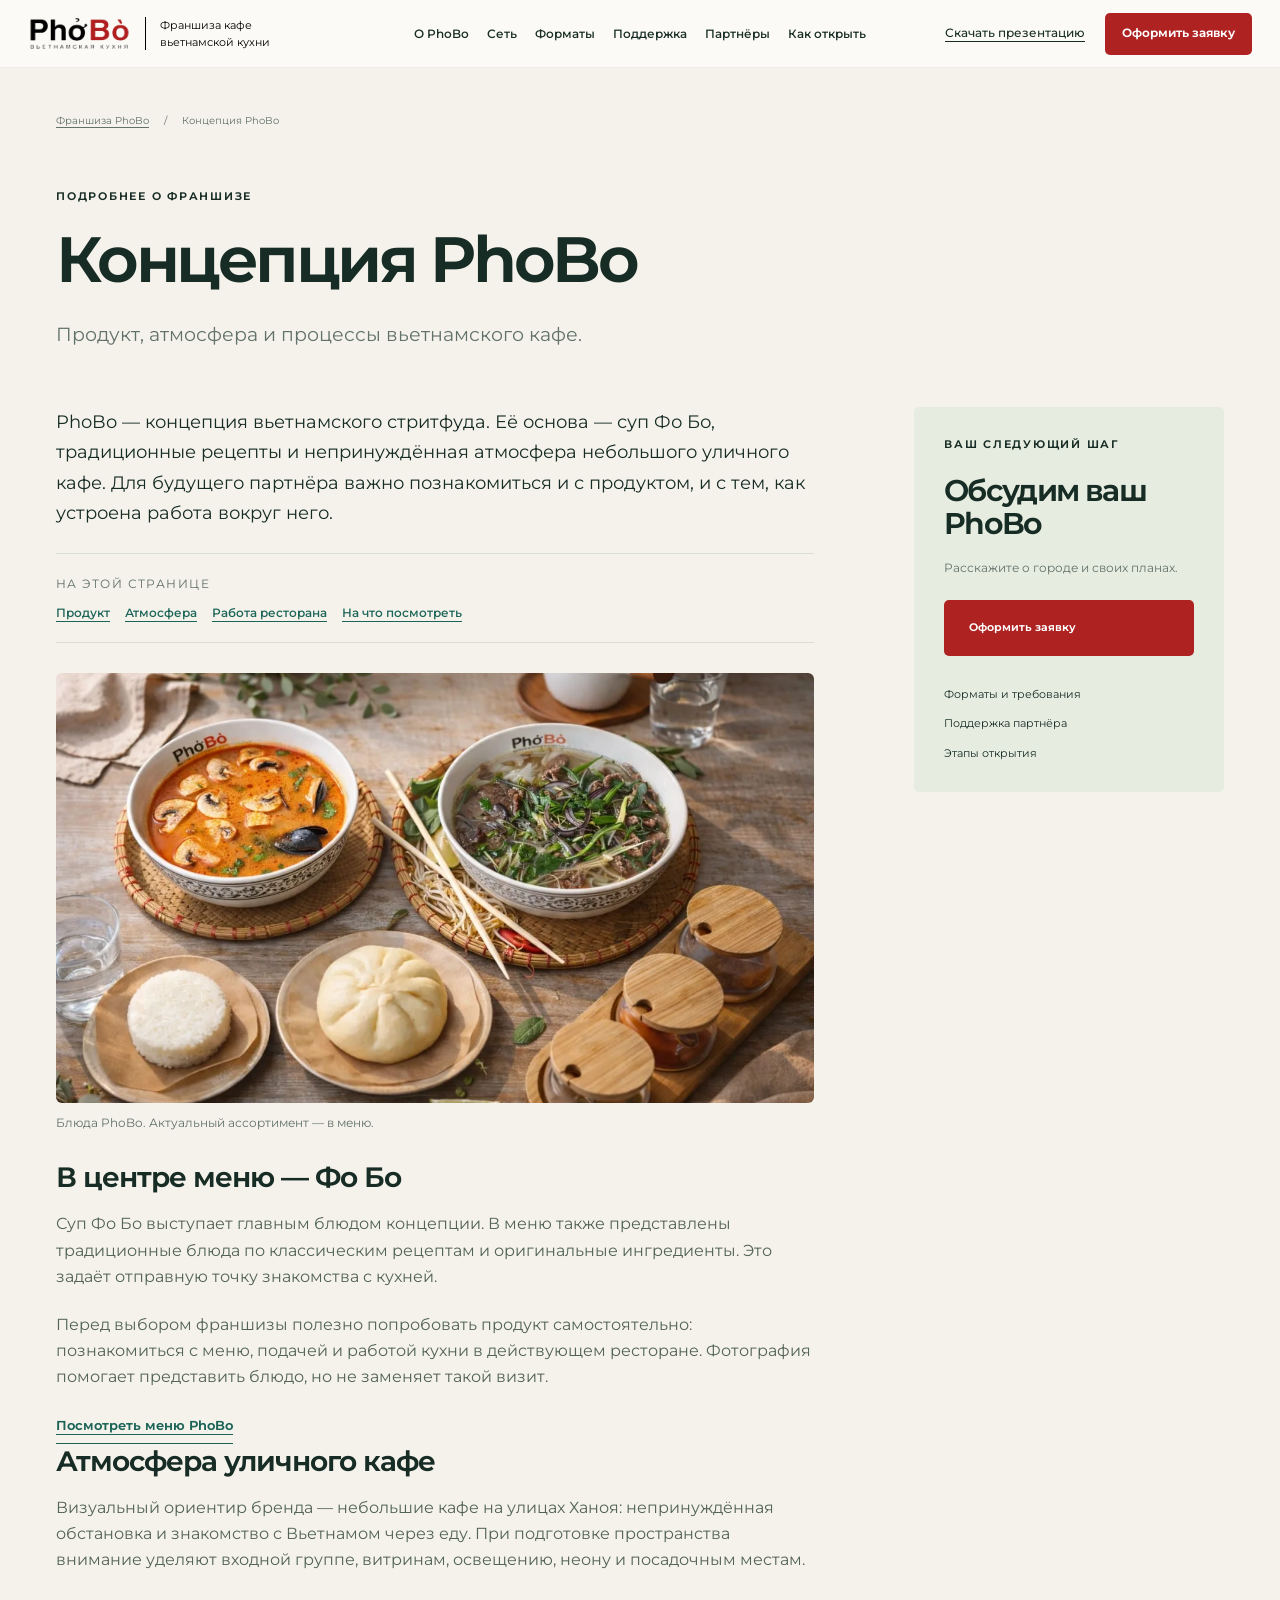
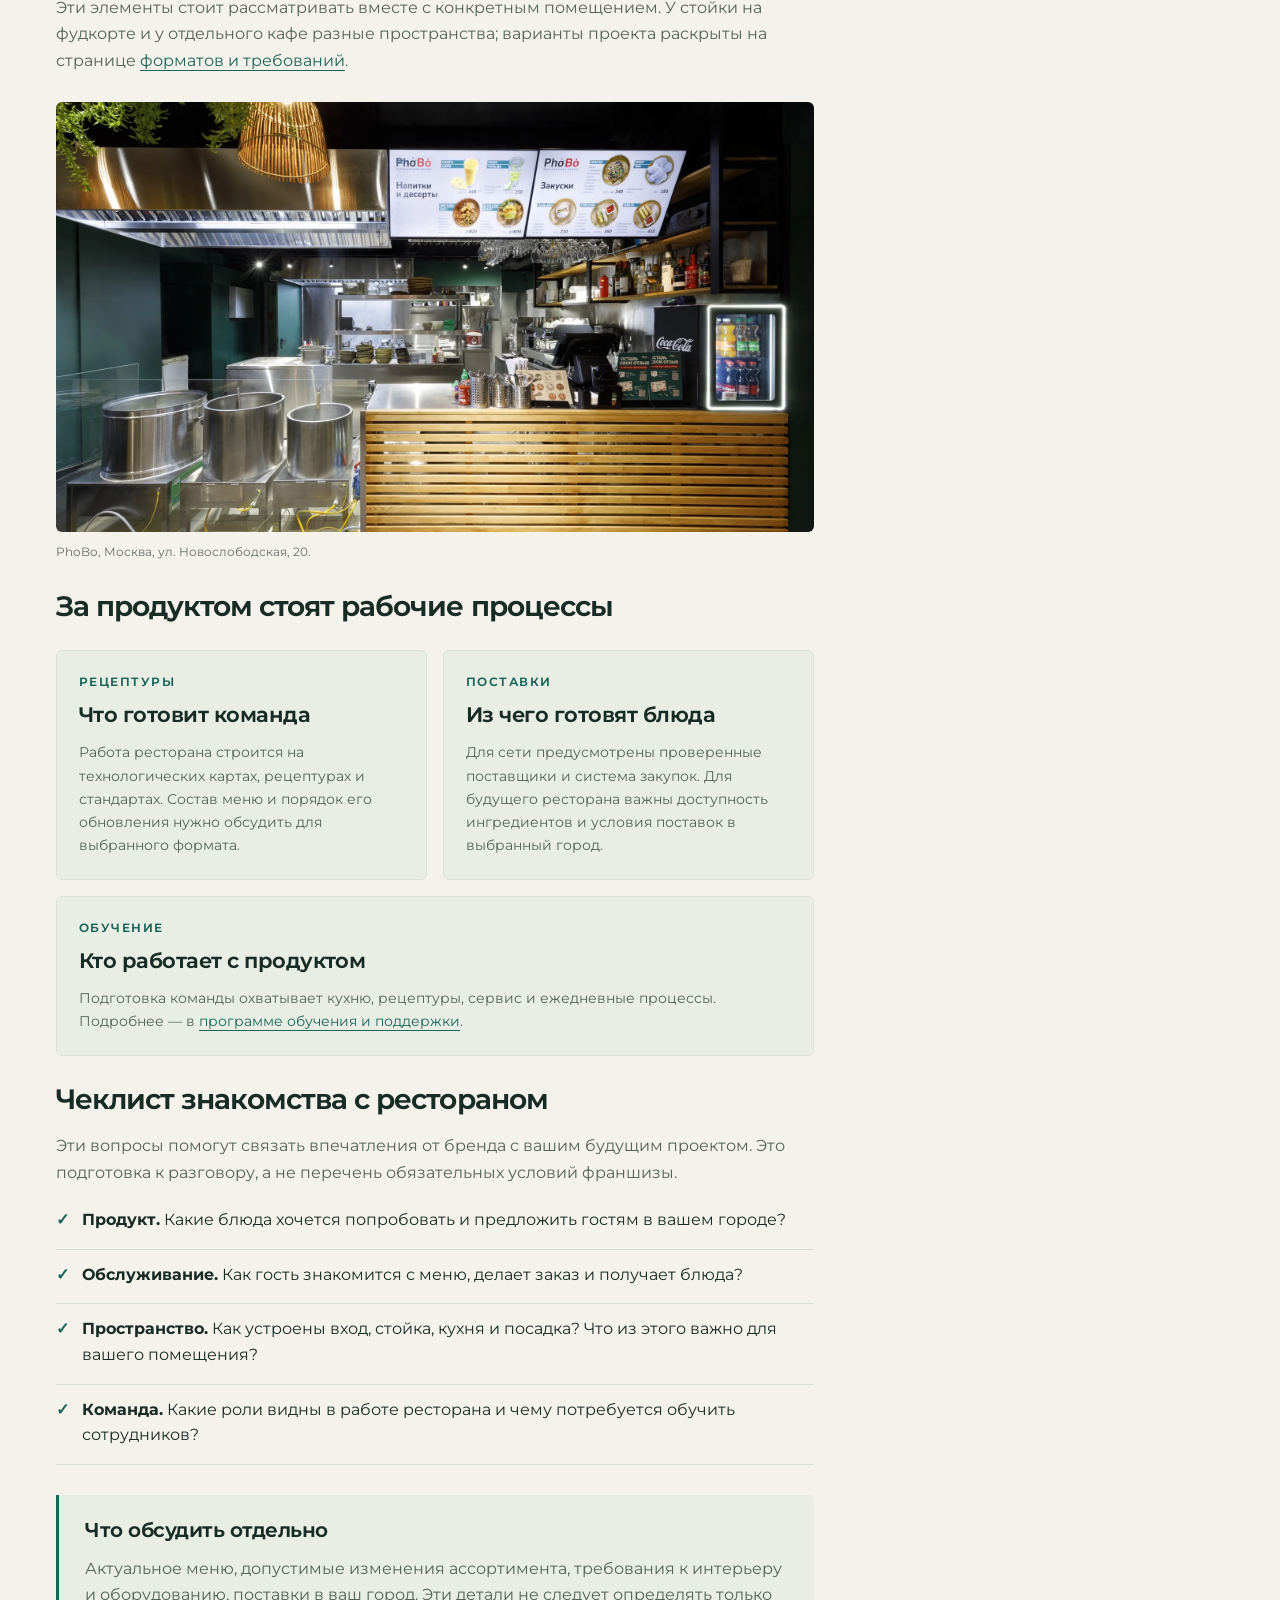
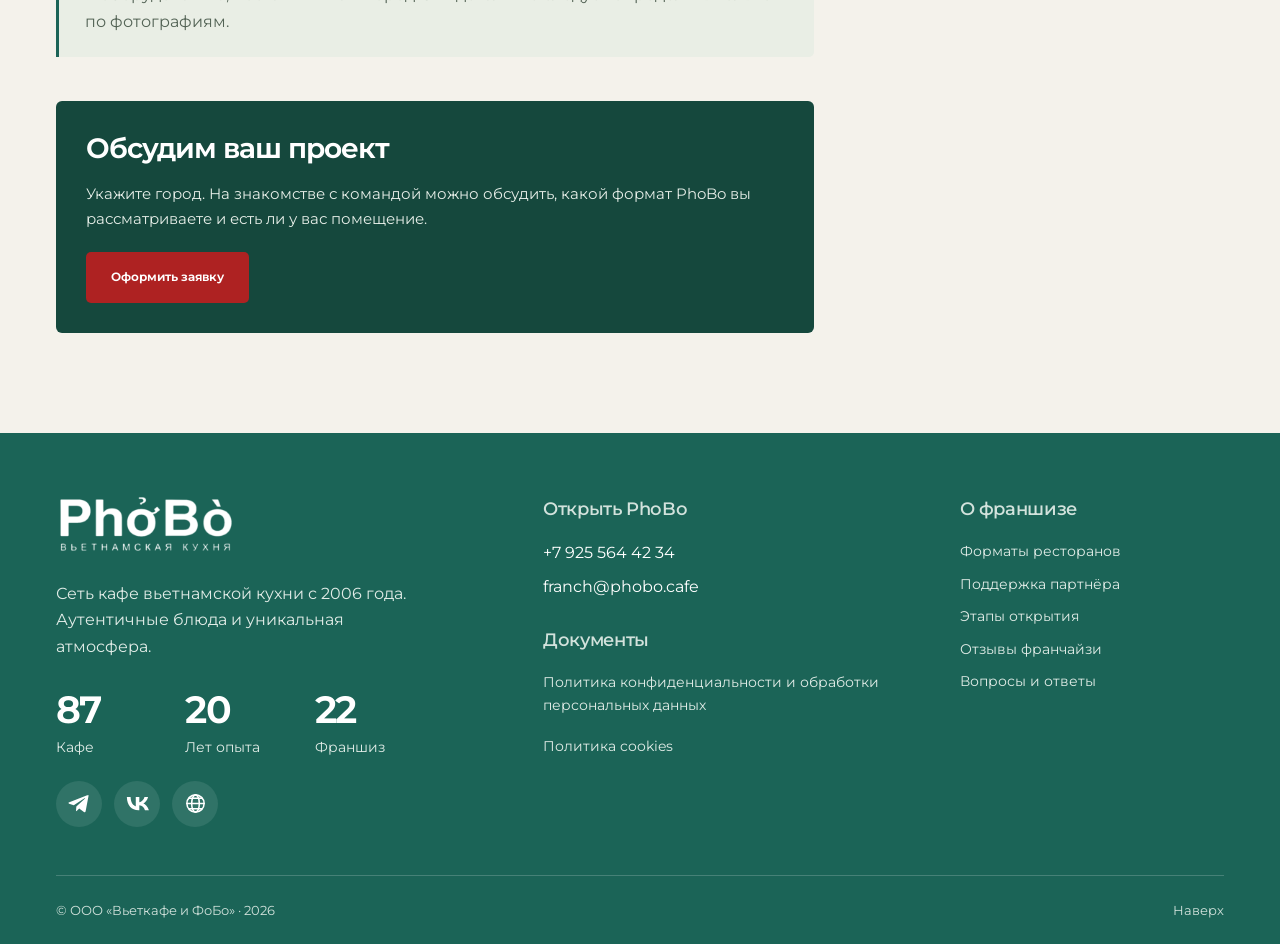
<file: concept/index.html>
<!doctype html><html lang="ru"><head><meta charset="utf-8"><meta name="viewport" content="width=device-width,initial-scale=1"><meta name="robots" content="noindex,nofollow"><title>Концепция PhoBo — PhoBo</title><meta name="description" content="Продукт, атмосфера и процессы вьетнамского кафе."><meta name="theme-color" content="#1B6457"><link rel="stylesheet" href="/styles.css?v=0973d2e502"><link rel="stylesheet" href="/forms.css?v=f6e828866c"><link rel="stylesheet" href="/details.css?v=258b08549c"><link rel="stylesheet" href="/map.css?v=cf1e8902d2"><link rel="stylesheet" href="/main-blocks.css?v=19b167cace"><link rel="stylesheet" href="/layout.css?v=8635ac16c0"><link rel="stylesheet" href="/fee-announcement.css?v=c4e7b58146"><script defer src="/app.js?v=a91ace04fc"></script><script defer src="/header.js?v=4f78e62489"></script><script defer src="/fee-announcement.js?v=9aa692f6fd"></script><noscript><link rel="stylesheet" href="/noscript.css?v=9e0cc5d78d"></noscript></head><body class="detail-page"><a class="skip-link" href="#main">Перейти к содержанию</a>
<header class="site-header">
  <a class="brand" href="/" aria-label="PhoBo — на главную">
    <img src="/photos/logo.png" width="109" height="50" alt="PhoBo">
    <span>Франшиза кафе<br> вьетнамской кухни</span>
  </a>
  <nav id="site-nav" aria-label="Основная навигация">
    <a href="/#concept">О PhoBo</a><a href="/#network">Сеть</a><a href="/#formats">Форматы</a><a href="/#support">Поддержка</a><a href="/#partners">Партнёры</a><a href="/#opening">Как открыть</a>
  </nav>
  <div class="header-actions"><a class="presentation-link" href="/presentations/phobo-franchise.pdf" download>Скачать презентацию</a>
<a class="button button-red" href="/#application" data-application data-location="header">Оформить заявку</a></div>
  <button class="menu-toggle" data-menu-toggle aria-controls="site-nav" aria-expanded="false" aria-label="Открыть меню"><span></span><span></span></button>
</header>
<main id="main" class="detail-main">
<div class="container">
<nav class="breadcrumbs" aria-label="Хлебные крошки"><a href="/">Франшиза PhoBo</a><span aria-hidden="true">/</span><span>Концепция PhoBo</span></nav>
<header class="article-heading">
<p class="eyebrow">Подробнее о франшизе</p>
<h1>Концепция PhoBo</h1>
<p class="lead">Продукт, атмосфера и процессы вьетнамского кафе.</p></header>
<div class="article-layout">
<article class="article-body"><div class="dc-content">
<p class="dc-intro">PhoBo — концепция вьетнамского стритфуда. Её основа — суп Фо Бо, традиционные рецепты и непринуждённая атмосфера небольшого уличного кафе. Для будущего партнёра важно познакомиться и с продуктом, и с тем, как устроена работа вокруг него.</p>
<nav class="dc-contents" aria-label="На этой странице"><span>На этой странице</span><a href="#concept-product">Продукт</a><a href="#concept-place">Атмосфера</a><a href="#concept-process">Работа ресторана</a><a href="#concept-visit">На что посмотреть</a></nav>
<figure class="dc-figure"><img src="/photos/food-table.webp" alt="Блюда PhoBo на столе" width="1280" height="853" loading="lazy"><figcaption>Блюда PhoBo. Актуальный ассортимент — в меню.</figcaption></figure>
<section id="concept-product">
<h2>В центре меню — Фо Бо</h2>
<p>Суп Фо Бо выступает главным блюдом концепции. В меню также представлены традиционные блюда по классическим рецептам и оригинальные ингредиенты. Это задаёт отправную точку знакомства с кухней.</p>
<p>Перед выбором франшизы полезно попробовать продукт самостоятельно: познакомиться с меню, подачей и работой кухни в действующем ресторане. Фотография помогает представить блюдо, но не заменяет такой визит.</p>
<a class="text-link" href="https://phobo.cafe/bot_menu" target="_blank" rel="noopener noreferrer">Посмотреть меню PhoBo</a></section>
<section id="concept-place">
<h2>Атмосфера уличного кафе</h2>
<p>Визуальный ориентир бренда — небольшие кафе на улицах Ханоя: непринуждённая обстановка и знакомство с Вьетнамом через еду. При подготовке пространства внимание уделяют входной группе, витринам, освещению, неону и посадочным местам.</p>
<p>Эти элементы стоит рассматривать вместе с конкретным помещением. У стойки на фудкорте и у отдельного кафе разные пространства; варианты проекта раскрыты на странице <a href="/formats/">форматов и требований</a>.</p>
<figure class="dc-figure"><img src="/photos/format-street-hall.webp" alt="Зал и открытая кухня PhoBo на Новослободской" width="1920" height="1440" loading="lazy"><figcaption>PhoBo, Москва, ул. Новослободская, 20.</figcaption></figure></section>
<section id="concept-process">
<h2>За продуктом стоят рабочие процессы</h2>
<div class="dc-card-grid">
<article class="dc-card"><span class="dc-kicker">Рецептуры</span><h3>Что готовит команда</h3>
<p>Работа ресторана строится на технологических картах, рецептурах и стандартах. Состав меню и порядок его обновления нужно обсудить для выбранного формата.</p></article>
<article class="dc-card"><span class="dc-kicker">Поставки</span><h3>Из чего готовят блюда</h3>
<p>Для сети предусмотрены проверенные поставщики и система закупок. Для будущего ресторана важны доступность ингредиентов и условия поставок в выбранный город.</p></article>
<article class="dc-card"><span class="dc-kicker">Обучение</span><h3>Кто работает с продуктом</h3>
<p>Подготовка команды охватывает кухню, рецептуры, сервис и ежедневные процессы. Подробнее — в <a href="/support/#support-training">программе обучения и поддержки</a>.</p></article></div></section>
<section id="concept-visit">
<h2>Чеклист знакомства с рестораном</h2>
<p>Эти вопросы помогут связать впечатления от бренда с вашим будущим проектом. Это подготовка к разговору, а не перечень обязательных условий франшизы.</p>
<ul class="dc-checklist">
<li><strong>Продукт.</strong> Какие блюда хочется попробовать и предложить гостям в вашем городе?</li>
<li><strong>Обслуживание.</strong> Как гость знакомится с меню, делает заказ и получает блюда?</li>
<li><strong>Пространство.</strong> Как устроены вход, стойка, кухня и посадка? Что из этого важно для вашего помещения?</li>
<li><strong>Команда.</strong> Какие роли видны в работе ресторана и чему потребуется обучить сотрудников?</li></ul>
<div class="dc-callout">
<h3>Что обсудить отдельно</h3>
<p>Актуальное меню, допустимые изменения ассортимента, требования к интерьеру и оборудованию, поставки в ваш город. Эти детали не следует определять только по фотографиям.</p></div></section>
<aside class="dc-next"><h2>Обсудим ваш проект</h2>
<p>Укажите город. На знакомстве с командой можно обсудить, какой формат PhoBo вы рассматриваете и есть ли у вас помещение.</p><a class="button button-red" href="/#application" data-application data-location="detail-body-concept">Оформить заявку</a></aside>
</div></article>
<aside class="article-sidebar"><p class="eyebrow">Ваш следующий шаг</p>
<h2>Обсудим ваш PhoBo</h2>
<p>Расскажите о городе и своих планах.</p><a class="button button-red" href="/#application" data-application data-location="detail-concept">Оформить заявку</a><nav aria-label="Связанные материалы"><a href="/formats/">Форматы и требования</a><a href="/support/">Поддержка партнёра</a><a href="/opening/">Этапы открытия</a></nav></aside></div></div></main><footer class="site-footer">
  <div class="container footer-top">
    <div class="footer-about">
      <a class="footer-brand" href="/" aria-label="PhoBo — на главную"><img src="/photos/logo.png" width="180" height="54" alt="PhoBo — вьетнамская кухня"></a>
      <p class="footer-description">Сеть кафе вьетнамской кухни с 2006 года. Аутентичные блюда и уникальная атмосфера.</p>
      <div class="footer-stats" aria-label="PhoBo в цифрах">
        <p><strong>87</strong><span>Кафе</span></p>
        <p><strong>20</strong><span>Лет опыта</span></p>
        <p><strong>22</strong><span>Франшиз</span></p>
      </div>
      <div class="footer-socials" aria-label="Социальные сети и сайт PhoBo">
        <a href="https://t.me/phobocafe" target="_blank" rel="noopener noreferrer" aria-label="PhoBo в Telegram"><svg viewBox="0 0 24 24" aria-hidden="true"><path d="M21.6 3.2 18.4 20c-.2 1.2-.9 1.4-1.8.9l-4.9-3.6-2.4 2.3c-.3.3-.5.5-1 .5l.4-5 9.1-8.2c.4-.4-.1-.6-.6-.3L6 13.7l-4.8-1.5c-1-.3-1-1 .2-1.4L20 3.5c.9-.3 1.6.2 1.6-.3Z"/></svg></a>
        <a href="https://vk.com/phobo.cafe" target="_blank" rel="noopener noreferrer" aria-label="PhoBo во ВКонтакте"><svg viewBox="0 0 24 24" aria-hidden="true"><path d="M13.2 19C5.5 19 1.1 13.8.9 5.2h3.9c.2 6.3 3.1 9 5.4 9.6V5.2h3.7v5.5c2.3-.3 4.6-2.8 5.4-5.5H23c-.6 3.3-3 5.8-4.8 6.8 1.8.8 4.6 3 5.7 7h-4.1c-.9-2.7-2.9-4.8-5.9-5.1V19Z"/></svg></a>
        <a href="https://phobo.cafe" target="_blank" rel="noopener noreferrer" aria-label="Официальный сайт PhoBo"><svg class="footer-globe" viewBox="0 0 24 24" aria-hidden="true"><circle cx="12" cy="12" r="9"/><ellipse cx="12" cy="12" rx="4" ry="9"/><path d="M3 12h18M5 6.5h14M5 17.5h14"/></svg></a>
      </div>
    </div>
    <div class="footer-contact">
      <h2>Открыть PhoBo</h2>
      <a href="tel:+79255644234">+7 925 564 42 34</a>
      <a href="mailto:franch@phobo.cafe">franch@phobo.cafe</a>
      <div class="footer-documents">
        <h3>Документы</h3>
        <ul>
<li><a href="/policy/">Политика конфиденциальности и обработки персональных данных</a>
</li>
<li><a href="/cookies/">Политика cookies</a>
</li></ul>
      </div>
    </div>
    <nav class="footer-navigation" aria-labelledby="footer-navigation-title">
      <h2 id="footer-navigation-title">О франшизе</h2>
      <div class="footer-links"><a href="/formats/">Форматы ресторанов</a><a href="/support/">Поддержка партнёра</a><a href="/opening/">Этапы открытия</a><a href="/reviews/">Отзывы франчайзи</a><a href="/faq/">Вопросы и ответы</a></div>
    </nav>
  </div>
  <div class="container footer-bottom"><span>© ООО «Вьеткафе и ФоБо» · 2026</span><a href="#main">Наверх</a></div>
</footer>
<dialog id="fee-announcement" class="fee-announcement" aria-labelledby="fee-announcement-title" aria-describedby="fee-announcement-description" data-delay-ms="50000">
  <div class="fee-shell">
    <button class="fee-close" type="button" data-fee-close aria-label="Закрыть уведомление" autofocus><svg viewBox="0 0 24 24" aria-hidden="true"><path d="m6 6 12 12M18 6 6 18"/></svg></button>
    <div class="fee-layout">
      <figure class="fee-media"><img src="/photos/franchise-fee-2027.png" width="1536" height="1024" alt="Информация PhoBo о паушальном взносе с 2027 года" decoding="async"></figure>
      <div class="fee-copy">
        <h2 id="fee-announcement-title" class="fee-title">Заключите договор до конца 2026 года и зафиксируйте паушальный взнос — 1,2&nbsp;млн&nbsp;₽!</h2>
        <p id="fee-announcement-description" class="fee-description">Направьте 300&nbsp;000&nbsp;₽ на запуск своего ресторана.</p>
        <a class="fee-apply" href="/#application" data-fee-apply>Оставить заявку</a>
      </div>
    </div>
  </div>
</dialog>
</body></html>
</file>
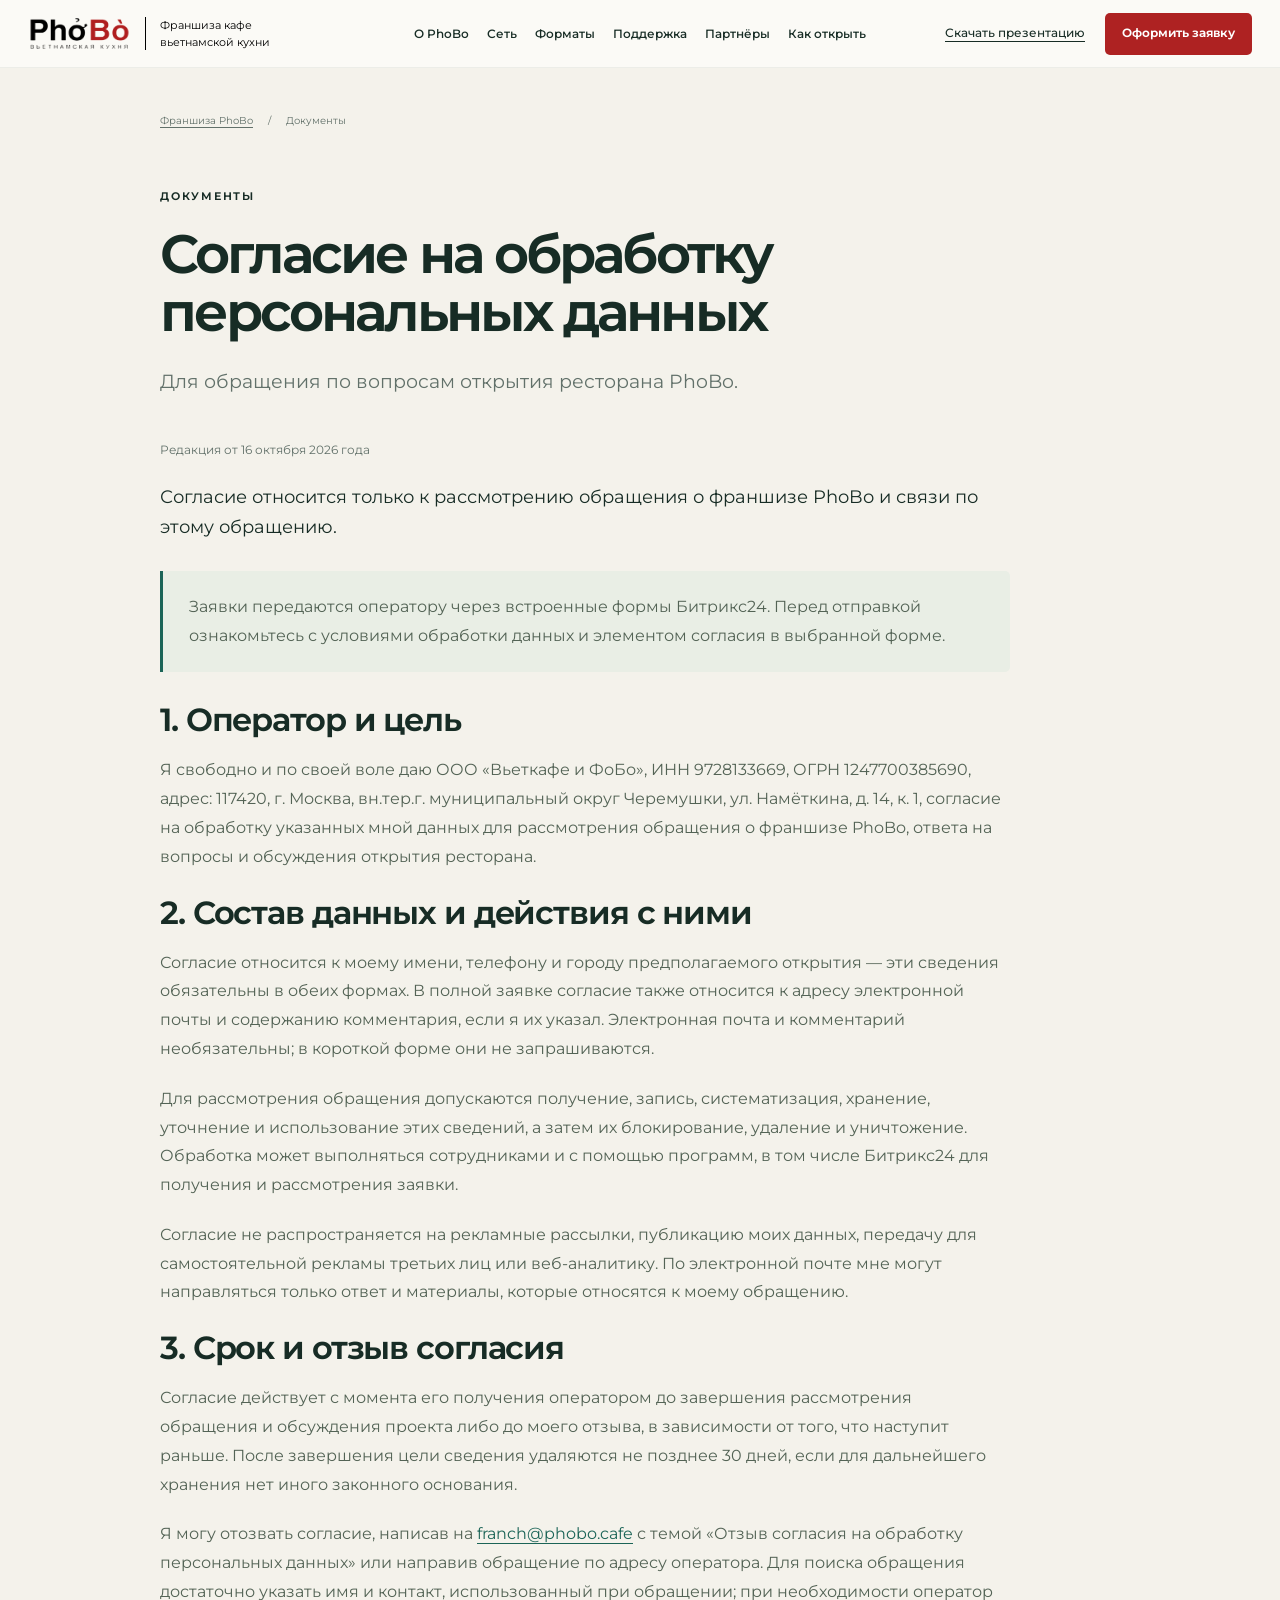
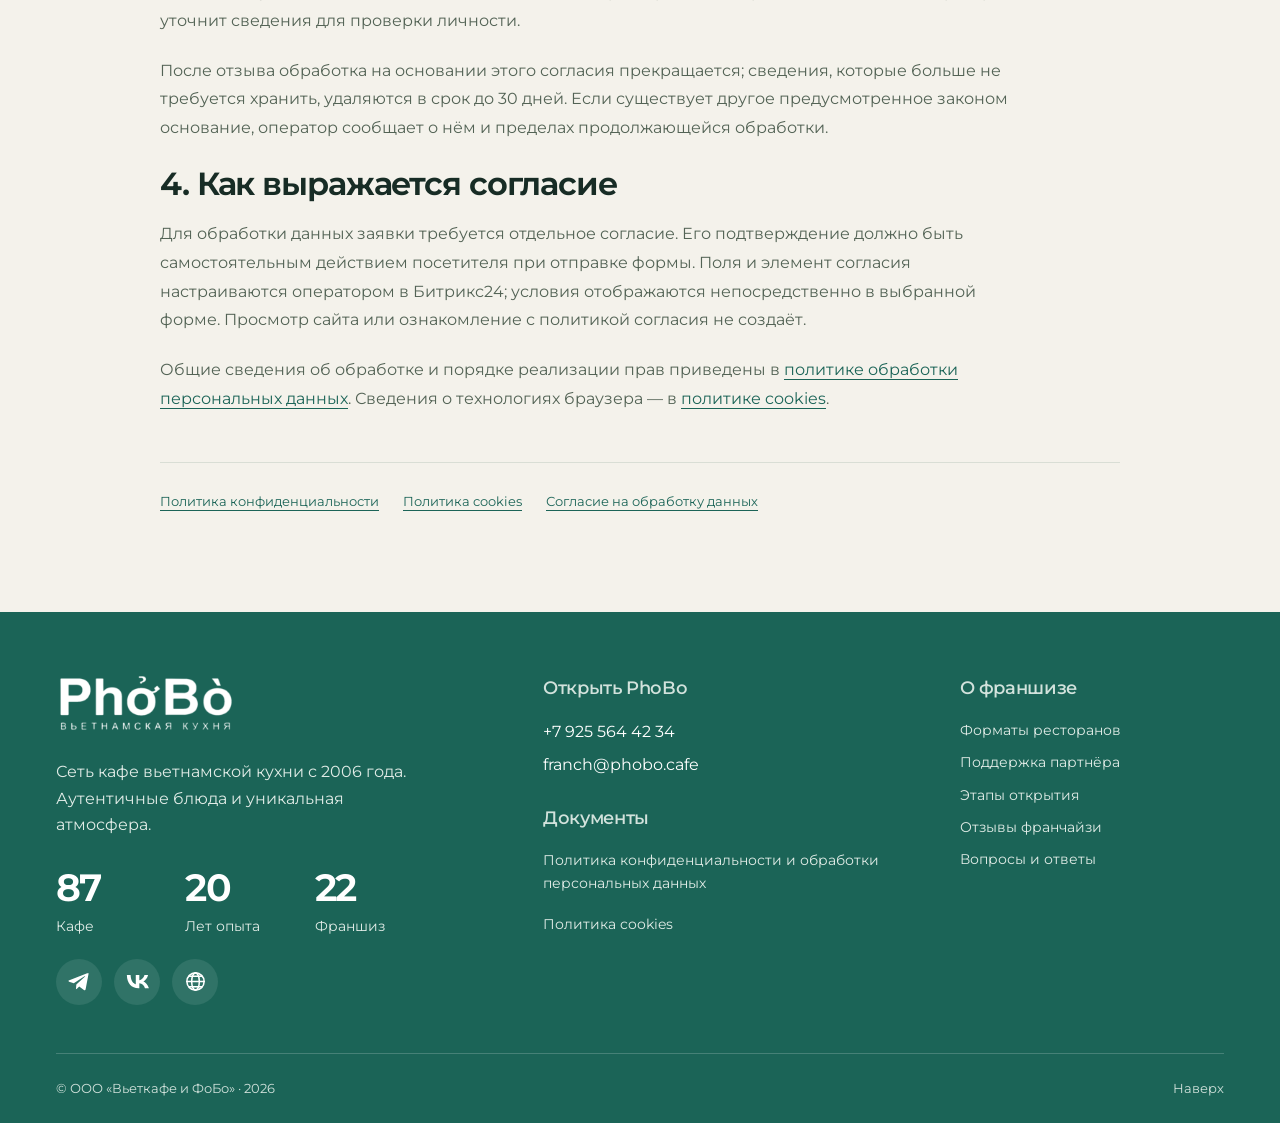
<file: consent/index.html>
<!doctype html><html lang="ru"><head><meta charset="utf-8"><meta name="viewport" content="width=device-width,initial-scale=1"><meta name="robots" content="noindex,nofollow"><title>Согласие на обработку персональных данных — PhoBo</title><meta name="description" content="Для обращения по вопросам открытия ресторана PhoBo."><meta name="theme-color" content="#1B6457"><link rel="stylesheet" href="/styles.css?v=0973d2e502"><link rel="stylesheet" href="/forms.css?v=f6e828866c"><link rel="stylesheet" href="/details.css?v=258b08549c"><link rel="stylesheet" href="/map.css?v=cf1e8902d2"><link rel="stylesheet" href="/main-blocks.css?v=19b167cace"><link rel="stylesheet" href="/layout.css?v=8635ac16c0"><link rel="stylesheet" href="/fee-announcement.css?v=c4e7b58146"><link rel="stylesheet" href="/legal.css?v=664fe14fb9"><script defer src="/app.js?v=a91ace04fc"></script><script defer src="/header.js?v=4f78e62489"></script><script defer src="/fee-announcement.js?v=9aa692f6fd"></script><noscript><link rel="stylesheet" href="/noscript.css?v=9e0cc5d78d"></noscript></head><body class="detail-page"><a class="skip-link" href="#main">Перейти к содержанию</a>
<header class="site-header">
  <a class="brand" href="/" aria-label="PhoBo — на главную">
    <img src="/photos/logo.png" width="109" height="50" alt="PhoBo">
    <span>Франшиза кафе<br> вьетнамской кухни</span>
  </a>
  <nav id="site-nav" aria-label="Основная навигация">
    <a href="/#concept">О PhoBo</a><a href="/#network">Сеть</a><a href="/#formats">Форматы</a><a href="/#support">Поддержка</a><a href="/#partners">Партнёры</a><a href="/#opening">Как открыть</a>
  </nav>
  <div class="header-actions"><a class="presentation-link" href="/presentations/phobo-franchise.pdf" download>Скачать презентацию</a>
<a class="button button-red" href="/#application" data-application data-location="header">Оформить заявку</a></div>
  <button class="menu-toggle" data-menu-toggle aria-controls="site-nav" aria-expanded="false" aria-label="Открыть меню"><span></span><span></span></button>
</header>
<main id="main" class="detail-main legal-main">
  <div class="container">
    <nav class="breadcrumbs" aria-label="Хлебные крошки"><a href="/">Франшиза PhoBo</a><span aria-hidden="true">/</span><span>Документы</span></nav>
    <header class="article-heading">
      <p class="eyebrow">Документы</p>
      <h1>Согласие на обработку персональных данных</h1>
      <p class="lead">Для обращения по вопросам открытия ресторана PhoBo.</p>
    </header>
    <article class="article-body legal-body"><div class="dc-content legal-content">
<p class="dc-small">Редакция от 16 октября 2026 года</p>
<p class="dc-intro">Согласие относится только к рассмотрению обращения о франшизе PhoBo и связи по этому обращению.</p>
<aside class="dc-callout"><p>Заявки передаются оператору через встроенные формы Битрикс24. Перед отправкой ознакомьтесь с условиями обработки данных и элементом согласия в выбранной форме.</p></aside>
<section>
<h2>1. Оператор и цель</h2>
<p>Я свободно и по своей воле даю ООО «Вьеткафе и ФоБо», ИНН 9728133669, ОГРН 1247700385690, адрес: 117420, г. Москва, вн.тер.г. муниципальный округ Черемушки, ул. Намёткина, д. 14, к. 1, согласие на обработку указанных мной данных для рассмотрения обращения о франшизе PhoBo, ответа на вопросы и обсуждения открытия ресторана.</p>
</section>
<section>
<h2>2. Состав данных и действия с ними</h2>
<p>Согласие относится к моему имени, телефону и городу предполагаемого открытия — эти сведения обязательны в обеих формах. В полной заявке согласие также относится к адресу электронной почты и содержанию комментария, если я их указал. Электронная почта и комментарий необязательны; в короткой форме они не запрашиваются.</p>
<p>Для рассмотрения обращения допускаются получение, запись, систематизация, хранение, уточнение и использование этих сведений, а затем их блокирование, удаление и уничтожение. Обработка может выполняться сотрудниками и с помощью программ, в том числе Битрикс24 для получения и рассмотрения заявки.</p>
<p>Согласие не распространяется на рекламные рассылки, публикацию моих данных, передачу для самостоятельной рекламы третьих лиц или веб-аналитику. По электронной почте мне могут направляться только ответ и материалы, которые относятся к моему обращению.</p>
</section>
<section>
<h2>3. Срок и отзыв согласия</h2>
<p>Согласие действует с момента его получения оператором до завершения рассмотрения обращения и обсуждения проекта либо до моего отзыва, в зависимости от того, что наступит раньше. После завершения цели сведения удаляются не позднее 30 дней, если для дальнейшего хранения нет иного законного основания.</p>
<p>Я могу отозвать согласие, написав на <a href="mailto:franch@phobo.cafe">franch@phobo.cafe</a> с темой «Отзыв согласия на обработку персональных данных» или направив обращение по адресу оператора. Для поиска обращения достаточно указать имя и контакт, использованный при обращении; при необходимости оператор уточнит сведения для проверки личности.</p>
<p>После отзыва обработка на основании этого согласия прекращается; сведения, которые больше не требуется хранить, удаляются в срок до 30 дней. Если существует другое предусмотренное законом основание, оператор сообщает о нём и пределах продолжающейся обработки.</p>
</section>
<section>
<h2>4. Как выражается согласие</h2>
<p>Для обработки данных заявки требуется отдельное согласие. Его подтверждение должно быть самостоятельным действием посетителя при отправке формы. Поля и элемент согласия настраиваются оператором в Битрикс24; условия отображаются непосредственно в выбранной форме. Просмотр сайта или ознакомление с политикой согласия не создаёт.</p>
<p>Общие сведения об обработке и порядке реализации прав приведены в <a href="/policy/">политике обработки персональных данных</a>. Сведения о технологиях браузера — в <a href="/cookies/">политике cookies</a>.</p>
</section>
</div>
</article>
    <nav class="legal-navigation" aria-label="Документы сайта"><a href="/policy/">Политика конфиденциальности</a><a href="/cookies/">Политика cookies</a><a href="/consent/">Согласие на обработку данных</a></nav>
  </div>
</main>
<footer class="site-footer">
  <div class="container footer-top">
    <div class="footer-about">
      <a class="footer-brand" href="/" aria-label="PhoBo — на главную"><img src="/photos/logo.png" width="180" height="54" alt="PhoBo — вьетнамская кухня"></a>
      <p class="footer-description">Сеть кафе вьетнамской кухни с 2006 года. Аутентичные блюда и уникальная атмосфера.</p>
      <div class="footer-stats" aria-label="PhoBo в цифрах">
        <p><strong>87</strong><span>Кафе</span></p>
        <p><strong>20</strong><span>Лет опыта</span></p>
        <p><strong>22</strong><span>Франшиз</span></p>
      </div>
      <div class="footer-socials" aria-label="Социальные сети и сайт PhoBo">
        <a href="https://t.me/phobocafe" target="_blank" rel="noopener noreferrer" aria-label="PhoBo в Telegram"><svg viewBox="0 0 24 24" aria-hidden="true"><path d="M21.6 3.2 18.4 20c-.2 1.2-.9 1.4-1.8.9l-4.9-3.6-2.4 2.3c-.3.3-.5.5-1 .5l.4-5 9.1-8.2c.4-.4-.1-.6-.6-.3L6 13.7l-4.8-1.5c-1-.3-1-1 .2-1.4L20 3.5c.9-.3 1.6.2 1.6-.3Z"/></svg></a>
        <a href="https://vk.com/phobo.cafe" target="_blank" rel="noopener noreferrer" aria-label="PhoBo во ВКонтакте"><svg viewBox="0 0 24 24" aria-hidden="true"><path d="M13.2 19C5.5 19 1.1 13.8.9 5.2h3.9c.2 6.3 3.1 9 5.4 9.6V5.2h3.7v5.5c2.3-.3 4.6-2.8 5.4-5.5H23c-.6 3.3-3 5.8-4.8 6.8 1.8.8 4.6 3 5.7 7h-4.1c-.9-2.7-2.9-4.8-5.9-5.1V19Z"/></svg></a>
        <a href="https://phobo.cafe" target="_blank" rel="noopener noreferrer" aria-label="Официальный сайт PhoBo"><svg class="footer-globe" viewBox="0 0 24 24" aria-hidden="true"><circle cx="12" cy="12" r="9"/><ellipse cx="12" cy="12" rx="4" ry="9"/><path d="M3 12h18M5 6.5h14M5 17.5h14"/></svg></a>
      </div>
    </div>
    <div class="footer-contact">
      <h2>Открыть PhoBo</h2>
      <a href="tel:+79255644234">+7 925 564 42 34</a>
      <a href="mailto:franch@phobo.cafe">franch@phobo.cafe</a>
      <div class="footer-documents">
        <h3>Документы</h3>
        <ul>
<li><a href="/policy/">Политика конфиденциальности и обработки персональных данных</a>
</li>
<li><a href="/cookies/">Политика cookies</a>
</li></ul>
      </div>
    </div>
    <nav class="footer-navigation" aria-labelledby="footer-navigation-title">
      <h2 id="footer-navigation-title">О франшизе</h2>
      <div class="footer-links"><a href="/formats/">Форматы ресторанов</a><a href="/support/">Поддержка партнёра</a><a href="/opening/">Этапы открытия</a><a href="/reviews/">Отзывы франчайзи</a><a href="/faq/">Вопросы и ответы</a></div>
    </nav>
  </div>
  <div class="container footer-bottom"><span>© ООО «Вьеткафе и ФоБо» · 2026</span><a href="#main">Наверх</a></div>
</footer>
</body></html>
</file>
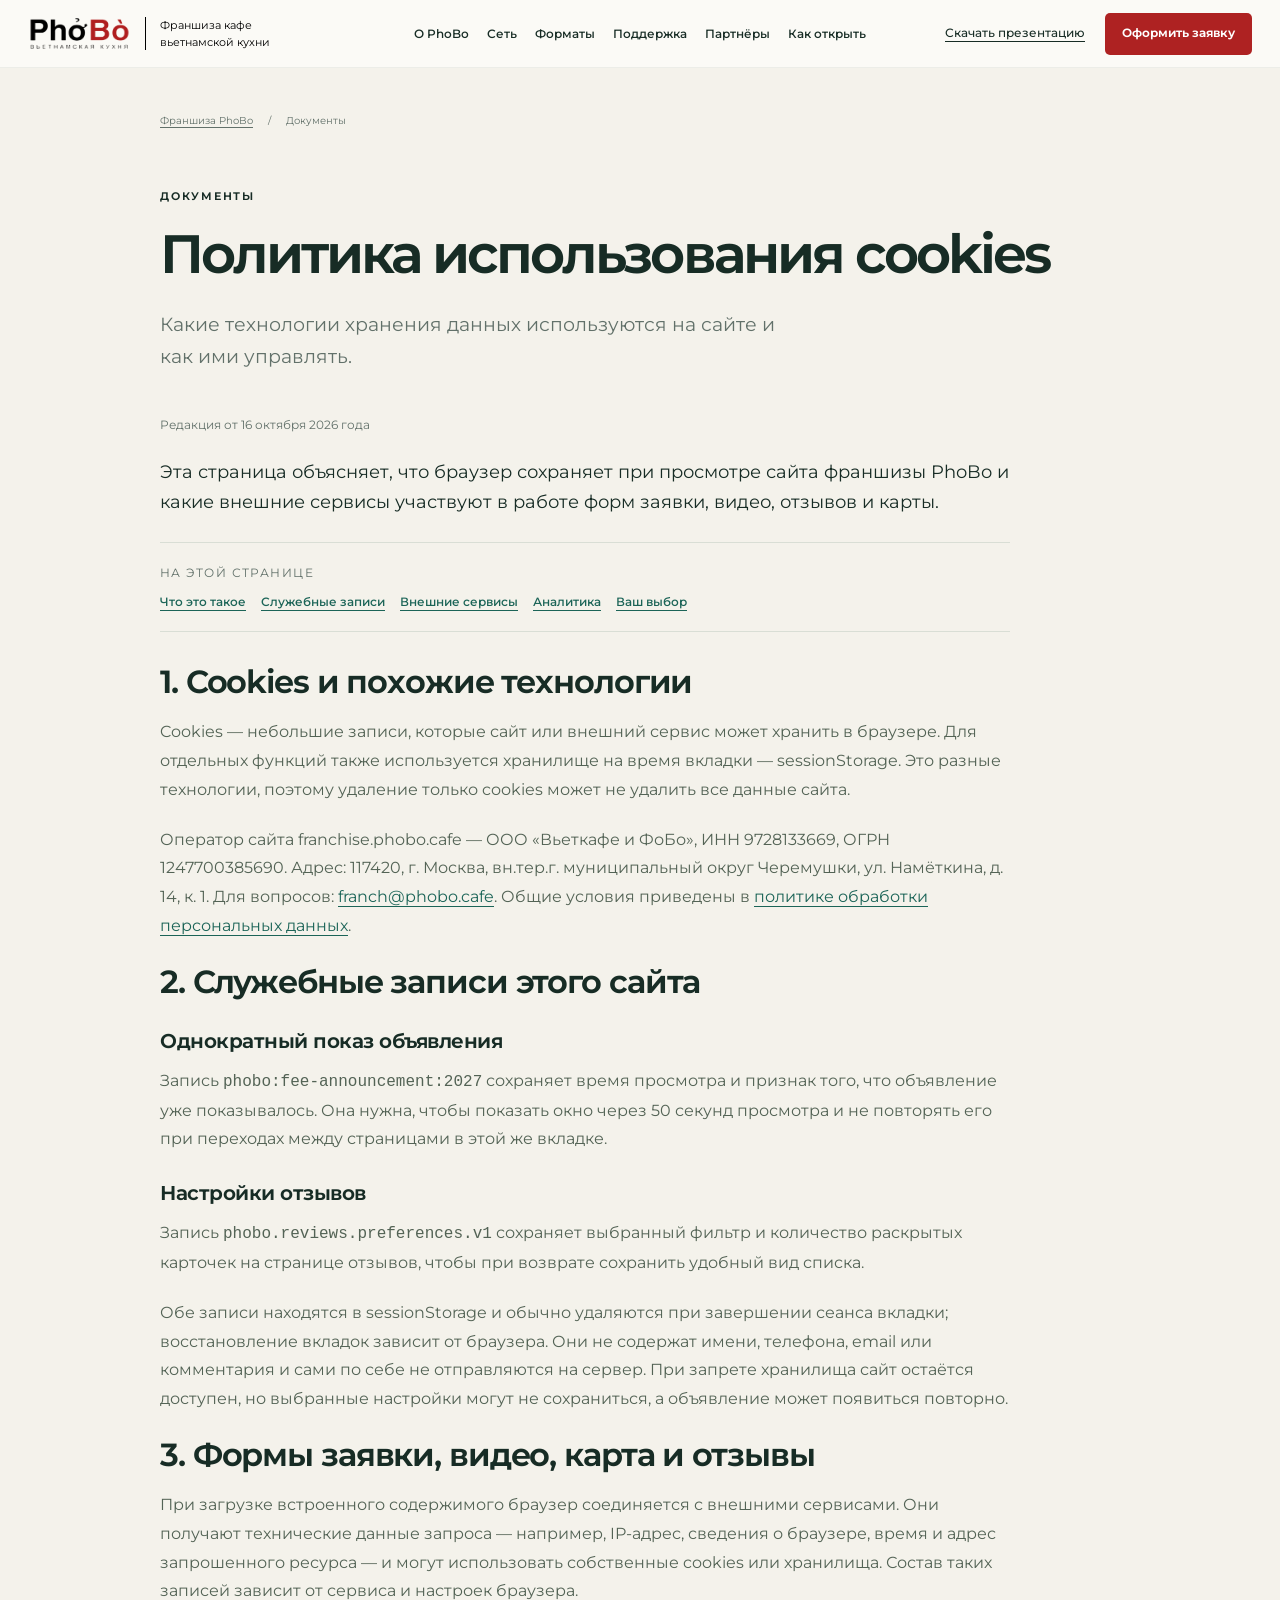
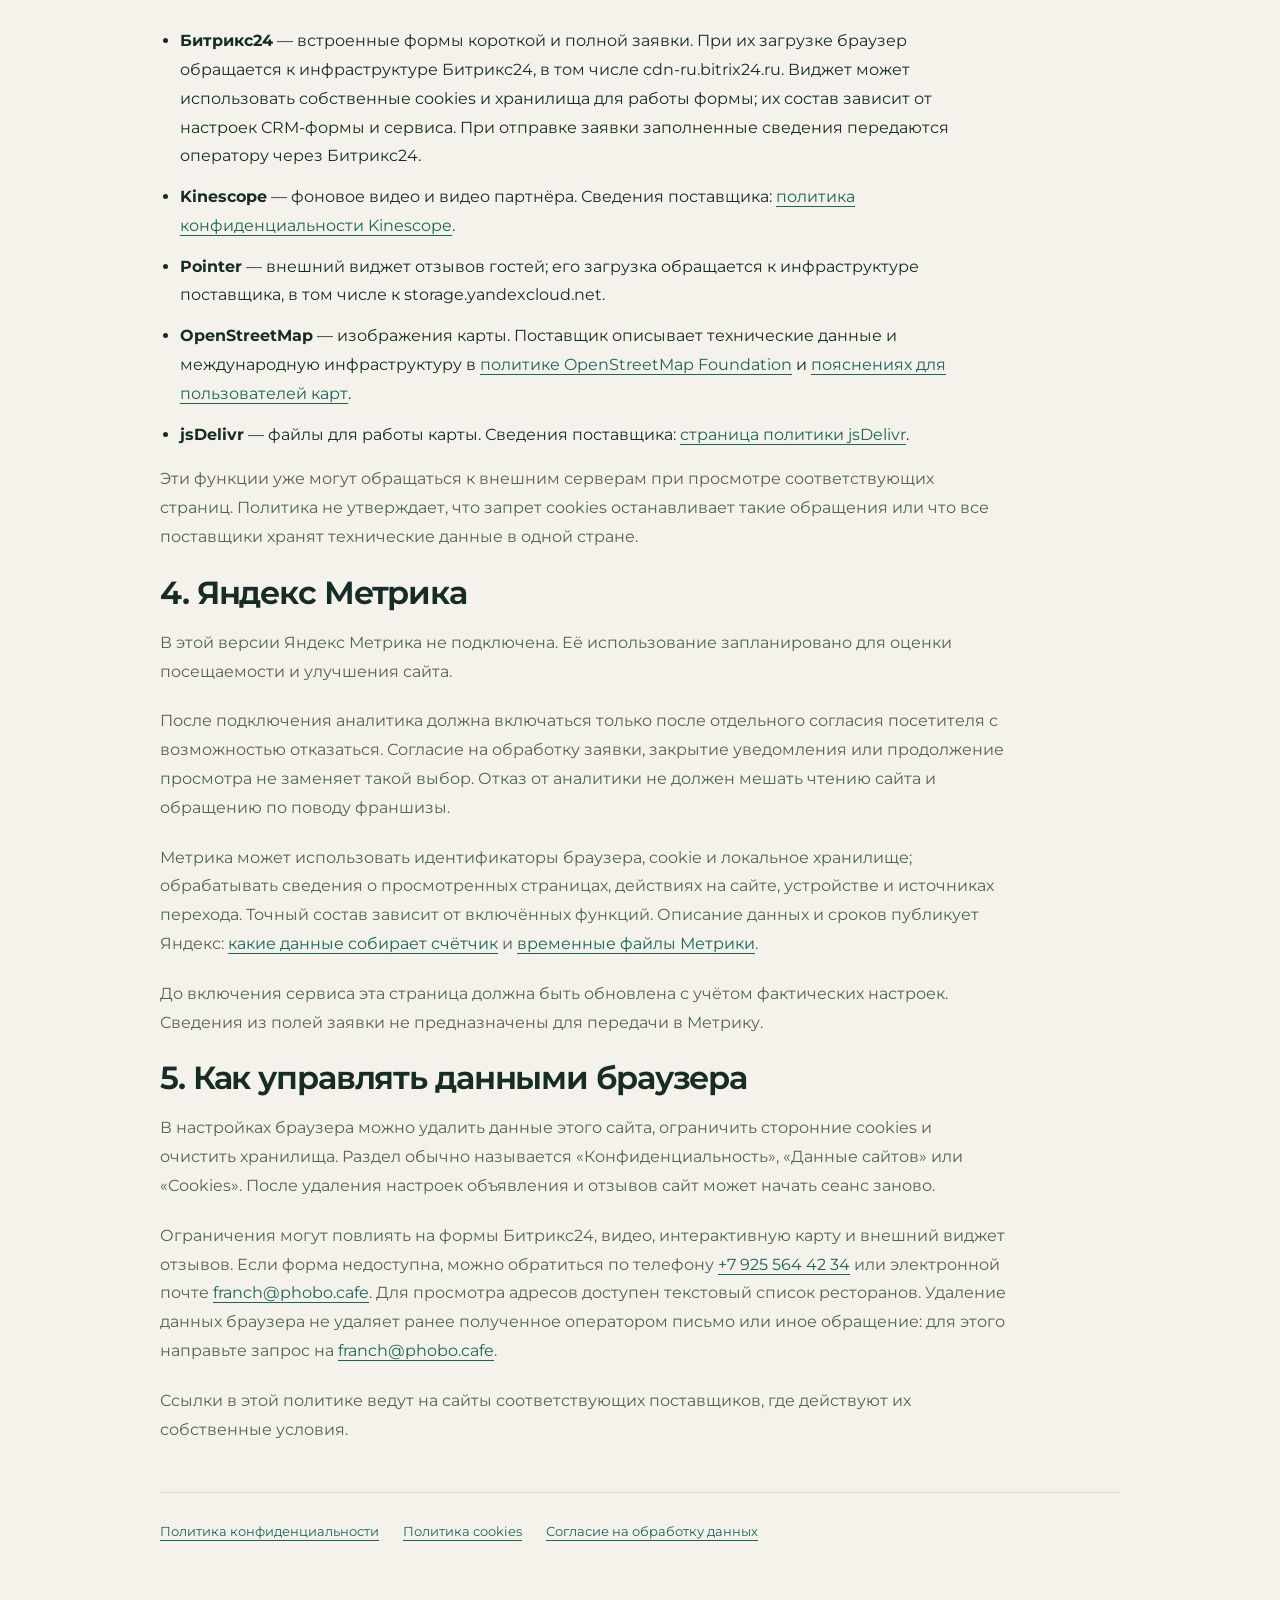
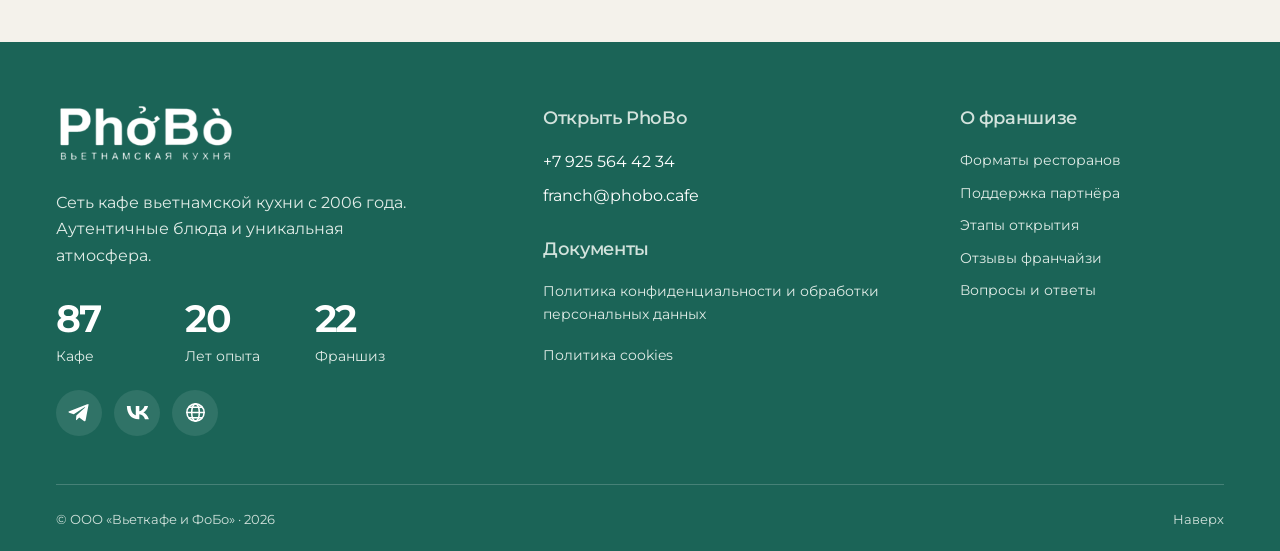
<file: cookies/index.html>
<!doctype html><html lang="ru"><head><meta charset="utf-8"><meta name="viewport" content="width=device-width,initial-scale=1"><meta name="robots" content="noindex,nofollow"><title>Политика использования cookies — PhoBo</title><meta name="description" content="Какие технологии хранения данных используются на сайте и как ими управлять."><meta name="theme-color" content="#1B6457"><link rel="stylesheet" href="/styles.css?v=0973d2e502"><link rel="stylesheet" href="/forms.css?v=f6e828866c"><link rel="stylesheet" href="/details.css?v=258b08549c"><link rel="stylesheet" href="/map.css?v=cf1e8902d2"><link rel="stylesheet" href="/main-blocks.css?v=19b167cace"><link rel="stylesheet" href="/layout.css?v=8635ac16c0"><link rel="stylesheet" href="/fee-announcement.css?v=c4e7b58146"><link rel="stylesheet" href="/legal.css?v=664fe14fb9"><script defer src="/app.js?v=a91ace04fc"></script><script defer src="/header.js?v=4f78e62489"></script><script defer src="/fee-announcement.js?v=9aa692f6fd"></script><noscript><link rel="stylesheet" href="/noscript.css?v=9e0cc5d78d"></noscript></head><body class="detail-page"><a class="skip-link" href="#main">Перейти к содержанию</a>
<header class="site-header">
  <a class="brand" href="/" aria-label="PhoBo — на главную">
    <img src="/photos/logo.png" width="109" height="50" alt="PhoBo">
    <span>Франшиза кафе<br> вьетнамской кухни</span>
  </a>
  <nav id="site-nav" aria-label="Основная навигация">
    <a href="/#concept">О PhoBo</a><a href="/#network">Сеть</a><a href="/#formats">Форматы</a><a href="/#support">Поддержка</a><a href="/#partners">Партнёры</a><a href="/#opening">Как открыть</a>
  </nav>
  <div class="header-actions"><a class="presentation-link" href="/presentations/phobo-franchise.pdf" download>Скачать презентацию</a>
<a class="button button-red" href="/#application" data-application data-location="header">Оформить заявку</a></div>
  <button class="menu-toggle" data-menu-toggle aria-controls="site-nav" aria-expanded="false" aria-label="Открыть меню"><span></span><span></span></button>
</header>
<main id="main" class="detail-main legal-main">
  <div class="container">
    <nav class="breadcrumbs" aria-label="Хлебные крошки"><a href="/">Франшиза PhoBo</a><span aria-hidden="true">/</span><span>Документы</span></nav>
    <header class="article-heading">
      <p class="eyebrow">Документы</p>
      <h1>Политика использования cookies</h1>
      <p class="lead">Какие технологии хранения данных используются на сайте и как ими управлять.</p>
    </header>
    <article class="article-body legal-body"><div class="dc-content legal-content">
<p class="dc-small">Редакция от 16 октября 2026 года</p>
<p class="dc-intro">Эта страница объясняет, что браузер сохраняет при просмотре сайта франшизы PhoBo и какие внешние сервисы участвуют в работе форм заявки, видео, отзывов и карты.</p>
<nav class="dc-contents" aria-label="На этой странице"><span>На этой странице</span><a href="#cookies-about">Что это такое</a><a href="#cookies-storage">Служебные записи</a><a href="#cookies-services">Внешние сервисы</a><a href="#cookies-analytics">Аналитика</a><a href="#cookies-choice">Ваш выбор</a></nav>
<section id="cookies-about">
<h2>1. Cookies и похожие технологии</h2>
<p>Cookies — небольшие записи, которые сайт или внешний сервис может хранить в браузере. Для отдельных функций также используется хранилище на время вкладки — sessionStorage. Это разные технологии, поэтому удаление только cookies может не удалить все данные сайта.</p>
<p>Оператор сайта franchise.phobo.cafe — ООО «Вьеткафе и ФоБо», ИНН 9728133669, ОГРН 1247700385690. Адрес: 117420, г. Москва, вн.тер.г. муниципальный округ Черемушки, ул. Намёткина, д. 14, к. 1. Для вопросов: <a href="mailto:franch@phobo.cafe">franch@phobo.cafe</a>. Общие условия приведены в <a href="/policy/">политике обработки персональных данных</a>.</p>
</section>
<section id="cookies-storage">
<h2>2. Служебные записи этого сайта</h2>
<h3>Однократный показ объявления</h3>
<p>Запись <code>phobo:fee-announcement:2027</code> сохраняет время просмотра и признак того, что объявление уже показывалось. Она нужна, чтобы показать окно через 50 секунд просмотра и не повторять его при переходах между страницами в этой же вкладке.</p>
<h3>Настройки отзывов</h3>
<p>Запись <code>phobo.reviews.preferences.v1</code> сохраняет выбранный фильтр и количество раскрытых карточек на странице отзывов, чтобы при возврате сохранить удобный вид списка.</p>
<p>Обе записи находятся в sessionStorage и обычно удаляются при завершении сеанса вкладки; восстановление вкладок зависит от браузера. Они не содержат имени, телефона, email или комментария и сами по себе не отправляются на сервер. При запрете хранилища сайт остаётся доступен, но выбранные настройки могут не сохраниться, а объявление может появиться повторно.</p>
</section>
<section id="cookies-services">
<h2>3. Формы заявки, видео, карта и отзывы</h2>
<p>При загрузке встроенного содержимого браузер соединяется с внешними сервисами. Они получают технические данные запроса — например, IP-адрес, сведения о браузере, время и адрес запрошенного ресурса — и могут использовать собственные cookies или хранилища. Состав таких записей зависит от сервиса и настроек браузера.</p>
<ul>
<li><strong>Битрикс24</strong> — встроенные формы короткой и полной заявки. При их загрузке браузер обращается к инфраструктуре Битрикс24, в том числе cdn-ru.bitrix24.ru. Виджет может использовать собственные cookies и хранилища для работы формы; их состав зависит от настроек CRM-формы и сервиса. При отправке заявки заполненные сведения передаются оператору через Битрикс24.</li>
<li><strong>Kinescope</strong> — фоновое видео и видео партнёра. Сведения поставщика: <a href="https://kinescope.ru/legal/privacy-policy" target="_blank" rel="noopener noreferrer">политика конфиденциальности Kinescope</a>.</li>
<li><strong>Pointer</strong> — внешний виджет отзывов гостей; его загрузка обращается к инфраструктуре поставщика, в том числе к storage.yandexcloud.net.</li>
<li><strong>OpenStreetMap</strong> — изображения карты. Поставщик описывает технические данные и международную инфраструктуру в <a href="https://osmfoundation.org/wiki/Privacy_Policy" target="_blank" rel="noopener noreferrer">политике OpenStreetMap Foundation</a> и <a href="https://osmfoundation.org/wiki/Services_and_tile_users_privacy_FAQ" target="_blank" rel="noopener noreferrer">пояснениях для пользователей карт</a>.</li>
<li><strong>jsDelivr</strong> — файлы для работы карты. Сведения поставщика: <a href="https://www.jsdelivr.com/terms/privacy-policy" target="_blank" rel="noopener noreferrer">страница политики jsDelivr</a>.</li>
</ul>
<p>Эти функции уже могут обращаться к внешним серверам при просмотре соответствующих страниц. Политика не утверждает, что запрет cookies останавливает такие обращения или что все поставщики хранят технические данные в одной стране.</p>
</section>
<section id="cookies-analytics">
<h2>4. Яндекс Метрика</h2>
<p>В этой версии Яндекс Метрика не подключена. Её использование запланировано для оценки посещаемости и улучшения сайта.</p>
<p>После подключения аналитика должна включаться только после отдельного согласия посетителя с возможностью отказаться. Согласие на обработку заявки, закрытие уведомления или продолжение просмотра не заменяет такой выбор. Отказ от аналитики не должен мешать чтению сайта и обращению по поводу франшизы.</p>
<p>Метрика может использовать идентификаторы браузера, cookie и локальное хранилище; обрабатывать сведения о просмотренных страницах, действиях на сайте, устройстве и источниках перехода. Точный состав зависит от включённых функций. Описание данных и сроков публикует Яндекс: <a href="https://yandex.ru/support/metrica/ru/code/data-collected" target="_blank" rel="noopener noreferrer">какие данные собирает счётчик</a> и <a href="https://yandex.ru/support/metrica/ru/general/cookie-usage" target="_blank" rel="noopener noreferrer">временные файлы Метрики</a>.</p>
<p>До включения сервиса эта страница должна быть обновлена с учётом фактических настроек. Сведения из полей заявки не предназначены для передачи в Метрику.</p>
</section>
<section id="cookies-choice">
<h2>5. Как управлять данными браузера</h2>
<p>В настройках браузера можно удалить данные этого сайта, ограничить сторонние cookies и очистить хранилища. Раздел обычно называется «Конфиденциальность», «Данные сайтов» или «Cookies». После удаления настроек объявления и отзывов сайт может начать сеанс заново.</p>
<p>Ограничения могут повлиять на формы Битрикс24, видео, интерактивную карту и внешний виджет отзывов. Если форма недоступна, можно обратиться по телефону <a href="tel:+79255644234">+7 925 564 42 34</a> или электронной почте <a href="mailto:franch@phobo.cafe">franch@phobo.cafe</a>. Для просмотра адресов доступен текстовый список ресторанов. Удаление данных браузера не удаляет ранее полученное оператором письмо или иное обращение: для этого направьте запрос на <a href="mailto:franch@phobo.cafe">franch@phobo.cafe</a>.</p>
<p>Ссылки в этой политике ведут на сайты соответствующих поставщиков, где действуют их собственные условия.</p>
</section>
</div>
</article>
    <nav class="legal-navigation" aria-label="Документы сайта"><a href="/policy/">Политика конфиденциальности</a><a href="/cookies/">Политика cookies</a><a href="/consent/">Согласие на обработку данных</a></nav>
  </div>
</main>
<footer class="site-footer">
  <div class="container footer-top">
    <div class="footer-about">
      <a class="footer-brand" href="/" aria-label="PhoBo — на главную"><img src="/photos/logo.png" width="180" height="54" alt="PhoBo — вьетнамская кухня"></a>
      <p class="footer-description">Сеть кафе вьетнамской кухни с 2006 года. Аутентичные блюда и уникальная атмосфера.</p>
      <div class="footer-stats" aria-label="PhoBo в цифрах">
        <p><strong>87</strong><span>Кафе</span></p>
        <p><strong>20</strong><span>Лет опыта</span></p>
        <p><strong>22</strong><span>Франшиз</span></p>
      </div>
      <div class="footer-socials" aria-label="Социальные сети и сайт PhoBo">
        <a href="https://t.me/phobocafe" target="_blank" rel="noopener noreferrer" aria-label="PhoBo в Telegram"><svg viewBox="0 0 24 24" aria-hidden="true"><path d="M21.6 3.2 18.4 20c-.2 1.2-.9 1.4-1.8.9l-4.9-3.6-2.4 2.3c-.3.3-.5.5-1 .5l.4-5 9.1-8.2c.4-.4-.1-.6-.6-.3L6 13.7l-4.8-1.5c-1-.3-1-1 .2-1.4L20 3.5c.9-.3 1.6.2 1.6-.3Z"/></svg></a>
        <a href="https://vk.com/phobo.cafe" target="_blank" rel="noopener noreferrer" aria-label="PhoBo во ВКонтакте"><svg viewBox="0 0 24 24" aria-hidden="true"><path d="M13.2 19C5.5 19 1.1 13.8.9 5.2h3.9c.2 6.3 3.1 9 5.4 9.6V5.2h3.7v5.5c2.3-.3 4.6-2.8 5.4-5.5H23c-.6 3.3-3 5.8-4.8 6.8 1.8.8 4.6 3 5.7 7h-4.1c-.9-2.7-2.9-4.8-5.9-5.1V19Z"/></svg></a>
        <a href="https://phobo.cafe" target="_blank" rel="noopener noreferrer" aria-label="Официальный сайт PhoBo"><svg class="footer-globe" viewBox="0 0 24 24" aria-hidden="true"><circle cx="12" cy="12" r="9"/><ellipse cx="12" cy="12" rx="4" ry="9"/><path d="M3 12h18M5 6.5h14M5 17.5h14"/></svg></a>
      </div>
    </div>
    <div class="footer-contact">
      <h2>Открыть PhoBo</h2>
      <a href="tel:+79255644234">+7 925 564 42 34</a>
      <a href="mailto:franch@phobo.cafe">franch@phobo.cafe</a>
      <div class="footer-documents">
        <h3>Документы</h3>
        <ul>
<li><a href="/policy/">Политика конфиденциальности и обработки персональных данных</a>
</li>
<li><a href="/cookies/">Политика cookies</a>
</li></ul>
      </div>
    </div>
    <nav class="footer-navigation" aria-labelledby="footer-navigation-title">
      <h2 id="footer-navigation-title">О франшизе</h2>
      <div class="footer-links"><a href="/formats/">Форматы ресторанов</a><a href="/support/">Поддержка партнёра</a><a href="/opening/">Этапы открытия</a><a href="/reviews/">Отзывы франчайзи</a><a href="/faq/">Вопросы и ответы</a></div>
    </nav>
  </div>
  <div class="container footer-bottom"><span>© ООО «Вьеткафе и ФоБо» · 2026</span><a href="#main">Наверх</a></div>
</footer>
</body></html>
</file>
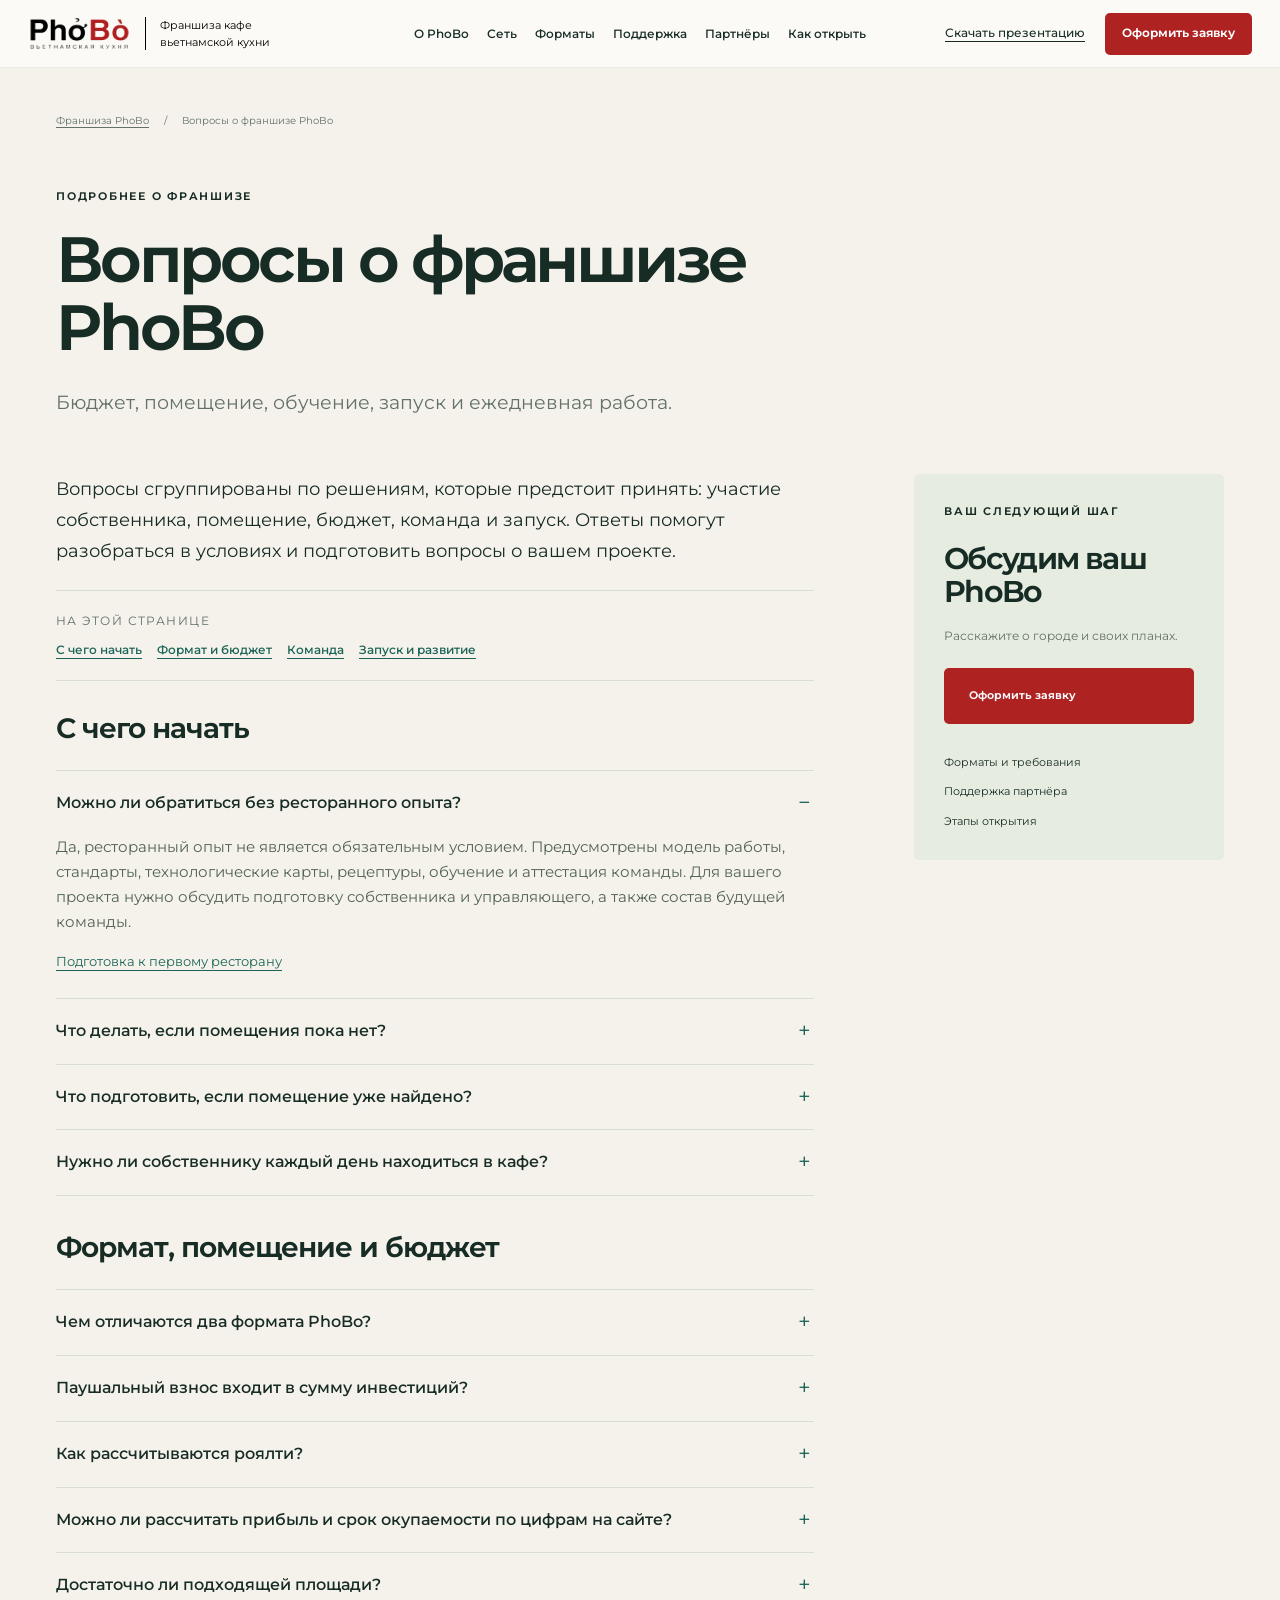
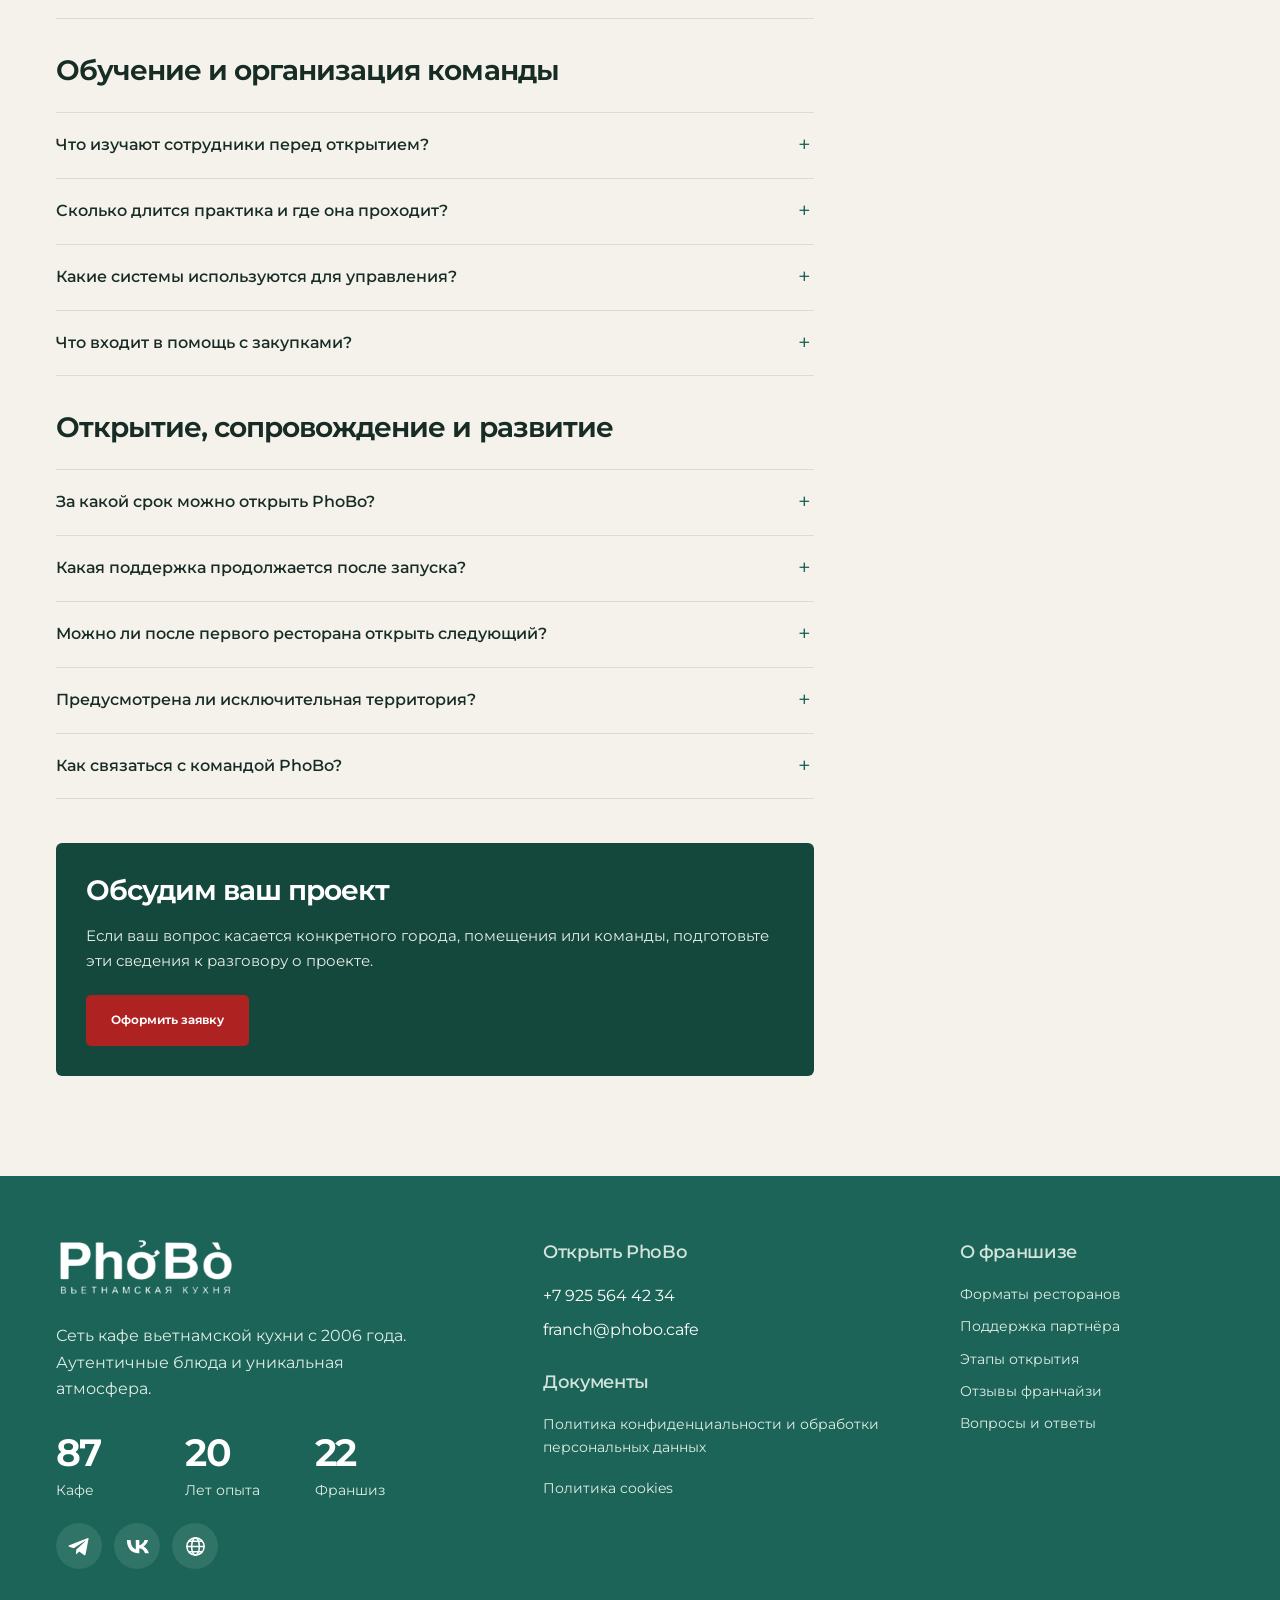
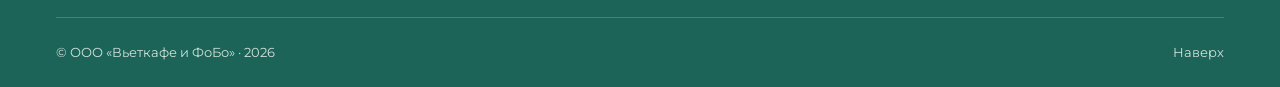
<file: faq/index.html>
<!doctype html><html lang="ru"><head><meta charset="utf-8"><meta name="viewport" content="width=device-width,initial-scale=1"><meta name="robots" content="noindex,nofollow"><title>Вопросы о франшизе PhoBo — PhoBo</title><meta name="description" content="Бюджет, помещение, обучение, запуск и ежедневная работа."><meta name="theme-color" content="#1B6457"><link rel="stylesheet" href="/styles.css?v=0973d2e502"><link rel="stylesheet" href="/forms.css?v=f6e828866c"><link rel="stylesheet" href="/details.css?v=258b08549c"><link rel="stylesheet" href="/map.css?v=cf1e8902d2"><link rel="stylesheet" href="/main-blocks.css?v=19b167cace"><link rel="stylesheet" href="/layout.css?v=8635ac16c0"><link rel="stylesheet" href="/fee-announcement.css?v=c4e7b58146"><script defer src="/app.js?v=a91ace04fc"></script><script defer src="/header.js?v=4f78e62489"></script><script defer src="/fee-announcement.js?v=9aa692f6fd"></script><noscript><link rel="stylesheet" href="/noscript.css?v=9e0cc5d78d"></noscript></head><body class="detail-page"><a class="skip-link" href="#main">Перейти к содержанию</a>
<header class="site-header">
  <a class="brand" href="/" aria-label="PhoBo — на главную">
    <img src="/photos/logo.png" width="109" height="50" alt="PhoBo">
    <span>Франшиза кафе<br> вьетнамской кухни</span>
  </a>
  <nav id="site-nav" aria-label="Основная навигация">
    <a href="/#concept">О PhoBo</a><a href="/#network">Сеть</a><a href="/#formats">Форматы</a><a href="/#support">Поддержка</a><a href="/#partners">Партнёры</a><a href="/#opening">Как открыть</a>
  </nav>
  <div class="header-actions"><a class="presentation-link" href="/presentations/phobo-franchise.pdf" download>Скачать презентацию</a>
<a class="button button-red" href="/#application" data-application data-location="header">Оформить заявку</a></div>
  <button class="menu-toggle" data-menu-toggle aria-controls="site-nav" aria-expanded="false" aria-label="Открыть меню"><span></span><span></span></button>
</header>
<main id="main" class="detail-main">
<div class="container">
<nav class="breadcrumbs" aria-label="Хлебные крошки"><a href="/">Франшиза PhoBo</a><span aria-hidden="true">/</span><span>Вопросы о франшизе PhoBo</span></nav>
<header class="article-heading">
<p class="eyebrow">Подробнее о франшизе</p>
<h1>Вопросы о франшизе PhoBo</h1>
<p class="lead">Бюджет, помещение, обучение, запуск и ежедневная работа.</p></header>
<div class="article-layout">
<article class="article-body"><div class="dc-content">
<p class="dc-intro">Вопросы сгруппированы по решениям, которые предстоит принять: участие собственника, помещение, бюджет, команда и запуск. Ответы помогут разобраться в условиях и подготовить вопросы о вашем проекте.</p>
<nav class="dc-contents" aria-label="На этой странице"><span>На этой странице</span><a href="#faq-start">С чего начать</a><a href="#faq-money">Формат и бюджет</a><a href="#faq-training">Команда</a><a href="#faq-work">Запуск и развитие</a></nav>
<section id="faq-start">
<h2>С чего начать</h2>
<div class="dc-faq">
<details open><summary>Можно ли обратиться без ресторанного опыта?</summary>
<div>
<p>Да, ресторанный опыт не является обязательным условием. Предусмотрены модель работы, стандарты, технологические карты, рецептуры, обучение и аттестация команды. Для вашего проекта нужно обсудить подготовку собственника и управляющего, а также состав будущей команды.</p><a href="/for-whom/#audience-first">Подготовка к первому ресторану</a></div></details>
<details><summary>Что делать, если помещения пока нет?</summary>
<div>
<p>Можно начать с города и предполагаемого формата. Команда PhoBo оценивает город и потенциальную локацию: помещение, трафик и окружение. Порядок поиска, согласования адресов и распределение задач следует обсудить отдельно.</p></div></details>
<details><summary>Что подготовить, если помещение уже найдено?</summary>
<div>
<p>Удобно собрать адрес, план, фотографии фасада и входа, сведения о площади, мощности, вентиляции и коммуникациях. Добавьте известные условия аренды и описание состояния помещения. Это подготовительный список; точные требования к документам определяются при оценке объекта.</p><a href="/formats/#formats-premises">Полный чеклист помещения</a></div></details>
<details><summary>Нужно ли собственнику каждый день находиться в кафе?</summary>
<div>
<p>Возможна работа через управляющего и контроль показателей с помощью IT-систем. Чтобы выбрать такой сценарий, обсудите полномочия управляющего, отчётность и решения, которые останутся за собственником.</p></div></details>
</div></section>
<section id="faq-money">
<h2>Формат, помещение и бюджет</h2>
<div class="dc-faq">
<details><summary>Чем отличаются два формата PhoBo?</summary>
<div>
<p>Для фудкорта / фудхолла указаны площадь 25–60 м² и мощность от 40 кВт, для стрит-ритейла — 60–100 м² и от 60 кВт. Требования к вентиляции тоже различаются. Требования уточняются при оценке конкретного объекта.</p><a href="/formats/#formats-compare">Сравнить все параметры</a></div></details>
<details><summary>Паушальный взнос входит в сумму инвестиций?</summary>
<div>
<p>Включение паушального взноса в общую сумму инвестиций уточняется в смете. Нужна расшифровка стартовой суммы с указанием того, что включено и какие затраты оплачиваются отдельно. Не следует считать сумму по одной строке лендинга полным бюджетом проекта.</p></div></details>
<details><summary>Как рассчитываются роялти?</summary>
<div>
<p>Указанная ставка роялти — 6%. Актуальная ставка, база расчёта, периодичность и порядок уплаты определяются в условиях сотрудничества. Их следует согласовать до финансового расчёта.</p></div></details>
<details><summary>Можно ли рассчитать прибыль и срок окупаемости по цифрам на сайте?</summary>
<div>
<p>Показателей отдельной строки недостаточно: нужны состав инвестиций, расходы и данные конкретной локации. Расчёт прибыли и окупаемости выполняется для конкретного проекта; общие показатели на сайте не гарантируют его результат.</p><a href="/formats/#formats-budget">Какие вопросы задать по бюджету</a></div></details>
<details><summary>Достаточно ли подходящей площади?</summary>
<div>
<p>Нет. В процессе выбора также рассматриваются фасад, витрины, входная группа, окружение и трафик. Из технических характеристик указаны электропитание, вентиляция, водоотведение и канализация. Итоговая оценка относится к конкретному помещению.</p></div></details>
</div></section>
<section id="faq-training">
<h2>Обучение и организация команды</h2>
<div class="dc-faq">
<details><summary>Что изучают сотрудники перед открытием?</summary>
<div>
<p>Теория в PhoBo Академии и практика в действующем ресторане охватывают кухню, сервис, рецептуры, стандарты и операционные процессы. Перед запуском также предусмотрена аттестация.</p></div></details>
<details><summary>Сколько длится практика и где она проходит?</summary>
<div>
<p>Программа предусматривает 15 практических смен в действующих ресторанах сети. Расписание, место, участники, условия поездки и порядок оценки готовности согласуются для вашей команды.</p><a href="/support/#support-training">Как подготовиться к обучению</a></div></details>
<details><summary>Какие системы используются для управления?</summary>
<div>
<p>Для управления рестораном и контроля основных показателей используются iiko и Bitrix24. Состав подключения, лицензии, права доступа, обучение и стоимость обслуживания требуют отдельного согласования.</p></div></details>
<details><summary>Что входит в помощь с закупками?</summary>
<div>
<p>Поддержка включает систему закупок, проверенных поставщиков сети и подбор оборудования под помещение. Для своего города уточните ассортимент, условия заказа и доставки, обязанности по закупке оборудования и его обслуживанию.</p></div></details>
</div></section>
<section id="faq-work">
<h2>Открытие, сопровождение и развитие</h2>
<div class="dc-faq">
<details><summary>За какой срок можно открыть PhoBo?</summary>
<div>
<p>Открытие включает шесть этапов, а календарь работ составляется индивидуально. Для оценки срока нужны данные по помещению, проекту, работам, поставкам и обучению. Дату открытия следует обсуждать вместе с планом конкретного проекта.</p><a href="/opening/">Разобрать этапы и контрольные вопросы</a></div></details>
<details><summary>Какая поддержка продолжается после запуска?</summary>
<div>
<p>После запуска продолжаются сопровождение операционной работы, контроль стандартов и работа над ключевыми показателями. Контактное лицо, каналы связи, регулярность встреч, сроки реакции и выездное участие следует согласовать отдельно.</p><a href="/support/#support-launch">Запуск и дальнейшее сопровождение</a></div></details>
<details><summary>Можно ли после первого ресторана открыть следующий?</summary>
<div>
<p>После запуска и успешного развития первого ресторана можно обсудить следующие открытия. Условия, география и доступность новых адресов согласуются отдельно.</p></div></details>
<details><summary>Предусмотрена ли исключительная территория?</summary>
<div>
<p>Возможность и условия территориальной исключительности следует обсудить при выборе города и согласовании сотрудничества. Перечень ресторанов на сайте не заменяет согласования доступной территории.</p></div></details>
<details><summary>Как связаться с командой PhoBo?</summary>
<div>
<p>Связаться с командой и обсудить открытие ресторана можно по телефону <a href="tel:+79255644234">+7 925 564 42 34</a> или по почте <a href="mailto:franch@phobo.cafe">franch@phobo.cafe</a>.</p></div></details>
</div></section>
<aside class="dc-next"><h2>Обсудим ваш проект</h2>
<p>Если ваш вопрос касается конкретного города, помещения или команды, подготовьте эти сведения к разговору о проекте.</p><a class="button button-red" href="/#application" data-application data-location="detail-body-faq">Оформить заявку</a></aside>
</div></article>
<aside class="article-sidebar"><p class="eyebrow">Ваш следующий шаг</p>
<h2>Обсудим ваш PhoBo</h2>
<p>Расскажите о городе и своих планах.</p><a class="button button-red" href="/#application" data-application data-location="detail-faq">Оформить заявку</a><nav aria-label="Связанные материалы"><a href="/formats/">Форматы и требования</a><a href="/support/">Поддержка партнёра</a><a href="/opening/">Этапы открытия</a></nav></aside></div></div></main><footer class="site-footer">
  <div class="container footer-top">
    <div class="footer-about">
      <a class="footer-brand" href="/" aria-label="PhoBo — на главную"><img src="/photos/logo.png" width="180" height="54" alt="PhoBo — вьетнамская кухня"></a>
      <p class="footer-description">Сеть кафе вьетнамской кухни с 2006 года. Аутентичные блюда и уникальная атмосфера.</p>
      <div class="footer-stats" aria-label="PhoBo в цифрах">
        <p><strong>87</strong><span>Кафе</span></p>
        <p><strong>20</strong><span>Лет опыта</span></p>
        <p><strong>22</strong><span>Франшиз</span></p>
      </div>
      <div class="footer-socials" aria-label="Социальные сети и сайт PhoBo">
        <a href="https://t.me/phobocafe" target="_blank" rel="noopener noreferrer" aria-label="PhoBo в Telegram"><svg viewBox="0 0 24 24" aria-hidden="true"><path d="M21.6 3.2 18.4 20c-.2 1.2-.9 1.4-1.8.9l-4.9-3.6-2.4 2.3c-.3.3-.5.5-1 .5l.4-5 9.1-8.2c.4-.4-.1-.6-.6-.3L6 13.7l-4.8-1.5c-1-.3-1-1 .2-1.4L20 3.5c.9-.3 1.6.2 1.6-.3Z"/></svg></a>
        <a href="https://vk.com/phobo.cafe" target="_blank" rel="noopener noreferrer" aria-label="PhoBo во ВКонтакте"><svg viewBox="0 0 24 24" aria-hidden="true"><path d="M13.2 19C5.5 19 1.1 13.8.9 5.2h3.9c.2 6.3 3.1 9 5.4 9.6V5.2h3.7v5.5c2.3-.3 4.6-2.8 5.4-5.5H23c-.6 3.3-3 5.8-4.8 6.8 1.8.8 4.6 3 5.7 7h-4.1c-.9-2.7-2.9-4.8-5.9-5.1V19Z"/></svg></a>
        <a href="https://phobo.cafe" target="_blank" rel="noopener noreferrer" aria-label="Официальный сайт PhoBo"><svg class="footer-globe" viewBox="0 0 24 24" aria-hidden="true"><circle cx="12" cy="12" r="9"/><ellipse cx="12" cy="12" rx="4" ry="9"/><path d="M3 12h18M5 6.5h14M5 17.5h14"/></svg></a>
      </div>
    </div>
    <div class="footer-contact">
      <h2>Открыть PhoBo</h2>
      <a href="tel:+79255644234">+7 925 564 42 34</a>
      <a href="mailto:franch@phobo.cafe">franch@phobo.cafe</a>
      <div class="footer-documents">
        <h3>Документы</h3>
        <ul>
<li><a href="/policy/">Политика конфиденциальности и обработки персональных данных</a>
</li>
<li><a href="/cookies/">Политика cookies</a>
</li></ul>
      </div>
    </div>
    <nav class="footer-navigation" aria-labelledby="footer-navigation-title">
      <h2 id="footer-navigation-title">О франшизе</h2>
      <div class="footer-links"><a href="/formats/">Форматы ресторанов</a><a href="/support/">Поддержка партнёра</a><a href="/opening/">Этапы открытия</a><a href="/reviews/">Отзывы франчайзи</a><a href="/faq/">Вопросы и ответы</a></div>
    </nav>
  </div>
  <div class="container footer-bottom"><span>© ООО «Вьеткафе и ФоБо» · 2026</span><a href="#main">Наверх</a></div>
</footer>
<dialog id="fee-announcement" class="fee-announcement" aria-labelledby="fee-announcement-title" aria-describedby="fee-announcement-description" data-delay-ms="50000">
  <div class="fee-shell">
    <button class="fee-close" type="button" data-fee-close aria-label="Закрыть уведомление" autofocus><svg viewBox="0 0 24 24" aria-hidden="true"><path d="m6 6 12 12M18 6 6 18"/></svg></button>
    <div class="fee-layout">
      <figure class="fee-media"><img src="/photos/franchise-fee-2027.png" width="1536" height="1024" alt="Информация PhoBo о паушальном взносе с 2027 года" decoding="async"></figure>
      <div class="fee-copy">
        <h2 id="fee-announcement-title" class="fee-title">Заключите договор до конца 2026 года и зафиксируйте паушальный взнос — 1,2&nbsp;млн&nbsp;₽!</h2>
        <p id="fee-announcement-description" class="fee-description">Направьте 300&nbsp;000&nbsp;₽ на запуск своего ресторана.</p>
        <a class="fee-apply" href="/#application" data-fee-apply>Оставить заявку</a>
      </div>
    </div>
  </div>
</dialog>
</body></html>
</file>
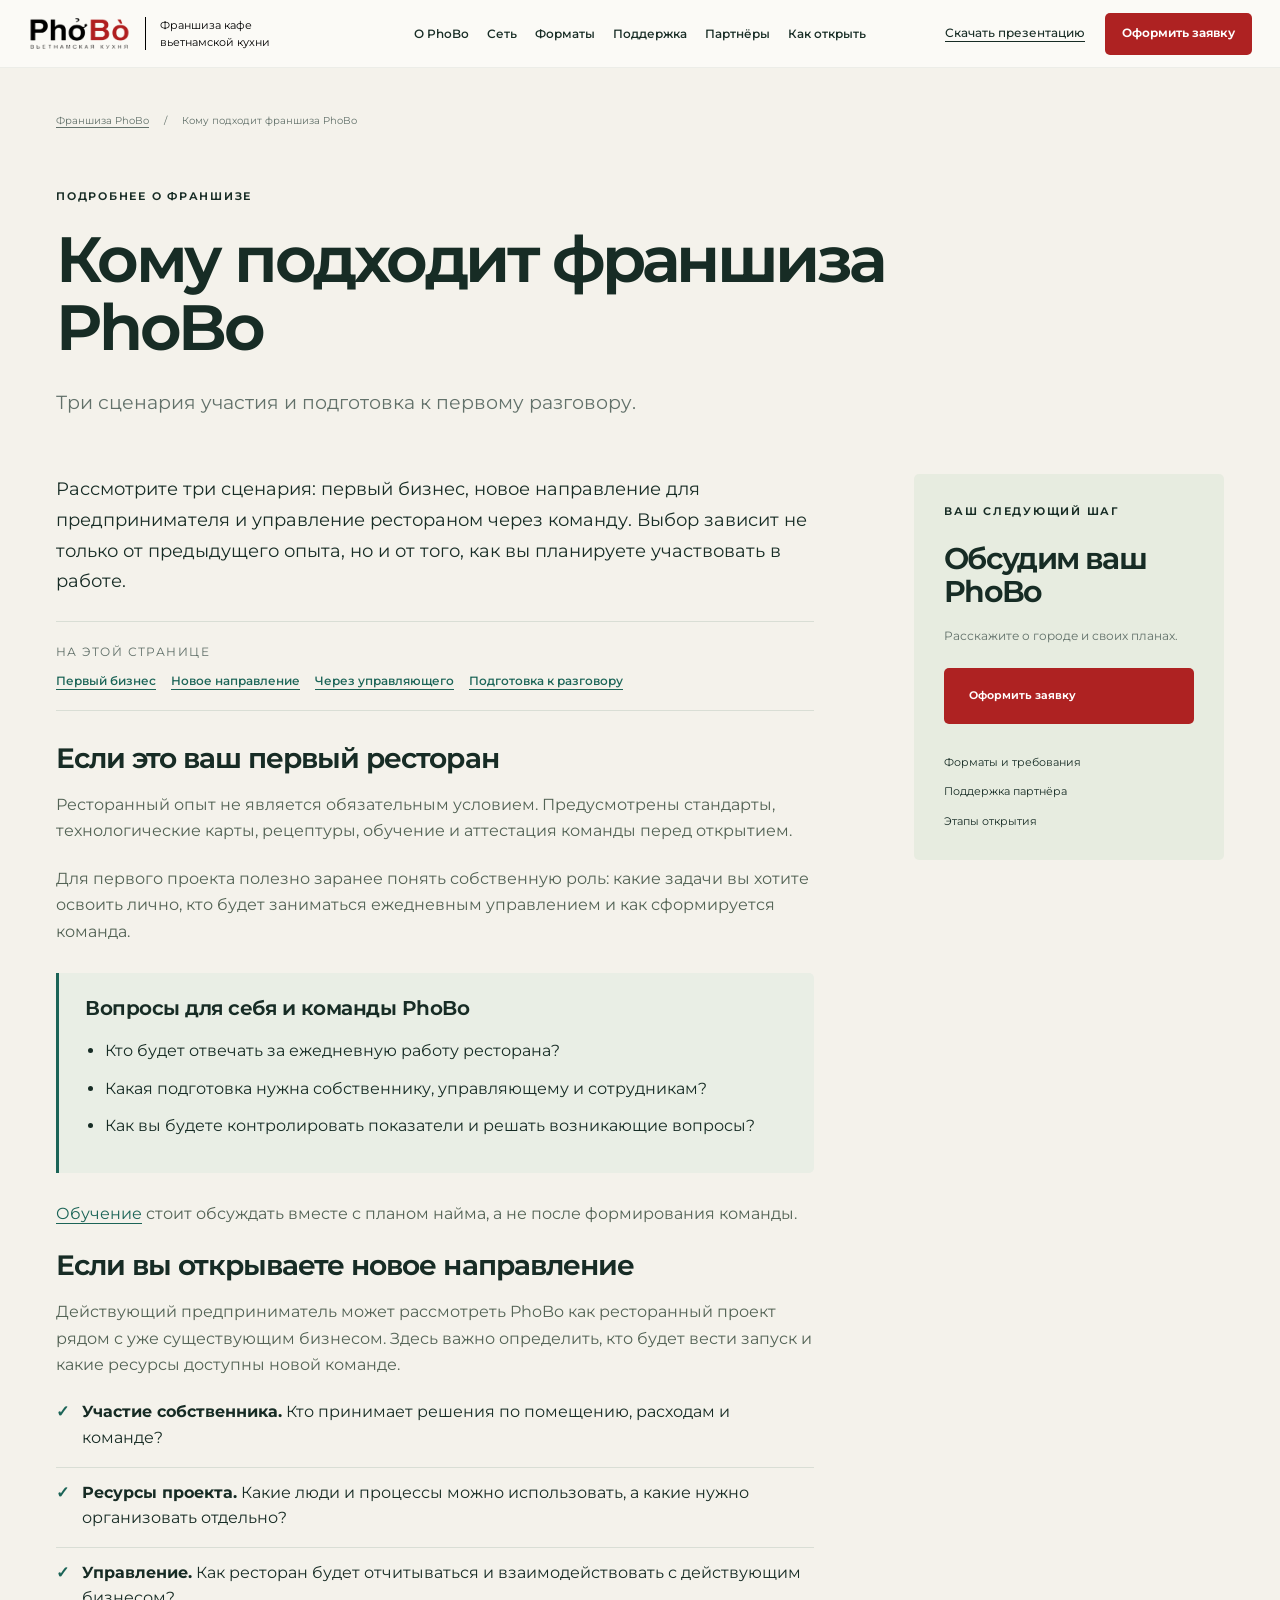
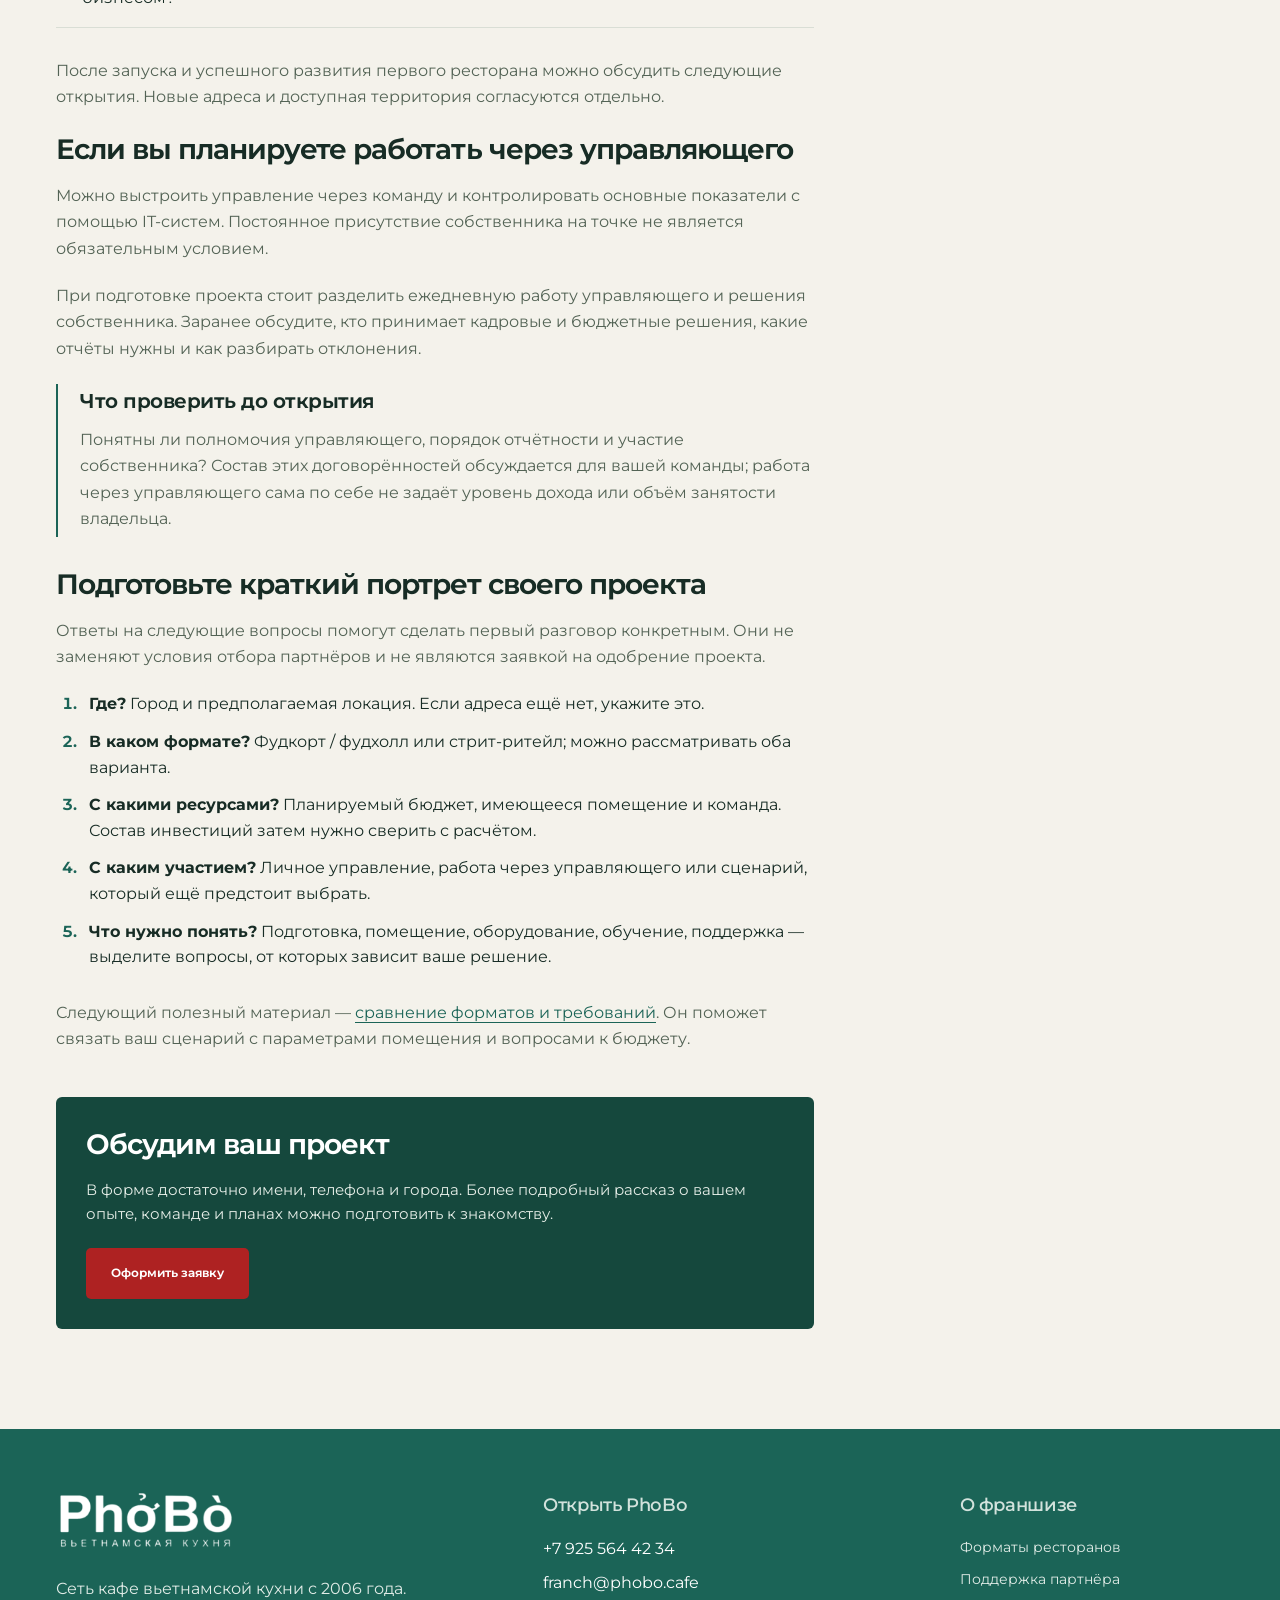
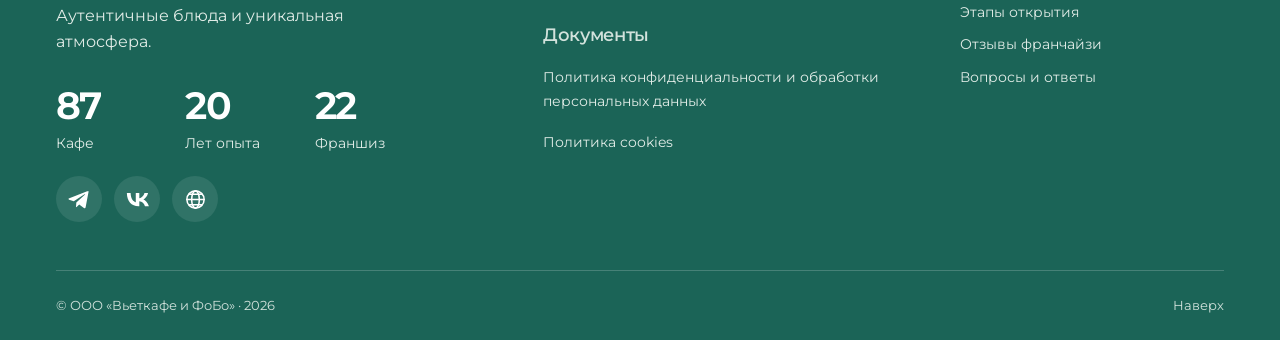
<file: for-whom/index.html>
<!doctype html><html lang="ru"><head><meta charset="utf-8"><meta name="viewport" content="width=device-width,initial-scale=1"><meta name="robots" content="noindex,nofollow"><title>Кому подходит франшиза PhoBo — PhoBo</title><meta name="description" content="Три сценария участия и подготовка к первому разговору."><meta name="theme-color" content="#1B6457"><link rel="stylesheet" href="/styles.css?v=0973d2e502"><link rel="stylesheet" href="/forms.css?v=f6e828866c"><link rel="stylesheet" href="/details.css?v=258b08549c"><link rel="stylesheet" href="/map.css?v=cf1e8902d2"><link rel="stylesheet" href="/main-blocks.css?v=19b167cace"><link rel="stylesheet" href="/layout.css?v=8635ac16c0"><link rel="stylesheet" href="/fee-announcement.css?v=c4e7b58146"><script defer src="/app.js?v=a91ace04fc"></script><script defer src="/header.js?v=4f78e62489"></script><script defer src="/fee-announcement.js?v=9aa692f6fd"></script><noscript><link rel="stylesheet" href="/noscript.css?v=9e0cc5d78d"></noscript></head><body class="detail-page"><a class="skip-link" href="#main">Перейти к содержанию</a>
<header class="site-header">
  <a class="brand" href="/" aria-label="PhoBo — на главную">
    <img src="/photos/logo.png" width="109" height="50" alt="PhoBo">
    <span>Франшиза кафе<br> вьетнамской кухни</span>
  </a>
  <nav id="site-nav" aria-label="Основная навигация">
    <a href="/#concept">О PhoBo</a><a href="/#network">Сеть</a><a href="/#formats">Форматы</a><a href="/#support">Поддержка</a><a href="/#partners">Партнёры</a><a href="/#opening">Как открыть</a>
  </nav>
  <div class="header-actions"><a class="presentation-link" href="/presentations/phobo-franchise.pdf" download>Скачать презентацию</a>
<a class="button button-red" href="/#application" data-application data-location="header">Оформить заявку</a></div>
  <button class="menu-toggle" data-menu-toggle aria-controls="site-nav" aria-expanded="false" aria-label="Открыть меню"><span></span><span></span></button>
</header>
<main id="main" class="detail-main">
<div class="container">
<nav class="breadcrumbs" aria-label="Хлебные крошки"><a href="/">Франшиза PhoBo</a><span aria-hidden="true">/</span><span>Кому подходит франшиза PhoBo</span></nav>
<header class="article-heading">
<p class="eyebrow">Подробнее о франшизе</p>
<h1>Кому подходит франшиза PhoBo</h1>
<p class="lead">Три сценария участия и подготовка к первому разговору.</p></header>
<div class="article-layout">
<article class="article-body"><div class="dc-content">
<p class="dc-intro">Рассмотрите три сценария: первый бизнес, новое направление для предпринимателя и управление рестораном через команду. Выбор зависит не только от предыдущего опыта, но и от того, как вы планируете участвовать в работе.</p>
<nav class="dc-contents" aria-label="На этой странице"><span>На этой странице</span><a href="#audience-first">Первый бизнес</a><a href="#audience-expand">Новое направление</a><a href="#audience-manager">Через управляющего</a><a href="#audience-prepare">Подготовка к разговору</a></nav>
<section id="audience-first">
<h2>Если это ваш первый ресторан</h2>
<p>Ресторанный опыт не является обязательным условием. Предусмотрены стандарты, технологические карты, рецептуры, обучение и аттестация команды перед открытием.</p>
<p>Для первого проекта полезно заранее понять собственную роль: какие задачи вы хотите освоить лично, кто будет заниматься ежедневным управлением и как сформируется команда.</p>
<div class="dc-callout">
<h3>Вопросы для себя и команды PhoBo</h3>
<ul>
<li>Кто будет отвечать за ежедневную работу ресторана?</li>
<li>Какая подготовка нужна собственнику, управляющему и сотрудникам?</li>
<li>Как вы будете контролировать показатели и решать возникающие вопросы?</li></ul></div>
<p><a href="/support/#support-training">Обучение</a> стоит обсуждать вместе с планом найма, а не после формирования команды.</p></section>
<section id="audience-expand">
<h2>Если вы открываете новое направление</h2>
<p>Действующий предприниматель может рассмотреть PhoBo как ресторанный проект рядом с уже существующим бизнесом. Здесь важно определить, кто будет вести запуск и какие ресурсы доступны новой команде.</p>
<ul class="dc-checklist">
<li><strong>Участие собственника.</strong> Кто принимает решения по помещению, расходам и команде?</li>
<li><strong>Ресурсы проекта.</strong> Какие люди и процессы можно использовать, а какие нужно организовать отдельно?</li>
<li><strong>Управление.</strong> Как ресторан будет отчитываться и взаимодействовать с действующим бизнесом?</li></ul>
<p>После запуска и успешного развития первого ресторана можно обсудить следующие открытия. Новые адреса и доступная территория согласуются отдельно.</p></section>
<section id="audience-manager">
<h2>Если вы планируете работать через управляющего</h2>
<p>Можно выстроить управление через команду и контролировать основные показатели с помощью IT-систем. Постоянное присутствие собственника на точке не является обязательным условием.</p>
<p>При подготовке проекта стоит разделить ежедневную работу управляющего и решения собственника. Заранее обсудите, кто принимает кадровые и бюджетные решения, какие отчёты нужны и как разбирать отклонения.</p>
<div class="dc-review">
<h3>Что проверить до открытия</h3>
<p>Понятны ли полномочия управляющего, порядок отчётности и участие собственника? Состав этих договорённостей обсуждается для вашей команды; работа через управляющего сама по себе не задаёт уровень дохода или объём занятости владельца.</p></div></section>
<section id="audience-prepare">
<h2>Подготовьте краткий портрет своего проекта</h2>
<p>Ответы на следующие вопросы помогут сделать первый разговор конкретным. Они не заменяют условия отбора партнёров и не являются заявкой на одобрение проекта.</p>
<ol class="dc-numbered">
<li><strong>Где?</strong> Город и предполагаемая локация. Если адреса ещё нет, укажите это.</li>
<li><strong>В каком формате?</strong> Фудкорт / фудхолл или стрит-ритейл; можно рассматривать оба варианта.</li>
<li><strong>С какими ресурсами?</strong> Планируемый бюджет, имеющееся помещение и команда. Состав инвестиций затем нужно сверить с расчётом.</li>
<li><strong>С каким участием?</strong> Личное управление, работа через управляющего или сценарий, который ещё предстоит выбрать.</li>
<li><strong>Что нужно понять?</strong> Подготовка, помещение, оборудование, обучение, поддержка — выделите вопросы, от которых зависит ваше решение.</li></ol>
<p>Следующий полезный материал — <a href="/formats/">сравнение форматов и требований</a>. Он поможет связать ваш сценарий с параметрами помещения и вопросами к бюджету.</p></section>
<aside class="dc-next"><h2>Обсудим ваш проект</h2>
<p>В форме достаточно имени, телефона и города. Более подробный рассказ о вашем опыте, команде и планах можно подготовить к знакомству.</p><a class="button button-red" href="/#application" data-application data-location="detail-body-for-whom">Оформить заявку</a></aside>
</div></article>
<aside class="article-sidebar"><p class="eyebrow">Ваш следующий шаг</p>
<h2>Обсудим ваш PhoBo</h2>
<p>Расскажите о городе и своих планах.</p><a class="button button-red" href="/#application" data-application data-location="detail-for-whom">Оформить заявку</a><nav aria-label="Связанные материалы"><a href="/formats/">Форматы и требования</a><a href="/support/">Поддержка партнёра</a><a href="/opening/">Этапы открытия</a></nav></aside></div></div></main><footer class="site-footer">
  <div class="container footer-top">
    <div class="footer-about">
      <a class="footer-brand" href="/" aria-label="PhoBo — на главную"><img src="/photos/logo.png" width="180" height="54" alt="PhoBo — вьетнамская кухня"></a>
      <p class="footer-description">Сеть кафе вьетнамской кухни с 2006 года. Аутентичные блюда и уникальная атмосфера.</p>
      <div class="footer-stats" aria-label="PhoBo в цифрах">
        <p><strong>87</strong><span>Кафе</span></p>
        <p><strong>20</strong><span>Лет опыта</span></p>
        <p><strong>22</strong><span>Франшиз</span></p>
      </div>
      <div class="footer-socials" aria-label="Социальные сети и сайт PhoBo">
        <a href="https://t.me/phobocafe" target="_blank" rel="noopener noreferrer" aria-label="PhoBo в Telegram"><svg viewBox="0 0 24 24" aria-hidden="true"><path d="M21.6 3.2 18.4 20c-.2 1.2-.9 1.4-1.8.9l-4.9-3.6-2.4 2.3c-.3.3-.5.5-1 .5l.4-5 9.1-8.2c.4-.4-.1-.6-.6-.3L6 13.7l-4.8-1.5c-1-.3-1-1 .2-1.4L20 3.5c.9-.3 1.6.2 1.6-.3Z"/></svg></a>
        <a href="https://vk.com/phobo.cafe" target="_blank" rel="noopener noreferrer" aria-label="PhoBo во ВКонтакте"><svg viewBox="0 0 24 24" aria-hidden="true"><path d="M13.2 19C5.5 19 1.1 13.8.9 5.2h3.9c.2 6.3 3.1 9 5.4 9.6V5.2h3.7v5.5c2.3-.3 4.6-2.8 5.4-5.5H23c-.6 3.3-3 5.8-4.8 6.8 1.8.8 4.6 3 5.7 7h-4.1c-.9-2.7-2.9-4.8-5.9-5.1V19Z"/></svg></a>
        <a href="https://phobo.cafe" target="_blank" rel="noopener noreferrer" aria-label="Официальный сайт PhoBo"><svg class="footer-globe" viewBox="0 0 24 24" aria-hidden="true"><circle cx="12" cy="12" r="9"/><ellipse cx="12" cy="12" rx="4" ry="9"/><path d="M3 12h18M5 6.5h14M5 17.5h14"/></svg></a>
      </div>
    </div>
    <div class="footer-contact">
      <h2>Открыть PhoBo</h2>
      <a href="tel:+79255644234">+7 925 564 42 34</a>
      <a href="mailto:franch@phobo.cafe">franch@phobo.cafe</a>
      <div class="footer-documents">
        <h3>Документы</h3>
        <ul>
<li><a href="/policy/">Политика конфиденциальности и обработки персональных данных</a>
</li>
<li><a href="/cookies/">Политика cookies</a>
</li></ul>
      </div>
    </div>
    <nav class="footer-navigation" aria-labelledby="footer-navigation-title">
      <h2 id="footer-navigation-title">О франшизе</h2>
      <div class="footer-links"><a href="/formats/">Форматы ресторанов</a><a href="/support/">Поддержка партнёра</a><a href="/opening/">Этапы открытия</a><a href="/reviews/">Отзывы франчайзи</a><a href="/faq/">Вопросы и ответы</a></div>
    </nav>
  </div>
  <div class="container footer-bottom"><span>© ООО «Вьеткафе и ФоБо» · 2026</span><a href="#main">Наверх</a></div>
</footer>
<dialog id="fee-announcement" class="fee-announcement" aria-labelledby="fee-announcement-title" aria-describedby="fee-announcement-description" data-delay-ms="50000">
  <div class="fee-shell">
    <button class="fee-close" type="button" data-fee-close aria-label="Закрыть уведомление" autofocus><svg viewBox="0 0 24 24" aria-hidden="true"><path d="m6 6 12 12M18 6 6 18"/></svg></button>
    <div class="fee-layout">
      <figure class="fee-media"><img src="/photos/franchise-fee-2027.png" width="1536" height="1024" alt="Информация PhoBo о паушальном взносе с 2027 года" decoding="async"></figure>
      <div class="fee-copy">
        <h2 id="fee-announcement-title" class="fee-title">Заключите договор до конца 2026 года и зафиксируйте паушальный взнос — 1,2&nbsp;млн&nbsp;₽!</h2>
        <p id="fee-announcement-description" class="fee-description">Направьте 300&nbsp;000&nbsp;₽ на запуск своего ресторана.</p>
        <a class="fee-apply" href="/#application" data-fee-apply>Оставить заявку</a>
      </div>
    </div>
  </div>
</dialog>
</body></html>
</file>
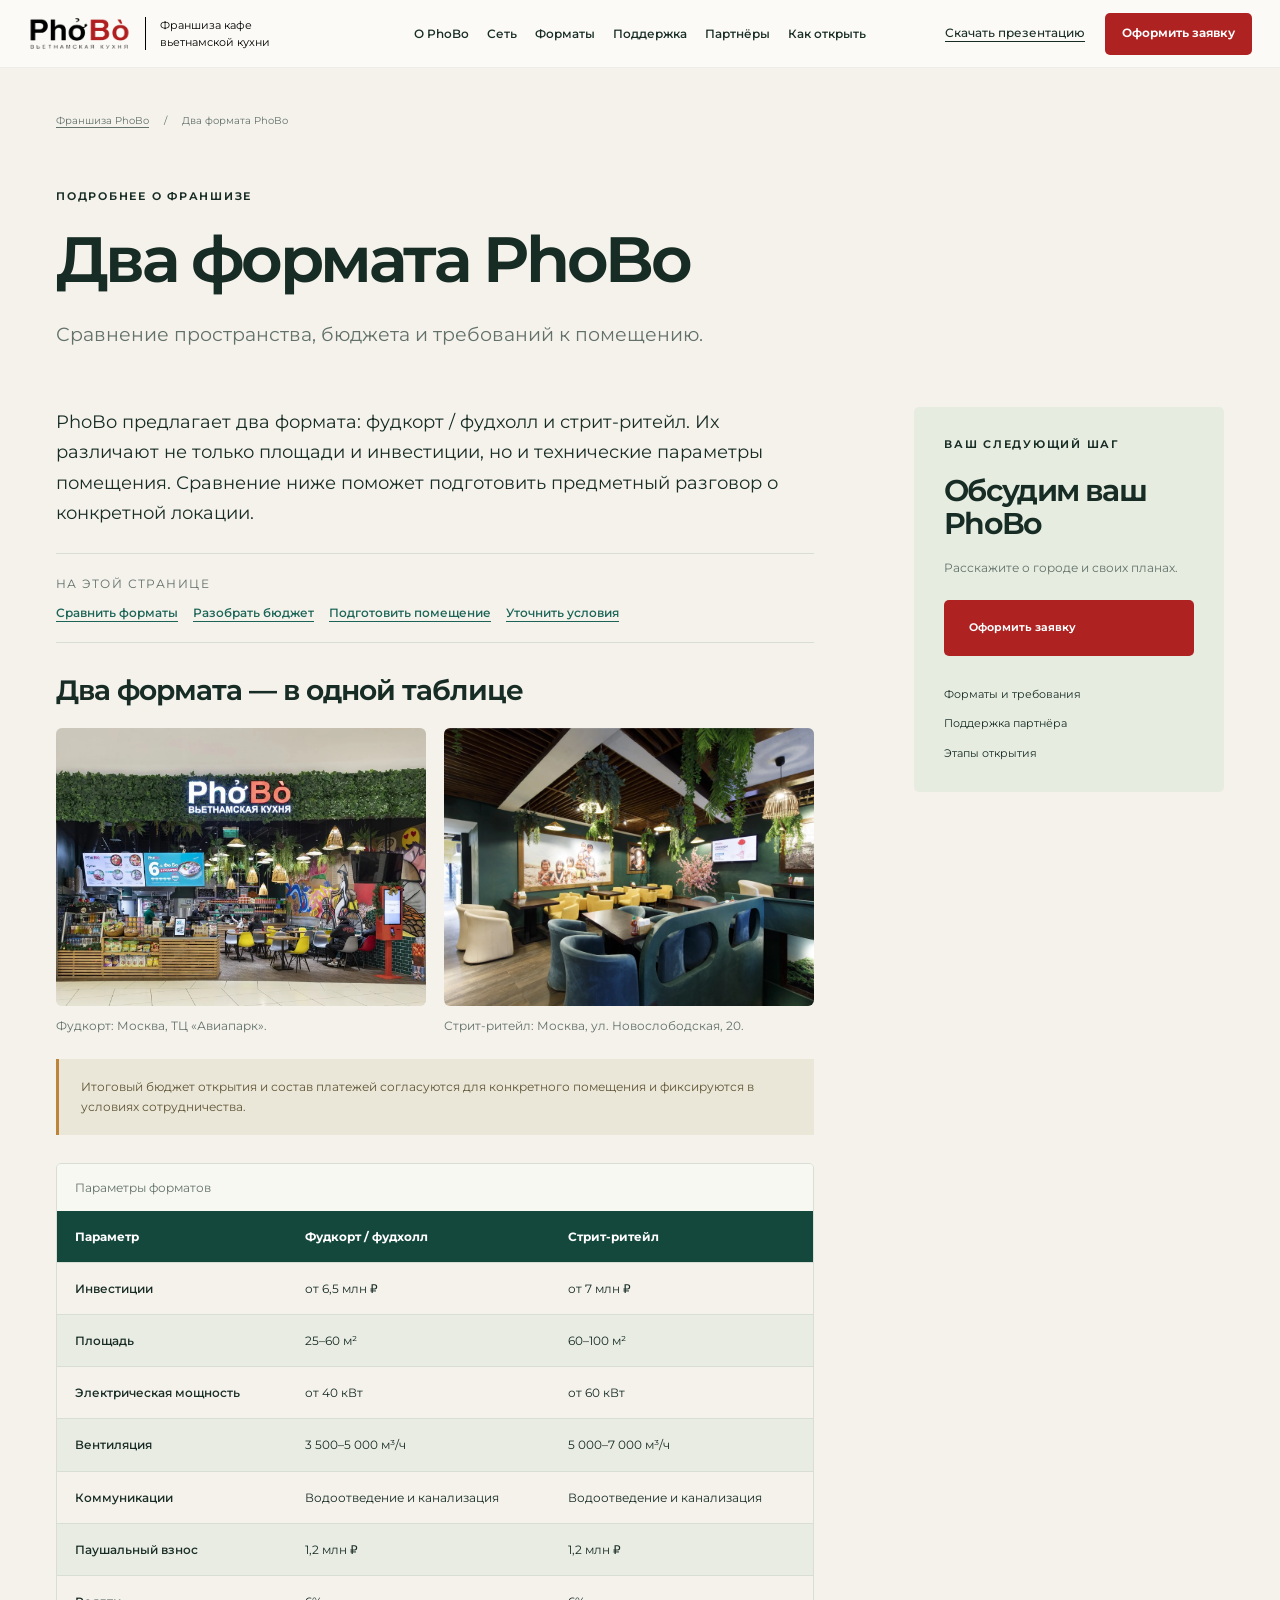
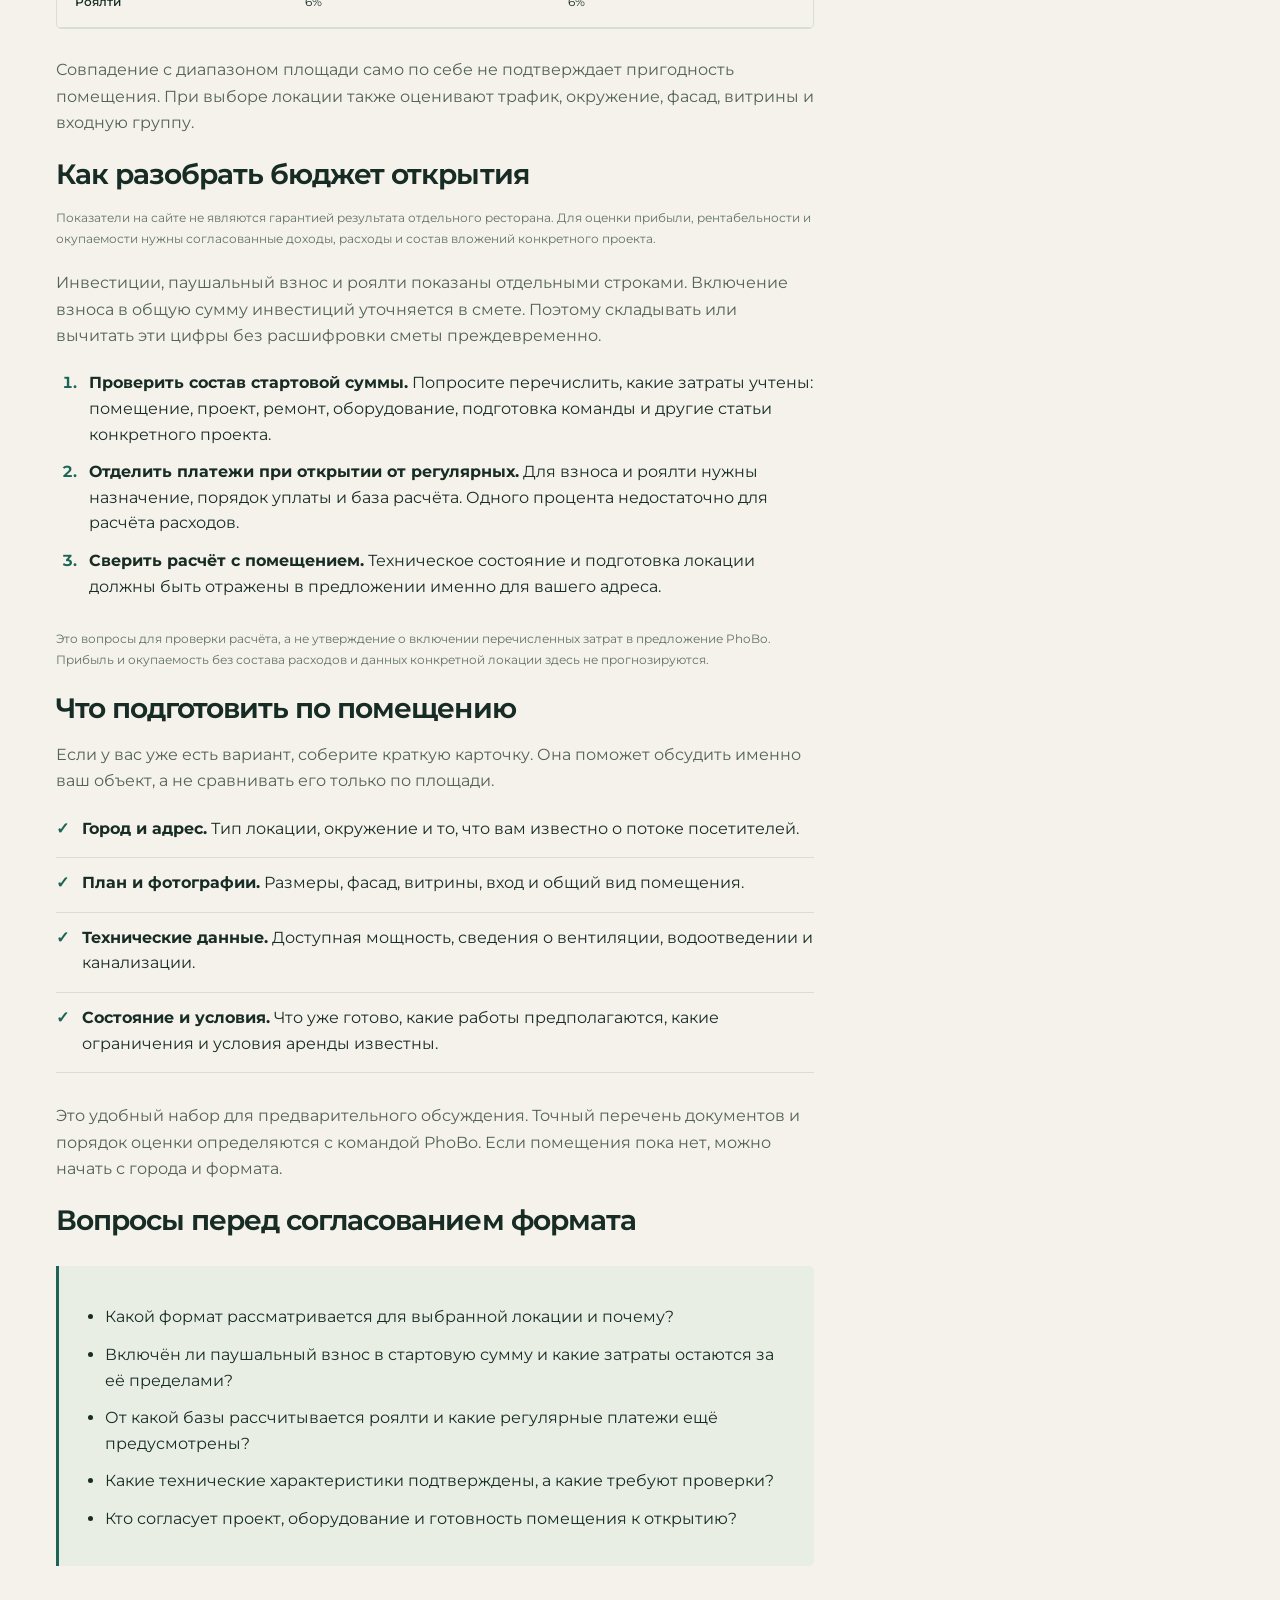
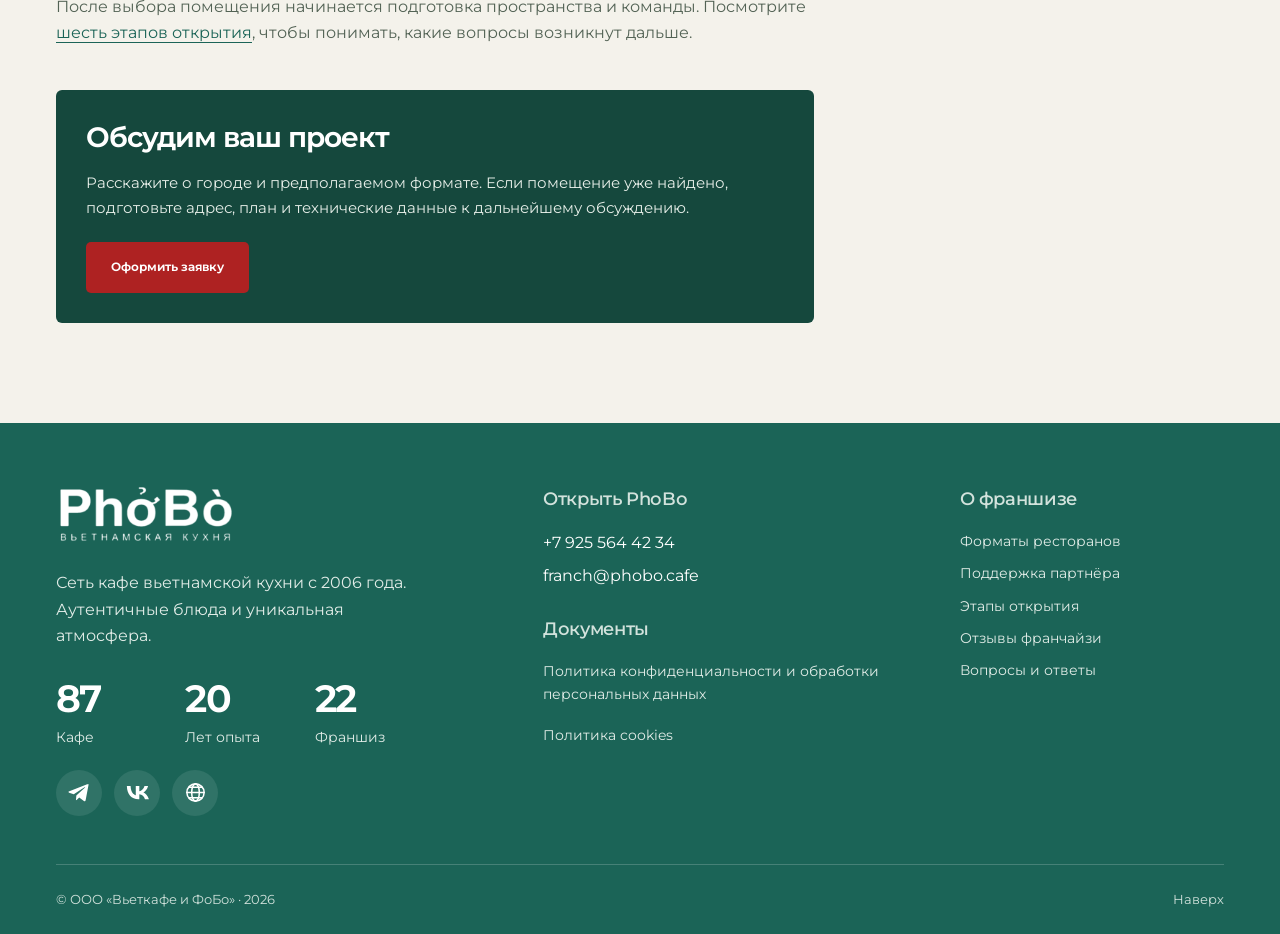
<file: formats/index.html>
<!doctype html><html lang="ru"><head><meta charset="utf-8"><meta name="viewport" content="width=device-width,initial-scale=1"><meta name="robots" content="noindex,nofollow"><title>Два формата PhoBo — PhoBo</title><meta name="description" content="Сравнение пространства, бюджета и требований к помещению."><meta name="theme-color" content="#1B6457"><link rel="stylesheet" href="/styles.css?v=0973d2e502"><link rel="stylesheet" href="/forms.css?v=f6e828866c"><link rel="stylesheet" href="/details.css?v=258b08549c"><link rel="stylesheet" href="/map.css?v=cf1e8902d2"><link rel="stylesheet" href="/main-blocks.css?v=19b167cace"><link rel="stylesheet" href="/layout.css?v=8635ac16c0"><link rel="stylesheet" href="/fee-announcement.css?v=c4e7b58146"><link rel="stylesheet" href="/format-gallery.css?v=3466361aa7"><script defer src="/app.js?v=a91ace04fc"></script><script defer src="/header.js?v=4f78e62489"></script><script defer src="/fee-announcement.js?v=9aa692f6fd"></script><script defer src="/format-gallery.js?v=7f631b24ec"></script><noscript><link rel="stylesheet" href="/noscript.css?v=9e0cc5d78d"></noscript></head><body class="detail-page"><a class="skip-link" href="#main">Перейти к содержанию</a>
<header class="site-header">
  <a class="brand" href="/" aria-label="PhoBo — на главную">
    <img src="/photos/logo.png" width="109" height="50" alt="PhoBo">
    <span>Франшиза кафе<br> вьетнамской кухни</span>
  </a>
  <nav id="site-nav" aria-label="Основная навигация">
    <a href="/#concept">О PhoBo</a><a href="/#network">Сеть</a><a href="/#formats">Форматы</a><a href="/#support">Поддержка</a><a href="/#partners">Партнёры</a><a href="/#opening">Как открыть</a>
  </nav>
  <div class="header-actions"><a class="presentation-link" href="/presentations/phobo-franchise.pdf" download>Скачать презентацию</a>
<a class="button button-red" href="/#application" data-application data-location="header">Оформить заявку</a></div>
  <button class="menu-toggle" data-menu-toggle aria-controls="site-nav" aria-expanded="false" aria-label="Открыть меню"><span></span><span></span></button>
</header>
<main id="main" class="detail-main">
<div class="container">
<nav class="breadcrumbs" aria-label="Хлебные крошки"><a href="/">Франшиза PhoBo</a><span aria-hidden="true">/</span><span>Два формата PhoBo</span></nav>
<header class="article-heading">
<p class="eyebrow">Подробнее о франшизе</p>
<h1>Два формата PhoBo</h1>
<p class="lead">Сравнение пространства, бюджета и требований к помещению.</p></header>
<div class="article-layout">
<article class="article-body"><div class="dc-content">
<p class="dc-intro">PhoBo предлагает два формата: фудкорт / фудхолл и стрит-ритейл. Их различают не только площади и инвестиции, но и технические параметры помещения. Сравнение ниже поможет подготовить предметный разговор о конкретной локации.</p>
<nav class="dc-contents" aria-label="На этой странице"><span>На этой странице</span><a href="#formats-compare">Сравнить форматы</a><a href="#formats-budget">Разобрать бюджет</a><a href="#formats-premises">Подготовить помещение</a><a href="#formats-questions">Уточнить условия</a></nav>
<section id="formats-compare">
<h2>Два формата — в одной таблице</h2>
<div class="dc-photo-pair">
<figure class="dc-figure"><div class="format-gallery" data-format-gallery="foodcourt" data-gallery-interval="7000" role="group" aria-live="off" aria-label="Фотографии: Фудкорт / фудхолл"><img class="format-gallery__slide is-active" data-gallery-slide src="/photos/format-aviapark.webp" alt="Ресторан PhoBo на фудкорте ТЦ «Авиапарк»" width="1200" height="900" loading="lazy" decoding="async"></div><figcaption>Фудкорт: Москва, ТЦ «Авиапарк».</figcaption></figure>
<figure class="dc-figure"><div class="format-gallery" data-format-gallery="street" data-gallery-interval="7000" role="group" aria-live="off" aria-label="Фотографии: Стрит-ритейл"><img class="format-gallery__slide is-active" data-gallery-slide src="/photos/format-street.webp" alt="Ресторан PhoBo в формате стрит-ритейл на Новослободской" width="1200" height="900" loading="lazy" decoding="async"><img class="format-gallery__slide" data-gallery-slide src="/photos/format-street-exterior.webp" alt="Вход в ресторан PhoBo на Новослободской" width="1200" height="900" loading="lazy" decoding="async" aria-hidden="true"><img class="format-gallery__slide" data-gallery-slide src="/photos/format-street-hall.webp" alt="Зал ресторана PhoBo на Новослободской" width="1200" height="900" loading="lazy" decoding="async" aria-hidden="true"></div><figcaption>Стрит-ритейл: Москва, ул. Новослободская, 20.</figcaption></figure>
</div>
<p class="editor-note">Итоговый бюджет открытия и состав платежей согласуются для конкретного помещения и фиксируются в условиях сотрудничества.</p>
<div class="table-scroll dc-table" tabindex="0" role="region" aria-label="Сравнение форматов, таблица прокручивается по горизонтали">
<table><caption>Параметры форматов</caption><thead>
<tr>
<th scope="col">Параметр</th>
<th scope="col">Фудкорт / фудхолл</th>
<th scope="col">Стрит-ритейл</th></tr></thead>
<tbody>
<tr>
<th scope="row">Инвестиции</th>
<td>от 6,5 млн ₽</td>
<td>от 7 млн ₽</td></tr>
<tr>
<th scope="row">Площадь</th>
<td>25–60 м²</td>
<td>60–100 м²</td></tr>
<tr>
<th scope="row">Электрическая мощность</th>
<td>от 40 кВт</td>
<td>от 60 кВт</td></tr>
<tr>
<th scope="row">Вентиляция</th>
<td>3 500–5 000 м³/ч</td>
<td>5 000–7 000 м³/ч</td></tr>
<tr>
<th scope="row">Коммуникации</th>
<td>Водоотведение и канализация</td>
<td>Водоотведение и канализация</td></tr>
<tr>
<th scope="row">Паушальный взнос</th>
<td>1,2 млн ₽</td>
<td>1,2 млн ₽</td></tr>
<tr>
<th scope="row">Роялти</th>
<td>6%</td>
<td>6%</td></tr>
</tbody></table></div>
<p>Совпадение с диапазоном площади само по себе не подтверждает пригодность помещения. При выборе локации также оценивают трафик, окружение, фасад, витрины и входную группу.</p></section>
<section id="formats-budget">
<h2>Как разобрать бюджет открытия</h2>
<p class="dc-small">Показатели на сайте не являются гарантией результата отдельного ресторана. Для оценки прибыли, рентабельности и окупаемости нужны согласованные доходы, расходы и состав вложений конкретного проекта.</p>
<p>Инвестиции, паушальный взнос и роялти показаны отдельными строками. Включение взноса в общую сумму инвестиций уточняется в смете. Поэтому складывать или вычитать эти цифры без расшифровки сметы преждевременно.</p>
<ol class="dc-numbered">
<li><strong>Проверить состав стартовой суммы.</strong> Попросите перечислить, какие затраты учтены: помещение, проект, ремонт, оборудование, подготовка команды и другие статьи конкретного проекта.</li>
<li><strong>Отделить платежи при открытии от регулярных.</strong> Для взноса и роялти нужны назначение, порядок уплаты и база расчёта. Одного процента недостаточно для расчёта расходов.</li>
<li><strong>Сверить расчёт с помещением.</strong> Техническое состояние и подготовка локации должны быть отражены в предложении именно для вашего адреса.</li></ol>
<p class="dc-small">Это вопросы для проверки расчёта, а не утверждение о включении перечисленных затрат в предложение PhoBo. Прибыль и окупаемость без состава расходов и данных конкретной локации здесь не прогнозируются.</p></section>
<section id="formats-premises">
<h2>Что подготовить по помещению</h2>
<p>Если у вас уже есть вариант, соберите краткую карточку. Она поможет обсудить именно ваш объект, а не сравнивать его только по площади.</p>
<ul class="dc-checklist">
<li><strong>Город и адрес.</strong> Тип локации, окружение и то, что вам известно о потоке посетителей.</li>
<li><strong>План и фотографии.</strong> Размеры, фасад, витрины, вход и общий вид помещения.</li>
<li><strong>Технические данные.</strong> Доступная мощность, сведения о вентиляции, водоотведении и канализации.</li>
<li><strong>Состояние и условия.</strong> Что уже готово, какие работы предполагаются, какие ограничения и условия аренды известны.</li></ul>
<p>Это удобный набор для предварительного обсуждения. Точный перечень документов и порядок оценки определяются с командой PhoBo. Если помещения пока нет, можно начать с города и формата.</p></section>
<section id="formats-questions">
<h2>Вопросы перед согласованием формата</h2>
<div class="dc-callout">
<ul>
<li>Какой формат рассматривается для выбранной локации и почему?</li>
<li>Включён ли паушальный взнос в стартовую сумму и какие затраты остаются за её пределами?</li>
<li>От какой базы рассчитывается роялти и какие регулярные платежи ещё предусмотрены?</li>
<li>Какие технические характеристики подтверждены, а какие требуют проверки?</li>
<li>Кто согласует проект, оборудование и готовность помещения к открытию?</li></ul></div>
<p>После выбора помещения начинается подготовка пространства и команды. Посмотрите <a href="/opening/">шесть этапов открытия</a>, чтобы понимать, какие вопросы возникнут дальше.</p></section>
<aside class="dc-next"><h2>Обсудим ваш проект</h2>
<p>Расскажите о городе и предполагаемом формате. Если помещение уже найдено, подготовьте адрес, план и технические данные к дальнейшему обсуждению.</p><a class="button button-red" href="/#application" data-application data-location="detail-body-formats">Оформить заявку</a></aside>
</div></article>
<aside class="article-sidebar"><p class="eyebrow">Ваш следующий шаг</p>
<h2>Обсудим ваш PhoBo</h2>
<p>Расскажите о городе и своих планах.</p><a class="button button-red" href="/#application" data-application data-location="detail-formats">Оформить заявку</a><nav aria-label="Связанные материалы"><a href="/formats/">Форматы и требования</a><a href="/support/">Поддержка партнёра</a><a href="/opening/">Этапы открытия</a></nav></aside></div></div></main><footer class="site-footer">
  <div class="container footer-top">
    <div class="footer-about">
      <a class="footer-brand" href="/" aria-label="PhoBo — на главную"><img src="/photos/logo.png" width="180" height="54" alt="PhoBo — вьетнамская кухня"></a>
      <p class="footer-description">Сеть кафе вьетнамской кухни с 2006 года. Аутентичные блюда и уникальная атмосфера.</p>
      <div class="footer-stats" aria-label="PhoBo в цифрах">
        <p><strong>87</strong><span>Кафе</span></p>
        <p><strong>20</strong><span>Лет опыта</span></p>
        <p><strong>22</strong><span>Франшиз</span></p>
      </div>
      <div class="footer-socials" aria-label="Социальные сети и сайт PhoBo">
        <a href="https://t.me/phobocafe" target="_blank" rel="noopener noreferrer" aria-label="PhoBo в Telegram"><svg viewBox="0 0 24 24" aria-hidden="true"><path d="M21.6 3.2 18.4 20c-.2 1.2-.9 1.4-1.8.9l-4.9-3.6-2.4 2.3c-.3.3-.5.5-1 .5l.4-5 9.1-8.2c.4-.4-.1-.6-.6-.3L6 13.7l-4.8-1.5c-1-.3-1-1 .2-1.4L20 3.5c.9-.3 1.6.2 1.6-.3Z"/></svg></a>
        <a href="https://vk.com/phobo.cafe" target="_blank" rel="noopener noreferrer" aria-label="PhoBo во ВКонтакте"><svg viewBox="0 0 24 24" aria-hidden="true"><path d="M13.2 19C5.5 19 1.1 13.8.9 5.2h3.9c.2 6.3 3.1 9 5.4 9.6V5.2h3.7v5.5c2.3-.3 4.6-2.8 5.4-5.5H23c-.6 3.3-3 5.8-4.8 6.8 1.8.8 4.6 3 5.7 7h-4.1c-.9-2.7-2.9-4.8-5.9-5.1V19Z"/></svg></a>
        <a href="https://phobo.cafe" target="_blank" rel="noopener noreferrer" aria-label="Официальный сайт PhoBo"><svg class="footer-globe" viewBox="0 0 24 24" aria-hidden="true"><circle cx="12" cy="12" r="9"/><ellipse cx="12" cy="12" rx="4" ry="9"/><path d="M3 12h18M5 6.5h14M5 17.5h14"/></svg></a>
      </div>
    </div>
    <div class="footer-contact">
      <h2>Открыть PhoBo</h2>
      <a href="tel:+79255644234">+7 925 564 42 34</a>
      <a href="mailto:franch@phobo.cafe">franch@phobo.cafe</a>
      <div class="footer-documents">
        <h3>Документы</h3>
        <ul>
<li><a href="/policy/">Политика конфиденциальности и обработки персональных данных</a>
</li>
<li><a href="/cookies/">Политика cookies</a>
</li></ul>
      </div>
    </div>
    <nav class="footer-navigation" aria-labelledby="footer-navigation-title">
      <h2 id="footer-navigation-title">О франшизе</h2>
      <div class="footer-links"><a href="/formats/">Форматы ресторанов</a><a href="/support/">Поддержка партнёра</a><a href="/opening/">Этапы открытия</a><a href="/reviews/">Отзывы франчайзи</a><a href="/faq/">Вопросы и ответы</a></div>
    </nav>
  </div>
  <div class="container footer-bottom"><span>© ООО «Вьеткафе и ФоБо» · 2026</span><a href="#main">Наверх</a></div>
</footer>
<dialog id="fee-announcement" class="fee-announcement" aria-labelledby="fee-announcement-title" aria-describedby="fee-announcement-description" data-delay-ms="50000">
  <div class="fee-shell">
    <button class="fee-close" type="button" data-fee-close aria-label="Закрыть уведомление" autofocus><svg viewBox="0 0 24 24" aria-hidden="true"><path d="m6 6 12 12M18 6 6 18"/></svg></button>
    <div class="fee-layout">
      <figure class="fee-media"><img src="/photos/franchise-fee-2027.png" width="1536" height="1024" alt="Информация PhoBo о паушальном взносе с 2027 года" decoding="async"></figure>
      <div class="fee-copy">
        <h2 id="fee-announcement-title" class="fee-title">Заключите договор до конца 2026 года и зафиксируйте паушальный взнос — 1,2&nbsp;млн&nbsp;₽!</h2>
        <p id="fee-announcement-description" class="fee-description">Направьте 300&nbsp;000&nbsp;₽ на запуск своего ресторана.</p>
        <a class="fee-apply" href="/#application" data-fee-apply>Оставить заявку</a>
      </div>
    </div>
  </div>
</dialog>
</body></html>
</file>
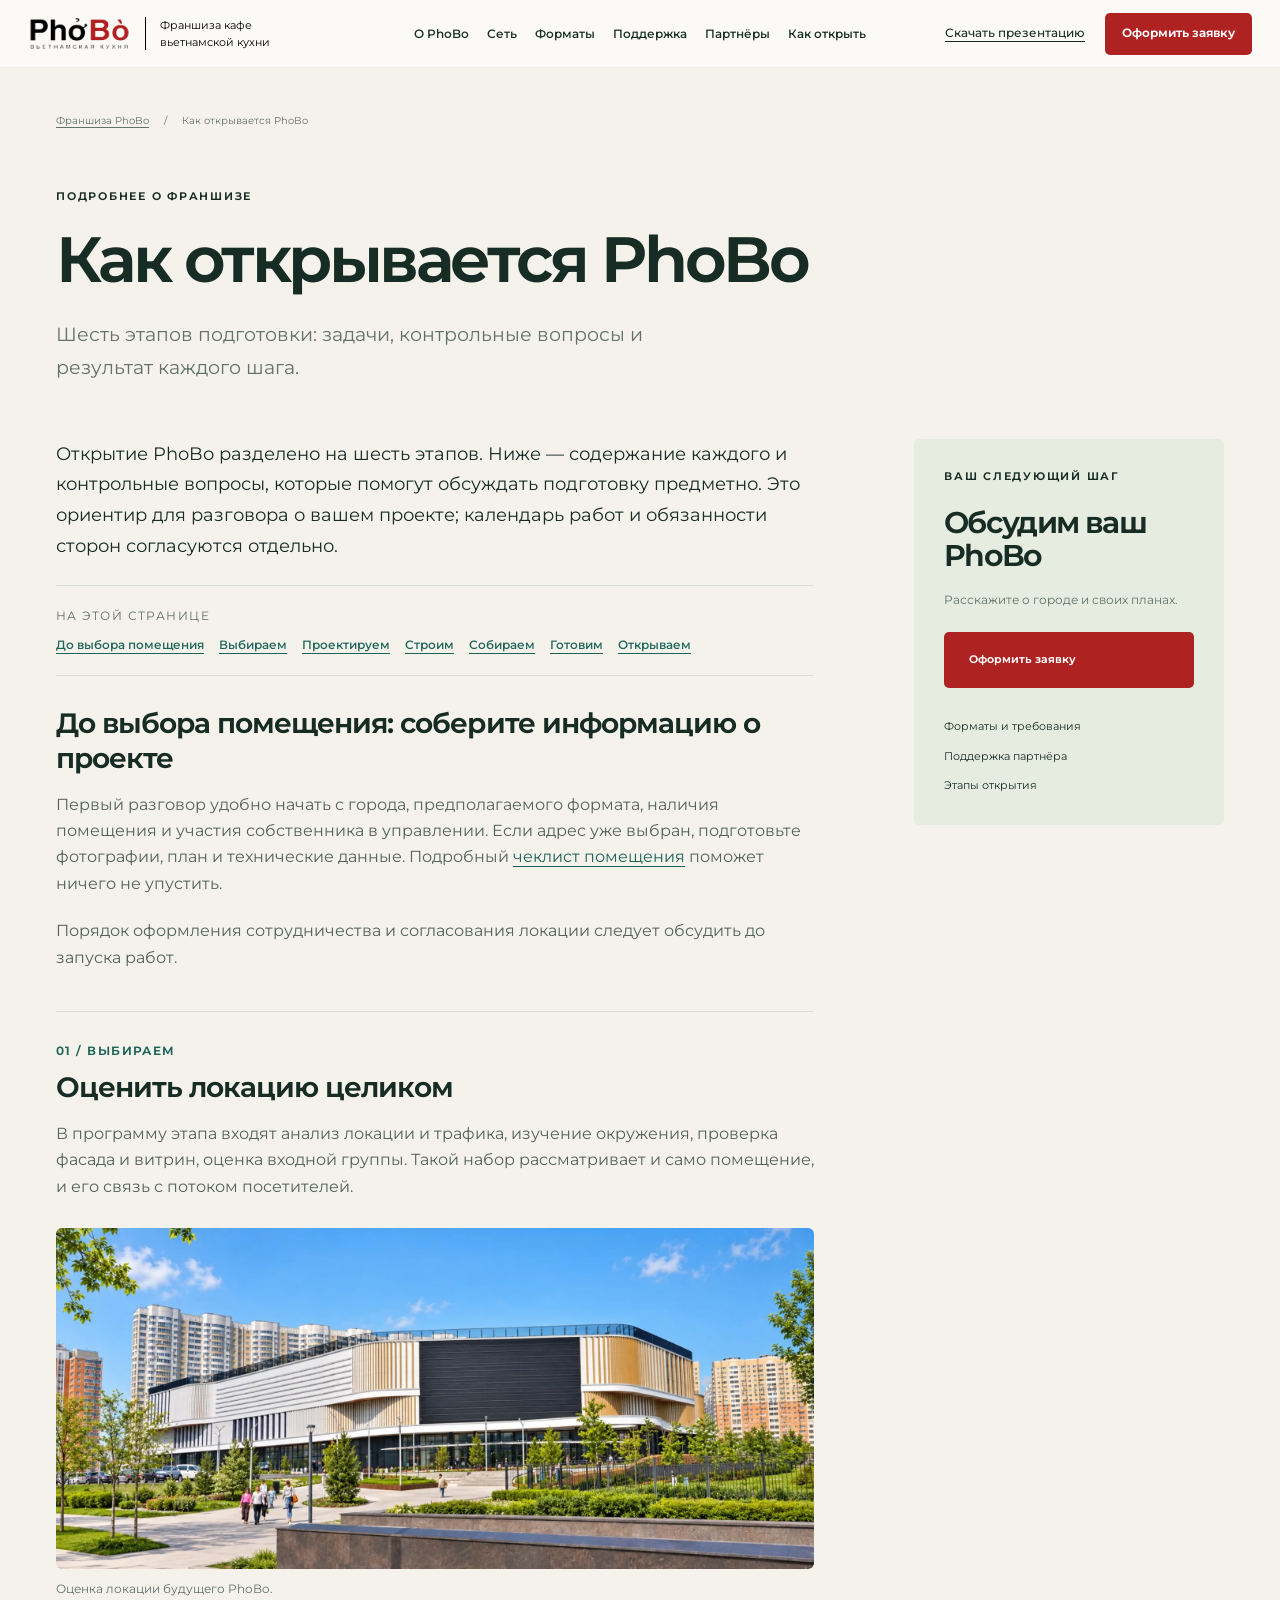
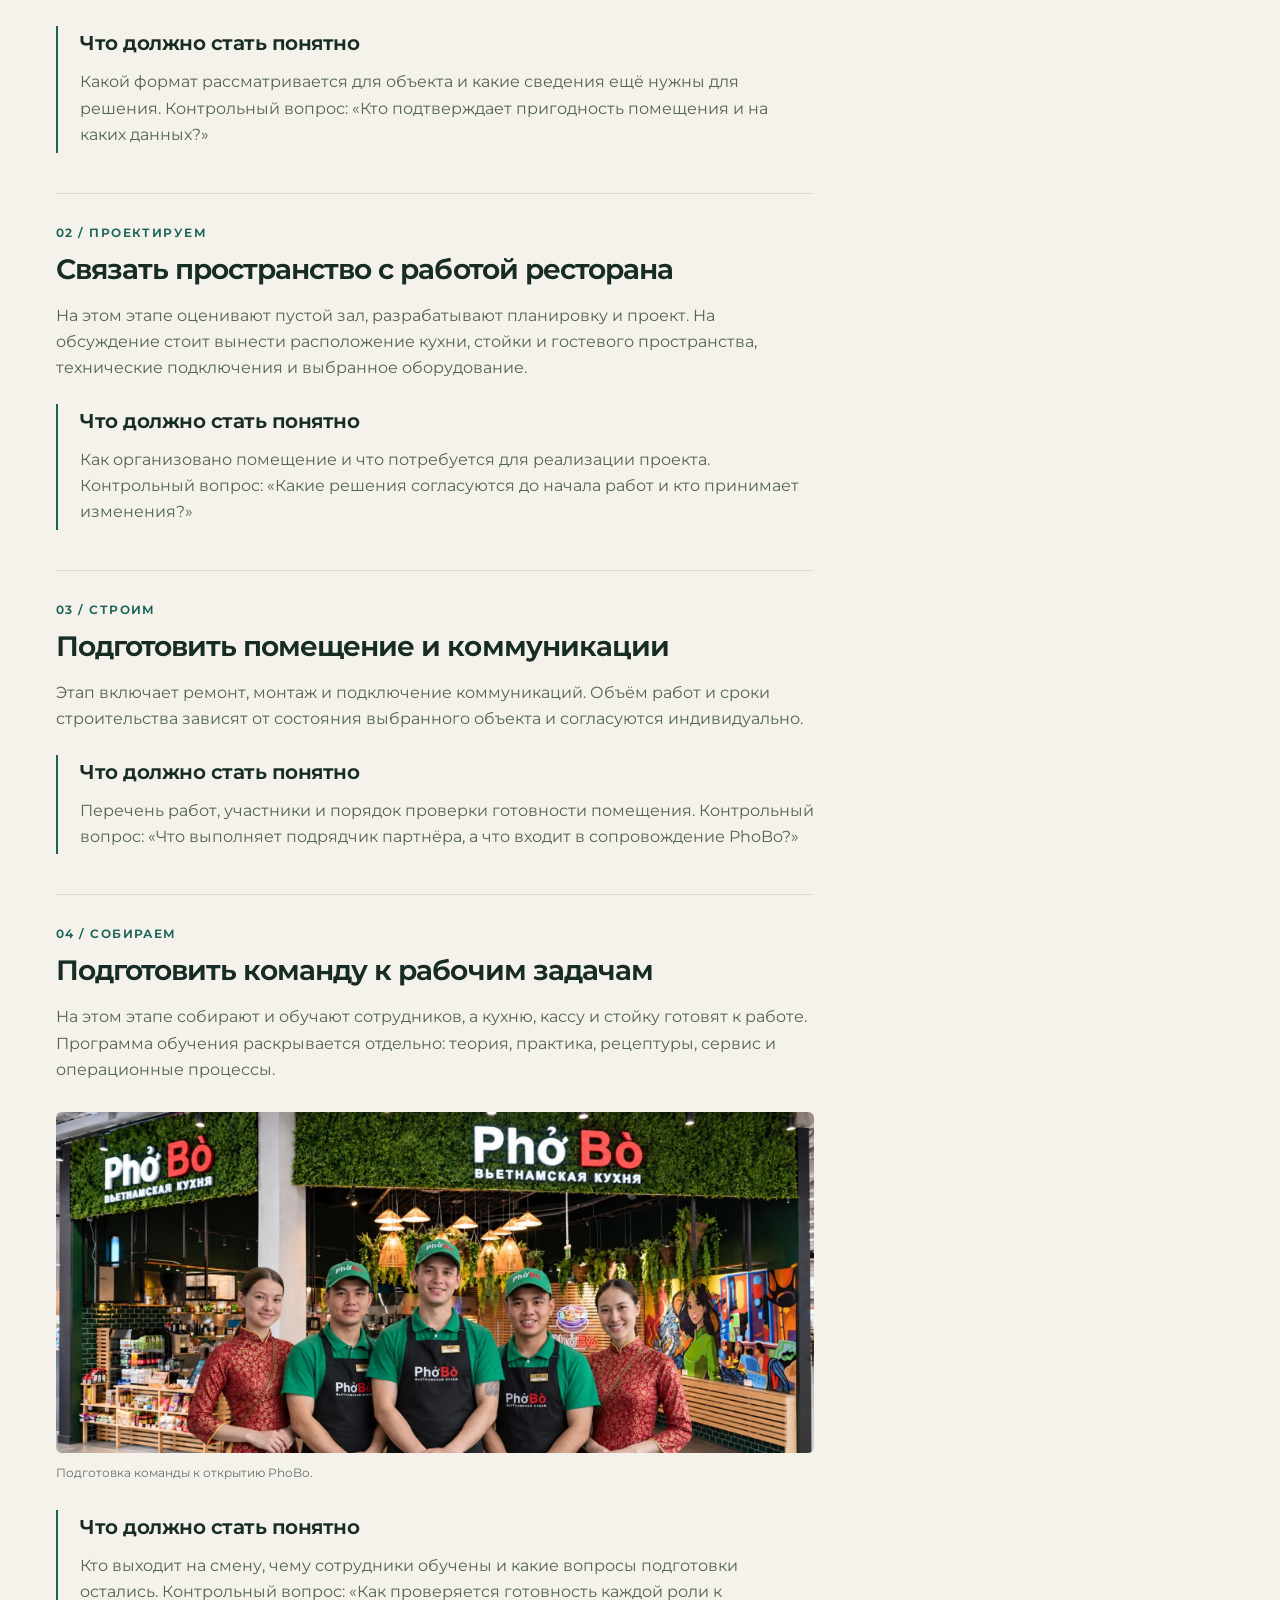
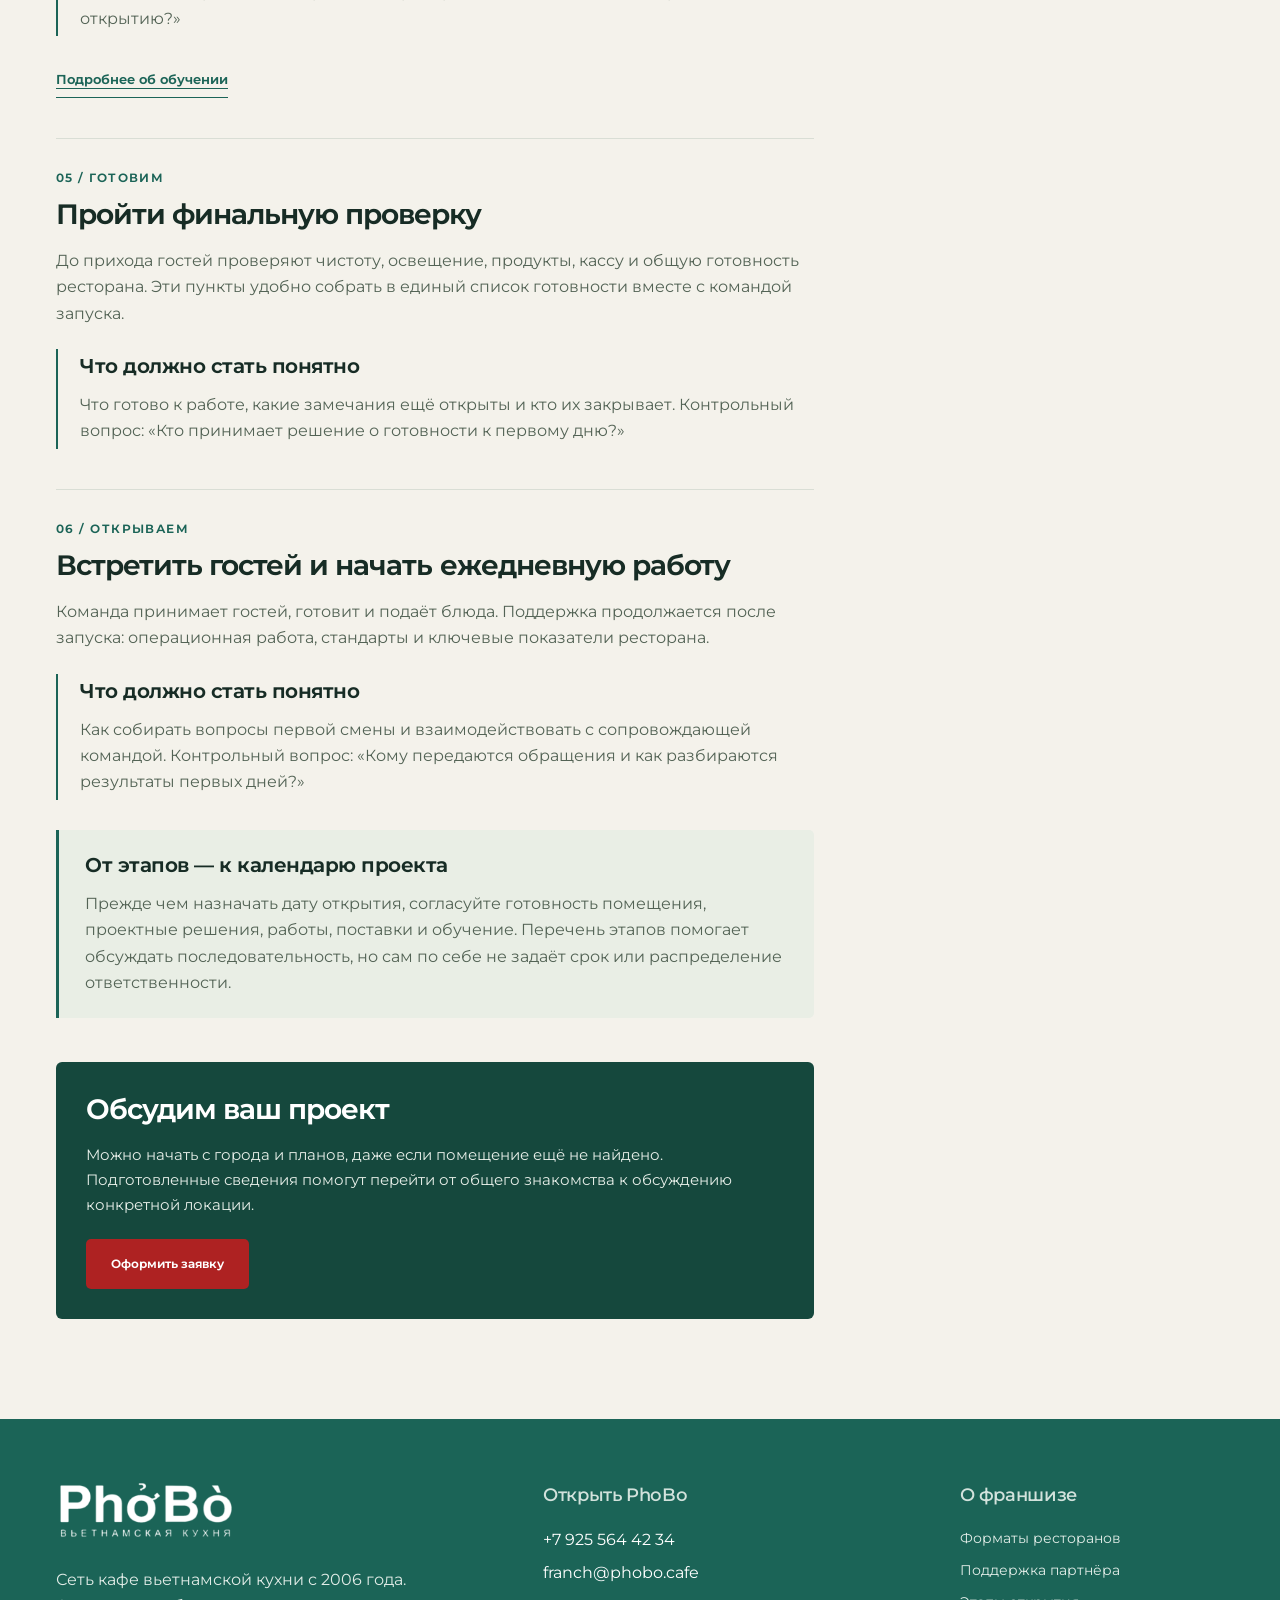
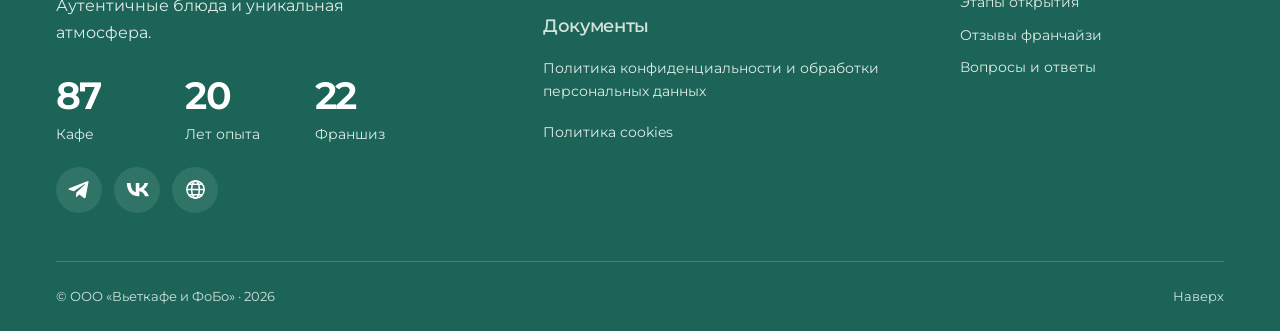
<file: opening/index.html>
<!doctype html><html lang="ru"><head><meta charset="utf-8"><meta name="viewport" content="width=device-width,initial-scale=1"><meta name="robots" content="noindex,nofollow"><title>Как открывается PhoBo — PhoBo</title><meta name="description" content="Шесть этапов подготовки: задачи, контрольные вопросы и результат каждого шага."><meta name="theme-color" content="#1B6457"><link rel="stylesheet" href="/styles.css?v=0973d2e502"><link rel="stylesheet" href="/forms.css?v=f6e828866c"><link rel="stylesheet" href="/details.css?v=258b08549c"><link rel="stylesheet" href="/map.css?v=cf1e8902d2"><link rel="stylesheet" href="/main-blocks.css?v=19b167cace"><link rel="stylesheet" href="/layout.css?v=8635ac16c0"><link rel="stylesheet" href="/fee-announcement.css?v=c4e7b58146"><script defer src="/app.js?v=a91ace04fc"></script><script defer src="/header.js?v=4f78e62489"></script><script defer src="/fee-announcement.js?v=9aa692f6fd"></script><noscript><link rel="stylesheet" href="/noscript.css?v=9e0cc5d78d"></noscript></head><body class="detail-page"><a class="skip-link" href="#main">Перейти к содержанию</a>
<header class="site-header">
  <a class="brand" href="/" aria-label="PhoBo — на главную">
    <img src="/photos/logo.png" width="109" height="50" alt="PhoBo">
    <span>Франшиза кафе<br> вьетнамской кухни</span>
  </a>
  <nav id="site-nav" aria-label="Основная навигация">
    <a href="/#concept">О PhoBo</a><a href="/#network">Сеть</a><a href="/#formats">Форматы</a><a href="/#support">Поддержка</a><a href="/#partners">Партнёры</a><a href="/#opening">Как открыть</a>
  </nav>
  <div class="header-actions"><a class="presentation-link" href="/presentations/phobo-franchise.pdf" download>Скачать презентацию</a>
<a class="button button-red" href="/#application" data-application data-location="header">Оформить заявку</a></div>
  <button class="menu-toggle" data-menu-toggle aria-controls="site-nav" aria-expanded="false" aria-label="Открыть меню"><span></span><span></span></button>
</header>
<main id="main" class="detail-main">
<div class="container">
<nav class="breadcrumbs" aria-label="Хлебные крошки"><a href="/">Франшиза PhoBo</a><span aria-hidden="true">/</span><span>Как открывается PhoBo</span></nav>
<header class="article-heading">
<p class="eyebrow">Подробнее о франшизе</p>
<h1>Как открывается PhoBo</h1>
<p class="lead">Шесть этапов подготовки: задачи, контрольные вопросы и результат каждого шага.</p></header>
<div class="article-layout">
<article class="article-body"><div class="dc-content">
<p class="dc-intro">Открытие PhoBo разделено на шесть этапов. Ниже — содержание каждого и контрольные вопросы, которые помогут обсуждать подготовку предметно. Это ориентир для разговора о вашем проекте; календарь работ и обязанности сторон согласуются отдельно.</p>
<nav class="dc-contents" aria-label="На этой странице"><span>На этой странице</span><a href="#opening-before">До выбора помещения</a><a href="#opening-location">Выбираем</a><a href="#opening-project">Проектируем</a><a href="#opening-build">Строим</a><a href="#opening-team">Собираем</a><a href="#opening-ready">Готовим</a><a href="#opening-guests">Открываем</a></nav>
<section id="opening-before">
<h2>До выбора помещения: соберите информацию о проекте</h2>
<p>Первый разговор удобно начать с города, предполагаемого формата, наличия помещения и участия собственника в управлении. Если адрес уже выбран, подготовьте фотографии, план и технические данные. Подробный <a href="/formats/#formats-premises">чеклист помещения</a> поможет ничего не упустить.</p>
<p>Порядок оформления сотрудничества и согласования локации следует обсудить до запуска работ.</p></section>
<section class="dc-stage" id="opening-location"><span class="dc-kicker">01 / Выбираем</span><h2>Оценить локацию целиком</h2>
<p>В программу этапа входят анализ локации и трафика, изучение окружения, проверка фасада и витрин, оценка входной группы. Такой набор рассматривает и само помещение, и его связь с потоком посетителей.</p>
<figure class="dc-figure"><img src="/photos/opening-01.webp" alt="Иллюстрация оценки фасада и входа будущего PhoBo" width="2000" height="900" loading="lazy"><figcaption>Оценка локации будущего PhoBo.</figcaption></figure>
<div class="dc-review">
<h3>Что должно стать понятно</h3>
<p>Какой формат рассматривается для объекта и какие сведения ещё нужны для решения. Контрольный вопрос: «Кто подтверждает пригодность помещения и на каких данных?»</p></div></section>
<section class="dc-stage" id="opening-project"><span class="dc-kicker">02 / Проектируем</span><h2>Связать пространство с работой ресторана</h2>
<p>На этом этапе оценивают пустой зал, разрабатывают планировку и проект. На обсуждение стоит вынести расположение кухни, стойки и гостевого пространства, технические подключения и выбранное оборудование.</p>
<div class="dc-review">
<h3>Что должно стать понятно</h3>
<p>Как организовано помещение и что потребуется для реализации проекта. Контрольный вопрос: «Какие решения согласуются до начала работ и кто принимает изменения?»</p></div></section>
<section class="dc-stage" id="opening-build"><span class="dc-kicker">03 / Строим</span><h2>Подготовить помещение и коммуникации</h2>
<p>Этап включает ремонт, монтаж и подключение коммуникаций. Объём работ и сроки строительства зависят от состояния выбранного объекта и согласуются индивидуально.</p>
<div class="dc-review">
<h3>Что должно стать понятно</h3>
<p>Перечень работ, участники и порядок проверки готовности помещения. Контрольный вопрос: «Что выполняет подрядчик партнёра, а что входит в сопровождение PhoBo?»</p></div></section>
<section class="dc-stage" id="opening-team"><span class="dc-kicker">04 / Собираем</span><h2>Подготовить команду к рабочим задачам</h2>
<p>На этом этапе собирают и обучают сотрудников, а кухню, кассу и стойку готовят к работе. Программа обучения раскрывается отдельно: теория, практика, рецептуры, сервис и операционные процессы.</p>
<figure class="dc-figure"><img src="/photos/opening-04.webp" alt="Иллюстрация команды в подготовленном помещении PhoBo" width="2000" height="900" loading="lazy"><figcaption>Подготовка команды к открытию PhoBo.</figcaption></figure>
<div class="dc-review">
<h3>Что должно стать понятно</h3>
<p>Кто выходит на смену, чему сотрудники обучены и какие вопросы подготовки остались. Контрольный вопрос: «Как проверяется готовность каждой роли к открытию?»</p></div>
<a class="text-link" href="/support/#support-training">Подробнее об обучении</a></section>
<section class="dc-stage" id="opening-ready"><span class="dc-kicker">05 / Готовим</span><h2>Пройти финальную проверку</h2>
<p>До прихода гостей проверяют чистоту, освещение, продукты, кассу и общую готовность ресторана. Эти пункты удобно собрать в единый список готовности вместе с командой запуска.</p>
<div class="dc-review">
<h3>Что должно стать понятно</h3>
<p>Что готово к работе, какие замечания ещё открыты и кто их закрывает. Контрольный вопрос: «Кто принимает решение о готовности к первому дню?»</p></div></section>
<section class="dc-stage" id="opening-guests"><span class="dc-kicker">06 / Открываем</span><h2>Встретить гостей и начать ежедневную работу</h2>
<p>Команда принимает гостей, готовит и подаёт блюда. Поддержка продолжается после запуска: операционная работа, стандарты и ключевые показатели ресторана.</p>
<div class="dc-review">
<h3>Что должно стать понятно</h3>
<p>Как собирать вопросы первой смены и взаимодействовать с сопровождающей командой. Контрольный вопрос: «Кому передаются обращения и как разбираются результаты первых дней?»</p></div></section>
<aside class="dc-callout"><h3>От этапов — к календарю проекта</h3>
<p>Прежде чем назначать дату открытия, согласуйте готовность помещения, проектные решения, работы, поставки и обучение. Перечень этапов помогает обсуждать последовательность, но сам по себе не задаёт срок или распределение ответственности.</p></aside>
<aside class="dc-next"><h2>Обсудим ваш проект</h2>
<p>Можно начать с города и планов, даже если помещение ещё не найдено. Подготовленные сведения помогут перейти от общего знакомства к обсуждению конкретной локации.</p><a class="button button-red" href="/#application" data-application data-location="detail-body-opening">Оформить заявку</a></aside>
</div></article>
<aside class="article-sidebar"><p class="eyebrow">Ваш следующий шаг</p>
<h2>Обсудим ваш PhoBo</h2>
<p>Расскажите о городе и своих планах.</p><a class="button button-red" href="/#application" data-application data-location="detail-opening">Оформить заявку</a><nav aria-label="Связанные материалы"><a href="/formats/">Форматы и требования</a><a href="/support/">Поддержка партнёра</a><a href="/opening/">Этапы открытия</a></nav></aside></div></div></main><footer class="site-footer">
  <div class="container footer-top">
    <div class="footer-about">
      <a class="footer-brand" href="/" aria-label="PhoBo — на главную"><img src="/photos/logo.png" width="180" height="54" alt="PhoBo — вьетнамская кухня"></a>
      <p class="footer-description">Сеть кафе вьетнамской кухни с 2006 года. Аутентичные блюда и уникальная атмосфера.</p>
      <div class="footer-stats" aria-label="PhoBo в цифрах">
        <p><strong>87</strong><span>Кафе</span></p>
        <p><strong>20</strong><span>Лет опыта</span></p>
        <p><strong>22</strong><span>Франшиз</span></p>
      </div>
      <div class="footer-socials" aria-label="Социальные сети и сайт PhoBo">
        <a href="https://t.me/phobocafe" target="_blank" rel="noopener noreferrer" aria-label="PhoBo в Telegram"><svg viewBox="0 0 24 24" aria-hidden="true"><path d="M21.6 3.2 18.4 20c-.2 1.2-.9 1.4-1.8.9l-4.9-3.6-2.4 2.3c-.3.3-.5.5-1 .5l.4-5 9.1-8.2c.4-.4-.1-.6-.6-.3L6 13.7l-4.8-1.5c-1-.3-1-1 .2-1.4L20 3.5c.9-.3 1.6.2 1.6-.3Z"/></svg></a>
        <a href="https://vk.com/phobo.cafe" target="_blank" rel="noopener noreferrer" aria-label="PhoBo во ВКонтакте"><svg viewBox="0 0 24 24" aria-hidden="true"><path d="M13.2 19C5.5 19 1.1 13.8.9 5.2h3.9c.2 6.3 3.1 9 5.4 9.6V5.2h3.7v5.5c2.3-.3 4.6-2.8 5.4-5.5H23c-.6 3.3-3 5.8-4.8 6.8 1.8.8 4.6 3 5.7 7h-4.1c-.9-2.7-2.9-4.8-5.9-5.1V19Z"/></svg></a>
        <a href="https://phobo.cafe" target="_blank" rel="noopener noreferrer" aria-label="Официальный сайт PhoBo"><svg class="footer-globe" viewBox="0 0 24 24" aria-hidden="true"><circle cx="12" cy="12" r="9"/><ellipse cx="12" cy="12" rx="4" ry="9"/><path d="M3 12h18M5 6.5h14M5 17.5h14"/></svg></a>
      </div>
    </div>
    <div class="footer-contact">
      <h2>Открыть PhoBo</h2>
      <a href="tel:+79255644234">+7 925 564 42 34</a>
      <a href="mailto:franch@phobo.cafe">franch@phobo.cafe</a>
      <div class="footer-documents">
        <h3>Документы</h3>
        <ul>
<li><a href="/policy/">Политика конфиденциальности и обработки персональных данных</a>
</li>
<li><a href="/cookies/">Политика cookies</a>
</li></ul>
      </div>
    </div>
    <nav class="footer-navigation" aria-labelledby="footer-navigation-title">
      <h2 id="footer-navigation-title">О франшизе</h2>
      <div class="footer-links"><a href="/formats/">Форматы ресторанов</a><a href="/support/">Поддержка партнёра</a><a href="/opening/">Этапы открытия</a><a href="/reviews/">Отзывы франчайзи</a><a href="/faq/">Вопросы и ответы</a></div>
    </nav>
  </div>
  <div class="container footer-bottom"><span>© ООО «Вьеткафе и ФоБо» · 2026</span><a href="#main">Наверх</a></div>
</footer>
<dialog id="fee-announcement" class="fee-announcement" aria-labelledby="fee-announcement-title" aria-describedby="fee-announcement-description" data-delay-ms="50000">
  <div class="fee-shell">
    <button class="fee-close" type="button" data-fee-close aria-label="Закрыть уведомление" autofocus><svg viewBox="0 0 24 24" aria-hidden="true"><path d="m6 6 12 12M18 6 6 18"/></svg></button>
    <div class="fee-layout">
      <figure class="fee-media"><img src="/photos/franchise-fee-2027.png" width="1536" height="1024" alt="Информация PhoBo о паушальном взносе с 2027 года" decoding="async"></figure>
      <div class="fee-copy">
        <h2 id="fee-announcement-title" class="fee-title">Заключите договор до конца 2026 года и зафиксируйте паушальный взнос — 1,2&nbsp;млн&nbsp;₽!</h2>
        <p id="fee-announcement-description" class="fee-description">Направьте 300&nbsp;000&nbsp;₽ на запуск своего ресторана.</p>
        <a class="fee-apply" href="/#application" data-fee-apply>Оставить заявку</a>
      </div>
    </div>
  </div>
</dialog>
</body></html>
</file>
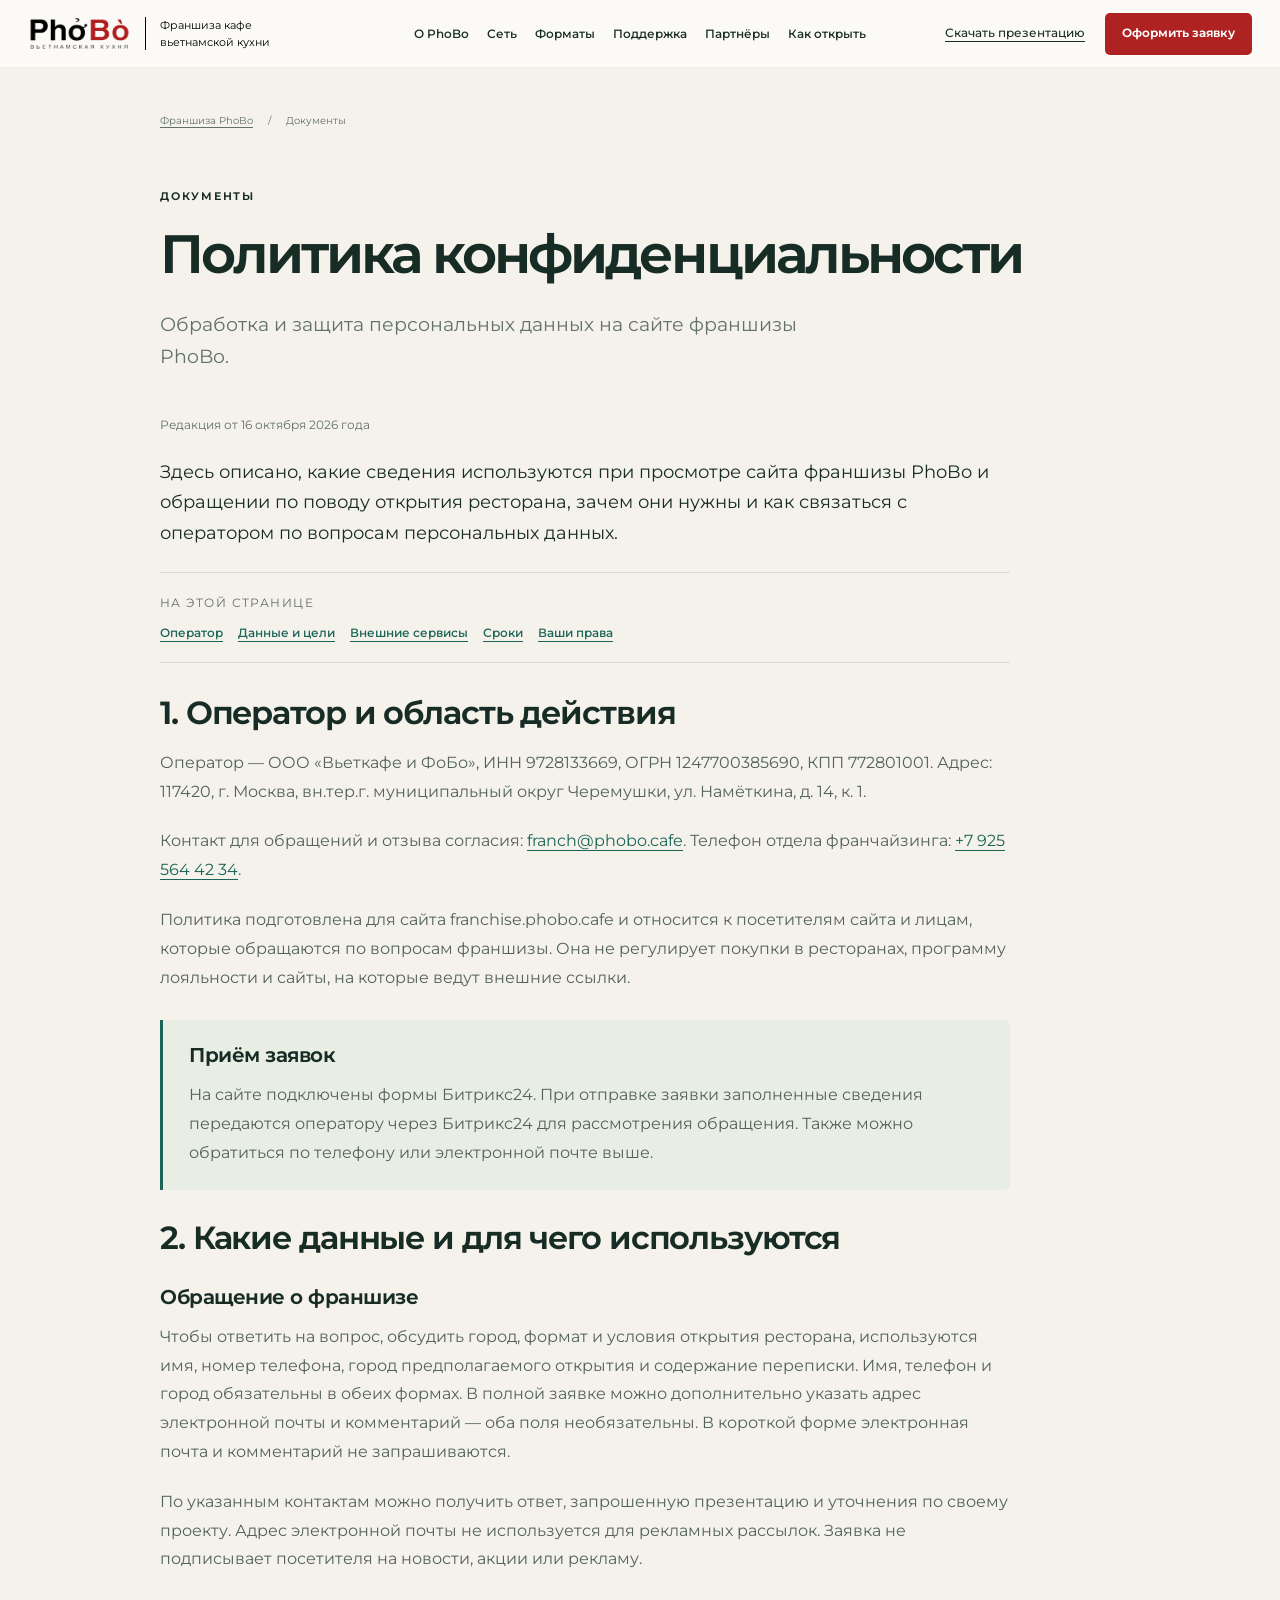
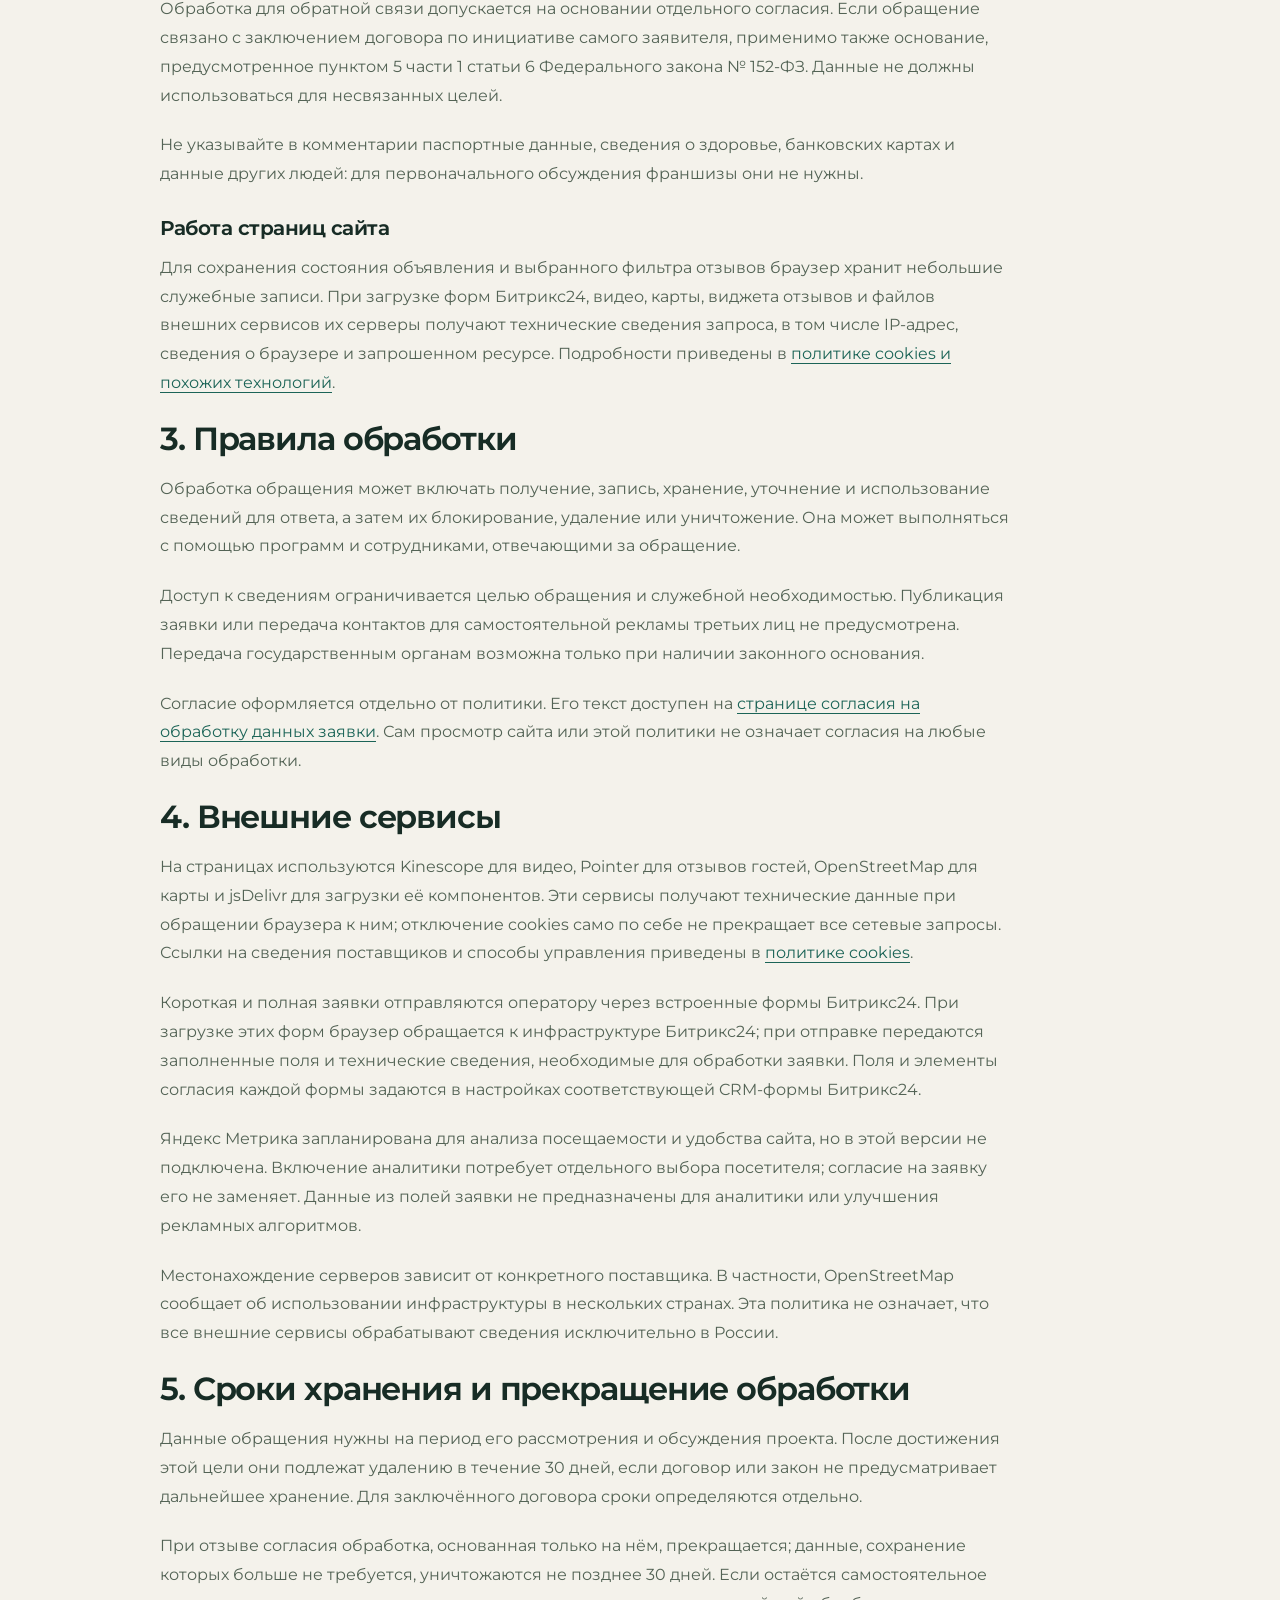
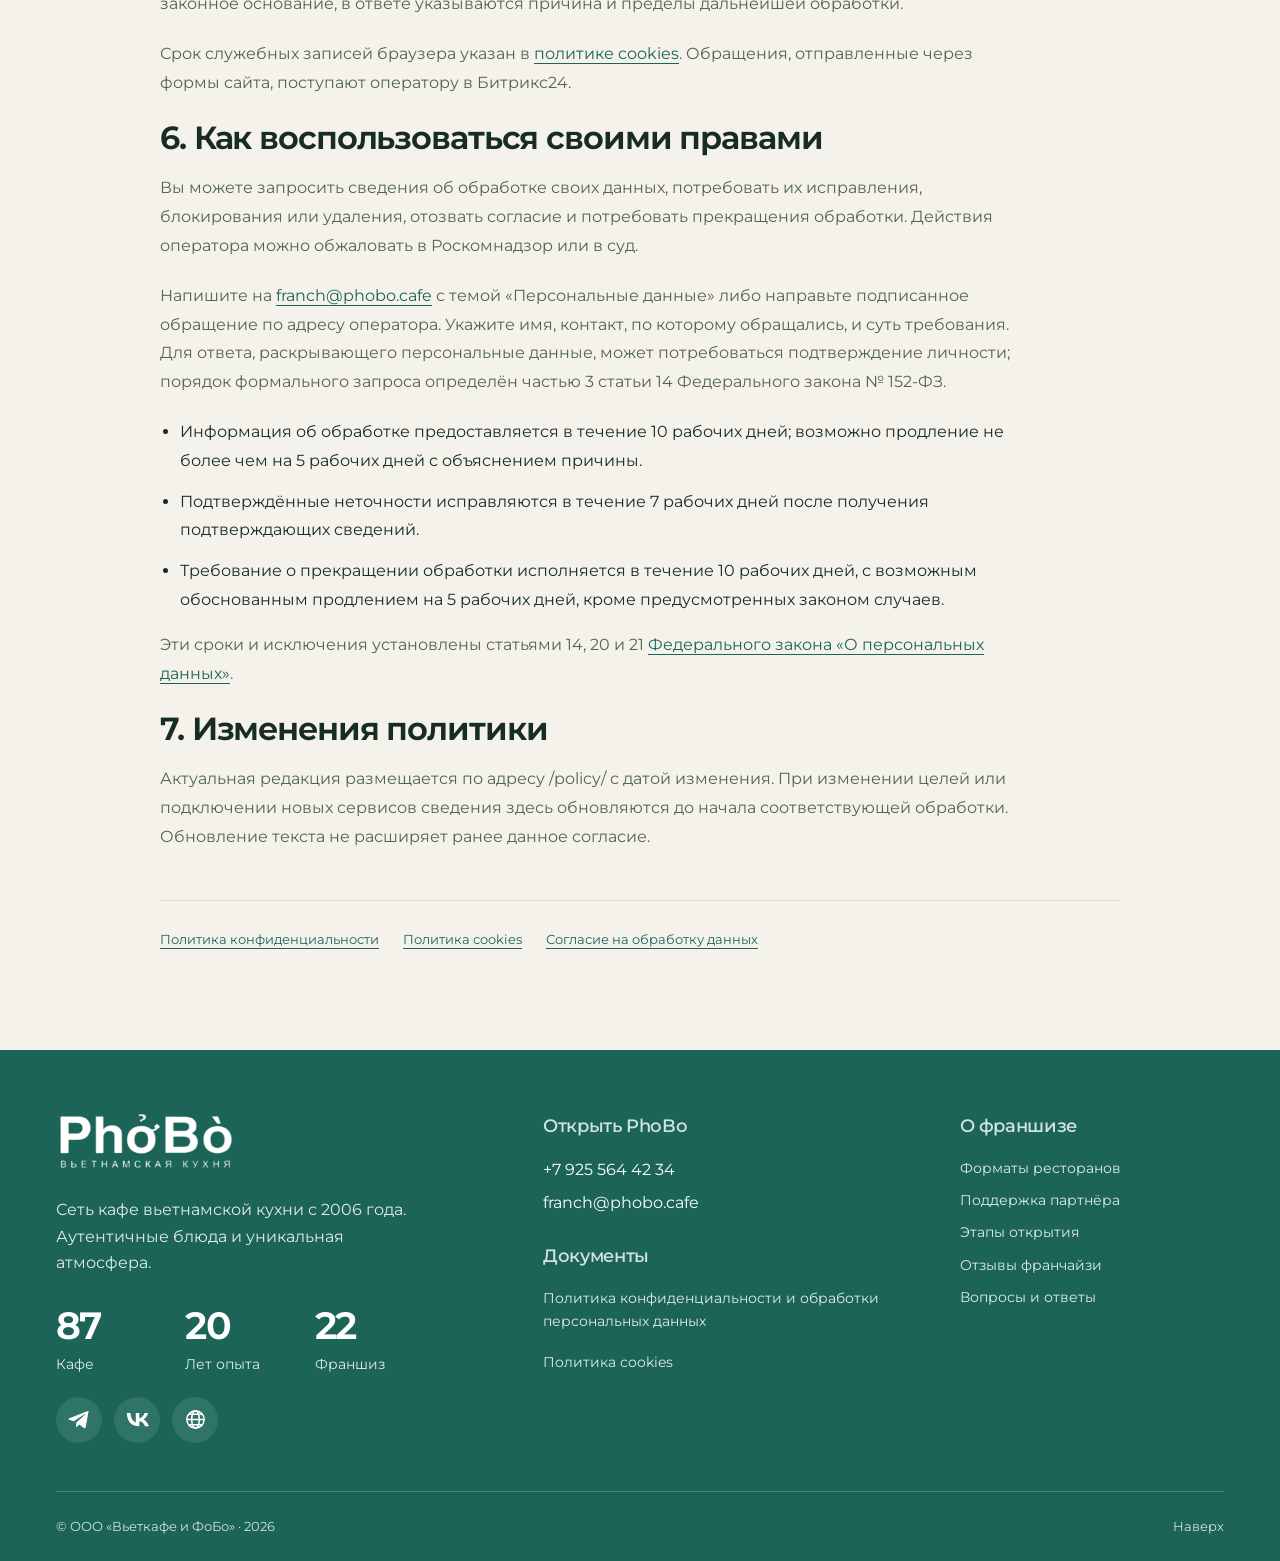
<file: policy/index.html>
<!doctype html><html lang="ru"><head><meta charset="utf-8"><meta name="viewport" content="width=device-width,initial-scale=1"><meta name="robots" content="noindex,nofollow"><title>Политика конфиденциальности — PhoBo</title><meta name="description" content="Обработка и защита персональных данных на сайте франшизы PhoBo."><meta name="theme-color" content="#1B6457"><link rel="stylesheet" href="/styles.css?v=0973d2e502"><link rel="stylesheet" href="/forms.css?v=f6e828866c"><link rel="stylesheet" href="/details.css?v=258b08549c"><link rel="stylesheet" href="/map.css?v=cf1e8902d2"><link rel="stylesheet" href="/main-blocks.css?v=19b167cace"><link rel="stylesheet" href="/layout.css?v=8635ac16c0"><link rel="stylesheet" href="/fee-announcement.css?v=c4e7b58146"><link rel="stylesheet" href="/legal.css?v=664fe14fb9"><script defer src="/app.js?v=a91ace04fc"></script><script defer src="/header.js?v=4f78e62489"></script><script defer src="/fee-announcement.js?v=9aa692f6fd"></script><noscript><link rel="stylesheet" href="/noscript.css?v=9e0cc5d78d"></noscript></head><body class="detail-page"><a class="skip-link" href="#main">Перейти к содержанию</a>
<header class="site-header">
  <a class="brand" href="/" aria-label="PhoBo — на главную">
    <img src="/photos/logo.png" width="109" height="50" alt="PhoBo">
    <span>Франшиза кафе<br> вьетнамской кухни</span>
  </a>
  <nav id="site-nav" aria-label="Основная навигация">
    <a href="/#concept">О PhoBo</a><a href="/#network">Сеть</a><a href="/#formats">Форматы</a><a href="/#support">Поддержка</a><a href="/#partners">Партнёры</a><a href="/#opening">Как открыть</a>
  </nav>
  <div class="header-actions"><a class="presentation-link" href="/presentations/phobo-franchise.pdf" download>Скачать презентацию</a>
<a class="button button-red" href="/#application" data-application data-location="header">Оформить заявку</a></div>
  <button class="menu-toggle" data-menu-toggle aria-controls="site-nav" aria-expanded="false" aria-label="Открыть меню"><span></span><span></span></button>
</header>
<main id="main" class="detail-main legal-main">
  <div class="container">
    <nav class="breadcrumbs" aria-label="Хлебные крошки"><a href="/">Франшиза PhoBo</a><span aria-hidden="true">/</span><span>Документы</span></nav>
    <header class="article-heading">
      <p class="eyebrow">Документы</p>
      <h1>Политика конфиденциальности</h1>
      <p class="lead">Обработка и защита персональных данных на сайте франшизы PhoBo.</p>
    </header>
    <article class="article-body legal-body"><div class="dc-content legal-content">
<p class="dc-small">Редакция от 16 октября 2026 года</p>
<p class="dc-intro">Здесь описано, какие сведения используются при просмотре сайта франшизы PhoBo и обращении по поводу открытия ресторана, зачем они нужны и как связаться с оператором по вопросам персональных данных.</p>
<nav class="dc-contents" aria-label="На этой странице"><span>На этой странице</span><a href="#policy-operator">Оператор</a><a href="#policy-data">Данные и цели</a><a href="#policy-services">Внешние сервисы</a><a href="#policy-storage">Сроки</a><a href="#policy-rights">Ваши права</a></nav>
<section id="policy-operator">
<h2>1. Оператор и область действия</h2>
<p>Оператор — ООО «Вьеткафе и ФоБо», ИНН 9728133669, ОГРН 1247700385690, КПП 772801001. Адрес: 117420, г. Москва, вн.тер.г. муниципальный округ Черемушки, ул. Намёткина, д. 14, к. 1.</p>
<p>Контакт для обращений и отзыва согласия: <a href="mailto:franch@phobo.cafe">franch@phobo.cafe</a>. Телефон отдела франчайзинга: <a href="tel:+79255644234">+7 925 564 42 34</a>.</p>
<p>Политика подготовлена для сайта franchise.phobo.cafe и относится к посетителям сайта и лицам, которые обращаются по вопросам франшизы. Она не регулирует покупки в ресторанах, программу лояльности и сайты, на которые ведут внешние ссылки.</p>
<aside class="dc-callout"><h3>Приём заявок</h3><p>На сайте подключены формы Битрикс24. При отправке заявки заполненные сведения передаются оператору через Битрикс24 для рассмотрения обращения. Также можно обратиться по телефону или электронной почте выше.</p></aside>
</section>
<section id="policy-data">
<h2>2. Какие данные и для чего используются</h2>
<h3>Обращение о франшизе</h3>
<p>Чтобы ответить на вопрос, обсудить город, формат и условия открытия ресторана, используются имя, номер телефона, город предполагаемого открытия и содержание переписки. Имя, телефон и город обязательны в обеих формах. В полной заявке можно дополнительно указать адрес электронной почты и комментарий — оба поля необязательны. В короткой форме электронная почта и комментарий не запрашиваются.</p>
<p>По указанным контактам можно получить ответ, запрошенную презентацию и уточнения по своему проекту. Адрес электронной почты не используется для рекламных рассылок. Заявка не подписывает посетителя на новости, акции или рекламу.</p>
<p>Обработка для обратной связи допускается на основании отдельного согласия. Если обращение связано с заключением договора по инициативе самого заявителя, применимо также основание, предусмотренное пунктом 5 части 1 статьи 6 Федерального закона № 152-ФЗ. Данные не должны использоваться для несвязанных целей.</p>
<p>Не указывайте в комментарии паспортные данные, сведения о здоровье, банковских картах и данные других людей: для первоначального обсуждения франшизы они не нужны.</p>
<h3>Работа страниц сайта</h3>
<p>Для сохранения состояния объявления и выбранного фильтра отзывов браузер хранит небольшие служебные записи. При загрузке форм Битрикс24, видео, карты, виджета отзывов и файлов внешних сервисов их серверы получают технические сведения запроса, в том числе IP-адрес, сведения о браузере и запрошенном ресурсе. Подробности приведены в <a href="/cookies/">политике cookies и похожих технологий</a>.</p>
</section>
<section id="policy-processing">
<h2>3. Правила обработки</h2>
<p>Обработка обращения может включать получение, запись, хранение, уточнение и использование сведений для ответа, а затем их блокирование, удаление или уничтожение. Она может выполняться с помощью программ и сотрудниками, отвечающими за обращение.</p>
<p>Доступ к сведениям ограничивается целью обращения и служебной необходимостью. Публикация заявки или передача контактов для самостоятельной рекламы третьих лиц не предусмотрена. Передача государственным органам возможна только при наличии законного основания.</p>
<p>Согласие оформляется отдельно от политики. Его текст доступен на <a href="/consent/">странице согласия на обработку данных заявки</a>. Сам просмотр сайта или этой политики не означает согласия на любые виды обработки.</p>
</section>
<section id="policy-services">
<h2>4. Внешние сервисы</h2>
<p>На страницах используются Kinescope для видео, Pointer для отзывов гостей, OpenStreetMap для карты и jsDelivr для загрузки её компонентов. Эти сервисы получают технические данные при обращении браузера к ним; отключение cookies само по себе не прекращает все сетевые запросы. Ссылки на сведения поставщиков и способы управления приведены в <a href="/cookies/#cookies-services">политике cookies</a>.</p>
<p>Короткая и полная заявки отправляются оператору через встроенные формы Битрикс24. При загрузке этих форм браузер обращается к инфраструктуре Битрикс24; при отправке передаются заполненные поля и технические сведения, необходимые для обработки заявки. Поля и элементы согласия каждой формы задаются в настройках соответствующей CRM-формы Битрикс24.</p>
<p>Яндекс Метрика запланирована для анализа посещаемости и удобства сайта, но в этой версии не подключена. Включение аналитики потребует отдельного выбора посетителя; согласие на заявку его не заменяет. Данные из полей заявки не предназначены для аналитики или улучшения рекламных алгоритмов.</p>
<p>Местонахождение серверов зависит от конкретного поставщика. В частности, OpenStreetMap сообщает об использовании инфраструктуры в нескольких странах. Эта политика не означает, что все внешние сервисы обрабатывают сведения исключительно в России.</p>
</section>
<section id="policy-storage">
<h2>5. Сроки хранения и прекращение обработки</h2>
<p>Данные обращения нужны на период его рассмотрения и обсуждения проекта. После достижения этой цели они подлежат удалению в течение 30 дней, если договор или закон не предусматривает дальнейшее хранение. Для заключённого договора сроки определяются отдельно.</p>
<p>При отзыве согласия обработка, основанная только на нём, прекращается; данные, сохранение которых больше не требуется, уничтожаются не позднее 30 дней. Если остаётся самостоятельное законное основание, в ответе указываются причина и пределы дальнейшей обработки.</p>
<p>Срок служебных записей браузера указан в <a href="/cookies/#cookies-storage">политике cookies</a>. Обращения, отправленные через формы сайта, поступают оператору в Битрикс24.</p>
</section>
<section id="policy-rights">
<h2>6. Как воспользоваться своими правами</h2>
<p>Вы можете запросить сведения об обработке своих данных, потребовать их исправления, блокирования или удаления, отозвать согласие и потребовать прекращения обработки. Действия оператора можно обжаловать в Роскомнадзор или в суд.</p>
<p>Напишите на <a href="mailto:franch@phobo.cafe">franch@phobo.cafe</a> с темой «Персональные данные» либо направьте подписанное обращение по адресу оператора. Укажите имя, контакт, по которому обращались, и суть требования. Для ответа, раскрывающего персональные данные, может потребоваться подтверждение личности; порядок формального запроса определён частью 3 статьи 14 Федерального закона № 152-ФЗ.</p>
<ul>
<li>Информация об обработке предоставляется в течение 10 рабочих дней; возможно продление не более чем на 5 рабочих дней с объяснением причины.</li>
<li>Подтверждённые неточности исправляются в течение 7 рабочих дней после получения подтверждающих сведений.</li>
<li>Требование о прекращении обработки исполняется в течение 10 рабочих дней, с возможным обоснованным продлением на 5 рабочих дней, кроме предусмотренных законом случаев.</li>
</ul>
<p>Эти сроки и исключения установлены статьями 14, 20 и 21 <a href="https://mintrud.gov.ru/docs/laws/130" target="_blank" rel="noopener noreferrer">Федерального закона «О персональных данных»</a>.</p>
</section>
<section id="policy-updates"><h2>7. Изменения политики</h2><p>Актуальная редакция размещается по адресу /policy/ с датой изменения. При изменении целей или подключении новых сервисов сведения здесь обновляются до начала соответствующей обработки. Обновление текста не расширяет ранее данное согласие.</p></section>
</div>
</article>
    <nav class="legal-navigation" aria-label="Документы сайта"><a href="/policy/">Политика конфиденциальности</a><a href="/cookies/">Политика cookies</a><a href="/consent/">Согласие на обработку данных</a></nav>
  </div>
</main>
<footer class="site-footer">
  <div class="container footer-top">
    <div class="footer-about">
      <a class="footer-brand" href="/" aria-label="PhoBo — на главную"><img src="/photos/logo.png" width="180" height="54" alt="PhoBo — вьетнамская кухня"></a>
      <p class="footer-description">Сеть кафе вьетнамской кухни с 2006 года. Аутентичные блюда и уникальная атмосфера.</p>
      <div class="footer-stats" aria-label="PhoBo в цифрах">
        <p><strong>87</strong><span>Кафе</span></p>
        <p><strong>20</strong><span>Лет опыта</span></p>
        <p><strong>22</strong><span>Франшиз</span></p>
      </div>
      <div class="footer-socials" aria-label="Социальные сети и сайт PhoBo">
        <a href="https://t.me/phobocafe" target="_blank" rel="noopener noreferrer" aria-label="PhoBo в Telegram"><svg viewBox="0 0 24 24" aria-hidden="true"><path d="M21.6 3.2 18.4 20c-.2 1.2-.9 1.4-1.8.9l-4.9-3.6-2.4 2.3c-.3.3-.5.5-1 .5l.4-5 9.1-8.2c.4-.4-.1-.6-.6-.3L6 13.7l-4.8-1.5c-1-.3-1-1 .2-1.4L20 3.5c.9-.3 1.6.2 1.6-.3Z"/></svg></a>
        <a href="https://vk.com/phobo.cafe" target="_blank" rel="noopener noreferrer" aria-label="PhoBo во ВКонтакте"><svg viewBox="0 0 24 24" aria-hidden="true"><path d="M13.2 19C5.5 19 1.1 13.8.9 5.2h3.9c.2 6.3 3.1 9 5.4 9.6V5.2h3.7v5.5c2.3-.3 4.6-2.8 5.4-5.5H23c-.6 3.3-3 5.8-4.8 6.8 1.8.8 4.6 3 5.7 7h-4.1c-.9-2.7-2.9-4.8-5.9-5.1V19Z"/></svg></a>
        <a href="https://phobo.cafe" target="_blank" rel="noopener noreferrer" aria-label="Официальный сайт PhoBo"><svg class="footer-globe" viewBox="0 0 24 24" aria-hidden="true"><circle cx="12" cy="12" r="9"/><ellipse cx="12" cy="12" rx="4" ry="9"/><path d="M3 12h18M5 6.5h14M5 17.5h14"/></svg></a>
      </div>
    </div>
    <div class="footer-contact">
      <h2>Открыть PhoBo</h2>
      <a href="tel:+79255644234">+7 925 564 42 34</a>
      <a href="mailto:franch@phobo.cafe">franch@phobo.cafe</a>
      <div class="footer-documents">
        <h3>Документы</h3>
        <ul>
<li><a href="/policy/">Политика конфиденциальности и обработки персональных данных</a>
</li>
<li><a href="/cookies/">Политика cookies</a>
</li></ul>
      </div>
    </div>
    <nav class="footer-navigation" aria-labelledby="footer-navigation-title">
      <h2 id="footer-navigation-title">О франшизе</h2>
      <div class="footer-links"><a href="/formats/">Форматы ресторанов</a><a href="/support/">Поддержка партнёра</a><a href="/opening/">Этапы открытия</a><a href="/reviews/">Отзывы франчайзи</a><a href="/faq/">Вопросы и ответы</a></div>
    </nav>
  </div>
  <div class="container footer-bottom"><span>© ООО «Вьеткафе и ФоБо» · 2026</span><a href="#main">Наверх</a></div>
</footer>
</body></html>
</file>
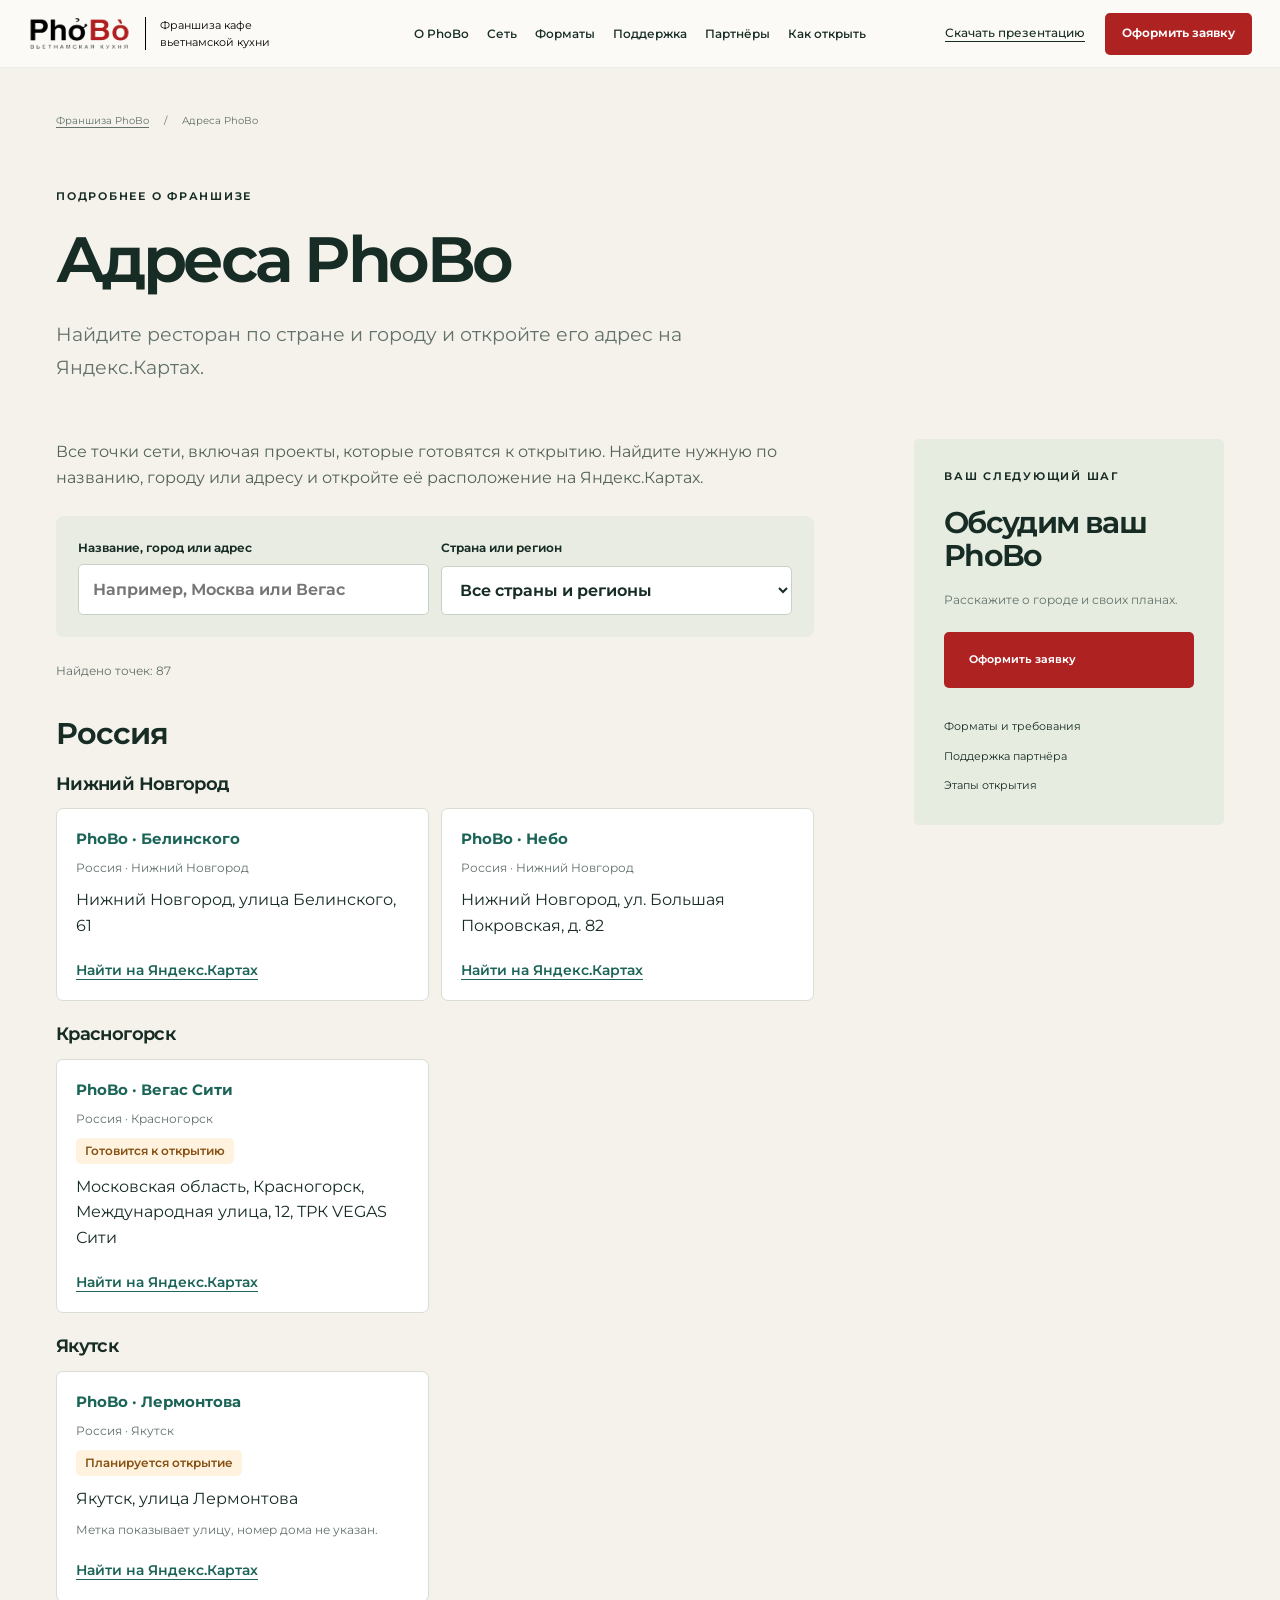
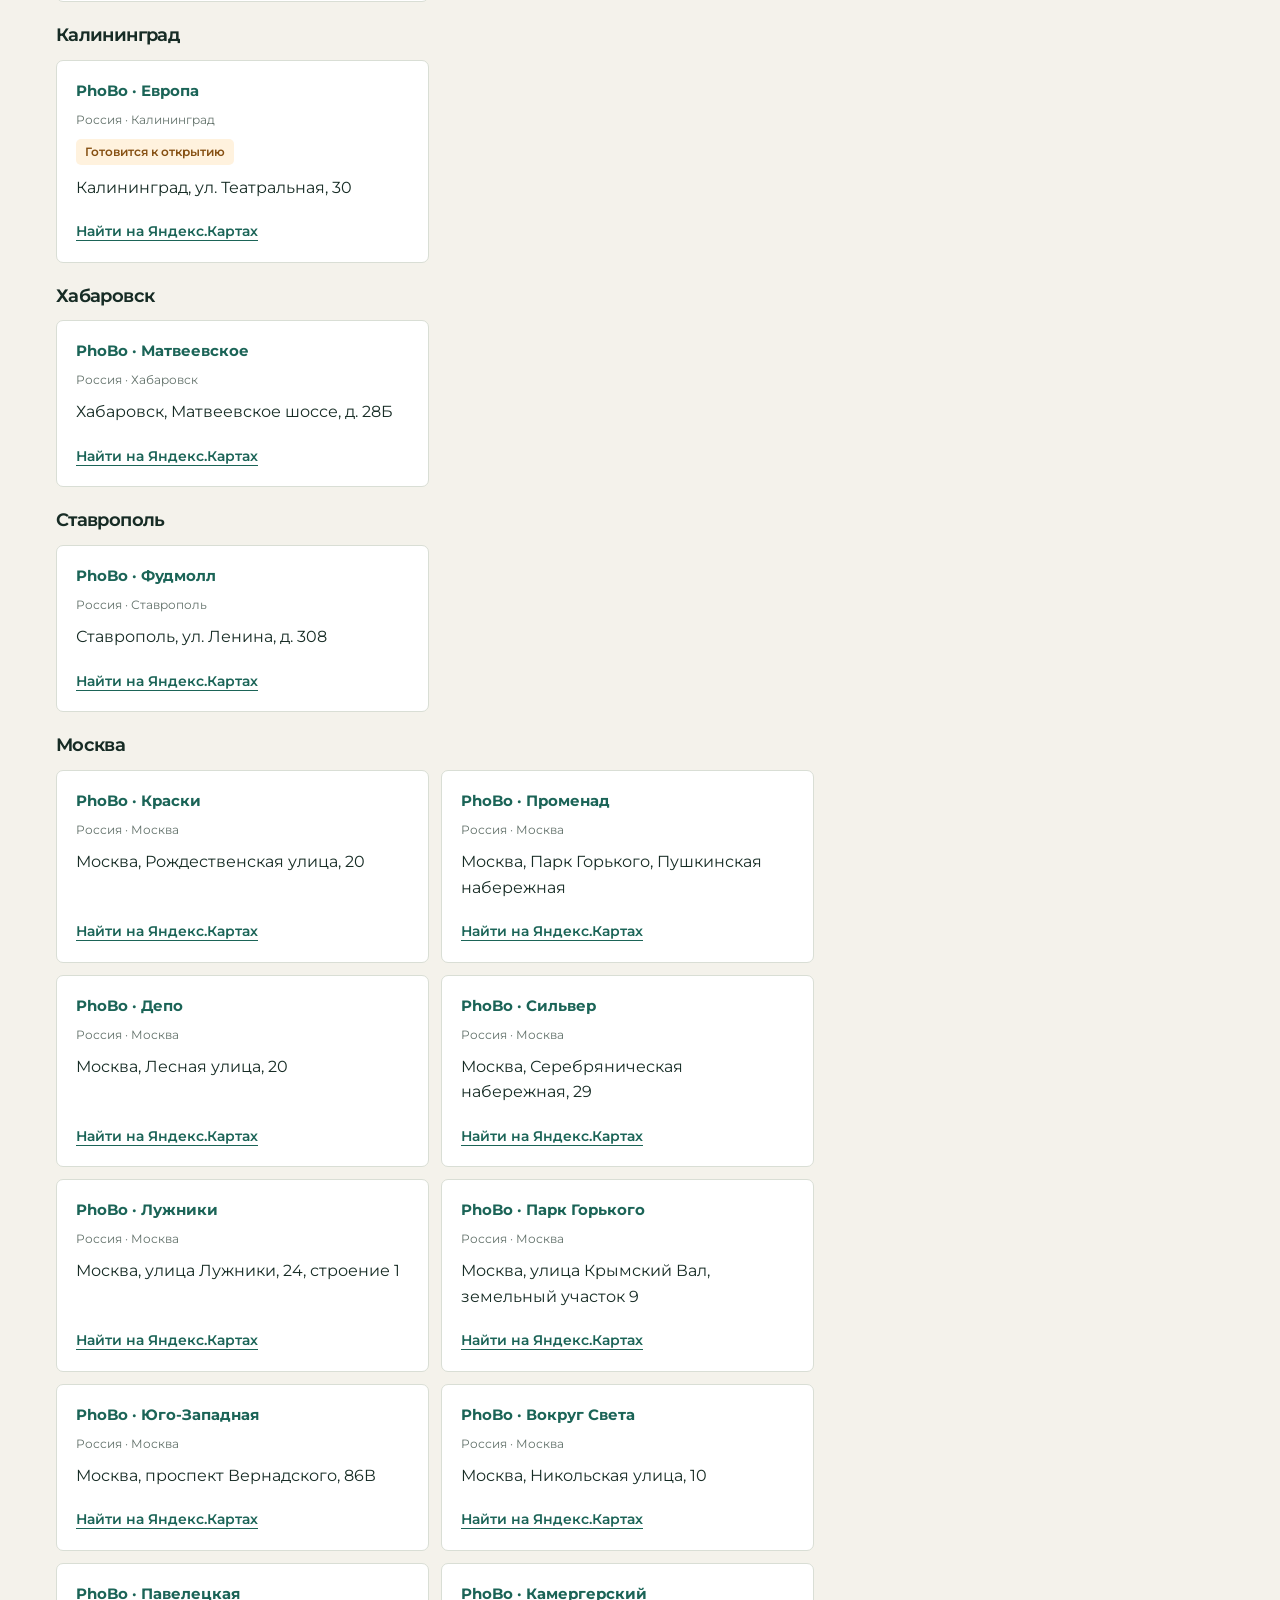
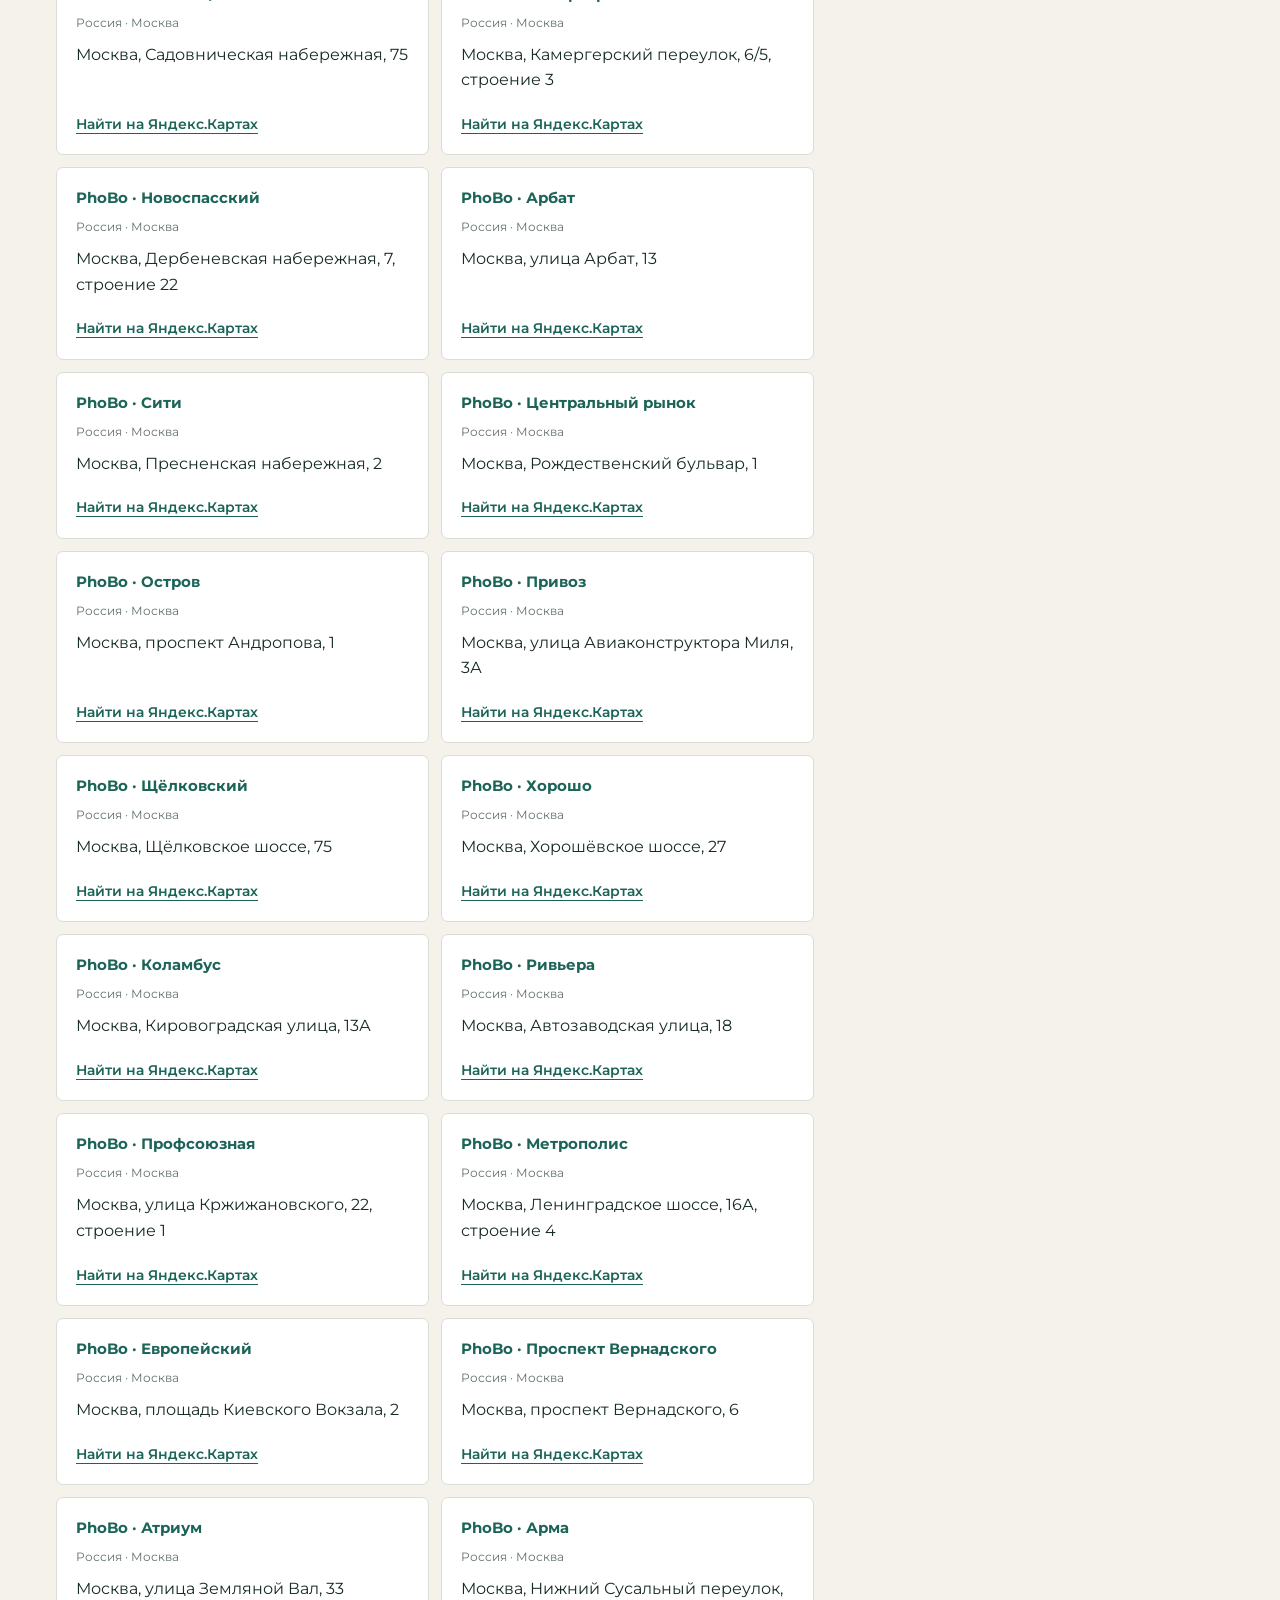
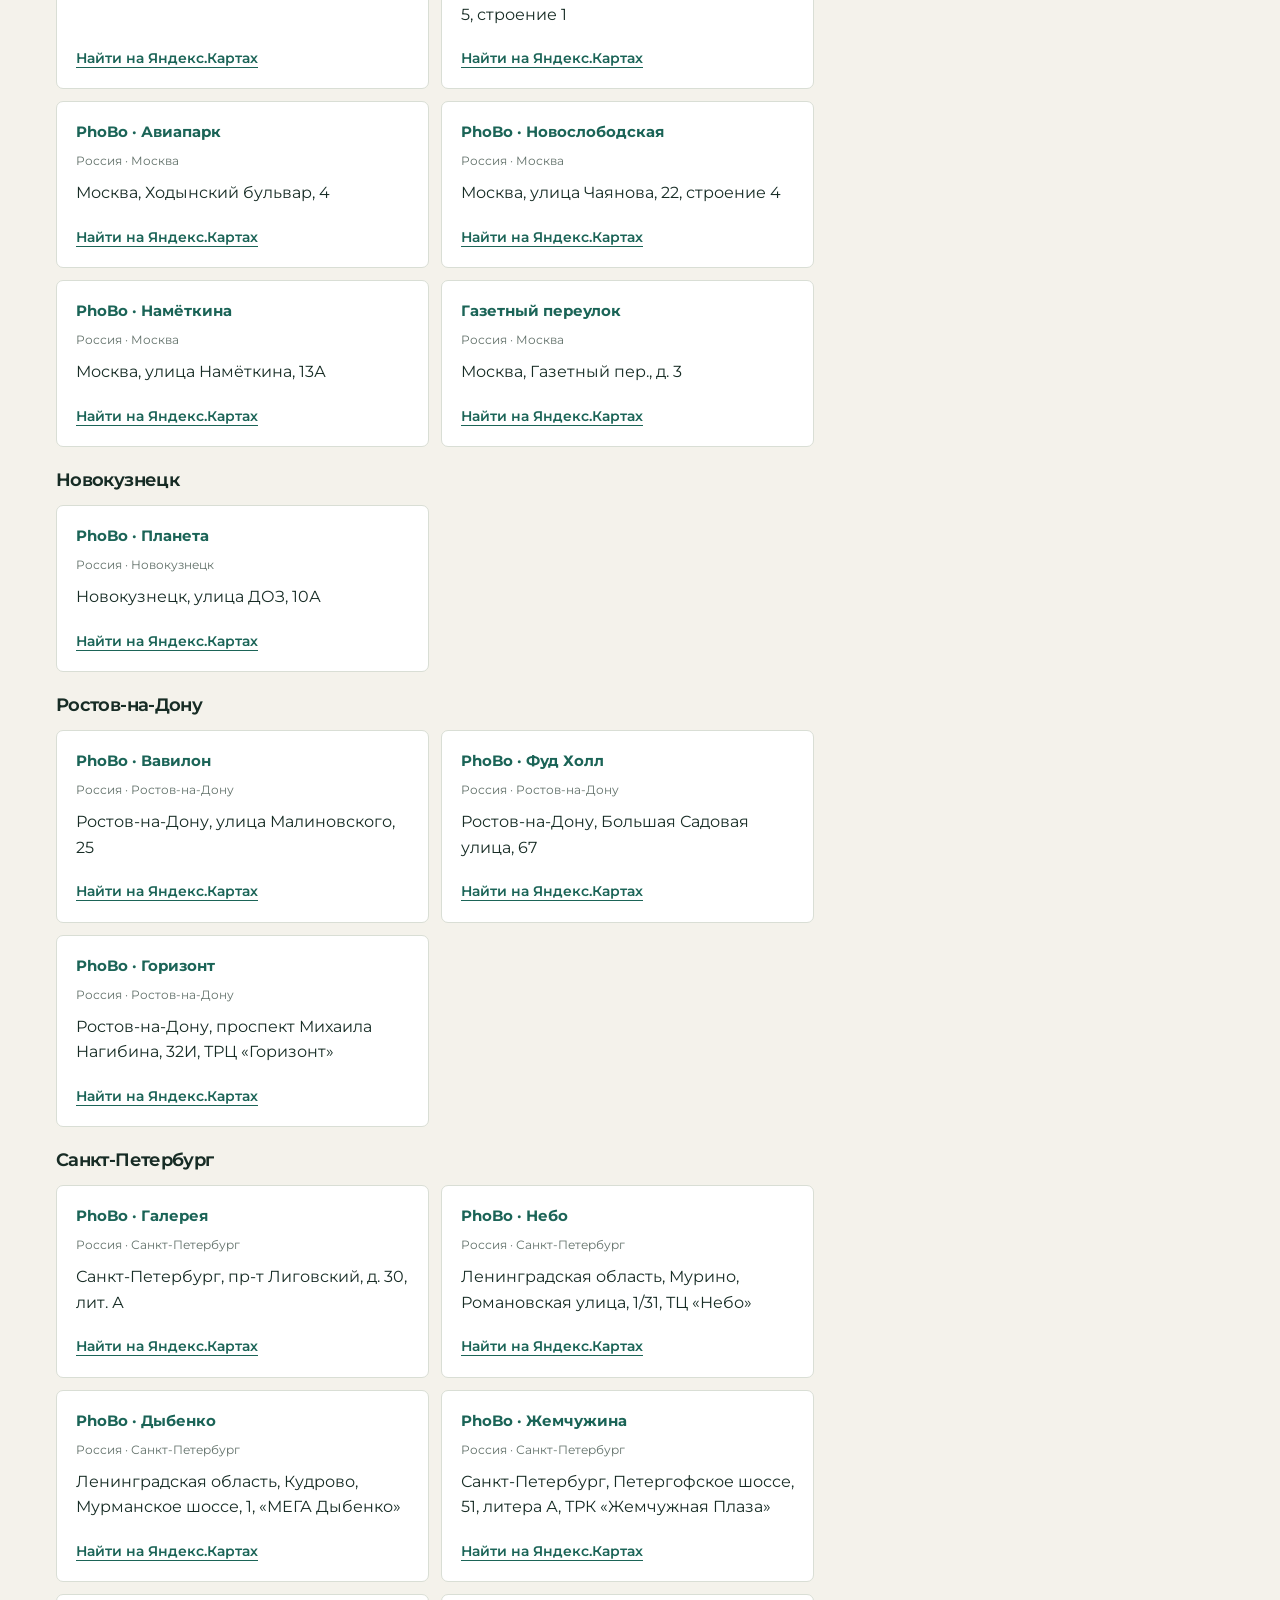
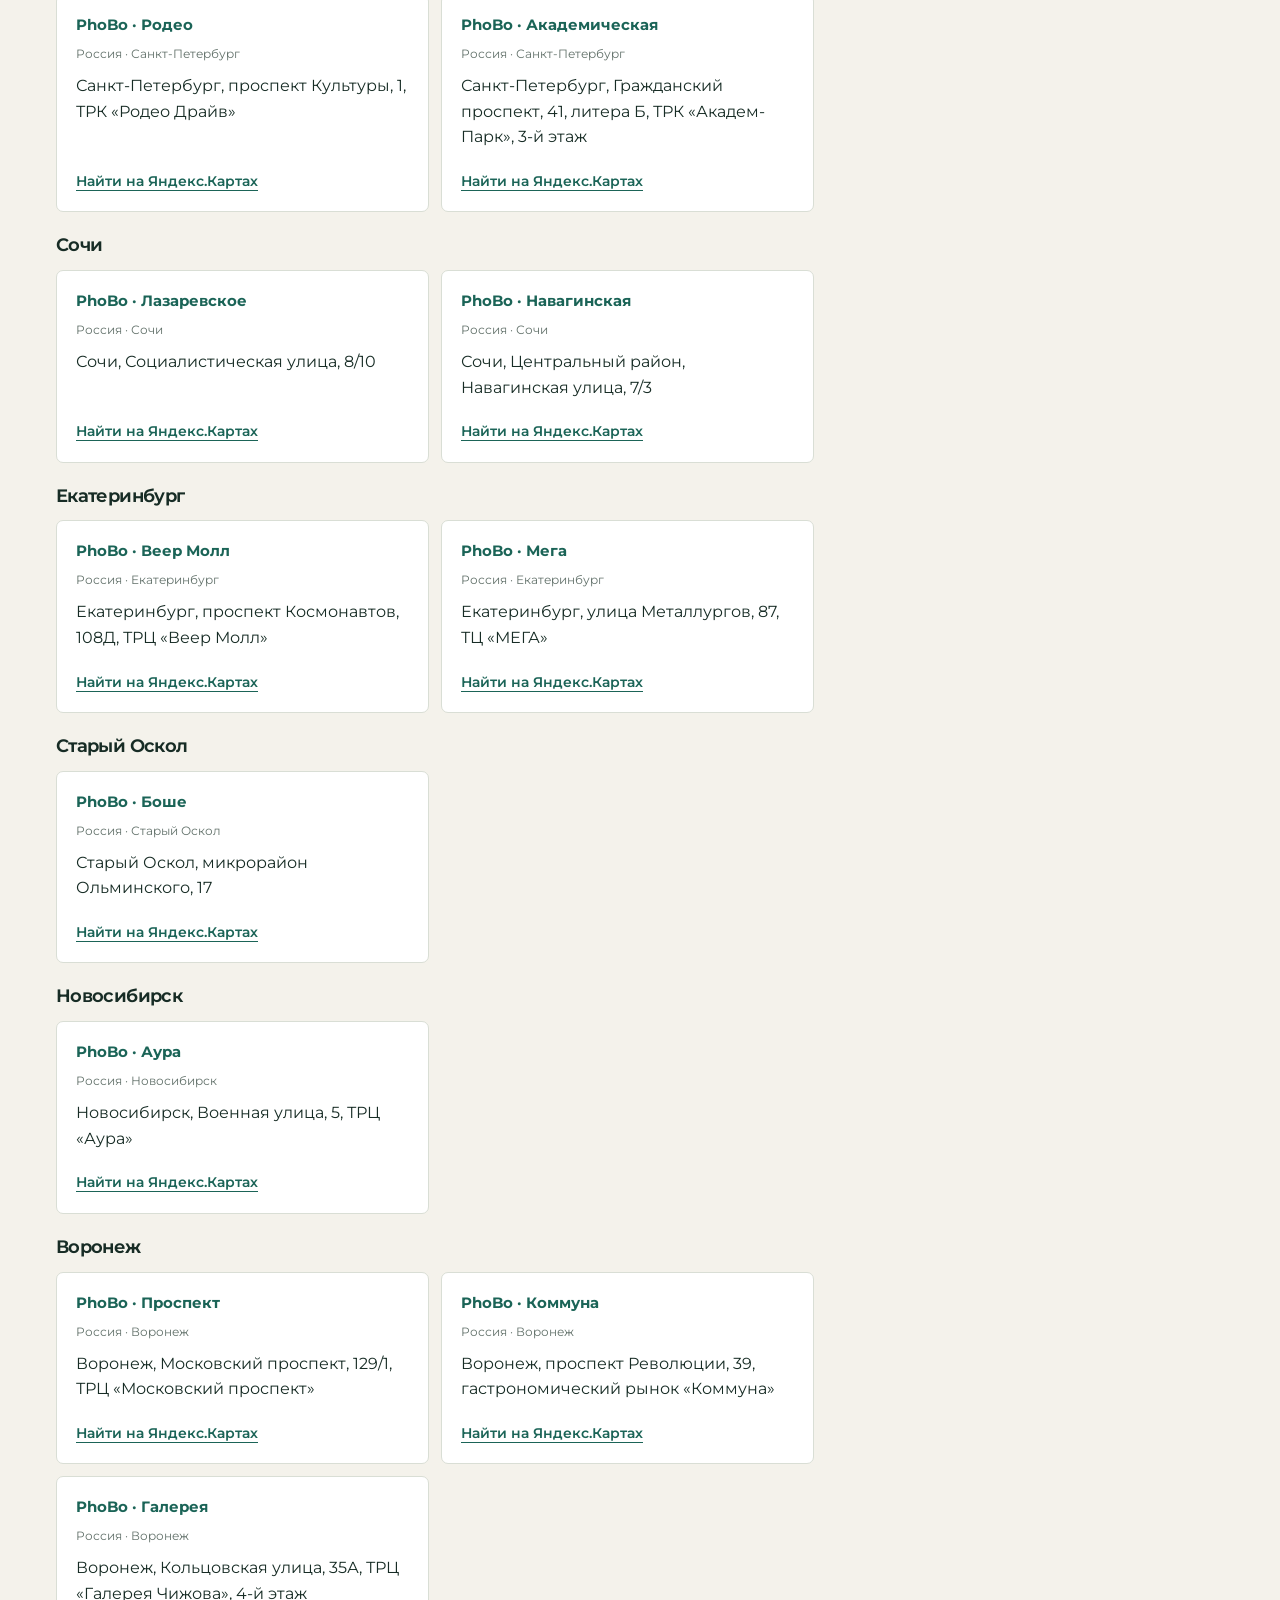
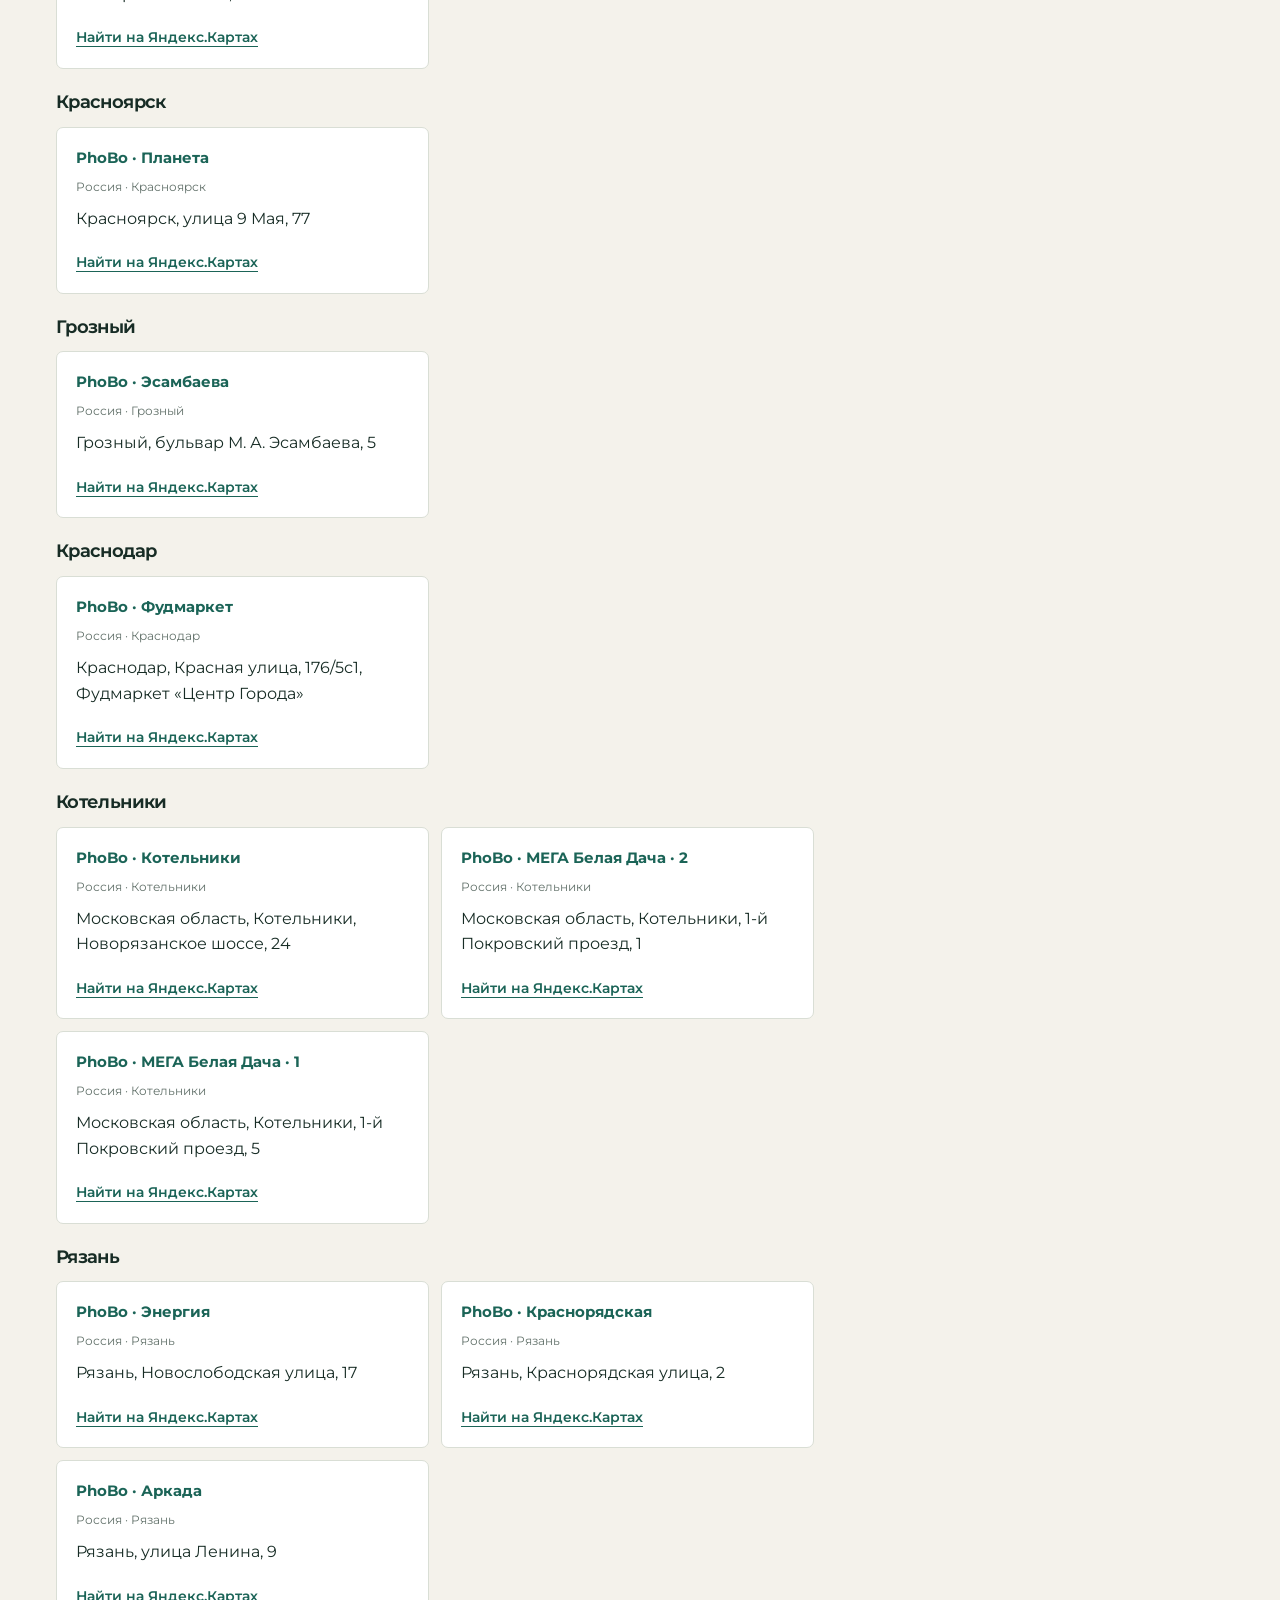
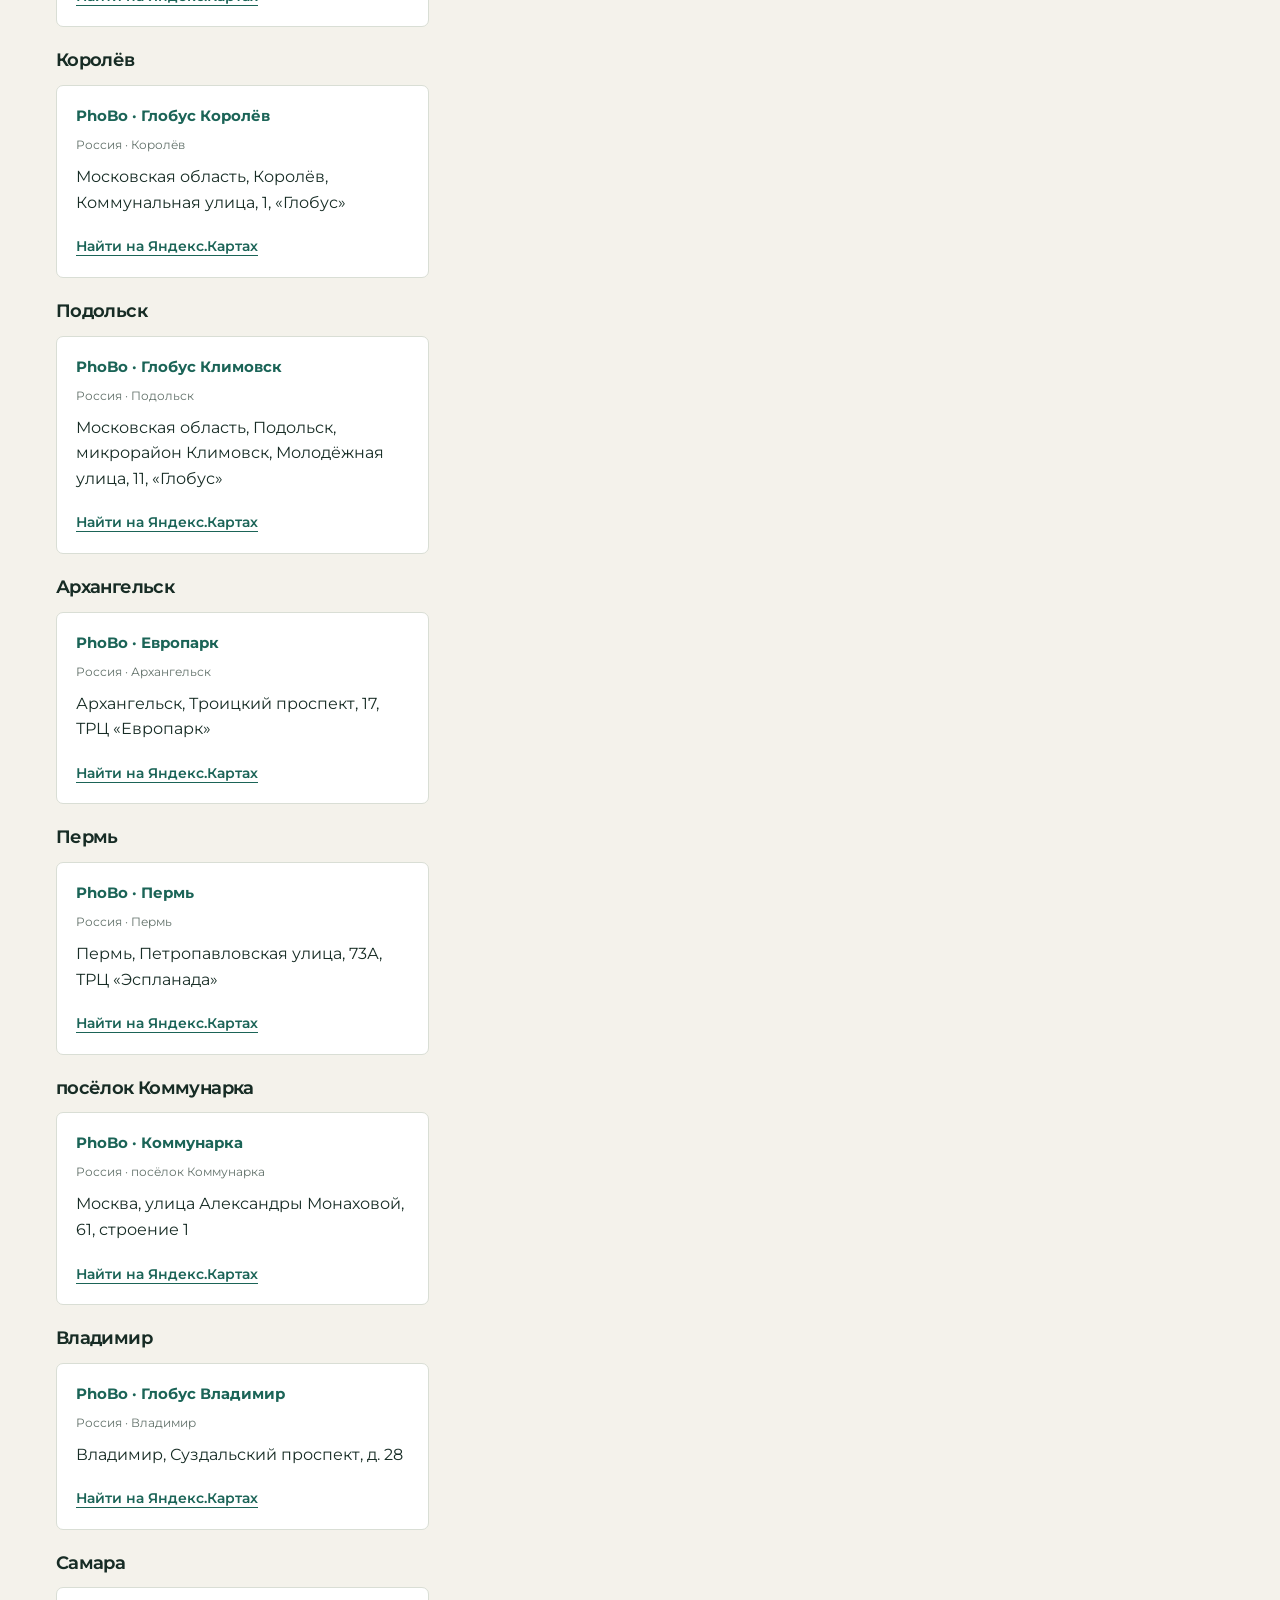
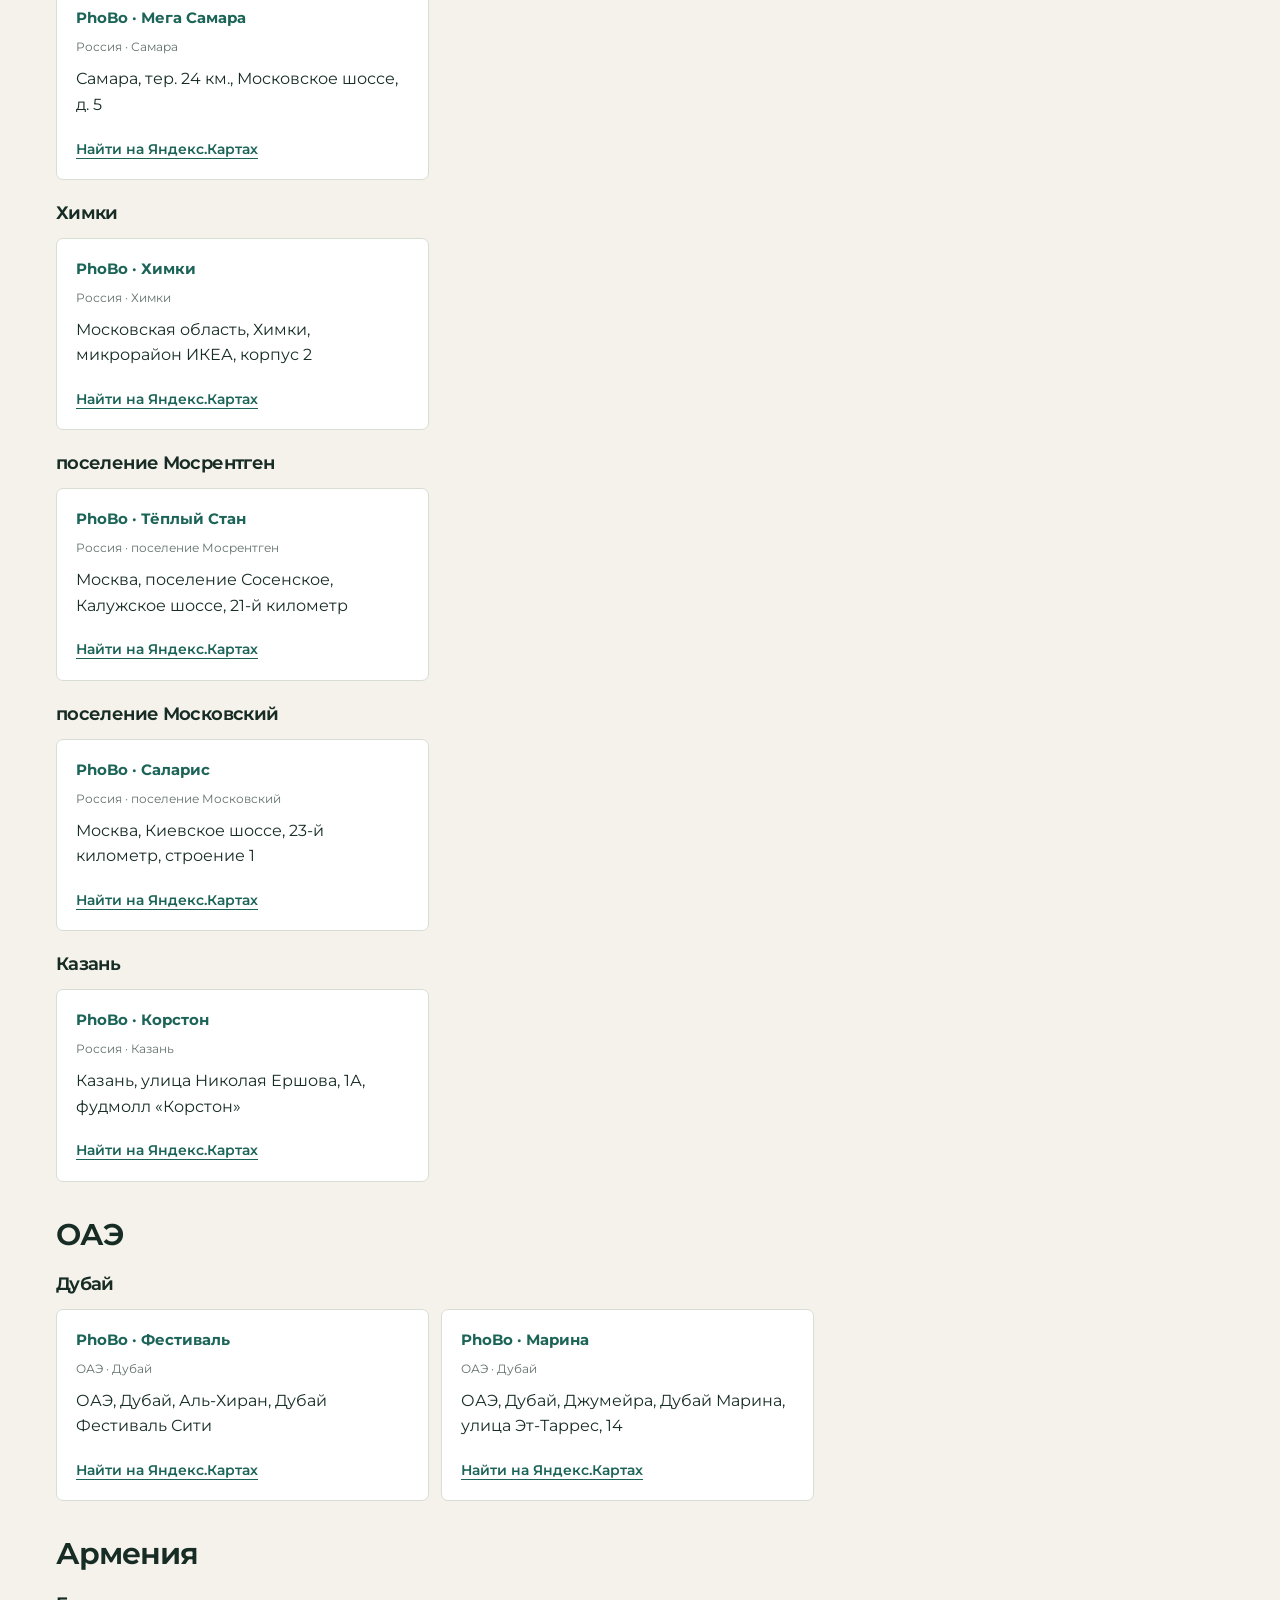
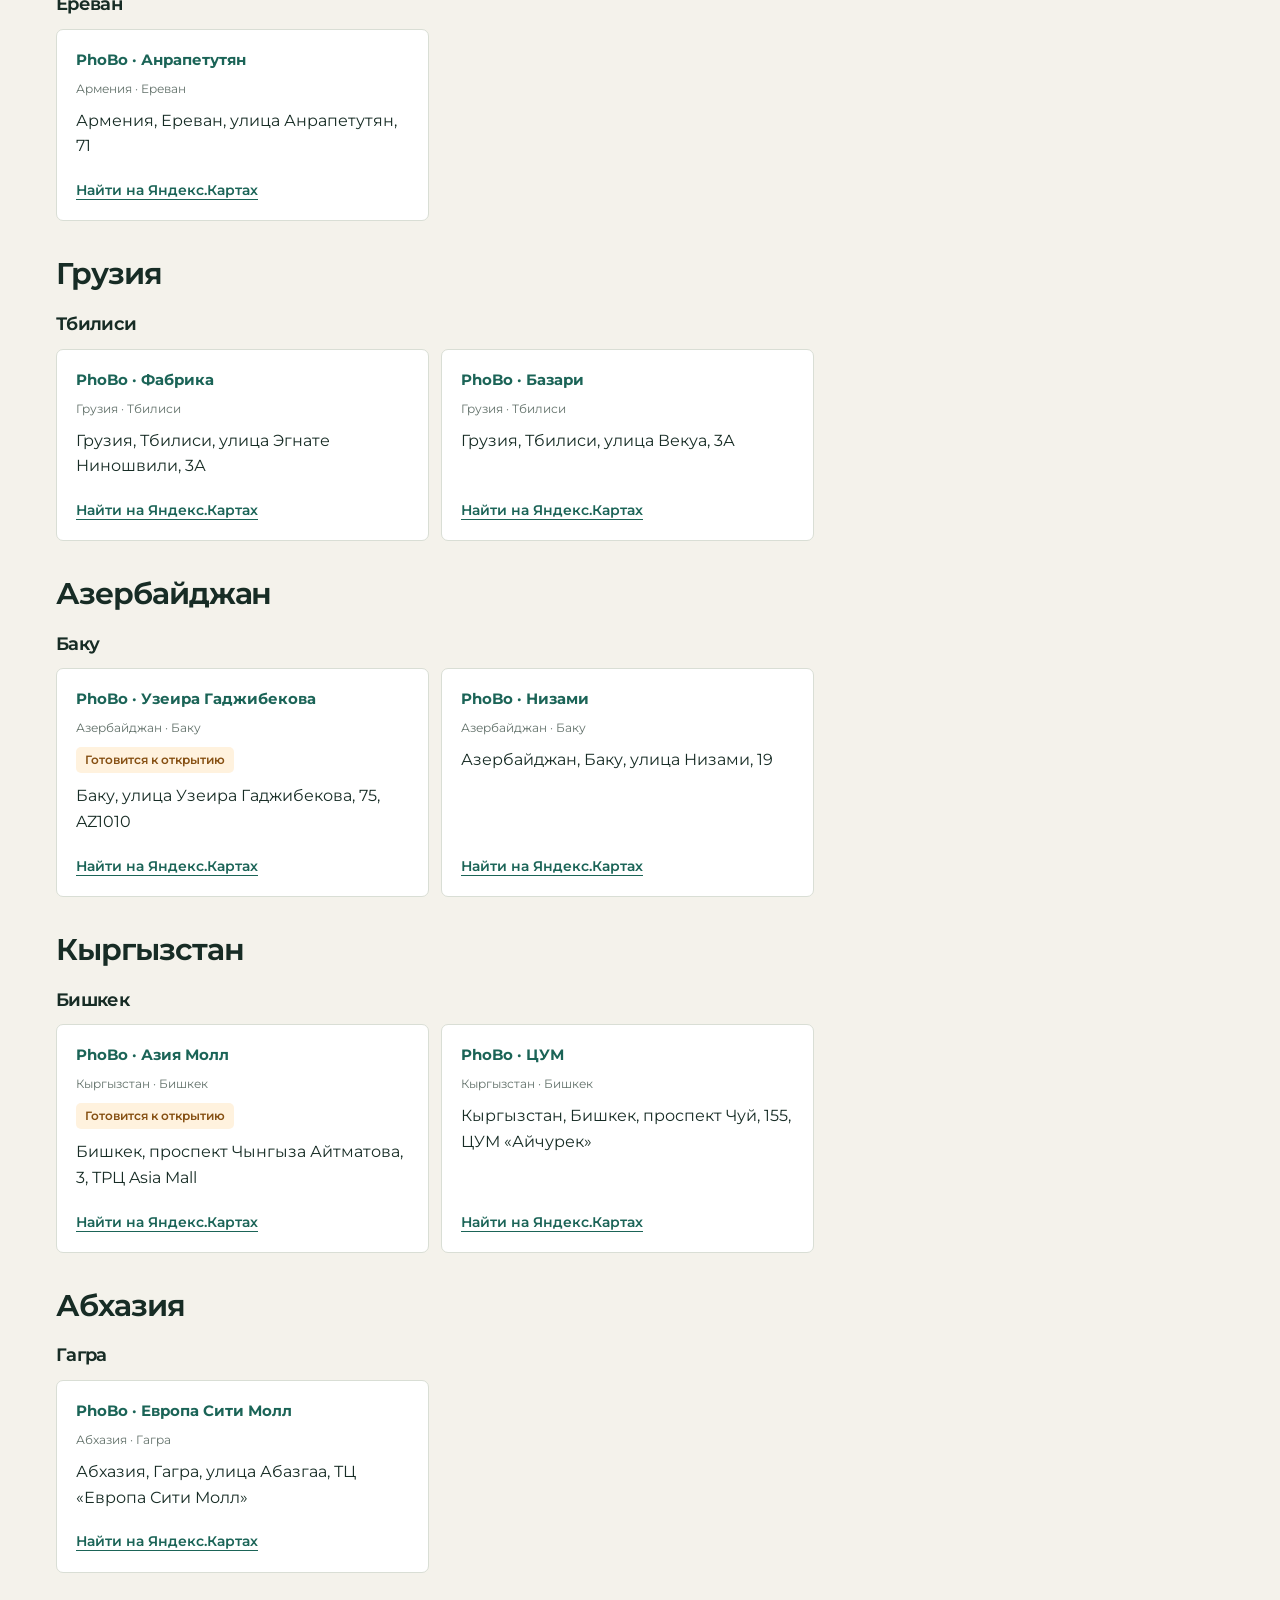
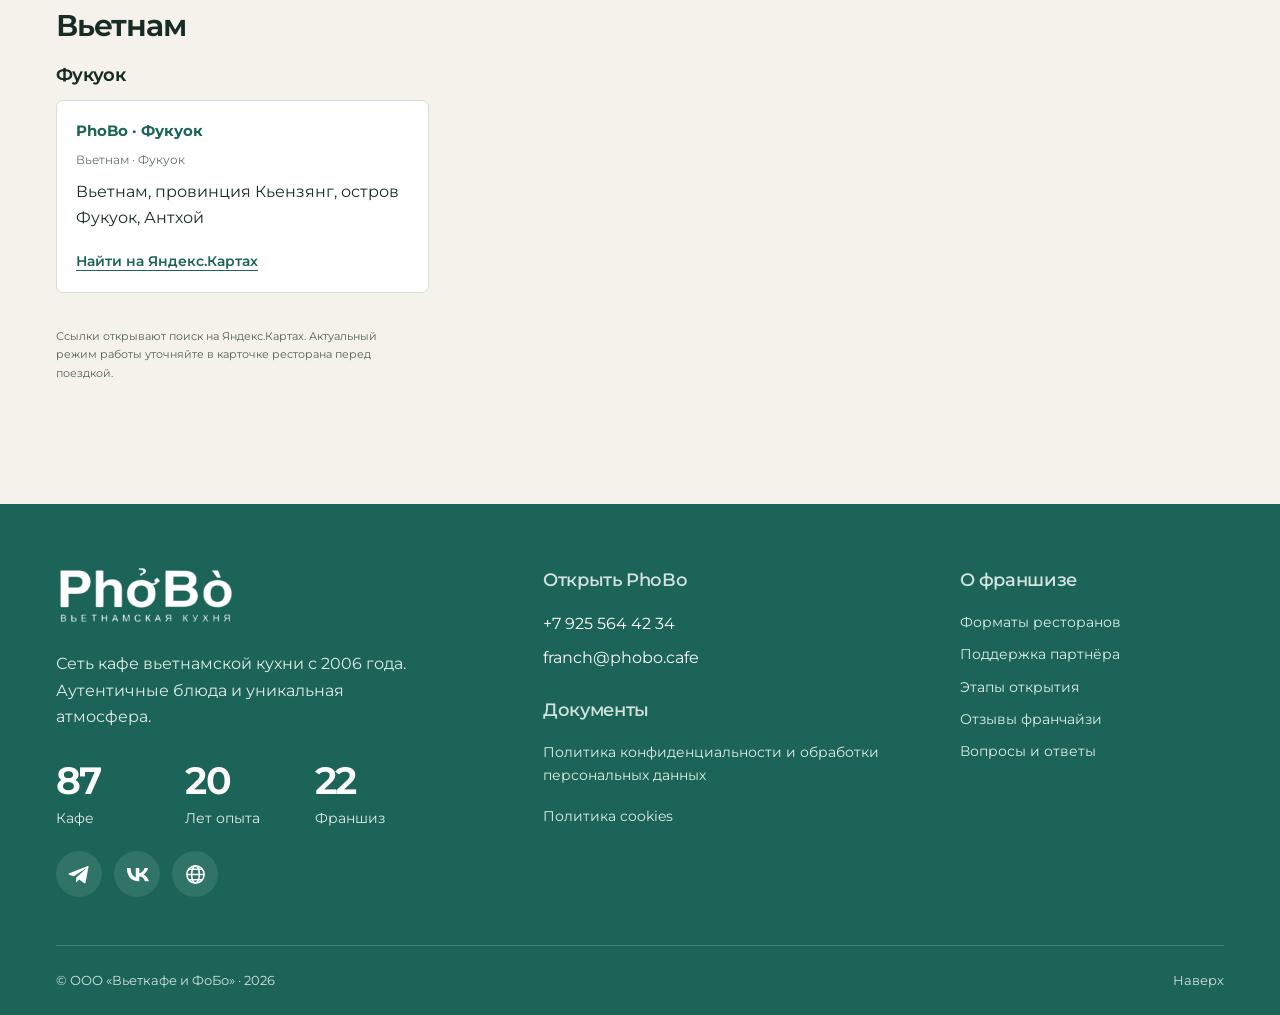
<file: restaurants/index.html>
<!doctype html><html lang="ru"><head><meta charset="utf-8"><meta name="viewport" content="width=device-width,initial-scale=1"><meta name="robots" content="noindex,nofollow"><title>Адреса PhoBo — PhoBo</title><meta name="description" content="Найдите ресторан по стране и городу и откройте его адрес на Яндекс.Картах."><meta name="theme-color" content="#1B6457"><link rel="stylesheet" href="/styles.css?v=0973d2e502"><link rel="stylesheet" href="/forms.css?v=f6e828866c"><link rel="stylesheet" href="/details.css?v=258b08549c"><link rel="stylesheet" href="/map.css?v=cf1e8902d2"><link rel="stylesheet" href="/main-blocks.css?v=19b167cace"><link rel="stylesheet" href="/layout.css?v=8635ac16c0"><link rel="stylesheet" href="/fee-announcement.css?v=c4e7b58146"><script defer src="/app.js?v=a91ace04fc"></script><script defer src="/header.js?v=4f78e62489"></script><script defer src="/fee-announcement.js?v=9aa692f6fd"></script><script defer src="/map.js?v=5bf8f05bfb"></script><noscript><link rel="stylesheet" href="/noscript.css?v=9e0cc5d78d"></noscript></head><body class="detail-page"><a class="skip-link" href="#main">Перейти к содержанию</a>
<header class="site-header">
  <a class="brand" href="/" aria-label="PhoBo — на главную">
    <img src="/photos/logo.png" width="109" height="50" alt="PhoBo">
    <span>Франшиза кафе<br> вьетнамской кухни</span>
  </a>
  <nav id="site-nav" aria-label="Основная навигация">
    <a href="/#concept">О PhoBo</a><a href="/#network">Сеть</a><a href="/#formats">Форматы</a><a href="/#support">Поддержка</a><a href="/#partners">Партнёры</a><a href="/#opening">Как открыть</a>
  </nav>
  <div class="header-actions"><a class="presentation-link" href="/presentations/phobo-franchise.pdf" download>Скачать презентацию</a>
<a class="button button-red" href="/#application" data-application data-location="header">Оформить заявку</a></div>
  <button class="menu-toggle" data-menu-toggle aria-controls="site-nav" aria-expanded="false" aria-label="Открыть меню"><span></span><span></span></button>
</header>
<main id="main" class="detail-main">
<div class="container">
<nav class="breadcrumbs" aria-label="Хлебные крошки"><a href="/">Франшиза PhoBo</a><span aria-hidden="true">/</span><span>Адреса PhoBo</span></nav>
<header class="article-heading">
<p class="eyebrow">Подробнее о франшизе</p>
<h1>Адреса PhoBo</h1>
<p class="lead">Найдите ресторан по стране и городу и откройте его адрес на Яндекс.Картах.</p></header>
<div class="article-layout">
<article class="article-body"><div class="restaurant-directory">
  <p>Все точки сети, включая проекты, которые готовятся к открытию. Найдите нужную по названию, городу или адресу и откройте её расположение на Яндекс.Картах.</p>
  <div class="rd-controls">
    <label for="rd-search">Название, город или адрес<input id="rd-search" type="search" data-restaurant-search placeholder="Например, Москва или Вегас" autocomplete="off"></label>
    <label for="rd-country">Страна или регион<select id="rd-country" data-restaurant-country><option value="all">Все страны и регионы</option><option value="ru">Россия</option><option value="ae">ОАЭ</option><option value="am">Армения</option><option value="ge">Грузия</option><option value="az">Азербайджан</option><option value="kg">Кыргызстан</option><option value="ab">Абхазия</option><option value="vn">Вьетнам</option></select></label>
  </div>
  <p class="rd-result-count" data-restaurant-count role="status" aria-live="polite">Найдено точек: 87</p>
  <p class="rd-empty" hidden>По вашему запросу точек не найдено. Попробуйте другое название, город или выберите все страны и регионы.</p>
  <section class="rd-country" data-country="ru">
<h2>Россия</h2><section class="rd-city">
<h3>Нижний Новгород</h3>
<ul class="rd-list"><li data-restaurant-item data-location-id="0087" data-country="ru" data-search="Россия Нижний Новгород PhoBo · Белинского Нижний Новгород, улица Белинского, 61 ">
  <article class="rd-card">
    <h4>PhoBo · Белинского</h4>
    <p>Россия · Нижний Новгород</p>
    
    <address>Нижний Новгород, улица Белинского, 61</address>
    
    <a href="https://yandex.ru/maps/?text=PhoBo+%C2%B7+%D0%91%D0%B5%D0%BB%D0%B8%D0%BD%D1%81%D0%BA%D0%BE%D0%B3%D0%BE+%D0%9D%D0%B8%D0%B6%D0%BD%D0%B8%D0%B9+%D0%9D%D0%BE%D0%B2%D0%B3%D0%BE%D1%80%D0%BE%D0%B4%2C+%D1%83%D0%BB%D0%B8%D1%86%D0%B0+%D0%91%D0%B5%D0%BB%D0%B8%D0%BD%D1%81%D0%BA%D0%BE%D0%B3%D0%BE%2C+61&amp;ll=44.01949%2C56.316679&amp;z=16" target="_blank" rel="noopener noreferrer" aria-label="Найти PhoBo · Белинского: Нижний Новгород, улица Белинского, 61 на Яндекс.Картах">Найти на Яндекс.Картах</a>
  </article>
</li>
<li data-restaurant-item data-location-id="0068" data-country="ru" data-search="Россия Нижний Новгород PhoBo · Небо Нижний Новгород, ул. Большая Покровская, д. 82 ">
  <article class="rd-card">
    <h4>PhoBo · Небо</h4>
    <p>Россия · Нижний Новгород</p>
    
    <address>Нижний Новгород, ул. Большая Покровская, д. 82</address>
    
    <a href="https://yandex.ru/maps/?text=PhoBo+%C2%B7+%D0%9D%D0%B5%D0%B1%D0%BE+%D0%9D%D0%B8%D0%B6%D0%BD%D0%B8%D0%B9+%D0%9D%D0%BE%D0%B2%D0%B3%D0%BE%D1%80%D0%BE%D0%B4%2C+%D1%83%D0%BB.+%D0%91%D0%BE%D0%BB%D1%8C%D1%88%D0%B0%D1%8F+%D0%9F%D0%BE%D0%BA%D1%80%D0%BE%D0%B2%D1%81%D0%BA%D0%B0%D1%8F%2C+%D0%B4.+82&amp;ll=43.987292%2C56.308975&amp;z=16" target="_blank" rel="noopener noreferrer" aria-label="Найти PhoBo · Небо: Нижний Новгород, ул. Большая Покровская, д. 82 на Яндекс.Картах">Найти на Яндекс.Картах</a>
  </article>
</li>
</ul></section><section class="rd-city">
<h3>Красногорск</h3>
<ul class="rd-list"><li data-restaurant-item data-location-id="0084" data-country="ru" data-search="Россия Красногорск PhoBo · Вегас Сити Московская область, Красногорск, Международная улица, 12, ТРК VEGAS Сити Готовится к открытию">
  <article class="rd-card">
    <h4>PhoBo · Вегас Сити</h4>
    <p>Россия · Красногорск</p>
    <p class="rd-status">Готовится к открытию</p>
    <address>Московская область, Красногорск, Международная улица, 12, ТРК VEGAS Сити</address>
    
    <a href="https://yandex.ru/maps/?text=PhoBo+%C2%B7+%D0%92%D0%B5%D0%B3%D0%B0%D1%81+%D0%A1%D0%B8%D1%82%D0%B8+%D0%9C%D0%BE%D1%81%D0%BA%D0%BE%D0%B2%D1%81%D0%BA%D0%B0%D1%8F+%D0%BE%D0%B1%D0%BB%D0%B0%D1%81%D1%82%D1%8C%2C+%D0%9A%D1%80%D0%B0%D1%81%D0%BD%D0%BE%D0%B3%D0%BE%D1%80%D1%81%D0%BA%2C+%D0%9C%D0%B5%D0%B6%D0%B4%D1%83%D0%BD%D0%B0%D1%80%D0%BE%D0%B4%D0%BD%D0%B0%D1%8F+%D1%83%D0%BB%D0%B8%D1%86%D0%B0%2C+12%2C+%D0%A2%D0%A0%D0%9A+VEGAS+%D0%A1%D0%B8%D1%82%D0%B8&amp;ll=37.387738%2C55.820937&amp;z=16" target="_blank" rel="noopener noreferrer" aria-label="Найти PhoBo · Вегас Сити: Московская область, Красногорск, Международная улица, 12, ТРК VEGAS Сити на Яндекс.Картах">Найти на Яндекс.Картах</a>
  </article>
</li>
</ul></section><section class="rd-city">
<h3>Якутск</h3>
<ul class="rd-list"><li data-restaurant-item data-location-id="0083" data-country="ru" data-search="Россия Якутск PhoBo · Лермонтова Якутск, улица Лермонтова Планируется открытие">
  <article class="rd-card">
    <h4>PhoBo · Лермонтова</h4>
    <p>Россия · Якутск</p>
    <p class="rd-status">Планируется открытие</p>
    <address>Якутск, улица Лермонтова</address>
    <p class="rd-location-note">Метка показывает улицу, номер дома не указан.</p>
    <a href="https://yandex.ru/maps/?text=%D0%AF%D0%BA%D1%83%D1%82%D1%81%D0%BA%2C+%D1%83%D0%BB%D0%B8%D1%86%D0%B0+%D0%9B%D0%B5%D1%80%D0%BC%D0%BE%D0%BD%D1%82%D0%BE%D0%B2%D0%B0&amp;ll=129.701487%2C62.027699&amp;z=14" target="_blank" rel="noopener noreferrer" aria-label="Найти PhoBo · Лермонтова: Якутск, улица Лермонтова на Яндекс.Картах">Найти на Яндекс.Картах</a>
  </article>
</li>
</ul></section><section class="rd-city">
<h3>Калининград</h3>
<ul class="rd-list"><li data-restaurant-item data-location-id="0080" data-country="ru" data-search="Россия Калининград PhoBo · Европа Калининград, ул. Театральная, 30 Готовится к открытию">
  <article class="rd-card">
    <h4>PhoBo · Европа</h4>
    <p>Россия · Калининград</p>
    <p class="rd-status">Готовится к открытию</p>
    <address>Калининград, ул. Театральная, 30</address>
    
    <a href="https://yandex.ru/maps/?text=PhoBo+%C2%B7+%D0%95%D0%B2%D1%80%D0%BE%D0%BF%D0%B0+%D0%9A%D0%B0%D0%BB%D0%B8%D0%BD%D0%B8%D0%BD%D0%B3%D1%80%D0%B0%D0%B4%2C+%D1%83%D0%BB.+%D0%A2%D0%B5%D0%B0%D1%82%D1%80%D0%B0%D0%BB%D1%8C%D0%BD%D0%B0%D1%8F%2C+30&amp;ll=20.500337%2C54.718115&amp;z=16" target="_blank" rel="noopener noreferrer" aria-label="Найти PhoBo · Европа: Калининград, ул. Театральная, 30 на Яндекс.Картах">Найти на Яндекс.Картах</a>
  </article>
</li>
</ul></section><section class="rd-city">
<h3>Хабаровск</h3>
<ul class="rd-list"><li data-restaurant-item data-location-id="0079" data-country="ru" data-search="Россия Хабаровск PhoBo · Матвеевское Хабаровск, Матвеевское шоссе, д. 28Б ">
  <article class="rd-card">
    <h4>PhoBo · Матвеевское</h4>
    <p>Россия · Хабаровск</p>
    
    <address>Хабаровск, Матвеевское шоссе, д. 28Б</address>
    
    <a href="https://yandex.ru/maps/?text=PhoBo+%C2%B7+%D0%9C%D0%B0%D1%82%D0%B2%D0%B5%D0%B5%D0%B2%D1%81%D0%BA%D0%BE%D0%B5+%D0%A5%D0%B0%D0%B1%D0%B0%D1%80%D0%BE%D0%B2%D1%81%D0%BA%2C+%D0%9C%D0%B0%D1%82%D0%B2%D0%B5%D0%B5%D0%B2%D1%81%D0%BA%D0%BE%D0%B5+%D1%88%D0%BE%D1%81%D1%81%D0%B5%2C+%D0%B4.+28%D0%91&amp;ll=135.170714%2C48.525951&amp;z=16" target="_blank" rel="noopener noreferrer" aria-label="Найти PhoBo · Матвеевское: Хабаровск, Матвеевское шоссе, д. 28Б на Яндекс.Картах">Найти на Яндекс.Картах</a>
  </article>
</li>
</ul></section><section class="rd-city">
<h3>Ставрополь</h3>
<ul class="rd-list"><li data-restaurant-item data-location-id="0078" data-country="ru" data-search="Россия Ставрополь PhoBo · Фудмолл Ставрополь, ул. Ленина, д. 308 ">
  <article class="rd-card">
    <h4>PhoBo · Фудмолл</h4>
    <p>Россия · Ставрополь</p>
    
    <address>Ставрополь, ул. Ленина, д. 308</address>
    
    <a href="https://yandex.ru/maps/?text=PhoBo+%C2%B7+%D0%A4%D1%83%D0%B4%D0%BC%D0%BE%D0%BB%D0%BB+%D0%A1%D1%82%D0%B0%D0%B2%D1%80%D0%BE%D0%BF%D0%BE%D0%BB%D1%8C%2C+%D1%83%D0%BB.+%D0%9B%D0%B5%D0%BD%D0%B8%D0%BD%D0%B0%2C+%D0%B4.+308&amp;ll=41.963774%2C45.038789&amp;z=16" target="_blank" rel="noopener noreferrer" aria-label="Найти PhoBo · Фудмолл: Ставрополь, ул. Ленина, д. 308 на Яндекс.Картах">Найти на Яндекс.Картах</a>
  </article>
</li>
</ul></section><section class="rd-city">
<h3>Москва</h3>
<ul class="rd-list"><li data-restaurant-item data-location-id="0075" data-country="ru" data-search="Россия Москва PhoBo · Краски Москва, Рождественская улица, 20 ">
  <article class="rd-card">
    <h4>PhoBo · Краски</h4>
    <p>Россия · Москва</p>
    
    <address>Москва, Рождественская улица, 20</address>
    
    <a href="https://yandex.ru/maps/?text=PhoBo+%C2%B7+%D0%9A%D1%80%D0%B0%D1%81%D0%BA%D0%B8+%D0%9C%D0%BE%D1%81%D0%BA%D0%B2%D0%B0%2C+%D0%A0%D0%BE%D0%B6%D0%B4%D0%B5%D1%81%D1%82%D0%B2%D0%B5%D0%BD%D1%81%D0%BA%D0%B0%D1%8F+%D1%83%D0%BB%D0%B8%D1%86%D0%B0%2C+20&amp;ll=37.925808%2C55.705577&amp;z=16" target="_blank" rel="noopener noreferrer" aria-label="Найти PhoBo · Краски: Москва, Рождественская улица, 20 на Яндекс.Картах">Найти на Яндекс.Картах</a>
  </article>
</li>
<li data-restaurant-item data-location-id="0074" data-country="ru" data-search="Россия Москва PhoBo · Променад Москва, Парк Горького, Пушкинская набережная ">
  <article class="rd-card">
    <h4>PhoBo · Променад</h4>
    <p>Россия · Москва</p>
    
    <address>Москва, Парк Горького, Пушкинская набережная</address>
    
    <a href="https://yandex.ru/maps/?text=PhoBo+%C2%B7+%D0%9F%D1%80%D0%BE%D0%BC%D0%B5%D0%BD%D0%B0%D0%B4+%D0%9C%D0%BE%D1%81%D0%BA%D0%B2%D0%B0%2C+%D0%9F%D0%B0%D1%80%D0%BA+%D0%93%D0%BE%D1%80%D1%8C%D0%BA%D0%BE%D0%B3%D0%BE%2C+%D0%9F%D1%83%D1%88%D0%BA%D0%B8%D0%BD%D1%81%D0%BA%D0%B0%D1%8F+%D0%BD%D0%B0%D0%B1%D0%B5%D1%80%D0%B5%D0%B6%D0%BD%D0%B0%D1%8F&amp;ll=37.597292%2C55.729404&amp;z=16" target="_blank" rel="noopener noreferrer" aria-label="Найти PhoBo · Променад: Москва, Парк Горького, Пушкинская набережная на Яндекс.Картах">Найти на Яндекс.Картах</a>
  </article>
</li>
<li data-restaurant-item data-location-id="0072" data-country="ru" data-search="Россия Москва PhoBo · Депо Москва, Лесная улица, 20 ">
  <article class="rd-card">
    <h4>PhoBo · Депо</h4>
    <p>Россия · Москва</p>
    
    <address>Москва, Лесная улица, 20</address>
    
    <a href="https://yandex.ru/maps/?text=PhoBo+%C2%B7+%D0%94%D0%B5%D0%BF%D0%BE+%D0%9C%D0%BE%D1%81%D0%BA%D0%B2%D0%B0%2C+%D0%9B%D0%B5%D1%81%D0%BD%D0%B0%D1%8F+%D1%83%D0%BB%D0%B8%D1%86%D0%B0%2C+20&amp;ll=37.591992%2C55.780084&amp;z=16" target="_blank" rel="noopener noreferrer" aria-label="Найти PhoBo · Депо: Москва, Лесная улица, 20 на Яндекс.Картах">Найти на Яндекс.Картах</a>
  </article>
</li>
<li data-restaurant-item data-location-id="0069" data-country="ru" data-search="Россия Москва PhoBo · Сильвер Москва, Серебряническая набережная, 29 ">
  <article class="rd-card">
    <h4>PhoBo · Сильвер</h4>
    <p>Россия · Москва</p>
    
    <address>Москва, Серебряническая набережная, 29</address>
    
    <a href="https://yandex.ru/maps/?text=PhoBo+%C2%B7+%D0%A1%D0%B8%D0%BB%D1%8C%D0%B2%D0%B5%D1%80+%D0%9C%D0%BE%D1%81%D0%BA%D0%B2%D0%B0%2C+%D0%A1%D0%B5%D1%80%D0%B5%D0%B1%D1%80%D1%8F%D0%BD%D0%B8%D1%87%D0%B5%D1%81%D0%BA%D0%B0%D1%8F+%D0%BD%D0%B0%D0%B1%D0%B5%D1%80%D0%B5%D0%B6%D0%BD%D0%B0%D1%8F%2C+29&amp;ll=37.65335%2C55.750522&amp;z=16" target="_blank" rel="noopener noreferrer" aria-label="Найти PhoBo · Сильвер: Москва, Серебряническая набережная, 29 на Яндекс.Картах">Найти на Яндекс.Картах</a>
  </article>
</li>
<li data-restaurant-item data-location-id="0062" data-country="ru" data-search="Россия Москва PhoBo · Лужники Москва, улица Лужники, 24, строение 1 ">
  <article class="rd-card">
    <h4>PhoBo · Лужники</h4>
    <p>Россия · Москва</p>
    
    <address>Москва, улица Лужники, 24, строение 1</address>
    
    <a href="https://yandex.ru/maps/?text=PhoBo+%C2%B7+%D0%9B%D1%83%D0%B6%D0%BD%D0%B8%D0%BA%D0%B8+%D0%9C%D0%BE%D1%81%D0%BA%D0%B2%D0%B0%2C+%D1%83%D0%BB%D0%B8%D1%86%D0%B0+%D0%9B%D1%83%D0%B6%D0%BD%D0%B8%D0%BA%D0%B8%2C+24%2C+%D1%81%D1%82%D1%80%D0%BE%D0%B5%D0%BD%D0%B8%D0%B5+1&amp;ll=37.557824%2C55.717691&amp;z=16" target="_blank" rel="noopener noreferrer" aria-label="Найти PhoBo · Лужники: Москва, улица Лужники, 24, строение 1 на Яндекс.Картах">Найти на Яндекс.Картах</a>
  </article>
</li>
<li data-restaurant-item data-location-id="0061" data-country="ru" data-search="Россия Москва PhoBo · Парк Горького Москва, улица Крымский Вал, земельный участок 9 ">
  <article class="rd-card">
    <h4>PhoBo · Парк Горького</h4>
    <p>Россия · Москва</p>
    
    <address>Москва, улица Крымский Вал, земельный участок 9</address>
    
    <a href="https://yandex.ru/maps/?text=PhoBo+%C2%B7+%D0%9F%D0%B0%D1%80%D0%BA+%D0%93%D0%BE%D1%80%D1%8C%D0%BA%D0%BE%D0%B3%D0%BE+%D0%9C%D0%BE%D1%81%D0%BA%D0%B2%D0%B0%2C+%D1%83%D0%BB%D0%B8%D1%86%D0%B0+%D0%9A%D1%80%D1%8B%D0%BC%D1%81%D0%BA%D0%B8%D0%B9+%D0%92%D0%B0%D0%BB%2C+%D0%B7%D0%B5%D0%BC%D0%B5%D0%BB%D1%8C%D0%BD%D1%8B%D0%B9+%D1%83%D1%87%D0%B0%D1%81%D1%82%D0%BE%D0%BA+9&amp;ll=37.6029%2C55.7298&amp;z=16" target="_blank" rel="noopener noreferrer" aria-label="Найти PhoBo · Парк Горького: Москва, улица Крымский Вал, земельный участок 9 на Яндекс.Картах">Найти на Яндекс.Картах</a>
  </article>
</li>
<li data-restaurant-item data-location-id="0056" data-country="ru" data-search="Россия Москва PhoBo · Юго-Западная Москва, проспект Вернадского, 86В ">
  <article class="rd-card">
    <h4>PhoBo · Юго-Западная</h4>
    <p>Россия · Москва</p>
    
    <address>Москва, проспект Вернадского, 86В</address>
    
    <a href="https://yandex.ru/maps/?text=PhoBo+%C2%B7+%D0%AE%D0%B3%D0%BE-%D0%97%D0%B0%D0%BF%D0%B0%D0%B4%D0%BD%D0%B0%D1%8F+%D0%9C%D0%BE%D1%81%D0%BA%D0%B2%D0%B0%2C+%D0%BF%D1%80%D0%BE%D1%81%D0%BF%D0%B5%D0%BA%D1%82+%D0%92%D0%B5%D1%80%D0%BD%D0%B0%D0%B4%D1%81%D0%BA%D0%BE%D0%B3%D0%BE%2C+86%D0%92&amp;ll=37.479969%2C55.661824&amp;z=16" target="_blank" rel="noopener noreferrer" aria-label="Найти PhoBo · Юго-Западная: Москва, проспект Вернадского, 86В на Яндекс.Картах">Найти на Яндекс.Картах</a>
  </article>
</li>
<li data-restaurant-item data-location-id="0054" data-country="ru" data-search="Россия Москва PhoBo · Вокруг Света Москва, Никольская улица, 10 ">
  <article class="rd-card">
    <h4>PhoBo · Вокруг Света</h4>
    <p>Россия · Москва</p>
    
    <address>Москва, Никольская улица, 10</address>
    
    <a href="https://yandex.ru/maps/?text=PhoBo+%C2%B7+%D0%92%D0%BE%D0%BA%D1%80%D1%83%D0%B3+%D0%A1%D0%B2%D0%B5%D1%82%D0%B0+%D0%9C%D0%BE%D1%81%D0%BA%D0%B2%D0%B0%2C+%D0%9D%D0%B8%D0%BA%D0%BE%D0%BB%D1%8C%D1%81%D0%BA%D0%B0%D1%8F+%D1%83%D0%BB%D0%B8%D1%86%D0%B0%2C+10&amp;ll=37.624259%2C55.757737&amp;z=16" target="_blank" rel="noopener noreferrer" aria-label="Найти PhoBo · Вокруг Света: Москва, Никольская улица, 10 на Яндекс.Картах">Найти на Яндекс.Картах</a>
  </article>
</li>
<li data-restaurant-item data-location-id="0052" data-country="ru" data-search="Россия Москва PhoBo · Павелецкая Москва, Садовническая набережная, 75 ">
  <article class="rd-card">
    <h4>PhoBo · Павелецкая</h4>
    <p>Россия · Москва</p>
    
    <address>Москва, Садовническая набережная, 75</address>
    
    <a href="https://yandex.ru/maps/?text=PhoBo+%C2%B7+%D0%9F%D0%B0%D0%B2%D0%B5%D0%BB%D0%B5%D1%86%D0%BA%D0%B0%D1%8F+%D0%9C%D0%BE%D1%81%D0%BA%D0%B2%D0%B0%2C+%D0%A1%D0%B0%D0%B4%D0%BE%D0%B2%D0%BD%D0%B8%D1%87%D0%B5%D1%81%D0%BA%D0%B0%D1%8F+%D0%BD%D0%B0%D0%B1%D0%B5%D1%80%D0%B5%D0%B6%D0%BD%D0%B0%D1%8F%2C+75&amp;ll=37.640533%2C55.736482&amp;z=16" target="_blank" rel="noopener noreferrer" aria-label="Найти PhoBo · Павелецкая: Москва, Садовническая набережная, 75 на Яндекс.Картах">Найти на Яндекс.Картах</a>
  </article>
</li>
<li data-restaurant-item data-location-id="0050" data-country="ru" data-search="Россия Москва PhoBo · Камергерский Москва, Камергерский переулок, 6/5, строение 3 ">
  <article class="rd-card">
    <h4>PhoBo · Камергерский</h4>
    <p>Россия · Москва</p>
    
    <address>Москва, Камергерский переулок, 6/5, строение 3</address>
    
    <a href="https://yandex.ru/maps/?text=PhoBo+%C2%B7+%D0%9A%D0%B0%D0%BC%D0%B5%D1%80%D0%B3%D0%B5%D1%80%D1%81%D0%BA%D0%B8%D0%B9+%D0%9C%D0%BE%D1%81%D0%BA%D0%B2%D0%B0%2C+%D0%9A%D0%B0%D0%BC%D0%B5%D1%80%D0%B3%D0%B5%D1%80%D1%81%D0%BA%D0%B8%D0%B9+%D0%BF%D0%B5%D1%80%D0%B5%D1%83%D0%BB%D0%BE%D0%BA%2C+6%2F5%2C+%D1%81%D1%82%D1%80%D0%BE%D0%B5%D0%BD%D0%B8%D0%B5+3&amp;ll=37.614038%2C55.760033&amp;z=16" target="_blank" rel="noopener noreferrer" aria-label="Найти PhoBo · Камергерский: Москва, Камергерский переулок, 6/5, строение 3 на Яндекс.Картах">Найти на Яндекс.Картах</a>
  </article>
</li>
<li data-restaurant-item data-location-id="0040" data-country="ru" data-search="Россия Москва PhoBo · Новоспасский Москва, Дербеневская набережная, 7, строение 22 ">
  <article class="rd-card">
    <h4>PhoBo · Новоспасский</h4>
    <p>Россия · Москва</p>
    
    <address>Москва, Дербеневская набережная, 7, строение 22</address>
    
    <a href="https://yandex.ru/maps/?text=PhoBo+%C2%B7+%D0%9D%D0%BE%D0%B2%D0%BE%D1%81%D0%BF%D0%B0%D1%81%D1%81%D0%BA%D0%B8%D0%B9+%D0%9C%D0%BE%D1%81%D0%BA%D0%B2%D0%B0%2C+%D0%94%D0%B5%D1%80%D0%B1%D0%B5%D0%BD%D0%B5%D0%B2%D1%81%D0%BA%D0%B0%D1%8F+%D0%BD%D0%B0%D0%B1%D0%B5%D1%80%D0%B5%D0%B6%D0%BD%D0%B0%D1%8F%2C+7%2C+%D1%81%D1%82%D1%80%D0%BE%D0%B5%D0%BD%D0%B8%D0%B5+22&amp;ll=37.651876%2C55.722293&amp;z=16" target="_blank" rel="noopener noreferrer" aria-label="Найти PhoBo · Новоспасский: Москва, Дербеневская набережная, 7, строение 22 на Яндекс.Картах">Найти на Яндекс.Картах</a>
  </article>
</li>
<li data-restaurant-item data-location-id="0038" data-country="ru" data-search="Россия Москва PhoBo · Арбат Москва, улица Арбат, 13 ">
  <article class="rd-card">
    <h4>PhoBo · Арбат</h4>
    <p>Россия · Москва</p>
    
    <address>Москва, улица Арбат, 13</address>
    
    <a href="https://yandex.ru/maps/?text=PhoBo+%C2%B7+%D0%90%D1%80%D0%B1%D0%B0%D1%82+%D0%9C%D0%BE%D1%81%D0%BA%D0%B2%D0%B0%2C+%D1%83%D0%BB%D0%B8%D1%86%D0%B0+%D0%90%D1%80%D0%B1%D0%B0%D1%82%2C+13&amp;ll=37.597331%2C55.751364&amp;z=16" target="_blank" rel="noopener noreferrer" aria-label="Найти PhoBo · Арбат: Москва, улица Арбат, 13 на Яндекс.Картах">Найти на Яндекс.Картах</a>
  </article>
</li>
<li data-restaurant-item data-location-id="0030" data-country="ru" data-search="Россия Москва PhoBo · Сити Москва, Пресненская набережная, 2 ">
  <article class="rd-card">
    <h4>PhoBo · Сити</h4>
    <p>Россия · Москва</p>
    
    <address>Москва, Пресненская набережная, 2</address>
    
    <a href="https://yandex.ru/maps/?text=PhoBo+%C2%B7+%D0%A1%D0%B8%D1%82%D0%B8+%D0%9C%D0%BE%D1%81%D0%BA%D0%B2%D0%B0%2C+%D0%9F%D1%80%D0%B5%D1%81%D0%BD%D0%B5%D0%BD%D1%81%D0%BA%D0%B0%D1%8F+%D0%BD%D0%B0%D0%B1%D0%B5%D1%80%D0%B5%D0%B6%D0%BD%D0%B0%D1%8F%2C+2&amp;ll=37.539486%2C55.748976&amp;z=16" target="_blank" rel="noopener noreferrer" aria-label="Найти PhoBo · Сити: Москва, Пресненская набережная, 2 на Яндекс.Картах">Найти на Яндекс.Картах</a>
  </article>
</li>
<li data-restaurant-item data-location-id="0029" data-country="ru" data-search="Россия Москва PhoBo · Центральный рынок Москва, Рождественский бульвар, 1 ">
  <article class="rd-card">
    <h4>PhoBo · Центральный рынок</h4>
    <p>Россия · Москва</p>
    
    <address>Москва, Рождественский бульвар, 1</address>
    
    <a href="https://yandex.ru/maps/?text=PhoBo+%C2%B7+%D0%A6%D0%B5%D0%BD%D1%82%D1%80%D0%B0%D0%BB%D1%8C%D0%BD%D1%8B%D0%B9+%D1%80%D1%8B%D0%BD%D0%BE%D0%BA+%D0%9C%D0%BE%D1%81%D0%BA%D0%B2%D0%B0%2C+%D0%A0%D0%BE%D0%B6%D0%B4%D0%B5%D1%81%D1%82%D0%B2%D0%B5%D0%BD%D1%81%D0%BA%D0%B8%D0%B9+%D0%B1%D1%83%D0%BB%D1%8C%D0%B2%D0%B0%D1%80%2C+1&amp;ll=37.623957%2C55.766762&amp;z=16" target="_blank" rel="noopener noreferrer" aria-label="Найти PhoBo · Центральный рынок: Москва, Рождественский бульвар, 1 на Яндекс.Картах">Найти на Яндекс.Картах</a>
  </article>
</li>
<li data-restaurant-item data-location-id="0027" data-country="ru" data-search="Россия Москва PhoBo · Остров Москва, проспект Андропова, 1 ">
  <article class="rd-card">
    <h4>PhoBo · Остров</h4>
    <p>Россия · Москва</p>
    
    <address>Москва, проспект Андропова, 1</address>
    
    <a href="https://yandex.ru/maps/?text=PhoBo+%C2%B7+%D0%9E%D1%81%D1%82%D1%80%D0%BE%D0%B2+%D0%9C%D0%BE%D1%81%D0%BA%D0%B2%D0%B0%2C+%D0%BF%D1%80%D0%BE%D1%81%D0%BF%D0%B5%D0%BA%D1%82+%D0%90%D0%BD%D0%B4%D1%80%D0%BE%D0%BF%D0%BE%D0%B2%D0%B0%2C+1&amp;ll=37.67627%2C55.693672&amp;z=16" target="_blank" rel="noopener noreferrer" aria-label="Найти PhoBo · Остров: Москва, проспект Андропова, 1 на Яндекс.Картах">Найти на Яндекс.Картах</a>
  </article>
</li>
<li data-restaurant-item data-location-id="0026" data-country="ru" data-search="Россия Москва PhoBo · Привоз Москва, улица Авиаконструктора Миля, 3А ">
  <article class="rd-card">
    <h4>PhoBo · Привоз</h4>
    <p>Россия · Москва</p>
    
    <address>Москва, улица Авиаконструктора Миля, 3А</address>
    
    <a href="https://yandex.ru/maps/?text=PhoBo+%C2%B7+%D0%9F%D1%80%D0%B8%D0%B2%D0%BE%D0%B7+%D0%9C%D0%BE%D1%81%D0%BA%D0%B2%D0%B0%2C+%D1%83%D0%BB%D0%B8%D1%86%D0%B0+%D0%90%D0%B2%D0%B8%D0%B0%D0%BA%D0%BE%D0%BD%D1%81%D1%82%D1%80%D1%83%D0%BA%D1%82%D0%BE%D1%80%D0%B0+%D0%9C%D0%B8%D0%BB%D1%8F%2C+3%D0%90&amp;ll=37.851847%2C55.686547&amp;z=16" target="_blank" rel="noopener noreferrer" aria-label="Найти PhoBo · Привоз: Москва, улица Авиаконструктора Миля, 3А на Яндекс.Картах">Найти на Яндекс.Картах</a>
  </article>
</li>
<li data-restaurant-item data-location-id="0023" data-country="ru" data-search="Россия Москва PhoBo · Щёлковский Москва, Щёлковское шоссе, 75 ">
  <article class="rd-card">
    <h4>PhoBo · Щёлковский</h4>
    <p>Россия · Москва</p>
    
    <address>Москва, Щёлковское шоссе, 75</address>
    
    <a href="https://yandex.ru/maps/?text=PhoBo+%C2%B7+%D0%A9%D1%91%D0%BB%D0%BA%D0%BE%D0%B2%D1%81%D0%BA%D0%B8%D0%B9+%D0%9C%D0%BE%D1%81%D0%BA%D0%B2%D0%B0%2C+%D0%A9%D1%91%D0%BB%D0%BA%D0%BE%D0%B2%D1%81%D0%BA%D0%BE%D0%B5+%D1%88%D0%BE%D1%81%D1%81%D0%B5%2C+75&amp;ll=37.799577%2C55.810727&amp;z=16" target="_blank" rel="noopener noreferrer" aria-label="Найти PhoBo · Щёлковский: Москва, Щёлковское шоссе, 75 на Яндекс.Картах">Найти на Яндекс.Картах</a>
  </article>
</li>
<li data-restaurant-item data-location-id="0022" data-country="ru" data-search="Россия Москва PhoBo · Хорошо Москва, Хорошёвское шоссе, 27 ">
  <article class="rd-card">
    <h4>PhoBo · Хорошо</h4>
    <p>Россия · Москва</p>
    
    <address>Москва, Хорошёвское шоссе, 27</address>
    
    <a href="https://yandex.ru/maps/?text=PhoBo+%C2%B7+%D0%A5%D0%BE%D1%80%D0%BE%D1%88%D0%BE+%D0%9C%D0%BE%D1%81%D0%BA%D0%B2%D0%B0%2C+%D0%A5%D0%BE%D1%80%D0%BE%D1%88%D1%91%D0%B2%D1%81%D0%BA%D0%BE%D0%B5+%D1%88%D0%BE%D1%81%D1%81%D0%B5%2C+27&amp;ll=37.52455%2C55.777067&amp;z=16" target="_blank" rel="noopener noreferrer" aria-label="Найти PhoBo · Хорошо: Москва, Хорошёвское шоссе, 27 на Яндекс.Картах">Найти на Яндекс.Картах</a>
  </article>
</li>
<li data-restaurant-item data-location-id="0021" data-country="ru" data-search="Россия Москва PhoBo · Коламбус Москва, Кировоградская улица, 13А ">
  <article class="rd-card">
    <h4>PhoBo · Коламбус</h4>
    <p>Россия · Москва</p>
    
    <address>Москва, Кировоградская улица, 13А</address>
    
    <a href="https://yandex.ru/maps/?text=PhoBo+%C2%B7+%D0%9A%D0%BE%D0%BB%D0%B0%D0%BC%D0%B1%D1%83%D1%81+%D0%9C%D0%BE%D1%81%D0%BA%D0%B2%D0%B0%2C+%D0%9A%D0%B8%D1%80%D0%BE%D0%B2%D0%BE%D0%B3%D1%80%D0%B0%D0%B4%D1%81%D0%BA%D0%B0%D1%8F+%D1%83%D0%BB%D0%B8%D1%86%D0%B0%2C+13%D0%90&amp;ll=37.607741%2C55.611429&amp;z=16" target="_blank" rel="noopener noreferrer" aria-label="Найти PhoBo · Коламбус: Москва, Кировоградская улица, 13А на Яндекс.Картах">Найти на Яндекс.Картах</a>
  </article>
</li>
<li data-restaurant-item data-location-id="0020" data-country="ru" data-search="Россия Москва PhoBo · Ривьера Москва, Автозаводская улица, 18 ">
  <article class="rd-card">
    <h4>PhoBo · Ривьера</h4>
    <p>Россия · Москва</p>
    
    <address>Москва, Автозаводская улица, 18</address>
    
    <a href="https://yandex.ru/maps/?text=PhoBo+%C2%B7+%D0%A0%D0%B8%D0%B2%D1%8C%D0%B5%D1%80%D0%B0+%D0%9C%D0%BE%D1%81%D0%BA%D0%B2%D0%B0%2C+%D0%90%D0%B2%D1%82%D0%BE%D0%B7%D0%B0%D0%B2%D0%BE%D0%B4%D1%81%D0%BA%D0%B0%D1%8F+%D1%83%D0%BB%D0%B8%D1%86%D0%B0%2C+18&amp;ll=37.639576%2C55.70464&amp;z=16" target="_blank" rel="noopener noreferrer" aria-label="Найти PhoBo · Ривьера: Москва, Автозаводская улица, 18 на Яндекс.Картах">Найти на Яндекс.Картах</a>
  </article>
</li>
<li data-restaurant-item data-location-id="0019" data-country="ru" data-search="Россия Москва PhoBo · Профсоюзная Москва, улица Кржижановского, 22, строение 1 ">
  <article class="rd-card">
    <h4>PhoBo · Профсоюзная</h4>
    <p>Россия · Москва</p>
    
    <address>Москва, улица Кржижановского, 22, строение 1</address>
    
    <a href="https://yandex.ru/maps/?text=PhoBo+%C2%B7+%D0%9F%D1%80%D0%BE%D1%84%D1%81%D0%BE%D1%8E%D0%B7%D0%BD%D0%B0%D1%8F+%D0%9C%D0%BE%D1%81%D0%BA%D0%B2%D0%B0%2C+%D1%83%D0%BB%D0%B8%D1%86%D0%B0+%D0%9A%D1%80%D0%B6%D0%B8%D0%B6%D0%B0%D0%BD%D0%BE%D0%B2%D1%81%D0%BA%D0%BE%D0%B3%D0%BE%2C+22%2C+%D1%81%D1%82%D1%80%D0%BE%D0%B5%D0%BD%D0%B8%D0%B5+1&amp;ll=37.574562%2C55.677752&amp;z=16" target="_blank" rel="noopener noreferrer" aria-label="Найти PhoBo · Профсоюзная: Москва, улица Кржижановского, 22, строение 1 на Яндекс.Картах">Найти на Яндекс.Картах</a>
  </article>
</li>
<li data-restaurant-item data-location-id="0018" data-country="ru" data-search="Россия Москва PhoBo · Метрополис Москва, Ленинградское шоссе, 16А, строение 4 ">
  <article class="rd-card">
    <h4>PhoBo · Метрополис</h4>
    <p>Россия · Москва</p>
    
    <address>Москва, Ленинградское шоссе, 16А, строение 4</address>
    
    <a href="https://yandex.ru/maps/?text=PhoBo+%C2%B7+%D0%9C%D0%B5%D1%82%D1%80%D0%BE%D0%BF%D0%BE%D0%BB%D0%B8%D1%81+%D0%9C%D0%BE%D1%81%D0%BA%D0%B2%D0%B0%2C+%D0%9B%D0%B5%D0%BD%D0%B8%D0%BD%D0%B3%D1%80%D0%B0%D0%B4%D1%81%D0%BA%D0%BE%D0%B5+%D1%88%D0%BE%D1%81%D1%81%D0%B5%2C+16%D0%90%2C+%D1%81%D1%82%D1%80%D0%BE%D0%B5%D0%BD%D0%B8%D0%B5+4&amp;ll=37.49737%2C55.823338&amp;z=16" target="_blank" rel="noopener noreferrer" aria-label="Найти PhoBo · Метрополис: Москва, Ленинградское шоссе, 16А, строение 4 на Яндекс.Картах">Найти на Яндекс.Картах</a>
  </article>
</li>
<li data-restaurant-item data-location-id="0017" data-country="ru" data-search="Россия Москва PhoBo · Европейский Москва, площадь Киевского Вокзала, 2 ">
  <article class="rd-card">
    <h4>PhoBo · Европейский</h4>
    <p>Россия · Москва</p>
    
    <address>Москва, площадь Киевского Вокзала, 2</address>
    
    <a href="https://yandex.ru/maps/?text=PhoBo+%C2%B7+%D0%95%D0%B2%D1%80%D0%BE%D0%BF%D0%B5%D0%B9%D1%81%D0%BA%D0%B8%D0%B9+%D0%9C%D0%BE%D1%81%D0%BA%D0%B2%D0%B0%2C+%D0%BF%D0%BB%D0%BE%D1%89%D0%B0%D0%B4%D1%8C+%D0%9A%D0%B8%D0%B5%D0%B2%D1%81%D0%BA%D0%BE%D0%B3%D0%BE+%D0%92%D0%BE%D0%BA%D0%B7%D0%B0%D0%BB%D0%B0%2C+2&amp;ll=37.566312%2C55.744575&amp;z=16" target="_blank" rel="noopener noreferrer" aria-label="Найти PhoBo · Европейский: Москва, площадь Киевского Вокзала, 2 на Яндекс.Картах">Найти на Яндекс.Картах</a>
  </article>
</li>
<li data-restaurant-item data-location-id="0016" data-country="ru" data-search="Россия Москва PhoBo · Проспект Вернадского Москва, проспект Вернадского, 6 ">
  <article class="rd-card">
    <h4>PhoBo · Проспект Вернадского</h4>
    <p>Россия · Москва</p>
    
    <address>Москва, проспект Вернадского, 6</address>
    
    <a href="https://yandex.ru/maps/?text=PhoBo+%C2%B7+%D0%9F%D1%80%D0%BE%D1%81%D0%BF%D0%B5%D0%BA%D1%82+%D0%92%D0%B5%D1%80%D0%BD%D0%B0%D0%B4%D1%81%D0%BA%D0%BE%D0%B3%D0%BE+%D0%9C%D0%BE%D1%81%D0%BA%D0%B2%D0%B0%2C+%D0%BF%D1%80%D0%BE%D1%81%D0%BF%D0%B5%D0%BA%D1%82+%D0%92%D0%B5%D1%80%D0%BD%D0%B0%D0%B4%D1%81%D0%BA%D0%BE%D0%B3%D0%BE%2C+6&amp;ll=37.527978%2C55.692189&amp;z=16" target="_blank" rel="noopener noreferrer" aria-label="Найти PhoBo · Проспект Вернадского: Москва, проспект Вернадского, 6 на Яндекс.Картах">Найти на Яндекс.Картах</a>
  </article>
</li>
<li data-restaurant-item data-location-id="0015" data-country="ru" data-search="Россия Москва PhoBo · Атриум Москва, улица Земляной Вал, 33 ">
  <article class="rd-card">
    <h4>PhoBo · Атриум</h4>
    <p>Россия · Москва</p>
    
    <address>Москва, улица Земляной Вал, 33</address>
    
    <a href="https://yandex.ru/maps/?text=PhoBo+%C2%B7+%D0%90%D1%82%D1%80%D0%B8%D1%83%D0%BC+%D0%9C%D0%BE%D1%81%D0%BA%D0%B2%D0%B0%2C+%D1%83%D0%BB%D0%B8%D1%86%D0%B0+%D0%97%D0%B5%D0%BC%D0%BB%D1%8F%D0%BD%D0%BE%D0%B9+%D0%92%D0%B0%D0%BB%2C+33&amp;ll=37.659075%2C55.757222&amp;z=16" target="_blank" rel="noopener noreferrer" aria-label="Найти PhoBo · Атриум: Москва, улица Земляной Вал, 33 на Яндекс.Картах">Найти на Яндекс.Картах</a>
  </article>
</li>
<li data-restaurant-item data-location-id="0014" data-country="ru" data-search="Россия Москва PhoBo · Арма Москва, Нижний Сусальный переулок, 5, строение 1 ">
  <article class="rd-card">
    <h4>PhoBo · Арма</h4>
    <p>Россия · Москва</p>
    
    <address>Москва, Нижний Сусальный переулок, 5, строение 1</address>
    
    <a href="https://yandex.ru/maps/?text=PhoBo+%C2%B7+%D0%90%D1%80%D0%BC%D0%B0+%D0%9C%D0%BE%D1%81%D0%BA%D0%B2%D0%B0%2C+%D0%9D%D0%B8%D0%B6%D0%BD%D0%B8%D0%B9+%D0%A1%D1%83%D1%81%D0%B0%D0%BB%D1%8C%D0%BD%D1%8B%D0%B9+%D0%BF%D0%B5%D1%80%D0%B5%D1%83%D0%BB%D0%BE%D0%BA%2C+5%2C+%D1%81%D1%82%D1%80%D0%BE%D0%B5%D0%BD%D0%B8%D0%B5+1&amp;ll=37.662993%2C55.761391&amp;z=16" target="_blank" rel="noopener noreferrer" aria-label="Найти PhoBo · Арма: Москва, Нижний Сусальный переулок, 5, строение 1 на Яндекс.Картах">Найти на Яндекс.Картах</a>
  </article>
</li>
<li data-restaurant-item data-location-id="0013" data-country="ru" data-search="Россия Москва PhoBo · Авиапарк Москва, Ходынский бульвар, 4 ">
  <article class="rd-card">
    <h4>PhoBo · Авиапарк</h4>
    <p>Россия · Москва</p>
    
    <address>Москва, Ходынский бульвар, 4</address>
    
    <a href="https://yandex.ru/maps/?text=PhoBo+%C2%B7+%D0%90%D0%B2%D0%B8%D0%B0%D0%BF%D0%B0%D1%80%D0%BA+%D0%9C%D0%BE%D1%81%D0%BA%D0%B2%D0%B0%2C+%D0%A5%D0%BE%D0%B4%D1%8B%D0%BD%D1%81%D0%BA%D0%B8%D0%B9+%D0%B1%D1%83%D0%BB%D1%8C%D0%B2%D0%B0%D1%80%2C+4&amp;ll=37.530598%2C55.790922&amp;z=16" target="_blank" rel="noopener noreferrer" aria-label="Найти PhoBo · Авиапарк: Москва, Ходынский бульвар, 4 на Яндекс.Картах">Найти на Яндекс.Картах</a>
  </article>
</li>
<li data-restaurant-item data-location-id="0003" data-country="ru" data-search="Россия Москва PhoBo · Новослободская Москва, улица Чаянова, 22, строение 4 ">
  <article class="rd-card">
    <h4>PhoBo · Новослободская</h4>
    <p>Россия · Москва</p>
    
    <address>Москва, улица Чаянова, 22, строение 4</address>
    
    <a href="https://yandex.ru/maps/?text=PhoBo+%C2%B7+%D0%9D%D0%BE%D0%B2%D0%BE%D1%81%D0%BB%D0%BE%D0%B1%D0%BE%D0%B4%D1%81%D0%BA%D0%B0%D1%8F+%D0%9C%D0%BE%D1%81%D0%BA%D0%B2%D0%B0%2C+%D1%83%D0%BB%D0%B8%D1%86%D0%B0+%D0%A7%D0%B0%D1%8F%D0%BD%D0%BE%D0%B2%D0%B0%2C+22%2C+%D1%81%D1%82%D1%80%D0%BE%D0%B5%D0%BD%D0%B8%D0%B5+4&amp;ll=37.598598%2C55.777894&amp;z=16" target="_blank" rel="noopener noreferrer" aria-label="Найти PhoBo · Новослободская: Москва, улица Чаянова, 22, строение 4 на Яндекс.Картах">Найти на Яндекс.Картах</a>
  </article>
</li>
<li data-restaurant-item data-location-id="0002" data-country="ru" data-search="Россия Москва PhoBo · Намёткина Москва, улица Намёткина, 13А ">
  <article class="rd-card">
    <h4>PhoBo · Намёткина</h4>
    <p>Россия · Москва</p>
    
    <address>Москва, улица Намёткина, 13А</address>
    
    <a href="https://yandex.ru/maps/?text=PhoBo+%C2%B7+%D0%9D%D0%B0%D0%BC%D1%91%D1%82%D0%BA%D0%B8%D0%BD%D0%B0+%D0%9C%D0%BE%D1%81%D0%BA%D0%B2%D0%B0%2C+%D1%83%D0%BB%D0%B8%D1%86%D0%B0+%D0%9D%D0%B0%D0%BC%D1%91%D1%82%D0%BA%D0%B8%D0%BD%D0%B0%2C+13%D0%90&amp;ll=37.55451%2C55.662653&amp;z=16" target="_blank" rel="noopener noreferrer" aria-label="Найти PhoBo · Намёткина: Москва, улица Намёткина, 13А на Яндекс.Картах">Найти на Яндекс.Картах</a>
  </article>
</li>
<li data-restaurant-item data-location-id="0001" data-country="ru" data-search="Россия Москва Газетный переулок Москва, Газетный пер., д. 3 ">
  <article class="rd-card">
    <h4>Газетный переулок</h4>
    <p>Россия · Москва</p>
    
    <address>Москва, Газетный пер., д. 3</address>
    
    <a href="https://yandex.ru/maps/?text=%D0%93%D0%B0%D0%B7%D0%B5%D1%82%D0%BD%D1%8B%D0%B9+%D0%BF%D0%B5%D1%80%D0%B5%D1%83%D0%BB%D0%BE%D0%BA+%D0%9C%D0%BE%D1%81%D0%BA%D0%B2%D0%B0%2C+%D0%93%D0%B0%D0%B7%D0%B5%D1%82%D0%BD%D1%8B%D0%B9+%D0%BF%D0%B5%D1%80.%2C+%D0%B4.+3&amp;ll=37.608064%2C55.757227&amp;z=16" target="_blank" rel="noopener noreferrer" aria-label="Найти Газетный переулок: Москва, Газетный пер., д. 3 на Яндекс.Картах">Найти на Яндекс.Картах</a>
  </article>
</li>
</ul></section><section class="rd-city">
<h3>Новокузнецк</h3>
<ul class="rd-list"><li data-restaurant-item data-location-id="0071" data-country="ru" data-search="Россия Новокузнецк PhoBo · Планета Новокузнецк, улица ДОЗ, 10А ">
  <article class="rd-card">
    <h4>PhoBo · Планета</h4>
    <p>Россия · Новокузнецк</p>
    
    <address>Новокузнецк, улица ДОЗ, 10А</address>
    
    <a href="https://yandex.ru/maps/?text=PhoBo+%C2%B7+%D0%9F%D0%BB%D0%B0%D0%BD%D0%B5%D1%82%D0%B0+%D0%9D%D0%BE%D0%B2%D0%BE%D0%BA%D1%83%D0%B7%D0%BD%D0%B5%D1%86%D0%BA%2C+%D1%83%D0%BB%D0%B8%D1%86%D0%B0+%D0%94%D0%9E%D0%97%2C+10%D0%90&amp;ll=87.126045%2C53.780363&amp;z=16" target="_blank" rel="noopener noreferrer" aria-label="Найти PhoBo · Планета: Новокузнецк, улица ДОЗ, 10А на Яндекс.Картах">Найти на Яндекс.Картах</a>
  </article>
</li>
</ul></section><section class="rd-city">
<h3>Ростов-на-Дону</h3>
<ul class="rd-list"><li data-restaurant-item data-location-id="0070" data-country="ru" data-search="Россия Ростов-на-Дону PhoBo · Вавилон Ростов-на-Дону, улица Малиновского, 25 ">
  <article class="rd-card">
    <h4>PhoBo · Вавилон</h4>
    <p>Россия · Ростов-на-Дону</p>
    
    <address>Ростов-на-Дону, улица Малиновского, 25</address>
    
    <a href="https://yandex.ru/maps/?text=PhoBo+%C2%B7+%D0%92%D0%B0%D0%B2%D0%B8%D0%BB%D0%BE%D0%BD+%D0%A0%D0%BE%D1%81%D1%82%D0%BE%D0%B2-%D0%BD%D0%B0-%D0%94%D0%BE%D0%BD%D1%83%2C+%D1%83%D0%BB%D0%B8%D1%86%D0%B0+%D0%9C%D0%B0%D0%BB%D0%B8%D0%BD%D0%BE%D0%B2%D1%81%D0%BA%D0%BE%D0%B3%D0%BE%2C+25&amp;ll=39.610682%2C47.230511&amp;z=16" target="_blank" rel="noopener noreferrer" aria-label="Найти PhoBo · Вавилон: Ростов-на-Дону, улица Малиновского, 25 на Яндекс.Картах">Найти на Яндекс.Картах</a>
  </article>
</li>
<li data-restaurant-item data-location-id="0046" data-country="ru" data-search="Россия Ростов-на-Дону PhoBo · Фуд Холл Ростов-на-Дону, Большая Садовая улица, 67 ">
  <article class="rd-card">
    <h4>PhoBo · Фуд Холл</h4>
    <p>Россия · Ростов-на-Дону</p>
    
    <address>Ростов-на-Дону, Большая Садовая улица, 67</address>
    
    <a href="https://yandex.ru/maps/?text=PhoBo+%C2%B7+%D0%A4%D1%83%D0%B4+%D0%A5%D0%BE%D0%BB%D0%BB+%D0%A0%D0%BE%D1%81%D1%82%D0%BE%D0%B2-%D0%BD%D0%B0-%D0%94%D0%BE%D0%BD%D1%83%2C+%D0%91%D0%BE%D0%BB%D1%8C%D1%88%D0%B0%D1%8F+%D0%A1%D0%B0%D0%B4%D0%BE%D0%B2%D0%B0%D1%8F+%D1%83%D0%BB%D0%B8%D1%86%D0%B0%2C+67&amp;ll=39.717573%2C47.222602&amp;z=16" target="_blank" rel="noopener noreferrer" aria-label="Найти PhoBo · Фуд Холл: Ростов-на-Дону, Большая Садовая улица, 67 на Яндекс.Картах">Найти на Яндекс.Картах</a>
  </article>
</li>
<li data-restaurant-item data-location-id="0031" data-country="ru" data-search="Россия Ростов-на-Дону PhoBo · Горизонт Ростов-на-Дону, проспект Михаила Нагибина, 32И, ТРЦ «Горизонт» ">
  <article class="rd-card">
    <h4>PhoBo · Горизонт</h4>
    <p>Россия · Ростов-на-Дону</p>
    
    <address>Ростов-на-Дону, проспект Михаила Нагибина, 32И, ТРЦ «Горизонт»</address>
    
    <a href="https://yandex.ru/maps/?text=PhoBo+%C2%B7+%D0%93%D0%BE%D1%80%D0%B8%D0%B7%D0%BE%D0%BD%D1%82+%D0%A0%D0%BE%D1%81%D1%82%D0%BE%D0%B2-%D0%BD%D0%B0-%D0%94%D0%BE%D0%BD%D1%83%2C+%D0%BF%D1%80%D0%BE%D1%81%D0%BF%D0%B5%D0%BA%D1%82+%D0%9C%D0%B8%D1%85%D0%B0%D0%B8%D0%BB%D0%B0+%D0%9D%D0%B0%D0%B3%D0%B8%D0%B1%D0%B8%D0%BD%D0%B0%2C+32%D0%98%2C+%D0%A2%D0%A0%D0%A6+%C2%AB%D0%93%D0%BE%D1%80%D0%B8%D0%B7%D0%BE%D0%BD%D1%82%C2%BB&amp;ll=39.719756%2C47.259898&amp;z=16" target="_blank" rel="noopener noreferrer" aria-label="Найти PhoBo · Горизонт: Ростов-на-Дону, проспект Михаила Нагибина, 32И, ТРЦ «Горизонт» на Яндекс.Картах">Найти на Яндекс.Картах</a>
  </article>
</li>
</ul></section><section class="rd-city">
<h3>Санкт-Петербург</h3>
<ul class="rd-list"><li data-restaurant-item data-location-id="0066" data-country="ru" data-search="Россия Санкт-Петербург PhoBo · Галерея Санкт-Петербург, пр-т Лиговский, д. 30, лит. А ">
  <article class="rd-card">
    <h4>PhoBo · Галерея</h4>
    <p>Россия · Санкт-Петербург</p>
    
    <address>Санкт-Петербург, пр-т Лиговский, д. 30, лит. А</address>
    
    <a href="https://yandex.ru/maps/?text=PhoBo+%C2%B7+%D0%93%D0%B0%D0%BB%D0%B5%D1%80%D0%B5%D1%8F+%D0%A1%D0%B0%D0%BD%D0%BA%D1%82-%D0%9F%D0%B5%D1%82%D0%B5%D1%80%D0%B1%D1%83%D1%80%D0%B3%2C+%D0%BF%D1%80-%D1%82+%D0%9B%D0%B8%D0%B3%D0%BE%D0%B2%D1%81%D0%BA%D0%B8%D0%B9%2C+%D0%B4.+30%2C+%D0%BB%D0%B8%D1%82.+%D0%90&amp;ll=30.360613%2C59.927563&amp;z=16" target="_blank" rel="noopener noreferrer" aria-label="Найти PhoBo · Галерея: Санкт-Петербург, пр-т Лиговский, д. 30, лит. А на Яндекс.Картах">Найти на Яндекс.Картах</a>
  </article>
</li>
<li data-restaurant-item data-location-id="0060" data-country="ru" data-search="Россия Санкт-Петербург PhoBo · Небо Ленинградская область, Мурино, Романовская улица, 1/31, ТЦ «Небо» ">
  <article class="rd-card">
    <h4>PhoBo · Небо</h4>
    <p>Россия · Санкт-Петербург</p>
    
    <address>Ленинградская область, Мурино, Романовская улица, 1/31, ТЦ «Небо»</address>
    
    <a href="https://yandex.ru/maps/?text=PhoBo+%C2%B7+%D0%9D%D0%B5%D0%B1%D0%BE+%D0%9B%D0%B5%D0%BD%D0%B8%D0%BD%D0%B3%D1%80%D0%B0%D0%B4%D1%81%D0%BA%D0%B0%D1%8F+%D0%BE%D0%B1%D0%BB%D0%B0%D1%81%D1%82%D1%8C%2C+%D0%9C%D1%83%D1%80%D0%B8%D0%BD%D0%BE%2C+%D0%A0%D0%BE%D0%BC%D0%B0%D0%BD%D0%BE%D0%B2%D1%81%D0%BA%D0%B0%D1%8F+%D1%83%D0%BB%D0%B8%D1%86%D0%B0%2C+1%2F31%2C+%D0%A2%D0%A6+%C2%AB%D0%9D%D0%B5%D0%B1%D0%BE%C2%BB&amp;ll=30.436209%2C60.068365&amp;z=16" target="_blank" rel="noopener noreferrer" aria-label="Найти PhoBo · Небо: Ленинградская область, Мурино, Романовская улица, 1/31, ТЦ «Небо» на Яндекс.Картах">Найти на Яндекс.Картах</a>
  </article>
</li>
<li data-restaurant-item data-location-id="0044" data-country="ru" data-search="Россия Санкт-Петербург PhoBo · Дыбенко Ленинградская область, Кудрово, Мурманское шоссе, 1, «МЕГА Дыбенко» ">
  <article class="rd-card">
    <h4>PhoBo · Дыбенко</h4>
    <p>Россия · Санкт-Петербург</p>
    
    <address>Ленинградская область, Кудрово, Мурманское шоссе, 1, «МЕГА Дыбенко»</address>
    
    <a href="https://yandex.ru/maps/?text=PhoBo+%C2%B7+%D0%94%D1%8B%D0%B1%D0%B5%D0%BD%D0%BA%D0%BE+%D0%9B%D0%B5%D0%BD%D0%B8%D0%BD%D0%B3%D1%80%D0%B0%D0%B4%D1%81%D0%BA%D0%B0%D1%8F+%D0%BE%D0%B1%D0%BB%D0%B0%D1%81%D1%82%D1%8C%2C+%D0%9A%D1%83%D0%B4%D1%80%D0%BE%D0%B2%D0%BE%2C+%D0%9C%D1%83%D1%80%D0%BC%D0%B0%D0%BD%D1%81%D0%BA%D0%BE%D0%B5+%D1%88%D0%BE%D1%81%D1%81%D0%B5%2C+1%2C+%C2%AB%D0%9C%D0%95%D0%93%D0%90+%D0%94%D1%8B%D0%B1%D0%B5%D0%BD%D0%BA%D0%BE%C2%BB&amp;ll=30.517799%2C59.893439&amp;z=16" target="_blank" rel="noopener noreferrer" aria-label="Найти PhoBo · Дыбенко: Ленинградская область, Кудрово, Мурманское шоссе, 1, «МЕГА Дыбенко» на Яндекс.Картах">Найти на Яндекс.Картах</a>
  </article>
</li>
<li data-restaurant-item data-location-id="0036" data-country="ru" data-search="Россия Санкт-Петербург PhoBo · Жемчужина Санкт-Петербург, Петергофское шоссе, 51, литера А, ТРК «Жемчужная Плаза» ">
  <article class="rd-card">
    <h4>PhoBo · Жемчужина</h4>
    <p>Россия · Санкт-Петербург</p>
    
    <address>Санкт-Петербург, Петергофское шоссе, 51, литера А, ТРК «Жемчужная Плаза»</address>
    
    <a href="https://yandex.ru/maps/?text=PhoBo+%C2%B7+%D0%96%D0%B5%D0%BC%D1%87%D1%83%D0%B6%D0%B8%D0%BD%D0%B0+%D0%A1%D0%B0%D0%BD%D0%BA%D1%82-%D0%9F%D0%B5%D1%82%D0%B5%D1%80%D0%B1%D1%83%D1%80%D0%B3%2C+%D0%9F%D0%B5%D1%82%D0%B5%D1%80%D0%B3%D0%BE%D1%84%D1%81%D0%BA%D0%BE%D0%B5+%D1%88%D0%BE%D1%81%D1%81%D0%B5%2C+51%2C+%D0%BB%D0%B8%D1%82%D0%B5%D1%80%D0%B0+%D0%90%2C+%D0%A2%D0%A0%D0%9A+%C2%AB%D0%96%D0%B5%D0%BC%D1%87%D1%83%D0%B6%D0%BD%D0%B0%D1%8F+%D0%9F%D0%BB%D0%B0%D0%B7%D0%B0%C2%BB&amp;ll=30.143539%2C59.849365&amp;z=16" target="_blank" rel="noopener noreferrer" aria-label="Найти PhoBo · Жемчужина: Санкт-Петербург, Петергофское шоссе, 51, литера А, ТРК «Жемчужная Плаза» на Яндекс.Картах">Найти на Яндекс.Картах</a>
  </article>
</li>
<li data-restaurant-item data-location-id="0032" data-country="ru" data-search="Россия Санкт-Петербург PhoBo · Родео Санкт-Петербург, проспект Культуры, 1, ТРК «Родео Драйв» ">
  <article class="rd-card">
    <h4>PhoBo · Родео</h4>
    <p>Россия · Санкт-Петербург</p>
    
    <address>Санкт-Петербург, проспект Культуры, 1, ТРК «Родео Драйв»</address>
    
    <a href="https://yandex.ru/maps/?text=PhoBo+%C2%B7+%D0%A0%D0%BE%D0%B4%D0%B5%D0%BE+%D0%A1%D0%B0%D0%BD%D0%BA%D1%82-%D0%9F%D0%B5%D1%82%D0%B5%D1%80%D0%B1%D1%83%D1%80%D0%B3%2C+%D0%BF%D1%80%D0%BE%D1%81%D0%BF%D0%B5%D0%BA%D1%82+%D0%9A%D1%83%D0%BB%D1%8C%D1%82%D1%83%D1%80%D1%8B%2C+1%2C+%D0%A2%D0%A0%D0%9A+%C2%AB%D0%A0%D0%BE%D0%B4%D0%B5%D0%BE+%D0%94%D1%80%D0%B0%D0%B9%D0%B2%C2%BB&amp;ll=30.367421%2C60.033604&amp;z=16" target="_blank" rel="noopener noreferrer" aria-label="Найти PhoBo · Родео: Санкт-Петербург, проспект Культуры, 1, ТРК «Родео Драйв» на Яндекс.Картах">Найти на Яндекс.Картах</a>
  </article>
</li>
<li data-restaurant-item data-location-id="0025" data-country="ru" data-search="Россия Санкт-Петербург PhoBo · Академическая Санкт-Петербург, Гражданский проспект, 41, литера Б, ТРК «Академ-Парк», 3-й этаж ">
  <article class="rd-card">
    <h4>PhoBo · Академическая</h4>
    <p>Россия · Санкт-Петербург</p>
    
    <address>Санкт-Петербург, Гражданский проспект, 41, литера Б, ТРК «Академ-Парк», 3-й этаж</address>
    
    <a href="https://yandex.ru/maps/?text=PhoBo+%C2%B7+%D0%90%D0%BA%D0%B0%D0%B4%D0%B5%D0%BC%D0%B8%D1%87%D0%B5%D1%81%D0%BA%D0%B0%D1%8F+%D0%A1%D0%B0%D0%BD%D0%BA%D1%82-%D0%9F%D0%B5%D1%82%D0%B5%D1%80%D0%B1%D1%83%D1%80%D0%B3%2C+%D0%93%D1%80%D0%B0%D0%B6%D0%B4%D0%B0%D0%BD%D1%81%D0%BA%D0%B8%D0%B9+%D0%BF%D1%80%D0%BE%D1%81%D0%BF%D0%B5%D0%BA%D1%82%2C+41%2C+%D0%BB%D0%B8%D1%82%D0%B5%D1%80%D0%B0+%D0%91%2C+%D0%A2%D0%A0%D0%9A+%C2%AB%D0%90%D0%BA%D0%B0%D0%B4%D0%B5%D0%BC-%D0%9F%D0%B0%D1%80%D0%BA%C2%BB%2C+3-%D0%B9+%D1%8D%D1%82%D0%B0%D0%B6&amp;ll=30.398134%2C60.012456&amp;z=16" target="_blank" rel="noopener noreferrer" aria-label="Найти PhoBo · Академическая: Санкт-Петербург, Гражданский проспект, 41, литера Б, ТРК «Академ-Парк», 3-й этаж на Яндекс.Картах">Найти на Яндекс.Картах</a>
  </article>
</li>
</ul></section><section class="rd-city">
<h3>Сочи</h3>
<ul class="rd-list"><li data-restaurant-item data-location-id="0064" data-country="ru" data-search="Россия Сочи PhoBo · Лазаревское Сочи, Социалистическая улица, 8/10 ">
  <article class="rd-card">
    <h4>PhoBo · Лазаревское</h4>
    <p>Россия · Сочи</p>
    
    <address>Сочи, Социалистическая улица, 8/10</address>
    
    <a href="https://yandex.ru/maps/?text=PhoBo+%C2%B7+%D0%9B%D0%B0%D0%B7%D0%B0%D1%80%D0%B5%D0%B2%D1%81%D0%BA%D0%BE%D0%B5+%D0%A1%D0%BE%D1%87%D0%B8%2C+%D0%A1%D0%BE%D1%86%D0%B8%D0%B0%D0%BB%D0%B8%D1%81%D1%82%D0%B8%D1%87%D0%B5%D1%81%D0%BA%D0%B0%D1%8F+%D1%83%D0%BB%D0%B8%D1%86%D0%B0%2C+8%2F10&amp;ll=39.325458%2C43.910986&amp;z=16" target="_blank" rel="noopener noreferrer" aria-label="Найти PhoBo · Лазаревское: Сочи, Социалистическая улица, 8/10 на Яндекс.Картах">Найти на Яндекс.Картах</a>
  </article>
</li>
<li data-restaurant-item data-location-id="0063" data-country="ru" data-search="Россия Сочи PhoBo · Навагинская Сочи, Центральный район, Навагинская улица, 7/3 ">
  <article class="rd-card">
    <h4>PhoBo · Навагинская</h4>
    <p>Россия · Сочи</p>
    
    <address>Сочи, Центральный район, Навагинская улица, 7/3</address>
    
    <a href="https://yandex.ru/maps/?text=PhoBo+%C2%B7+%D0%9D%D0%B0%D0%B2%D0%B0%D0%B3%D0%B8%D0%BD%D1%81%D0%BA%D0%B0%D1%8F+%D0%A1%D0%BE%D1%87%D0%B8%2C+%D0%A6%D0%B5%D0%BD%D1%82%D1%80%D0%B0%D0%BB%D1%8C%D0%BD%D1%8B%D0%B9+%D1%80%D0%B0%D0%B9%D0%BE%D0%BD%2C+%D0%9D%D0%B0%D0%B2%D0%B0%D0%B3%D0%B8%D0%BD%D1%81%D0%BA%D0%B0%D1%8F+%D1%83%D0%BB%D0%B8%D1%86%D0%B0%2C+7%2F3&amp;ll=39.722783%2C43.58687&amp;z=16" target="_blank" rel="noopener noreferrer" aria-label="Найти PhoBo · Навагинская: Сочи, Центральный район, Навагинская улица, 7/3 на Яндекс.Картах">Найти на Яндекс.Картах</a>
  </article>
</li>
</ul></section><section class="rd-city">
<h3>Екатеринбург</h3>
<ul class="rd-list"><li data-restaurant-item data-location-id="0059" data-country="ru" data-search="Россия Екатеринбург PhoBo · Веер Молл Екатеринбург, проспект Космонавтов, 108Д, ТРЦ «Веер Молл» ">
  <article class="rd-card">
    <h4>PhoBo · Веер Молл</h4>
    <p>Россия · Екатеринбург</p>
    
    <address>Екатеринбург, проспект Космонавтов, 108Д, ТРЦ «Веер Молл»</address>
    
    <a href="https://yandex.ru/maps/?text=PhoBo+%C2%B7+%D0%92%D0%B5%D0%B5%D1%80+%D0%9C%D0%BE%D0%BB%D0%BB+%D0%95%D0%BA%D0%B0%D1%82%D0%B5%D1%80%D0%B8%D0%BD%D0%B1%D1%83%D1%80%D0%B3%2C+%D0%BF%D1%80%D0%BE%D1%81%D0%BF%D0%B5%D0%BA%D1%82+%D0%9A%D0%BE%D1%81%D0%BC%D0%BE%D0%BD%D0%B0%D0%B2%D1%82%D0%BE%D0%B2%2C+108%D0%94%2C+%D0%A2%D0%A0%D0%A6+%C2%AB%D0%92%D0%B5%D0%B5%D1%80+%D0%9C%D0%BE%D0%BB%D0%BB%C2%BB&amp;ll=60.613178%2C56.91666&amp;z=16" target="_blank" rel="noopener noreferrer" aria-label="Найти PhoBo · Веер Молл: Екатеринбург, проспект Космонавтов, 108Д, ТРЦ «Веер Молл» на Яндекс.Картах">Найти на Яндекс.Картах</a>
  </article>
</li>
<li data-restaurant-item data-location-id="0048" data-country="ru" data-search="Россия Екатеринбург PhoBo · Мега Екатеринбург, улица Металлургов, 87, ТЦ «МЕГА» ">
  <article class="rd-card">
    <h4>PhoBo · Мега</h4>
    <p>Россия · Екатеринбург</p>
    
    <address>Екатеринбург, улица Металлургов, 87, ТЦ «МЕГА»</address>
    
    <a href="https://yandex.ru/maps/?text=PhoBo+%C2%B7+%D0%9C%D0%B5%D0%B3%D0%B0+%D0%95%D0%BA%D0%B0%D1%82%D0%B5%D1%80%D0%B8%D0%BD%D0%B1%D1%83%D1%80%D0%B3%2C+%D1%83%D0%BB%D0%B8%D1%86%D0%B0+%D0%9C%D0%B5%D1%82%D0%B0%D0%BB%D0%BB%D1%83%D1%80%D0%B3%D0%BE%D0%B2%2C+87%2C+%D0%A2%D0%A6+%C2%AB%D0%9C%D0%95%D0%93%D0%90%C2%BB&amp;ll=60.505101%2C56.824057&amp;z=16" target="_blank" rel="noopener noreferrer" aria-label="Найти PhoBo · Мега: Екатеринбург, улица Металлургов, 87, ТЦ «МЕГА» на Яндекс.Картах">Найти на Яндекс.Картах</a>
  </article>
</li>
</ul></section><section class="rd-city">
<h3>Старый Оскол</h3>
<ul class="rd-list"><li data-restaurant-item data-location-id="0058" data-country="ru" data-search="Россия Старый Оскол PhoBo · Боше Старый Оскол, микрорайон Ольминского, 17 ">
  <article class="rd-card">
    <h4>PhoBo · Боше</h4>
    <p>Россия · Старый Оскол</p>
    
    <address>Старый Оскол, микрорайон Ольминского, 17</address>
    
    <a href="https://yandex.ru/maps/?text=PhoBo+%C2%B7+%D0%91%D0%BE%D1%88%D0%B5+%D0%A1%D1%82%D0%B0%D1%80%D1%8B%D0%B9+%D0%9E%D1%81%D0%BA%D0%BE%D0%BB%2C+%D0%BC%D0%B8%D0%BA%D1%80%D0%BE%D1%80%D0%B0%D0%B9%D0%BE%D0%BD+%D0%9E%D0%BB%D1%8C%D0%BC%D0%B8%D0%BD%D1%81%D0%BA%D0%BE%D0%B3%D0%BE%2C+17&amp;ll=37.873053%2C51.309224&amp;z=16" target="_blank" rel="noopener noreferrer" aria-label="Найти PhoBo · Боше: Старый Оскол, микрорайон Ольминского, 17 на Яндекс.Картах">Найти на Яндекс.Картах</a>
  </article>
</li>
</ul></section><section class="rd-city">
<h3>Новосибирск</h3>
<ul class="rd-list"><li data-restaurant-item data-location-id="0057" data-country="ru" data-search="Россия Новосибирск PhoBo · Аура Новосибирск, Военная улица, 5, ТРЦ «Аура» ">
  <article class="rd-card">
    <h4>PhoBo · Аура</h4>
    <p>Россия · Новосибирск</p>
    
    <address>Новосибирск, Военная улица, 5, ТРЦ «Аура»</address>
    
    <a href="https://yandex.ru/maps/?text=PhoBo+%C2%B7+%D0%90%D1%83%D1%80%D0%B0+%D0%9D%D0%BE%D0%B2%D0%BE%D1%81%D0%B8%D0%B1%D0%B8%D1%80%D1%81%D0%BA%2C+%D0%92%D0%BE%D0%B5%D0%BD%D0%BD%D0%B0%D1%8F+%D1%83%D0%BB%D0%B8%D1%86%D0%B0%2C+5%2C+%D0%A2%D0%A0%D0%A6+%C2%AB%D0%90%D1%83%D1%80%D0%B0%C2%BB&amp;ll=82.93664%2C55.028432&amp;z=16" target="_blank" rel="noopener noreferrer" aria-label="Найти PhoBo · Аура: Новосибирск, Военная улица, 5, ТРЦ «Аура» на Яндекс.Картах">Найти на Яндекс.Картах</a>
  </article>
</li>
</ul></section><section class="rd-city">
<h3>Воронеж</h3>
<ul class="rd-list"><li data-restaurant-item data-location-id="0053" data-country="ru" data-search="Россия Воронеж PhoBo · Проспект Воронеж, Московский проспект, 129/1, ТРЦ «Московский проспект» ">
  <article class="rd-card">
    <h4>PhoBo · Проспект</h4>
    <p>Россия · Воронеж</p>
    
    <address>Воронеж, Московский проспект, 129/1, ТРЦ «Московский проспект»</address>
    
    <a href="https://yandex.ru/maps/?text=PhoBo+%C2%B7+%D0%9F%D1%80%D0%BE%D1%81%D0%BF%D0%B5%D0%BA%D1%82+%D0%92%D0%BE%D1%80%D0%BE%D0%BD%D0%B5%D0%B6%2C+%D0%9C%D0%BE%D1%81%D0%BA%D0%BE%D0%B2%D1%81%D0%BA%D0%B8%D0%B9+%D0%BF%D1%80%D0%BE%D1%81%D0%BF%D0%B5%D0%BA%D1%82%2C+129%2F1%2C+%D0%A2%D0%A0%D0%A6+%C2%AB%D0%9C%D0%BE%D1%81%D0%BA%D0%BE%D0%B2%D1%81%D0%BA%D0%B8%D0%B9+%D0%BF%D1%80%D0%BE%D1%81%D0%BF%D0%B5%D0%BA%D1%82%C2%BB&amp;ll=39.177332%2C51.717722&amp;z=16" target="_blank" rel="noopener noreferrer" aria-label="Найти PhoBo · Проспект: Воронеж, Московский проспект, 129/1, ТРЦ «Московский проспект» на Яндекс.Картах">Найти на Яндекс.Картах</a>
  </article>
</li>
<li data-restaurant-item data-location-id="0007" data-country="ru" data-search="Россия Воронеж PhoBo · Коммуна Воронеж, проспект Революции, 39, гастрономический рынок «Коммуна» ">
  <article class="rd-card">
    <h4>PhoBo · Коммуна</h4>
    <p>Россия · Воронеж</p>
    
    <address>Воронеж, проспект Революции, 39, гастрономический рынок «Коммуна»</address>
    
    <a href="https://yandex.ru/maps/?text=PhoBo+%C2%B7+%D0%9A%D0%BE%D0%BC%D0%BC%D1%83%D0%BD%D0%B0+%D0%92%D0%BE%D1%80%D0%BE%D0%BD%D0%B5%D0%B6%2C+%D0%BF%D1%80%D0%BE%D1%81%D0%BF%D0%B5%D0%BA%D1%82+%D0%A0%D0%B5%D0%B2%D0%BE%D0%BB%D1%8E%D1%86%D0%B8%D0%B8%2C+39%2C+%D0%B3%D0%B0%D1%81%D1%82%D1%80%D0%BE%D0%BD%D0%BE%D0%BC%D0%B8%D1%87%D0%B5%D1%81%D0%BA%D0%B8%D0%B9+%D1%80%D1%8B%D0%BD%D0%BE%D0%BA+%C2%AB%D0%9A%D0%BE%D0%BC%D0%BC%D1%83%D0%BD%D0%B0%C2%BB&amp;ll=39.206418%2C51.66662&amp;z=16" target="_blank" rel="noopener noreferrer" aria-label="Найти PhoBo · Коммуна: Воронеж, проспект Революции, 39, гастрономический рынок «Коммуна» на Яндекс.Картах">Найти на Яндекс.Картах</a>
  </article>
</li>
<li data-restaurant-item data-location-id="0005" data-country="ru" data-search="Россия Воронеж PhoBo · Галерея Воронеж, Кольцовская улица, 35А, ТРЦ «Галерея Чижова», 4-й этаж ">
  <article class="rd-card">
    <h4>PhoBo · Галерея</h4>
    <p>Россия · Воронеж</p>
    
    <address>Воронеж, Кольцовская улица, 35А, ТРЦ «Галерея Чижова», 4-й этаж</address>
    
    <a href="https://yandex.ru/maps/?text=PhoBo+%C2%B7+%D0%93%D0%B0%D0%BB%D0%B5%D1%80%D0%B5%D1%8F+%D0%92%D0%BE%D1%80%D0%BE%D0%BD%D0%B5%D0%B6%2C+%D0%9A%D0%BE%D0%BB%D1%8C%D1%86%D0%BE%D0%B2%D1%81%D0%BA%D0%B0%D1%8F+%D1%83%D0%BB%D0%B8%D1%86%D0%B0%2C+35%D0%90%2C+%D0%A2%D0%A0%D0%A6+%C2%AB%D0%93%D0%B0%D0%BB%D0%B5%D1%80%D0%B5%D1%8F+%D0%A7%D0%B8%D0%B6%D0%BE%D0%B2%D0%B0%C2%BB%2C+4-%D0%B9+%D1%8D%D1%82%D0%B0%D0%B6&amp;ll=39.192654%2C51.666435&amp;z=16" target="_blank" rel="noopener noreferrer" aria-label="Найти PhoBo · Галерея: Воронеж, Кольцовская улица, 35А, ТРЦ «Галерея Чижова», 4-й этаж на Яндекс.Картах">Найти на Яндекс.Картах</a>
  </article>
</li>
</ul></section><section class="rd-city">
<h3>Красноярск</h3>
<ul class="rd-list"><li data-restaurant-item data-location-id="0051" data-country="ru" data-search="Россия Красноярск PhoBo · Планета Красноярск, улица 9 Мая, 77 ">
  <article class="rd-card">
    <h4>PhoBo · Планета</h4>
    <p>Россия · Красноярск</p>
    
    <address>Красноярск, улица 9 Мая, 77</address>
    
    <a href="https://yandex.ru/maps/?text=PhoBo+%C2%B7+%D0%9F%D0%BB%D0%B0%D0%BD%D0%B5%D1%82%D0%B0+%D0%9A%D1%80%D0%B0%D1%81%D0%BD%D0%BE%D1%8F%D1%80%D1%81%D0%BA%2C+%D1%83%D0%BB%D0%B8%D1%86%D0%B0+9+%D0%9C%D0%B0%D1%8F%2C+77&amp;ll=92.903361%2C56.050055&amp;z=16" target="_blank" rel="noopener noreferrer" aria-label="Найти PhoBo · Планета: Красноярск, улица 9 Мая, 77 на Яндекс.Картах">Найти на Яндекс.Картах</a>
  </article>
</li>
</ul></section><section class="rd-city">
<h3>Грозный</h3>
<ul class="rd-list"><li data-restaurant-item data-location-id="0049" data-country="ru" data-search="Россия Грозный PhoBo · Эсамбаева Грозный, бульвар М. А. Эсамбаева, 5 ">
  <article class="rd-card">
    <h4>PhoBo · Эсамбаева</h4>
    <p>Россия · Грозный</p>
    
    <address>Грозный, бульвар М. А. Эсамбаева, 5</address>
    
    <a href="https://yandex.ru/maps/?text=PhoBo+%C2%B7+%D0%AD%D1%81%D0%B0%D0%BC%D0%B1%D0%B0%D0%B5%D0%B2%D0%B0+%D0%93%D1%80%D0%BE%D0%B7%D0%BD%D1%8B%D0%B9%2C+%D0%B1%D1%83%D0%BB%D1%8C%D0%B2%D0%B0%D1%80+%D0%9C.+%D0%90.+%D0%AD%D1%81%D0%B0%D0%BC%D0%B1%D0%B0%D0%B5%D0%B2%D0%B0%2C+5&amp;ll=45.686453%2C43.322144&amp;z=16" target="_blank" rel="noopener noreferrer" aria-label="Найти PhoBo · Эсамбаева: Грозный, бульвар М. А. Эсамбаева, 5 на Яндекс.Картах">Найти на Яндекс.Картах</a>
  </article>
</li>
</ul></section><section class="rd-city">
<h3>Краснодар</h3>
<ul class="rd-list"><li data-restaurant-item data-location-id="0047" data-country="ru" data-search="Россия Краснодар PhoBo · Фудмаркет Краснодар, Красная улица, 176/5с1, Фудмаркет «Центр Города» ">
  <article class="rd-card">
    <h4>PhoBo · Фудмаркет</h4>
    <p>Россия · Краснодар</p>
    
    <address>Краснодар, Красная улица, 176/5с1, Фудмаркет «Центр Города»</address>
    
    <a href="https://yandex.ru/maps/?text=PhoBo+%C2%B7+%D0%A4%D1%83%D0%B4%D0%BC%D0%B0%D1%80%D0%BA%D0%B5%D1%82+%D0%9A%D1%80%D0%B0%D1%81%D0%BD%D0%BE%D0%B4%D0%B0%D1%80%2C+%D0%9A%D1%80%D0%B0%D1%81%D0%BD%D0%B0%D1%8F+%D1%83%D0%BB%D0%B8%D1%86%D0%B0%2C+176%2F5%D1%811%2C+%D0%A4%D1%83%D0%B4%D0%BC%D0%B0%D1%80%D0%BA%D0%B5%D1%82+%C2%AB%D0%A6%D0%B5%D0%BD%D1%82%D1%80+%D0%93%D0%BE%D1%80%D0%BE%D0%B4%D0%B0%C2%BB&amp;ll=38.979499%2C45.044769&amp;z=16" target="_blank" rel="noopener noreferrer" aria-label="Найти PhoBo · Фудмаркет: Краснодар, Красная улица, 176/5с1, Фудмаркет «Центр Города» на Яндекс.Картах">Найти на Яндекс.Картах</a>
  </article>
</li>
</ul></section><section class="rd-city">
<h3>Котельники</h3>
<ul class="rd-list"><li data-restaurant-item data-location-id="0045" data-country="ru" data-search="Россия Котельники PhoBo · Котельники Московская область, Котельники, Новорязанское шоссе, 24 ">
  <article class="rd-card">
    <h4>PhoBo · Котельники</h4>
    <p>Россия · Котельники</p>
    
    <address>Московская область, Котельники, Новорязанское шоссе, 24</address>
    
    <a href="https://yandex.ru/maps/?text=PhoBo+%C2%B7+%D0%9A%D0%BE%D1%82%D0%B5%D0%BB%D1%8C%D0%BD%D0%B8%D0%BA%D0%B8+%D0%9C%D0%BE%D1%81%D0%BA%D0%BE%D0%B2%D1%81%D0%BA%D0%B0%D1%8F+%D0%BE%D0%B1%D0%BB%D0%B0%D1%81%D1%82%D1%8C%2C+%D0%9A%D0%BE%D1%82%D0%B5%D0%BB%D1%8C%D0%BD%D0%B8%D0%BA%D0%B8%2C+%D0%9D%D0%BE%D0%B2%D0%BE%D1%80%D1%8F%D0%B7%D0%B0%D0%BD%D1%81%D0%BA%D0%BE%D0%B5+%D1%88%D0%BE%D1%81%D1%81%D0%B5%2C+24&amp;ll=37.886674%2C55.65913&amp;z=16" target="_blank" rel="noopener noreferrer" aria-label="Найти PhoBo · Котельники: Московская область, Котельники, Новорязанское шоссе, 24 на Яндекс.Картах">Найти на Яндекс.Картах</a>
  </article>
</li>
<li data-restaurant-item data-location-id="0034" data-country="ru" data-search="Россия Котельники PhoBo · МЕГА Белая Дача · 2 Московская область, Котельники, 1-й Покровский проезд, 1 ">
  <article class="rd-card">
    <h4>PhoBo · МЕГА Белая Дача · 2</h4>
    <p>Россия · Котельники</p>
    
    <address>Московская область, Котельники, 1-й Покровский проезд, 1</address>
    
    <a href="https://yandex.ru/maps/?text=PhoBo+%C2%B7+%D0%9C%D0%95%D0%93%D0%90+%D0%91%D0%B5%D0%BB%D0%B0%D1%8F+%D0%94%D0%B0%D1%87%D0%B0+%C2%B7+2+%D0%9C%D0%BE%D1%81%D0%BA%D0%BE%D0%B2%D1%81%D0%BA%D0%B0%D1%8F+%D0%BE%D0%B1%D0%BB%D0%B0%D1%81%D1%82%D1%8C%2C+%D0%9A%D0%BE%D1%82%D0%B5%D0%BB%D1%8C%D0%BD%D0%B8%D0%BA%D0%B8%2C+1-%D0%B9+%D0%9F%D0%BE%D0%BA%D1%80%D0%BE%D0%B2%D1%81%D0%BA%D0%B8%D0%B9+%D0%BF%D1%80%D0%BE%D0%B5%D0%B7%D0%B4%2C+1&amp;ll=37.846998%2C55.657876&amp;z=16" target="_blank" rel="noopener noreferrer" aria-label="Найти PhoBo · МЕГА Белая Дача · 2: Московская область, Котельники, 1-й Покровский проезд, 1 на Яндекс.Картах">Найти на Яндекс.Картах</a>
  </article>
</li>
<li data-restaurant-item data-location-id="0009" data-country="ru" data-search="Россия Котельники PhoBo · МЕГА Белая Дача · 1 Московская область, Котельники, 1-й Покровский проезд, 5 ">
  <article class="rd-card">
    <h4>PhoBo · МЕГА Белая Дача · 1</h4>
    <p>Россия · Котельники</p>
    
    <address>Московская область, Котельники, 1-й Покровский проезд, 5</address>
    
    <a href="https://yandex.ru/maps/?text=PhoBo+%C2%B7+%D0%9C%D0%95%D0%93%D0%90+%D0%91%D0%B5%D0%BB%D0%B0%D1%8F+%D0%94%D0%B0%D1%87%D0%B0+%C2%B7+1+%D0%9C%D0%BE%D1%81%D0%BA%D0%BE%D0%B2%D1%81%D0%BA%D0%B0%D1%8F+%D0%BE%D0%B1%D0%BB%D0%B0%D1%81%D1%82%D1%8C%2C+%D0%9A%D0%BE%D1%82%D0%B5%D0%BB%D1%8C%D0%BD%D0%B8%D0%BA%D0%B8%2C+1-%D0%B9+%D0%9F%D0%BE%D0%BA%D1%80%D0%BE%D0%B2%D1%81%D0%BA%D0%B8%D0%B9+%D0%BF%D1%80%D0%BE%D0%B5%D0%B7%D0%B4%2C+5&amp;ll=37.844203%2C55.654367&amp;z=16" target="_blank" rel="noopener noreferrer" aria-label="Найти PhoBo · МЕГА Белая Дача · 1: Московская область, Котельники, 1-й Покровский проезд, 5 на Яндекс.Картах">Найти на Яндекс.Картах</a>
  </article>
</li>
</ul></section><section class="rd-city">
<h3>Рязань</h3>
<ul class="rd-list"><li data-restaurant-item data-location-id="0042" data-country="ru" data-search="Россия Рязань PhoBo · Энергия Рязань, Новослободская улица, 17 ">
  <article class="rd-card">
    <h4>PhoBo · Энергия</h4>
    <p>Россия · Рязань</p>
    
    <address>Рязань, Новослободская улица, 17</address>
    
    <a href="https://yandex.ru/maps/?text=PhoBo+%C2%B7+%D0%AD%D0%BD%D0%B5%D1%80%D0%B3%D0%B8%D1%8F+%D0%A0%D1%8F%D0%B7%D0%B0%D0%BD%D1%8C%2C+%D0%9D%D0%BE%D0%B2%D0%BE%D1%81%D0%BB%D0%BE%D0%B1%D0%BE%D0%B4%D1%81%D0%BA%D0%B0%D1%8F+%D1%83%D0%BB%D0%B8%D1%86%D0%B0%2C+17&amp;ll=39.745213%2C54.630398&amp;z=16" target="_blank" rel="noopener noreferrer" aria-label="Найти PhoBo · Энергия: Рязань, Новослободская улица, 17 на Яндекс.Картах">Найти на Яндекс.Картах</a>
  </article>
</li>
<li data-restaurant-item data-location-id="0006" data-country="ru" data-search="Россия Рязань PhoBo · Краснорядская Рязань, Краснорядская улица, 2 ">
  <article class="rd-card">
    <h4>PhoBo · Краснорядская</h4>
    <p>Россия · Рязань</p>
    
    <address>Рязань, Краснорядская улица, 2</address>
    
    <a href="https://yandex.ru/maps/?text=PhoBo+%C2%B7+%D0%9A%D1%80%D0%B0%D1%81%D0%BD%D0%BE%D1%80%D1%8F%D0%B4%D1%81%D0%BA%D0%B0%D1%8F+%D0%A0%D1%8F%D0%B7%D0%B0%D0%BD%D1%8C%2C+%D0%9A%D1%80%D0%B0%D1%81%D0%BD%D0%BE%D1%80%D1%8F%D0%B4%D1%81%D0%BA%D0%B0%D1%8F+%D1%83%D0%BB%D0%B8%D1%86%D0%B0%2C+2&amp;ll=39.735387%2C54.628616&amp;z=16" target="_blank" rel="noopener noreferrer" aria-label="Найти PhoBo · Краснорядская: Рязань, Краснорядская улица, 2 на Яндекс.Картах">Найти на Яндекс.Картах</a>
  </article>
</li>
<li data-restaurant-item data-location-id="0004" data-country="ru" data-search="Россия Рязань PhoBo · Аркада Рязань, улица Ленина, 9 ">
  <article class="rd-card">
    <h4>PhoBo · Аркада</h4>
    <p>Россия · Рязань</p>
    
    <address>Рязань, улица Ленина, 9</address>
    
    <a href="https://yandex.ru/maps/?text=PhoBo+%C2%B7+%D0%90%D1%80%D0%BA%D0%B0%D0%B4%D0%B0+%D0%A0%D1%8F%D0%B7%D0%B0%D0%BD%D1%8C%2C+%D1%83%D0%BB%D0%B8%D1%86%D0%B0+%D0%9B%D0%B5%D0%BD%D0%B8%D0%BD%D0%B0%2C+9&amp;ll=39.753797%2C54.623015&amp;z=16" target="_blank" rel="noopener noreferrer" aria-label="Найти PhoBo · Аркада: Рязань, улица Ленина, 9 на Яндекс.Картах">Найти на Яндекс.Картах</a>
  </article>
</li>
</ul></section><section class="rd-city">
<h3>Королёв</h3>
<ul class="rd-list"><li data-restaurant-item data-location-id="0041" data-country="ru" data-search="Россия Королёв PhoBo · Глобус Королёв Московская область, Королёв, Коммунальная улица, 1, «Глобус» ">
  <article class="rd-card">
    <h4>PhoBo · Глобус Королёв</h4>
    <p>Россия · Королёв</p>
    
    <address>Московская область, Королёв, Коммунальная улица, 1, «Глобус»</address>
    
    <a href="https://yandex.ru/maps/?text=PhoBo+%C2%B7+%D0%93%D0%BB%D0%BE%D0%B1%D1%83%D1%81+%D0%9A%D0%BE%D1%80%D0%BE%D0%BB%D1%91%D0%B2+%D0%9C%D0%BE%D1%81%D0%BA%D0%BE%D0%B2%D1%81%D0%BA%D0%B0%D1%8F+%D0%BE%D0%B1%D0%BB%D0%B0%D1%81%D1%82%D1%8C%2C+%D0%9A%D0%BE%D1%80%D0%BE%D0%BB%D1%91%D0%B2%2C+%D0%9A%D0%BE%D0%BC%D0%BC%D1%83%D0%BD%D0%B0%D0%BB%D1%8C%D0%BD%D0%B0%D1%8F+%D1%83%D0%BB%D0%B8%D1%86%D0%B0%2C+1%2C+%C2%AB%D0%93%D0%BB%D0%BE%D0%B1%D1%83%D1%81%C2%BB&amp;ll=37.845994%2C55.916281&amp;z=16" target="_blank" rel="noopener noreferrer" aria-label="Найти PhoBo · Глобус Королёв: Московская область, Королёв, Коммунальная улица, 1, «Глобус» на Яндекс.Картах">Найти на Яндекс.Картах</a>
  </article>
</li>
</ul></section><section class="rd-city">
<h3>Подольск</h3>
<ul class="rd-list"><li data-restaurant-item data-location-id="0039" data-country="ru" data-search="Россия Подольск PhoBo · Глобус Климовск Московская область, Подольск, микрорайон Климовск, Молодёжная улица, 11, «Глобус» ">
  <article class="rd-card">
    <h4>PhoBo · Глобус Климовск</h4>
    <p>Россия · Подольск</p>
    
    <address>Московская область, Подольск, микрорайон Климовск, Молодёжная улица, 11, «Глобус»</address>
    
    <a href="https://yandex.ru/maps/?text=PhoBo+%C2%B7+%D0%93%D0%BB%D0%BE%D0%B1%D1%83%D1%81+%D0%9A%D0%BB%D0%B8%D0%BC%D0%BE%D0%B2%D1%81%D0%BA+%D0%9C%D0%BE%D1%81%D0%BA%D0%BE%D0%B2%D1%81%D0%BA%D0%B0%D1%8F+%D0%BE%D0%B1%D0%BB%D0%B0%D1%81%D1%82%D1%8C%2C+%D0%9F%D0%BE%D0%B4%D0%BE%D0%BB%D1%8C%D1%81%D0%BA%2C+%D0%BC%D0%B8%D0%BA%D1%80%D0%BE%D1%80%D0%B0%D0%B9%D0%BE%D0%BD+%D0%9A%D0%BB%D0%B8%D0%BC%D0%BE%D0%B2%D1%81%D0%BA%2C+%D0%9C%D0%BE%D0%BB%D0%BE%D0%B4%D1%91%D0%B6%D0%BD%D0%B0%D1%8F+%D1%83%D0%BB%D0%B8%D1%86%D0%B0%2C+11%2C+%C2%AB%D0%93%D0%BB%D0%BE%D0%B1%D1%83%D1%81%C2%BB&amp;ll=37.544987%2C55.385547&amp;z=16" target="_blank" rel="noopener noreferrer" aria-label="Найти PhoBo · Глобус Климовск: Московская область, Подольск, микрорайон Климовск, Молодёжная улица, 11, «Глобус» на Яндекс.Картах">Найти на Яндекс.Картах</a>
  </article>
</li>
</ul></section><section class="rd-city">
<h3>Архангельск</h3>
<ul class="rd-list"><li data-restaurant-item data-location-id="0037" data-country="ru" data-search="Россия Архангельск PhoBo · Европарк Архангельск, Троицкий проспект, 17, ТРЦ «Европарк» ">
  <article class="rd-card">
    <h4>PhoBo · Европарк</h4>
    <p>Россия · Архангельск</p>
    
    <address>Архангельск, Троицкий проспект, 17, ТРЦ «Европарк»</address>
    
    <a href="https://yandex.ru/maps/?text=PhoBo+%C2%B7+%D0%95%D0%B2%D1%80%D0%BE%D0%BF%D0%B0%D1%80%D0%BA+%D0%90%D1%80%D1%85%D0%B0%D0%BD%D0%B3%D0%B5%D0%BB%D1%8C%D1%81%D0%BA%2C+%D0%A2%D1%80%D0%BE%D0%B8%D1%86%D0%BA%D0%B8%D0%B9+%D0%BF%D1%80%D0%BE%D1%81%D0%BF%D0%B5%D0%BA%D1%82%2C+17%2C+%D0%A2%D0%A0%D0%A6+%C2%AB%D0%95%D0%B2%D1%80%D0%BE%D0%BF%D0%B0%D1%80%D0%BA%C2%BB&amp;ll=40.529333%2C64.53204&amp;z=16" target="_blank" rel="noopener noreferrer" aria-label="Найти PhoBo · Европарк: Архангельск, Троицкий проспект, 17, ТРЦ «Европарк» на Яндекс.Картах">Найти на Яндекс.Картах</a>
  </article>
</li>
</ul></section><section class="rd-city">
<h3>Пермь</h3>
<ul class="rd-list"><li data-restaurant-item data-location-id="0035" data-country="ru" data-search="Россия Пермь PhoBo · Пермь Пермь, Петропавловская улица, 73А, ТРЦ «Эспланада» ">
  <article class="rd-card">
    <h4>PhoBo · Пермь</h4>
    <p>Россия · Пермь</p>
    
    <address>Пермь, Петропавловская улица, 73А, ТРЦ «Эспланада»</address>
    
    <a href="https://yandex.ru/maps/?text=PhoBo+%C2%B7+%D0%9F%D0%B5%D1%80%D0%BC%D1%8C+%D0%9F%D0%B5%D1%80%D0%BC%D1%8C%2C+%D0%9F%D0%B5%D1%82%D1%80%D0%BE%D0%BF%D0%B0%D0%B2%D0%BB%D0%BE%D0%B2%D1%81%D0%BA%D0%B0%D1%8F+%D1%83%D0%BB%D0%B8%D1%86%D0%B0%2C+73%D0%90%2C+%D0%A2%D0%A0%D0%A6+%C2%AB%D0%AD%D1%81%D0%BF%D0%BB%D0%B0%D0%BD%D0%B0%D0%B4%D0%B0%C2%BB&amp;ll=56.228165%2C58.011696&amp;z=16" target="_blank" rel="noopener noreferrer" aria-label="Найти PhoBo · Пермь: Пермь, Петропавловская улица, 73А, ТРЦ «Эспланада» на Яндекс.Картах">Найти на Яндекс.Картах</a>
  </article>
</li>
</ul></section><section class="rd-city">
<h3>посёлок Коммунарка</h3>
<ul class="rd-list"><li data-restaurant-item data-location-id="0033" data-country="ru" data-search="Россия посёлок Коммунарка PhoBo · Коммунарка Москва, улица Александры Монаховой, 61, строение 1 ">
  <article class="rd-card">
    <h4>PhoBo · Коммунарка</h4>
    <p>Россия · посёлок Коммунарка</p>
    
    <address>Москва, улица Александры Монаховой, 61, строение 1</address>
    
    <a href="https://yandex.ru/maps/?text=PhoBo+%C2%B7+%D0%9A%D0%BE%D0%BC%D0%BC%D1%83%D0%BD%D0%B0%D1%80%D0%BA%D0%B0+%D0%9C%D0%BE%D1%81%D0%BA%D0%B2%D0%B0%2C+%D1%83%D0%BB%D0%B8%D1%86%D0%B0+%D0%90%D0%BB%D0%B5%D0%BA%D1%81%D0%B0%D0%BD%D0%B4%D1%80%D1%8B+%D0%9C%D0%BE%D0%BD%D0%B0%D1%85%D0%BE%D0%B2%D0%BE%D0%B9%2C+61%2C+%D1%81%D1%82%D1%80%D0%BE%D0%B5%D0%BD%D0%B8%D0%B5+1&amp;ll=37.494297%2C55.556617&amp;z=16" target="_blank" rel="noopener noreferrer" aria-label="Найти PhoBo · Коммунарка: Москва, улица Александры Монаховой, 61, строение 1 на Яндекс.Картах">Найти на Яндекс.Картах</a>
  </article>
</li>
</ul></section><section class="rd-city">
<h3>Владимир</h3>
<ul class="rd-list"><li data-restaurant-item data-location-id="0028" data-country="ru" data-search="Россия Владимир PhoBo · Глобус Владимир Владимир, Суздальский проспект, д. 28 ">
  <article class="rd-card">
    <h4>PhoBo · Глобус Владимир</h4>
    <p>Россия · Владимир</p>
    
    <address>Владимир, Суздальский проспект, д. 28</address>
    
    <a href="https://yandex.ru/maps/?text=PhoBo+%C2%B7+%D0%93%D0%BB%D0%BE%D0%B1%D1%83%D1%81+%D0%92%D0%BB%D0%B0%D0%B4%D0%B8%D0%BC%D0%B8%D1%80+%D0%92%D0%BB%D0%B0%D0%B4%D0%B8%D0%BC%D0%B8%D1%80%2C+%D0%A1%D1%83%D0%B7%D0%B4%D0%B0%D0%BB%D1%8C%D1%81%D0%BA%D0%B8%D0%B9+%D0%BF%D1%80%D0%BE%D1%81%D0%BF%D0%B5%D0%BA%D1%82%2C+%D0%B4.+28&amp;ll=40.458162%2C56.176447&amp;z=16" target="_blank" rel="noopener noreferrer" aria-label="Найти PhoBo · Глобус Владимир: Владимир, Суздальский проспект, д. 28 на Яндекс.Картах">Найти на Яндекс.Картах</a>
  </article>
</li>
</ul></section><section class="rd-city">
<h3>Самара</h3>
<ul class="rd-list"><li data-restaurant-item data-location-id="0024" data-country="ru" data-search="Россия Самара PhoBo · Мега Самара Самара, тер. 24 км., Московское шоссе, д. 5 ">
  <article class="rd-card">
    <h4>PhoBo · Мега Самара</h4>
    <p>Россия · Самара</p>
    
    <address>Самара, тер. 24 км., Московское шоссе, д. 5</address>
    
    <a href="https://yandex.ru/maps/?text=PhoBo+%C2%B7+%D0%9C%D0%B5%D0%B3%D0%B0+%D0%A1%D0%B0%D0%BC%D0%B0%D1%80%D0%B0+%D0%A1%D0%B0%D0%BC%D0%B0%D1%80%D0%B0%2C+%D1%82%D0%B5%D1%80.+24+%D0%BA%D0%BC.%2C+%D0%9C%D0%BE%D1%81%D0%BA%D0%BE%D0%B2%D1%81%D0%BA%D0%BE%D0%B5+%D1%88%D0%BE%D1%81%D1%81%D0%B5%2C+%D0%B4.+5&amp;ll=50.305843%2C53.325846&amp;z=16" target="_blank" rel="noopener noreferrer" aria-label="Найти PhoBo · Мега Самара: Самара, тер. 24 км., Московское шоссе, д. 5 на Яндекс.Картах">Найти на Яндекс.Картах</a>
  </article>
</li>
</ul></section><section class="rd-city">
<h3>Химки</h3>
<ul class="rd-list"><li data-restaurant-item data-location-id="0012" data-country="ru" data-search="Россия Химки PhoBo · Химки Московская область, Химки, микрорайон ИКЕА, корпус 2 ">
  <article class="rd-card">
    <h4>PhoBo · Химки</h4>
    <p>Россия · Химки</p>
    
    <address>Московская область, Химки, микрорайон ИКЕА, корпус 2</address>
    
    <a href="https://yandex.ru/maps/?text=PhoBo+%C2%B7+%D0%A5%D0%B8%D0%BC%D0%BA%D0%B8+%D0%9C%D0%BE%D1%81%D0%BA%D0%BE%D0%B2%D1%81%D0%BA%D0%B0%D1%8F+%D0%BE%D0%B1%D0%BB%D0%B0%D1%81%D1%82%D1%8C%2C+%D0%A5%D0%B8%D0%BC%D0%BA%D0%B8%2C+%D0%BC%D0%B8%D0%BA%D1%80%D0%BE%D1%80%D0%B0%D0%B9%D0%BE%D0%BD+%D0%98%D0%9A%D0%95%D0%90%2C+%D0%BA%D0%BE%D1%80%D0%BF%D1%83%D1%81+2&amp;ll=37.3987%2C55.9112&amp;z=16" target="_blank" rel="noopener noreferrer" aria-label="Найти PhoBo · Химки: Московская область, Химки, микрорайон ИКЕА, корпус 2 на Яндекс.Картах">Найти на Яндекс.Картах</a>
  </article>
</li>
</ul></section><section class="rd-city">
<h3>поселение Мосрентген</h3>
<ul class="rd-list"><li data-restaurant-item data-location-id="0011" data-country="ru" data-search="Россия поселение Мосрентген PhoBo · Тёплый Стан Москва, поселение Сосенское, Калужское шоссе, 21-й километр ">
  <article class="rd-card">
    <h4>PhoBo · Тёплый Стан</h4>
    <p>Россия · поселение Мосрентген</p>
    
    <address>Москва, поселение Сосенское, Калужское шоссе, 21-й километр</address>
    
    <a href="https://yandex.ru/maps/?text=PhoBo+%C2%B7+%D0%A2%D1%91%D0%BF%D0%BB%D1%8B%D0%B9+%D0%A1%D1%82%D0%B0%D0%BD+%D0%9C%D0%BE%D1%81%D0%BA%D0%B2%D0%B0%2C+%D0%BF%D0%BE%D1%81%D0%B5%D0%BB%D0%B5%D0%BD%D0%B8%D0%B5+%D0%A1%D0%BE%D1%81%D0%B5%D0%BD%D1%81%D0%BA%D0%BE%D0%B5%2C+%D0%9A%D0%B0%D0%BB%D1%83%D0%B6%D1%81%D0%BA%D0%BE%D0%B5+%D1%88%D0%BE%D1%81%D1%81%D0%B5%2C+21-%D0%B9+%D0%BA%D0%B8%D0%BB%D0%BE%D0%BC%D0%B5%D1%82%D1%80&amp;ll=37.491057%2C55.603964&amp;z=16" target="_blank" rel="noopener noreferrer" aria-label="Найти PhoBo · Тёплый Стан: Москва, поселение Сосенское, Калужское шоссе, 21-й километр на Яндекс.Картах">Найти на Яндекс.Картах</a>
  </article>
</li>
</ul></section><section class="rd-city">
<h3>поселение Московский</h3>
<ul class="rd-list"><li data-restaurant-item data-location-id="0010" data-country="ru" data-search="Россия поселение Московский PhoBo · Саларис Москва, Киевское шоссе, 23-й километр, строение 1 ">
  <article class="rd-card">
    <h4>PhoBo · Саларис</h4>
    <p>Россия · поселение Московский</p>
    
    <address>Москва, Киевское шоссе, 23-й километр, строение 1</address>
    
    <a href="https://yandex.ru/maps/?text=PhoBo+%C2%B7+%D0%A1%D0%B0%D0%BB%D0%B0%D1%80%D0%B8%D1%81+%D0%9C%D0%BE%D1%81%D0%BA%D0%B2%D0%B0%2C+%D0%9A%D0%B8%D0%B5%D0%B2%D1%81%D0%BA%D0%BE%D0%B5+%D1%88%D0%BE%D1%81%D1%81%D0%B5%2C+23-%D0%B9+%D0%BA%D0%B8%D0%BB%D0%BE%D0%BC%D0%B5%D1%82%D1%80%2C+%D1%81%D1%82%D1%80%D0%BE%D0%B5%D0%BD%D0%B8%D0%B5+1&amp;ll=37.421734%2C55.624482&amp;z=16" target="_blank" rel="noopener noreferrer" aria-label="Найти PhoBo · Саларис: Москва, Киевское шоссе, 23-й километр, строение 1 на Яндекс.Картах">Найти на Яндекс.Картах</a>
  </article>
</li>
</ul></section><section class="rd-city">
<h3>Казань</h3>
<ul class="rd-list"><li data-restaurant-item data-location-id="0008" data-country="ru" data-search="Россия Казань PhoBo · Корстон Казань, улица Николая Ершова, 1А, фудмолл «Корстон» ">
  <article class="rd-card">
    <h4>PhoBo · Корстон</h4>
    <p>Россия · Казань</p>
    
    <address>Казань, улица Николая Ершова, 1А, фудмолл «Корстон»</address>
    
    <a href="https://yandex.ru/maps/?text=PhoBo+%C2%B7+%D0%9A%D0%BE%D1%80%D1%81%D1%82%D0%BE%D0%BD+%D0%9A%D0%B0%D0%B7%D0%B0%D0%BD%D1%8C%2C+%D1%83%D0%BB%D0%B8%D1%86%D0%B0+%D0%9D%D0%B8%D0%BA%D0%BE%D0%BB%D0%B0%D1%8F+%D0%95%D1%80%D1%88%D0%BE%D0%B2%D0%B0%2C+1%D0%90%2C+%D1%84%D1%83%D0%B4%D0%BC%D0%BE%D0%BB%D0%BB+%C2%AB%D0%9A%D0%BE%D1%80%D1%81%D1%82%D0%BE%D0%BD%C2%BB&amp;ll=49.148642%2C55.793805&amp;z=16" target="_blank" rel="noopener noreferrer" aria-label="Найти PhoBo · Корстон: Казань, улица Николая Ершова, 1А, фудмолл «Корстон» на Яндекс.Картах">Найти на Яндекс.Картах</a>
  </article>
</li>
</ul></section></section><section class="rd-country" data-country="ae">
<h2>ОАЭ</h2><section class="rd-city">
<h3>Дубай</h3>
<ul class="rd-list"><li data-restaurant-item data-location-id="0082" data-country="ae" data-search="ОАЭ Дубай PhoBo · Фестиваль ОАЭ, Дубай, Аль-Хиран, Дубай Фестиваль Сити ">
  <article class="rd-card">
    <h4>PhoBo · Фестиваль</h4>
    <p>ОАЭ · Дубай</p>
    
    <address>ОАЭ, Дубай, Аль-Хиран, Дубай Фестиваль Сити</address>
    
    <a href="https://yandex.ru/maps/?text=PhoBo+%C2%B7+%D0%A4%D0%B5%D1%81%D1%82%D0%B8%D0%B2%D0%B0%D0%BB%D1%8C+%D0%9E%D0%90%D0%AD%2C+%D0%94%D1%83%D0%B1%D0%B0%D0%B9%2C+%D0%90%D0%BB%D1%8C-%D0%A5%D0%B8%D1%80%D0%B0%D0%BD%2C+%D0%94%D1%83%D0%B1%D0%B0%D0%B9+%D0%A4%D0%B5%D1%81%D1%82%D0%B8%D0%B2%D0%B0%D0%BB%D1%8C+%D0%A1%D0%B8%D1%82%D0%B8&amp;ll=55.3480549%2C25.2231817&amp;z=16" target="_blank" rel="noopener noreferrer" aria-label="Найти PhoBo · Фестиваль: ОАЭ, Дубай, Аль-Хиран, Дубай Фестиваль Сити на Яндекс.Картах">Найти на Яндекс.Картах</a>
  </article>
</li>
<li data-restaurant-item data-location-id="0043" data-country="ae" data-search="ОАЭ Дубай PhoBo · Марина ОАЭ, Дубай, Джумейра, Дубай Марина, улица Эт-Таррес, 14 ">
  <article class="rd-card">
    <h4>PhoBo · Марина</h4>
    <p>ОАЭ · Дубай</p>
    
    <address>ОАЭ, Дубай, Джумейра, Дубай Марина, улица Эт-Таррес, 14</address>
    
    <a href="https://yandex.ru/maps/?text=PhoBo+%C2%B7+%D0%9C%D0%B0%D1%80%D0%B8%D0%BD%D0%B0+%D0%9E%D0%90%D0%AD%2C+%D0%94%D1%83%D0%B1%D0%B0%D0%B9%2C+%D0%94%D0%B6%D1%83%D0%BC%D0%B5%D0%B9%D1%80%D0%B0%2C+%D0%94%D1%83%D0%B1%D0%B0%D0%B9+%D0%9C%D0%B0%D1%80%D0%B8%D0%BD%D0%B0%2C+%D1%83%D0%BB%D0%B8%D1%86%D0%B0+%D0%AD%D1%82-%D0%A2%D0%B0%D1%80%D1%80%D0%B5%D1%81%2C+14&amp;ll=55.145488%2C25.081974&amp;z=16" target="_blank" rel="noopener noreferrer" aria-label="Найти PhoBo · Марина: ОАЭ, Дубай, Джумейра, Дубай Марина, улица Эт-Таррес, 14 на Яндекс.Картах">Найти на Яндекс.Картах</a>
  </article>
</li>
</ul></section></section><section class="rd-country" data-country="am">
<h2>Армения</h2><section class="rd-city">
<h3>Ереван</h3>
<ul class="rd-list"><li data-restaurant-item data-location-id="0055" data-country="am" data-search="Армения Ереван PhoBo · Анрапетутян Армения, Ереван, улица Анрапетутян, 71 ">
  <article class="rd-card">
    <h4>PhoBo · Анрапетутян</h4>
    <p>Армения · Ереван</p>
    
    <address>Армения, Ереван, улица Анрапетутян, 71</address>
    
    <a href="https://yandex.ru/maps/?text=PhoBo+%C2%B7+%D0%90%D0%BD%D1%80%D0%B0%D0%BF%D0%B5%D1%82%D1%83%D1%82%D1%8F%D0%BD+%D0%90%D1%80%D0%BC%D0%B5%D0%BD%D0%B8%D1%8F%2C+%D0%95%D1%80%D0%B5%D0%B2%D0%B0%D0%BD%2C+%D1%83%D0%BB%D0%B8%D1%86%D0%B0+%D0%90%D0%BD%D1%80%D0%B0%D0%BF%D0%B5%D1%82%D1%83%D1%82%D1%8F%D0%BD%2C+71&amp;ll=44.520011%2C40.178499&amp;z=16" target="_blank" rel="noopener noreferrer" aria-label="Найти PhoBo · Анрапетутян: Армения, Ереван, улица Анрапетутян, 71 на Яндекс.Картах">Найти на Яндекс.Картах</a>
  </article>
</li>
</ul></section></section><section class="rd-country" data-country="ge">
<h2>Грузия</h2><section class="rd-city">
<h3>Тбилиси</h3>
<ul class="rd-list"><li data-restaurant-item data-location-id="0081" data-country="ge" data-search="Грузия Тбилиси PhoBo · Фабрика Грузия, Тбилиси, улица Эгнате Ниношвили, 3А ">
  <article class="rd-card">
    <h4>PhoBo · Фабрика</h4>
    <p>Грузия · Тбилиси</p>
    
    <address>Грузия, Тбилиси, улица Эгнате Ниношвили, 3А</address>
    
    <a href="https://yandex.ru/maps/?text=PhoBo+%C2%B7+%D0%A4%D0%B0%D0%B1%D1%80%D0%B8%D0%BA%D0%B0+%D0%93%D1%80%D1%83%D0%B7%D0%B8%D1%8F%2C+%D0%A2%D0%B1%D0%B8%D0%BB%D0%B8%D1%81%D0%B8%2C+%D1%83%D0%BB%D0%B8%D1%86%D0%B0+%D0%AD%D0%B3%D0%BD%D0%B0%D1%82%D0%B5+%D0%9D%D0%B8%D0%BD%D0%BE%D1%88%D0%B2%D0%B8%D0%BB%D0%B8%2C+3%D0%90&amp;ll=44.803144%2C41.7095926&amp;z=16" target="_blank" rel="noopener noreferrer" aria-label="Найти PhoBo · Фабрика: Грузия, Тбилиси, улица Эгнате Ниношвили, 3А на Яндекс.Картах">Найти на Яндекс.Картах</a>
  </article>
</li>
<li data-restaurant-item data-location-id="0067" data-country="ge" data-search="Грузия Тбилиси PhoBo · Базари Грузия, Тбилиси, улица Векуа, 3А ">
  <article class="rd-card">
    <h4>PhoBo · Базари</h4>
    <p>Грузия · Тбилиси</p>
    
    <address>Грузия, Тбилиси, улица Векуа, 3А</address>
    
    <a href="https://yandex.ru/maps/?text=PhoBo+%C2%B7+%D0%91%D0%B0%D0%B7%D0%B0%D1%80%D0%B8+%D0%93%D1%80%D1%83%D0%B7%D0%B8%D1%8F%2C+%D0%A2%D0%B1%D0%B8%D0%BB%D0%B8%D1%81%D0%B8%2C+%D1%83%D0%BB%D0%B8%D1%86%D0%B0+%D0%92%D0%B5%D0%BA%D1%83%D0%B0%2C+3%D0%90&amp;ll=44.803762%2C41.69758&amp;z=16" target="_blank" rel="noopener noreferrer" aria-label="Найти PhoBo · Базари: Грузия, Тбилиси, улица Векуа, 3А на Яндекс.Картах">Найти на Яндекс.Картах</a>
  </article>
</li>
</ul></section></section><section class="rd-country" data-country="az">
<h2>Азербайджан</h2><section class="rd-city">
<h3>Баку</h3>
<ul class="rd-list"><li data-restaurant-item data-location-id="0086" data-country="az" data-search="Азербайджан Баку PhoBo · Узеира Гаджибекова Баку, улица Узеира Гаджибекова, 75, AZ1010 Готовится к открытию">
  <article class="rd-card">
    <h4>PhoBo · Узеира Гаджибекова</h4>
    <p>Азербайджан · Баку</p>
    <p class="rd-status">Готовится к открытию</p>
    <address>Баку, улица Узеира Гаджибекова, 75, AZ1010</address>
    
    <a href="https://yandex.ru/maps/?text=PhoBo+%C2%B7+%D0%A3%D0%B7%D0%B5%D0%B8%D1%80%D0%B0+%D0%93%D0%B0%D0%B4%D0%B6%D0%B8%D0%B1%D0%B5%D0%BA%D0%BE%D0%B2%D0%B0+%D0%91%D0%B0%D0%BA%D1%83%2C+%D1%83%D0%BB%D0%B8%D1%86%D0%B0+%D0%A3%D0%B7%D0%B5%D0%B8%D1%80%D0%B0+%D0%93%D0%B0%D0%B4%D0%B6%D0%B8%D0%B1%D0%B5%D0%BA%D0%BE%D0%B2%D0%B0%2C+75%2C+AZ1010&amp;ll=49.852537%2C40.37507&amp;z=16" target="_blank" rel="noopener noreferrer" aria-label="Найти PhoBo · Узеира Гаджибекова: Баку, улица Узеира Гаджибекова, 75, AZ1010 на Яндекс.Картах">Найти на Яндекс.Картах</a>
  </article>
</li>
<li data-restaurant-item data-location-id="0077" data-country="az" data-search="Азербайджан Баку PhoBo · Низами Азербайджан, Баку, улица Низами, 19 ">
  <article class="rd-card">
    <h4>PhoBo · Низами</h4>
    <p>Азербайджан · Баку</p>
    
    <address>Азербайджан, Баку, улица Низами, 19</address>
    
    <a href="https://yandex.ru/maps/?text=PhoBo+%C2%B7+%D0%9D%D0%B8%D0%B7%D0%B0%D0%BC%D0%B8+%D0%90%D0%B7%D0%B5%D1%80%D0%B1%D0%B0%D0%B9%D0%B4%D0%B6%D0%B0%D0%BD%2C+%D0%91%D0%B0%D0%BA%D1%83%2C+%D1%83%D0%BB%D0%B8%D1%86%D0%B0+%D0%9D%D0%B8%D0%B7%D0%B0%D0%BC%D0%B8%2C+19&amp;ll=49.828893%2C40.369855&amp;z=16" target="_blank" rel="noopener noreferrer" aria-label="Найти PhoBo · Низами: Азербайджан, Баку, улица Низами, 19 на Яндекс.Картах">Найти на Яндекс.Картах</a>
  </article>
</li>
</ul></section></section><section class="rd-country" data-country="kg">
<h2>Кыргызстан</h2><section class="rd-city">
<h3>Бишкек</h3>
<ul class="rd-list"><li data-restaurant-item data-location-id="0085" data-country="kg" data-search="Кыргызстан Бишкек PhoBo · Азия Молл Бишкек, проспект Чынгыза Айтматова, 3, ТРЦ Asia Mall Готовится к открытию">
  <article class="rd-card">
    <h4>PhoBo · Азия Молл</h4>
    <p>Кыргызстан · Бишкек</p>
    <p class="rd-status">Готовится к открытию</p>
    <address>Бишкек, проспект Чынгыза Айтматова, 3, ТРЦ Asia Mall</address>
    
    <a href="https://yandex.ru/maps/?text=PhoBo+%C2%B7+%D0%90%D0%B7%D0%B8%D1%8F+%D0%9C%D0%BE%D0%BB%D0%BB+%D0%91%D0%B8%D1%88%D0%BA%D0%B5%D0%BA%2C+%D0%BF%D1%80%D0%BE%D1%81%D0%BF%D0%B5%D0%BA%D1%82+%D0%A7%D1%8B%D0%BD%D0%B3%D1%8B%D0%B7%D0%B0+%D0%90%D0%B9%D1%82%D0%BC%D0%B0%D1%82%D0%BE%D0%B2%D0%B0%2C+3%2C+%D0%A2%D0%A0%D0%A6+Asia+Mall&amp;ll=74.58498%2C42.855597&amp;z=16" target="_blank" rel="noopener noreferrer" aria-label="Найти PhoBo · Азия Молл: Бишкек, проспект Чынгыза Айтматова, 3, ТРЦ Asia Mall на Яндекс.Картах">Найти на Яндекс.Картах</a>
  </article>
</li>
<li data-restaurant-item data-location-id="0073" data-country="kg" data-search="Кыргызстан Бишкек PhoBo · ЦУМ Кыргызстан, Бишкек, проспект Чуй, 155, ЦУМ «Айчурек» ">
  <article class="rd-card">
    <h4>PhoBo · ЦУМ</h4>
    <p>Кыргызстан · Бишкек</p>
    
    <address>Кыргызстан, Бишкек, проспект Чуй, 155, ЦУМ «Айчурек»</address>
    
    <a href="https://yandex.ru/maps/?text=PhoBo+%C2%B7+%D0%A6%D0%A3%D0%9C+%D0%9A%D1%8B%D1%80%D0%B3%D1%8B%D0%B7%D1%81%D1%82%D0%B0%D0%BD%2C+%D0%91%D0%B8%D1%88%D0%BA%D0%B5%D0%BA%2C+%D0%BF%D1%80%D0%BE%D1%81%D0%BF%D0%B5%D0%BA%D1%82+%D0%A7%D1%83%D0%B9%2C+155%2C+%D0%A6%D0%A3%D0%9C+%C2%AB%D0%90%D0%B9%D1%87%D1%83%D1%80%D0%B5%D0%BA%C2%BB&amp;ll=74.614746%2C42.875937&amp;z=16" target="_blank" rel="noopener noreferrer" aria-label="Найти PhoBo · ЦУМ: Кыргызстан, Бишкек, проспект Чуй, 155, ЦУМ «Айчурек» на Яндекс.Картах">Найти на Яндекс.Картах</a>
  </article>
</li>
</ul></section></section><section class="rd-country" data-country="ab">
<h2>Абхазия</h2><section class="rd-city">
<h3>Гагра</h3>
<ul class="rd-list"><li data-restaurant-item data-location-id="0076" data-country="ab" data-search="Абхазия Гагра PhoBo · Европа Сити Молл Абхазия, Гагра, улица Абазгаа, ТЦ «Европа Сити Молл» ">
  <article class="rd-card">
    <h4>PhoBo · Европа Сити Молл</h4>
    <p>Абхазия · Гагра</p>
    
    <address>Абхазия, Гагра, улица Абазгаа, ТЦ «Европа Сити Молл»</address>
    
    <a href="https://yandex.ru/maps/?text=PhoBo+%C2%B7+%D0%95%D0%B2%D1%80%D0%BE%D0%BF%D0%B0+%D0%A1%D0%B8%D1%82%D0%B8+%D0%9C%D0%BE%D0%BB%D0%BB+%D0%90%D0%B1%D1%85%D0%B0%D0%B7%D0%B8%D1%8F%2C+%D0%93%D0%B0%D0%B3%D1%80%D0%B0%2C+%D1%83%D0%BB%D0%B8%D1%86%D0%B0+%D0%90%D0%B1%D0%B0%D0%B7%D0%B3%D0%B0%D0%B0%2C+%D0%A2%D0%A6+%C2%AB%D0%95%D0%B2%D1%80%D0%BE%D0%BF%D0%B0+%D0%A1%D0%B8%D1%82%D0%B8+%D0%9C%D0%BE%D0%BB%D0%BB%C2%BB&amp;ll=40.268118%2C43.270659&amp;z=16" target="_blank" rel="noopener noreferrer" aria-label="Найти PhoBo · Европа Сити Молл: Абхазия, Гагра, улица Абазгаа, ТЦ «Европа Сити Молл» на Яндекс.Картах">Найти на Яндекс.Картах</a>
  </article>
</li>
</ul></section></section><section class="rd-country" data-country="vn">
<h2>Вьетнам</h2><section class="rd-city">
<h3>Фукуок</h3>
<ul class="rd-list"><li data-restaurant-item data-location-id="0065" data-country="vn" data-search="Вьетнам Фукуок PhoBo · Фукуок Вьетнам, провинция Кьензянг, остров Фукуок, Антхой ">
  <article class="rd-card">
    <h4>PhoBo · Фукуок</h4>
    <p>Вьетнам · Фукуок</p>
    
    <address>Вьетнам, провинция Кьензянг, остров Фукуок, Антхой</address>
    
    <a href="https://yandex.ru/maps/?text=PhoBo+%C2%B7+%D0%A4%D1%83%D0%BA%D1%83%D0%BE%D0%BA+%D0%92%D1%8C%D0%B5%D1%82%D0%BD%D0%B0%D0%BC%2C+%D0%BF%D1%80%D0%BE%D0%B2%D0%B8%D0%BD%D1%86%D0%B8%D1%8F+%D0%9A%D1%8C%D0%B5%D0%BD%D0%B7%D1%8F%D0%BD%D0%B3%2C+%D0%BE%D1%81%D1%82%D1%80%D0%BE%D0%B2+%D0%A4%D1%83%D0%BA%D1%83%D0%BE%D0%BA%2C+%D0%90%D0%BD%D1%82%D1%85%D0%BE%D0%B9&amp;ll=104.00487047116472%2C10.033406854163246&amp;z=16" target="_blank" rel="noopener noreferrer" aria-label="Найти PhoBo · Фукуок: Вьетнам, провинция Кьензянг, остров Фукуок, Антхой на Яндекс.Картах">Найти на Яндекс.Картах</a>
  </article>
</li>
</ul></section></section>
  <p class="source-note">Ссылки открывают поиск на Яндекс.Картах. Актуальный режим работы уточняйте в карточке ресторана перед поездкой.</p>
</div>
</article>
<aside class="article-sidebar"><p class="eyebrow">Ваш следующий шаг</p>
<h2>Обсудим ваш PhoBo</h2>
<p>Расскажите о городе и своих планах.</p><a class="button button-red" href="/#application" data-application data-location="detail-restaurants">Оформить заявку</a><nav aria-label="Связанные материалы"><a href="/formats/">Форматы и требования</a><a href="/support/">Поддержка партнёра</a><a href="/opening/">Этапы открытия</a></nav></aside></div></div></main><footer class="site-footer">
  <div class="container footer-top">
    <div class="footer-about">
      <a class="footer-brand" href="/" aria-label="PhoBo — на главную"><img src="/photos/logo.png" width="180" height="54" alt="PhoBo — вьетнамская кухня"></a>
      <p class="footer-description">Сеть кафе вьетнамской кухни с 2006 года. Аутентичные блюда и уникальная атмосфера.</p>
      <div class="footer-stats" aria-label="PhoBo в цифрах">
        <p><strong>87</strong><span>Кафе</span></p>
        <p><strong>20</strong><span>Лет опыта</span></p>
        <p><strong>22</strong><span>Франшиз</span></p>
      </div>
      <div class="footer-socials" aria-label="Социальные сети и сайт PhoBo">
        <a href="https://t.me/phobocafe" target="_blank" rel="noopener noreferrer" aria-label="PhoBo в Telegram"><svg viewBox="0 0 24 24" aria-hidden="true"><path d="M21.6 3.2 18.4 20c-.2 1.2-.9 1.4-1.8.9l-4.9-3.6-2.4 2.3c-.3.3-.5.5-1 .5l.4-5 9.1-8.2c.4-.4-.1-.6-.6-.3L6 13.7l-4.8-1.5c-1-.3-1-1 .2-1.4L20 3.5c.9-.3 1.6.2 1.6-.3Z"/></svg></a>
        <a href="https://vk.com/phobo.cafe" target="_blank" rel="noopener noreferrer" aria-label="PhoBo во ВКонтакте"><svg viewBox="0 0 24 24" aria-hidden="true"><path d="M13.2 19C5.5 19 1.1 13.8.9 5.2h3.9c.2 6.3 3.1 9 5.4 9.6V5.2h3.7v5.5c2.3-.3 4.6-2.8 5.4-5.5H23c-.6 3.3-3 5.8-4.8 6.8 1.8.8 4.6 3 5.7 7h-4.1c-.9-2.7-2.9-4.8-5.9-5.1V19Z"/></svg></a>
        <a href="https://phobo.cafe" target="_blank" rel="noopener noreferrer" aria-label="Официальный сайт PhoBo"><svg class="footer-globe" viewBox="0 0 24 24" aria-hidden="true"><circle cx="12" cy="12" r="9"/><ellipse cx="12" cy="12" rx="4" ry="9"/><path d="M3 12h18M5 6.5h14M5 17.5h14"/></svg></a>
      </div>
    </div>
    <div class="footer-contact">
      <h2>Открыть PhoBo</h2>
      <a href="tel:+79255644234">+7 925 564 42 34</a>
      <a href="mailto:franch@phobo.cafe">franch@phobo.cafe</a>
      <div class="footer-documents">
        <h3>Документы</h3>
        <ul>
<li><a href="/policy/">Политика конфиденциальности и обработки персональных данных</a>
</li>
<li><a href="/cookies/">Политика cookies</a>
</li></ul>
      </div>
    </div>
    <nav class="footer-navigation" aria-labelledby="footer-navigation-title">
      <h2 id="footer-navigation-title">О франшизе</h2>
      <div class="footer-links"><a href="/formats/">Форматы ресторанов</a><a href="/support/">Поддержка партнёра</a><a href="/opening/">Этапы открытия</a><a href="/reviews/">Отзывы франчайзи</a><a href="/faq/">Вопросы и ответы</a></div>
    </nav>
  </div>
  <div class="container footer-bottom"><span>© ООО «Вьеткафе и ФоБо» · 2026</span><a href="#main">Наверх</a></div>
</footer>
<dialog id="fee-announcement" class="fee-announcement" aria-labelledby="fee-announcement-title" aria-describedby="fee-announcement-description" data-delay-ms="50000">
  <div class="fee-shell">
    <button class="fee-close" type="button" data-fee-close aria-label="Закрыть уведомление" autofocus><svg viewBox="0 0 24 24" aria-hidden="true"><path d="m6 6 12 12M18 6 6 18"/></svg></button>
    <div class="fee-layout">
      <figure class="fee-media"><img src="/photos/franchise-fee-2027.png" width="1536" height="1024" alt="Информация PhoBo о паушальном взносе с 2027 года" decoding="async"></figure>
      <div class="fee-copy">
        <h2 id="fee-announcement-title" class="fee-title">Заключите договор до конца 2026 года и зафиксируйте паушальный взнос — 1,2&nbsp;млн&nbsp;₽!</h2>
        <p id="fee-announcement-description" class="fee-description">Направьте 300&nbsp;000&nbsp;₽ на запуск своего ресторана.</p>
        <a class="fee-apply" href="/#application" data-fee-apply>Оставить заявку</a>
      </div>
    </div>
  </div>
</dialog>
</body></html>
</file>
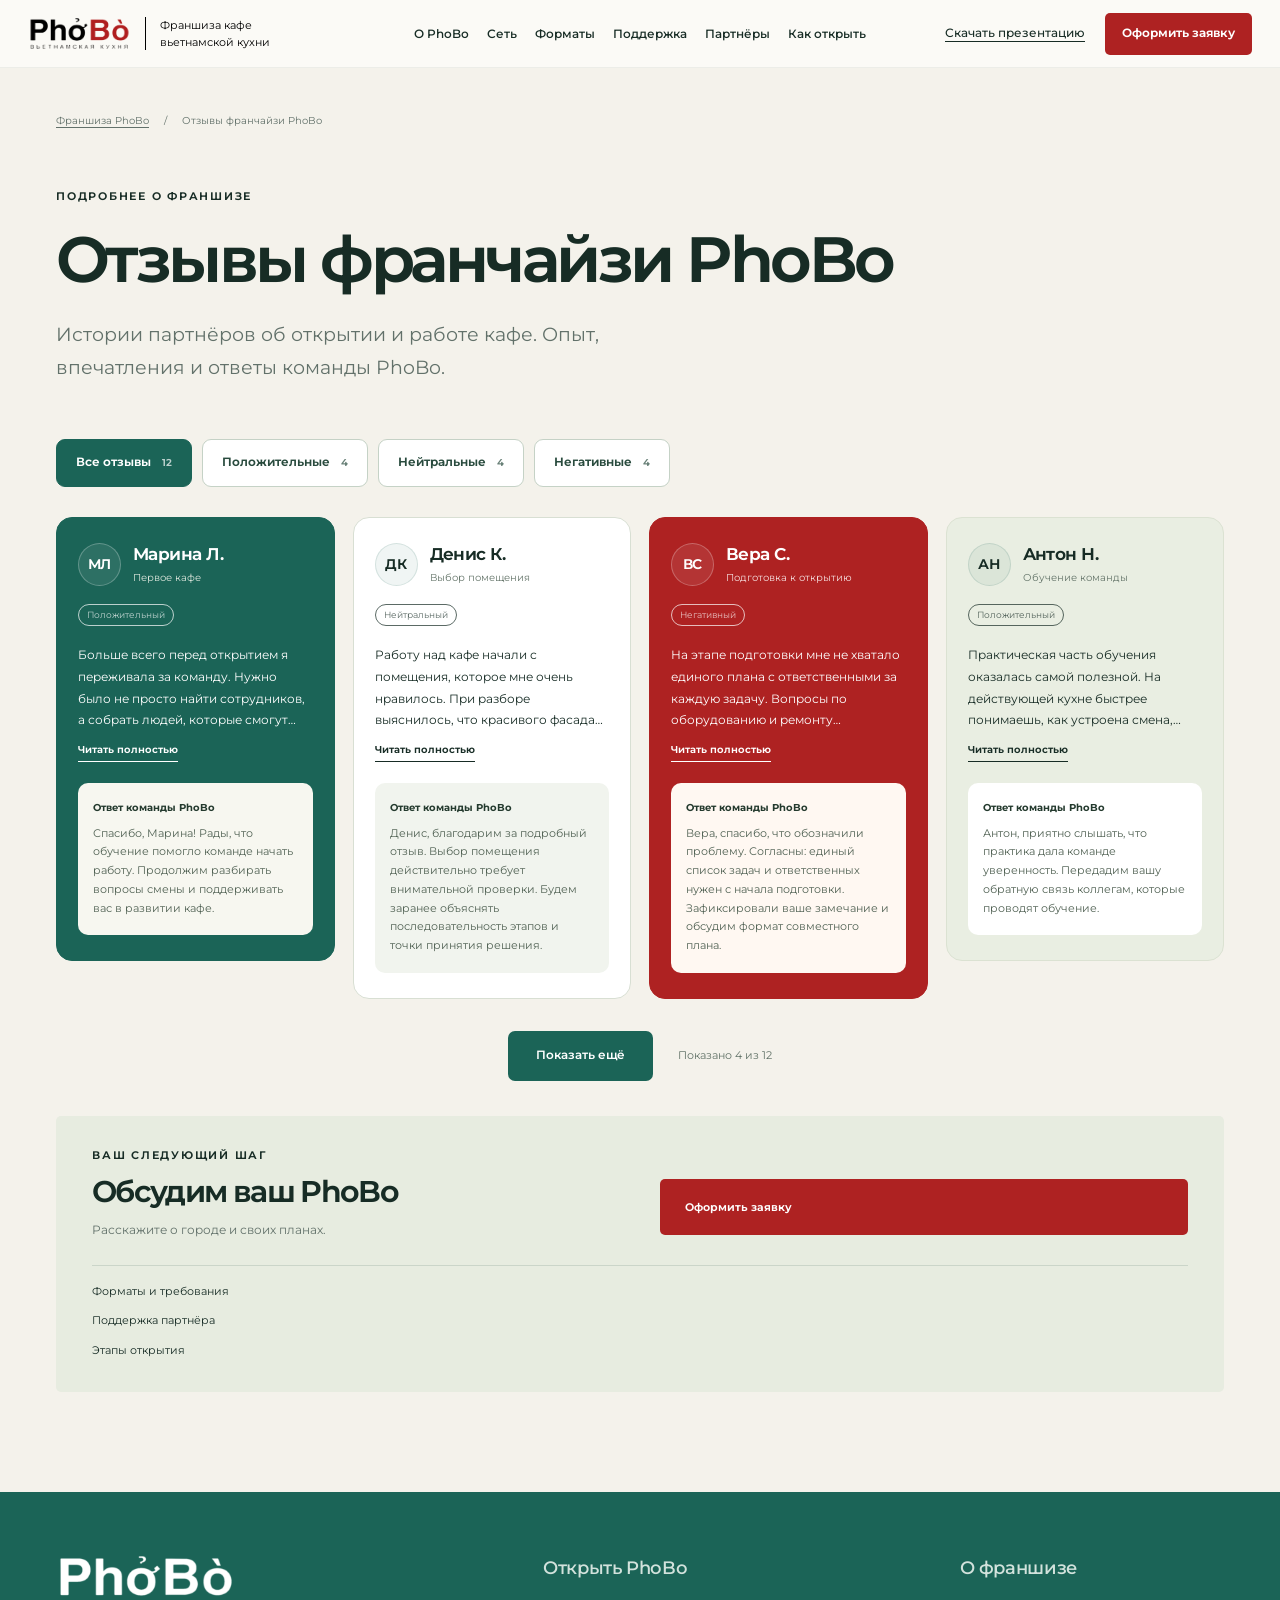
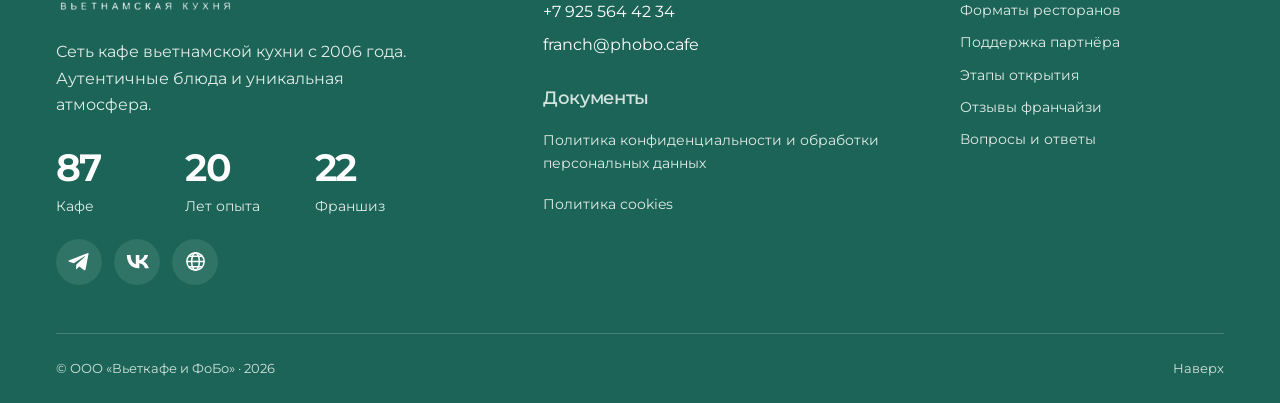
<file: reviews/index.html>
<!doctype html><html lang="ru"><head><meta charset="utf-8"><meta name="viewport" content="width=device-width,initial-scale=1"><meta name="robots" content="noindex,nofollow"><title>Отзывы франчайзи PhoBo — PhoBo</title><meta name="description" content="Истории партнёров об открытии и работе кафе. Опыт, впечатления и ответы команды PhoBo."><meta name="theme-color" content="#1B6457"><link rel="stylesheet" href="/styles.css?v=0973d2e502"><link rel="stylesheet" href="/forms.css?v=f6e828866c"><link rel="stylesheet" href="/details.css?v=258b08549c"><link rel="stylesheet" href="/map.css?v=cf1e8902d2"><link rel="stylesheet" href="/main-blocks.css?v=19b167cace"><link rel="stylesheet" href="/layout.css?v=8635ac16c0"><link rel="stylesheet" href="/fee-announcement.css?v=c4e7b58146"><link rel="stylesheet" href="/reviews.css?v=11fd4bff12"><script defer src="/app.js?v=a91ace04fc"></script><script defer src="/header.js?v=4f78e62489"></script><script defer src="/fee-announcement.js?v=9aa692f6fd"></script><script defer src="/reviews.js?v=48abf3fd95"></script><noscript><link rel="stylesheet" href="/noscript.css?v=9e0cc5d78d"></noscript></head><body class="detail-page"><a class="skip-link" href="#main">Перейти к содержанию</a>
<header class="site-header">
  <a class="brand" href="/" aria-label="PhoBo — на главную">
    <img src="/photos/logo.png" width="109" height="50" alt="PhoBo">
    <span>Франшиза кафе<br> вьетнамской кухни</span>
  </a>
  <nav id="site-nav" aria-label="Основная навигация">
    <a href="/#concept">О PhoBo</a><a href="/#network">Сеть</a><a href="/#formats">Форматы</a><a href="/#support">Поддержка</a><a href="/#partners">Партнёры</a><a href="/#opening">Как открыть</a>
  </nav>
  <div class="header-actions"><a class="presentation-link" href="/presentations/phobo-franchise.pdf" download>Скачать презентацию</a>
<a class="button button-red" href="/#application" data-application data-location="header">Оформить заявку</a></div>
  <button class="menu-toggle" data-menu-toggle aria-controls="site-nav" aria-expanded="false" aria-label="Открыть меню"><span></span><span></span></button>
</header>
<main id="main" class="detail-main">
<div class="container">
<nav class="breadcrumbs" aria-label="Хлебные крошки"><a href="/">Франшиза PhoBo</a><span aria-hidden="true">/</span><span>Отзывы франчайзи PhoBo</span></nav>
<header class="article-heading">
<p class="eyebrow">Подробнее о франшизе</p>
<h1>Отзывы франчайзи PhoBo</h1>
<p class="lead">Истории партнёров об открытии и работе кафе. Опыт, впечатления и ответы команды PhoBo.</p></header>
<div class="article-layout">
<article class="article-body"><section class="fr-reviews" aria-label="Отзывы франчайзи PhoBo">
  <div class="fr-filters" role="group" aria-label="Тип отзывов" hidden>
    <button type="button" class="fr-filter" data-review-filter="all" aria-pressed="true" aria-controls="fr-grid">Все отзывы <span>12</span></button>
    <button type="button" class="fr-filter" data-review-filter="positive" aria-pressed="false" aria-controls="fr-grid">Положительные <span>4</span></button>
    <button type="button" class="fr-filter" data-review-filter="neutral" aria-pressed="false" aria-controls="fr-grid">Нейтральные <span>4</span></button>
    <button type="button" class="fr-filter" data-review-filter="negative" aria-pressed="false" aria-controls="fr-grid">Негативные <span>4</span></button>
  </div>
  <div class="fr-grid" id="fr-grid"><article class="fr-card fr-theme-green" data-review-card data-review-id="review-01" data-review-type="positive" tabindex="-1" aria-labelledby="review-01-name">
  <div class="fr-person"><span class="fr-avatar" aria-hidden="true">МЛ</span><div>
<h3 id="review-01-name">Марина Л.</h3>
<p>Первое кафе</p></div></div>
  <span class="fr-sentiment">Положительный</span>
  <div class="fr-text" id="review-01-text" data-review-text><p>Больше всего перед открытием я переживала за команду. Нужно было не просто найти сотрудников, а собрать людей, которые смогут работать вместе и одинаково понимать сервис. Обучение помогло разложить всё по ролям: кто отвечает за кухню, кто за кассу, а кто следит за сменой.</p><p>В первые недели вопросы появлялись каждый день. Было важно, что можно обсудить конкретную ситуацию и получить понятный следующий шаг. Сейчас мы уже увереннее планируем работу и разбираем результаты вместе с управляющим.</p></div>
  <button class="fr-read-more" type="button" aria-expanded="false" aria-controls="review-01-text" data-review-expand hidden>Читать полностью</button>
  <div class="fr-reply">
<h4>Ответ команды PhoBo</h4>
<p>Спасибо, Марина! Рады, что обучение помогло команде начать работу. Продолжим разбирать вопросы смены и поддерживать вас в развитии кафе.</p></div>
</article>
<article class="fr-card fr-theme-white" data-review-card data-review-id="review-02" data-review-type="neutral" tabindex="-1" aria-labelledby="review-02-name">
  <div class="fr-person"><span class="fr-avatar" aria-hidden="true">ДК</span><div>
<h3 id="review-02-name">Денис К.</h3>
<p>Выбор помещения</p></div></div>
  <span class="fr-sentiment">Нейтральный</span>
  <div class="fr-text" id="review-02-text" data-review-text><p>Работу над кафе начали с помещения, которое мне очень нравилось. При разборе выяснилось, что красивого фасада недостаточно: пришлось отдельно проверить коммуникации, доступ к разгрузке и условия аренды. В итоге посмотрели ещё несколько вариантов.</p><p>Процесс занял больше времени, чем я представлял. Зато стало понятнее, на какие параметры смотреть и какие вопросы задавать собственнику. Для будущего партнёра мой главный совет — оставить время на проверку и не привязываться к первому адресу.</p></div>
  <button class="fr-read-more" type="button" aria-expanded="false" aria-controls="review-02-text" data-review-expand hidden>Читать полностью</button>
  <div class="fr-reply">
<h4>Ответ команды PhoBo</h4>
<p>Денис, благодарим за подробный отзыв. Выбор помещения действительно требует внимательной проверки. Будем заранее объяснять последовательность этапов и точки принятия решения.</p></div>
</article>
<article class="fr-card fr-theme-red" data-review-card data-review-id="review-03" data-review-type="negative" tabindex="-1" aria-labelledby="review-03-name">
  <div class="fr-person"><span class="fr-avatar" aria-hidden="true">ВС</span><div>
<h3 id="review-03-name">Вера С.</h3>
<p>Подготовка к открытию</p></div></div>
  <span class="fr-sentiment">Негативный</span>
  <div class="fr-text" id="review-03-text" data-review-text><p>На этапе подготовки мне не хватало единого плана с ответственными за каждую задачу. Вопросы по оборудованию и ремонту обсуждались в разных переписках, и иногда было сложно понять, какой ответ окончательный. Из-за этого приходилось возвращаться к уже обсуждённым пунктам.</p><p>После отдельной встречи мы собрали общий список и договорились отмечать изменения в одном месте. Стало заметно спокойнее. Хотелось бы, чтобы такой порядок предлагался с самого начала, особенно партнёрам без ресторанного опыта.</p></div>
  <button class="fr-read-more" type="button" aria-expanded="false" aria-controls="review-03-text" data-review-expand hidden>Читать полностью</button>
  <div class="fr-reply">
<h4>Ответ команды PhoBo</h4>
<p>Вера, спасибо, что обозначили проблему. Согласны: единый список задач и ответственных нужен с начала подготовки. Зафиксировали ваше замечание и обсудим формат совместного плана.</p></div>
</article>
<article class="fr-card fr-theme-milk" data-review-card data-review-id="review-04" data-review-type="positive" tabindex="-1" aria-labelledby="review-04-name">
  <div class="fr-person"><span class="fr-avatar" aria-hidden="true">АН</span><div>
<h3 id="review-04-name">Антон Н.</h3>
<p>Обучение команды</p></div></div>
  <span class="fr-sentiment">Положительный</span>
  <div class="fr-text" id="review-04-text" data-review-text><p>Практическая часть обучения оказалась самой полезной. На действующей кухне быстрее понимаешь, как устроена смена, почему важна последовательность операций и где теряется время. Теория после этого воспринимается совсем иначе.</p><p>Мы вернулись с конкретным списком того, что нужно подготовить у себя. Отдельно понравилось, что сотрудники могли задавать вопросы и повторять сложные действия. Это помогло снять напряжение перед первым рабочим днём и выстроить общий подход в команде.</p></div>
  <button class="fr-read-more" type="button" aria-expanded="false" aria-controls="review-04-text" data-review-expand hidden>Читать полностью</button>
  <div class="fr-reply">
<h4>Ответ команды PhoBo</h4>
<p>Антон, приятно слышать, что практика дала команде уверенность. Передадим вашу обратную связь коллегам, которые проводят обучение.</p></div>
</article>
<article class="fr-card fr-theme-milk" data-review-card data-review-id="review-05" data-review-type="neutral" tabindex="-1" aria-labelledby="review-05-name">
  <div class="fr-person"><span class="fr-avatar" aria-hidden="true">ОР</span><div>
<h3 id="review-05-name">Ольга Р.</h3>
<p>Работа с управляющим</p></div></div>
  <span class="fr-sentiment">Нейтральный</span>
  <div class="fr-text" id="review-05-text" data-review-text><p>Для меня было важно разобраться, какие решения можно передать управляющему, а где нужно участие собственника. В начале хотелось контролировать каждую мелочь, и это занимало много времени. Постепенно мы разделили задачи и договорились о регулярных встречах.</p><p>Готовая модель помогает, но управленческая работа всё равно остаётся. Нужно смотреть показатели, обсуждать работу команды и вовремя замечать проблемы. Такой формат подошёл мне после того, как появились понятный ритм встреч и общая система приоритетов.</p></div>
  <button class="fr-read-more" type="button" aria-expanded="false" aria-controls="review-05-text" data-review-expand hidden>Читать полностью</button>
  <div class="fr-reply">
<h4>Ответ команды PhoBo</h4>
<p>Ольга, спасибо за взвешенный взгляд. Чёткое разделение задач между партнёром и управляющим помогает работать последовательно. Готовы продолжать обсуждать удобный для вас формат контроля.</p></div>
</article>
<article class="fr-card fr-theme-white" data-review-card data-review-id="review-06" data-review-type="negative" tabindex="-1" aria-labelledby="review-06-name">
  <div class="fr-person"><span class="fr-avatar" aria-hidden="true">РТ</span><div>
<h3 id="review-06-name">Роман Т.</h3>
<p>Согласование материалов</p></div></div>
  <span class="fr-sentiment">Негативный</span>
  <div class="fr-text" id="review-06-text" data-review-text><p>Во время подготовки локальной акции согласование материалов оказалось дольше, чем мы рассчитывали. Замечания приходили по частям, и макет несколько раз возвращался на доработку. Нам не хватало общего перечня требований перед началом работы.</p><p>В результате акцию перенесли. Позже обсудили, как собирать комментарии одним сообщением и заранее проверять обязательные элементы. Хотелось бы видеть такой порядок во всех похожих задачах, чтобы команда могла уверенно планировать сроки.</p></div>
  <button class="fr-read-more" type="button" aria-expanded="false" aria-controls="review-06-text" data-review-expand hidden>Читать полностью</button>
  <div class="fr-reply">
<h4>Ответ команды PhoBo</h4>
<p>Роман, приняли ваше замечание. Разрозненные комментарии действительно усложняют работу. Обсудим единый перечень требований и более понятный порядок согласования материалов.</p></div>
</article>
<article class="fr-card fr-theme-white" data-review-card data-review-id="review-07" data-review-type="positive" tabindex="-1" aria-labelledby="review-07-name">
  <div class="fr-person"><span class="fr-avatar" aria-hidden="true">ДБ</span><div>
<h3 id="review-07-name">Дарья Б.</h3>
<p>Поддержка после запуска</p></div></div>
  <span class="fr-sentiment">Положительный</span>
  <div class="fr-text" id="review-07-text" data-review-text><p>После открытия для нас начался самый насыщенный этап: нужно было одновременно заниматься гостями, командой и ежедневными задачами. Помогло, что вопросы можно было обсуждать на конкретных примерах, а не оставаться с ними один на один.</p><p>Мы стали фиксировать повторяющиеся ситуации и разбирать их на встречах. Так получилось привести в порядок несколько процессов и договориться внутри команды, как действовать в похожих случаях. Ценю в сотрудничестве именно эту возможность спокойно обсуждать рабочие вопросы.</p></div>
  <button class="fr-read-more" type="button" aria-expanded="false" aria-controls="review-07-text" data-review-expand hidden>Читать полностью</button>
  <div class="fr-reply">
<h4>Ответ команды PhoBo</h4>
<p>Дарья, благодарим за отзыв. Конкретные примеры помогают быстрее находить подходящее решение. Продолжим совместно разбирать процессы и поддерживать вашу команду.</p></div>
</article>
<article class="fr-card fr-theme-green" data-review-card data-review-id="review-08" data-review-type="neutral" tabindex="-1" aria-labelledby="review-08-name">
  <div class="fr-person"><span class="fr-avatar" aria-hidden="true">ПУ</span><div>
<h3 id="review-08-name">Павел У.</h3>
<p>Новый опыт</p></div></div>
  <span class="fr-sentiment">Нейтральный</span>
  <div class="fr-text" id="review-08-text" data-review-text><p>Ресторанный проект стал для меня новым направлением. Некоторые привычки из предыдущего бизнеса пригодились, но многое пришлось изучать заново: работу кухни, графики сотрудников и ежедневное взаимодействие с гостями.</p><p>Понравилось, что есть материалы и люди, к которым можно обратиться. При этом важно самому включаться в процесс и не ждать, что все решения появятся автоматически. Сейчас я лучше понимаю эту роль и стараюсь заранее выделять время на задачи кафе.</p></div>
  <button class="fr-read-more" type="button" aria-expanded="false" aria-controls="review-08-text" data-review-expand hidden>Читать полностью</button>
  <div class="fr-reply">
<h4>Ответ команды PhoBo</h4>
<p>Павел, спасибо за открытый рассказ. Участие партнёра помогает выстроить работу кафе. Будем рядом в вопросах, где нужен опыт команды PhoBo.</p></div>
</article>
<article class="fr-card fr-theme-milk" data-review-card data-review-id="review-09" data-review-type="negative" tabindex="-1" aria-labelledby="review-09-name">
  <div class="fr-person"><span class="fr-avatar" aria-hidden="true">СД</span><div>
<h3 id="review-09-name">Светлана Д.</h3>
<p>Коммуникация с командой</p></div></div>
  <span class="fr-sentiment">Негативный</span>
  <div class="fr-text" id="review-09-text" data-review-text><p>В первые недели после запуска мне было не всегда понятно, кому адресовать конкретный вопрос. Иногда сообщение пересылалось между несколькими сотрудниками, и приходилось повторно объяснять ситуацию. Это добавляло напряжения в и без того загруженные дни.</p><p>Позже мы определили основное контактное лицо и договорились, как отмечать срочные обращения. Общаться стало проще. Мне кажется, список контактов и порядок обращений стоит подробно разбирать ещё до открытия.</p></div>
  <button class="fr-read-more" type="button" aria-expanded="false" aria-controls="review-09-text" data-review-expand hidden>Читать полностью</button>
  <div class="fr-reply">
<h4>Ответ команды PhoBo</h4>
<p>Светлана, благодарим за обратную связь. Понимаем, насколько важен понятный контакт в первые недели. Учтём ваш опыт при подготовке партнёров к запуску.</p></div>
</article>
<article class="fr-card fr-theme-green" data-review-card data-review-id="review-10" data-review-type="positive" tabindex="-1" aria-labelledby="review-10-name">
  <div class="fr-person"><span class="fr-avatar" aria-hidden="true">МЖ</span><div>
<h3 id="review-10-name">Максим Ж.</h3>
<p>Работа по стандартам</p></div></div>
  <span class="fr-sentiment">Положительный</span>
  <div class="fr-text" id="review-10-text" data-review-text><p>Мне понравилось, что обсуждение работы кафе строится вокруг конкретных процессов. Когда у команды есть понятные рецептуры и порядок действий, легче обучать новых сотрудников и объяснять, почему важна каждая деталь.</p><p>Мы начали регулярно разбирать смены и собирать вопросы сотрудников. Это оказалось полезнее разовых замечаний на ходу. Для меня ценность франшизы — в возможности опираться на накопленный опыт и при этом внимательно заниматься своим кафе.</p></div>
  <button class="fr-read-more" type="button" aria-expanded="false" aria-controls="review-10-text" data-review-expand hidden>Читать полностью</button>
  <div class="fr-reply">
<h4>Ответ команды PhoBo</h4>
<p>Максим, спасибо! Последовательная работа со стандартами и обратной связью команды помогает поддерживать качество. Рады вашему внимательному подходу к ежедневным процессам.</p></div>
</article>
<article class="fr-card fr-theme-white" data-review-card data-review-id="review-11" data-review-type="neutral" tabindex="-1" aria-labelledby="review-11-name">
  <div class="fr-person"><span class="fr-avatar" aria-hidden="true">ИЧ</span><div>
<h3 id="review-11-name">Ирина Ч.</h3>
<p>Планирование закупок</p></div></div>
  <span class="fr-sentiment">Нейтральный</span>
  <div class="fr-text" id="review-11-text" data-review-text><p>Первые заказы мы собирали особенно внимательно: хотелось всё предусмотреть и ничего не упустить. На практике оказалось, что нужно постепенно подстраивать планирование под работу команды и особенности конкретного кафе.</p><p>Обсуждали остатки, частоту заказов и удобный порядок проверки списка. Не всё получилось сразу, но со временем появился рабочий ритм. Полезно было бы заранее показывать партнёрам больше примеров таких первых недель, чтобы ожидания были ближе к реальной работе.</p></div>
  <button class="fr-read-more" type="button" aria-expanded="false" aria-controls="review-11-text" data-review-expand hidden>Читать полностью</button>
  <div class="fr-reply">
<h4>Ответ команды PhoBo</h4>
<p>Ирина, спасибо за предложение. Примеры планирования в первые недели могут быть полезны новым командам. Обсудим, как дополнить подготовку партнёров такими материалами.</p></div>
</article>
<article class="fr-card fr-theme-white" data-review-card data-review-id="review-12" data-review-type="negative" tabindex="-1" aria-labelledby="review-12-name">
  <div class="fr-person"><span class="fr-avatar" aria-hidden="true">ВФ</span><div>
<h3 id="review-12-name">Виктор Ф.</h3>
<p>Проверка перед открытием</p></div></div>
  <span class="fr-sentiment">Негативный</span>
  <div class="fr-text" id="review-12-text" data-review-text><p>Перед открытием несколько задач остались на последние дни, и команде пришлось решать их одновременно. Мне не хватило промежуточной проверки готовности, чтобы раньше увидеть, где мы отстаём и что требует дополнительного внимания.</p><p>После запуска отдельно разобрали этот этап и составили список выводов. В дальнейшем хотелось бы видеть больше контрольных точек по ходу подготовки, а не только итоговую проверку. Это помогло бы равномернее распределять нагрузку между всеми участниками.</p></div>
  <button class="fr-read-more" type="button" aria-expanded="false" aria-controls="review-12-text" data-review-expand hidden>Читать полностью</button>
  <div class="fr-reply">
<h4>Ответ команды PhoBo</h4>
<p>Виктор, спасибо за конкретные замечания. Промежуточные проверки помогают раньше замечать незавершённые задачи. Учтём ваш опыт в обсуждении плана подготовки к открытию.</p></div>
</article>
</div>
  <p class="fr-empty" hidden>Отзывов этого типа пока нет.</p>
  <div class="fr-bottom"><button class="fr-load-more" type="button" data-reviews-more aria-controls="fr-grid" hidden>Показать ещё</button><p class="fr-count" role="status" aria-live="polite" aria-atomic="true">Показано 12 из 12</p></div>
</section>
</article>
<aside class="article-sidebar"><p class="eyebrow">Ваш следующий шаг</p>
<h2>Обсудим ваш PhoBo</h2>
<p>Расскажите о городе и своих планах.</p><a class="button button-red" href="/#application" data-application data-location="detail-reviews">Оформить заявку</a><nav aria-label="Связанные материалы"><a href="/formats/">Форматы и требования</a><a href="/support/">Поддержка партнёра</a><a href="/opening/">Этапы открытия</a></nav></aside></div></div></main><footer class="site-footer">
  <div class="container footer-top">
    <div class="footer-about">
      <a class="footer-brand" href="/" aria-label="PhoBo — на главную"><img src="/photos/logo.png" width="180" height="54" alt="PhoBo — вьетнамская кухня"></a>
      <p class="footer-description">Сеть кафе вьетнамской кухни с 2006 года. Аутентичные блюда и уникальная атмосфера.</p>
      <div class="footer-stats" aria-label="PhoBo в цифрах">
        <p><strong>87</strong><span>Кафе</span></p>
        <p><strong>20</strong><span>Лет опыта</span></p>
        <p><strong>22</strong><span>Франшиз</span></p>
      </div>
      <div class="footer-socials" aria-label="Социальные сети и сайт PhoBo">
        <a href="https://t.me/phobocafe" target="_blank" rel="noopener noreferrer" aria-label="PhoBo в Telegram"><svg viewBox="0 0 24 24" aria-hidden="true"><path d="M21.6 3.2 18.4 20c-.2 1.2-.9 1.4-1.8.9l-4.9-3.6-2.4 2.3c-.3.3-.5.5-1 .5l.4-5 9.1-8.2c.4-.4-.1-.6-.6-.3L6 13.7l-4.8-1.5c-1-.3-1-1 .2-1.4L20 3.5c.9-.3 1.6.2 1.6-.3Z"/></svg></a>
        <a href="https://vk.com/phobo.cafe" target="_blank" rel="noopener noreferrer" aria-label="PhoBo во ВКонтакте"><svg viewBox="0 0 24 24" aria-hidden="true"><path d="M13.2 19C5.5 19 1.1 13.8.9 5.2h3.9c.2 6.3 3.1 9 5.4 9.6V5.2h3.7v5.5c2.3-.3 4.6-2.8 5.4-5.5H23c-.6 3.3-3 5.8-4.8 6.8 1.8.8 4.6 3 5.7 7h-4.1c-.9-2.7-2.9-4.8-5.9-5.1V19Z"/></svg></a>
        <a href="https://phobo.cafe" target="_blank" rel="noopener noreferrer" aria-label="Официальный сайт PhoBo"><svg class="footer-globe" viewBox="0 0 24 24" aria-hidden="true"><circle cx="12" cy="12" r="9"/><ellipse cx="12" cy="12" rx="4" ry="9"/><path d="M3 12h18M5 6.5h14M5 17.5h14"/></svg></a>
      </div>
    </div>
    <div class="footer-contact">
      <h2>Открыть PhoBo</h2>
      <a href="tel:+79255644234">+7 925 564 42 34</a>
      <a href="mailto:franch@phobo.cafe">franch@phobo.cafe</a>
      <div class="footer-documents">
        <h3>Документы</h3>
        <ul>
<li><a href="/policy/">Политика конфиденциальности и обработки персональных данных</a>
</li>
<li><a href="/cookies/">Политика cookies</a>
</li></ul>
      </div>
    </div>
    <nav class="footer-navigation" aria-labelledby="footer-navigation-title">
      <h2 id="footer-navigation-title">О франшизе</h2>
      <div class="footer-links"><a href="/formats/">Форматы ресторанов</a><a href="/support/">Поддержка партнёра</a><a href="/opening/">Этапы открытия</a><a href="/reviews/">Отзывы франчайзи</a><a href="/faq/">Вопросы и ответы</a></div>
    </nav>
  </div>
  <div class="container footer-bottom"><span>© ООО «Вьеткафе и ФоБо» · 2026</span><a href="#main">Наверх</a></div>
</footer>
<dialog id="fee-announcement" class="fee-announcement" aria-labelledby="fee-announcement-title" aria-describedby="fee-announcement-description" data-delay-ms="50000">
  <div class="fee-shell">
    <button class="fee-close" type="button" data-fee-close aria-label="Закрыть уведомление" autofocus><svg viewBox="0 0 24 24" aria-hidden="true"><path d="m6 6 12 12M18 6 6 18"/></svg></button>
    <div class="fee-layout">
      <figure class="fee-media"><img src="/photos/franchise-fee-2027.png" width="1536" height="1024" alt="Информация PhoBo о паушальном взносе с 2027 года" decoding="async"></figure>
      <div class="fee-copy">
        <h2 id="fee-announcement-title" class="fee-title">Заключите договор до конца 2026 года и зафиксируйте паушальный взнос — 1,2&nbsp;млн&nbsp;₽!</h2>
        <p id="fee-announcement-description" class="fee-description">Направьте 300&nbsp;000&nbsp;₽ на запуск своего ресторана.</p>
        <a class="fee-apply" href="/#application" data-fee-apply>Оставить заявку</a>
      </div>
    </div>
  </div>
</dialog>
</body></html>
</file>
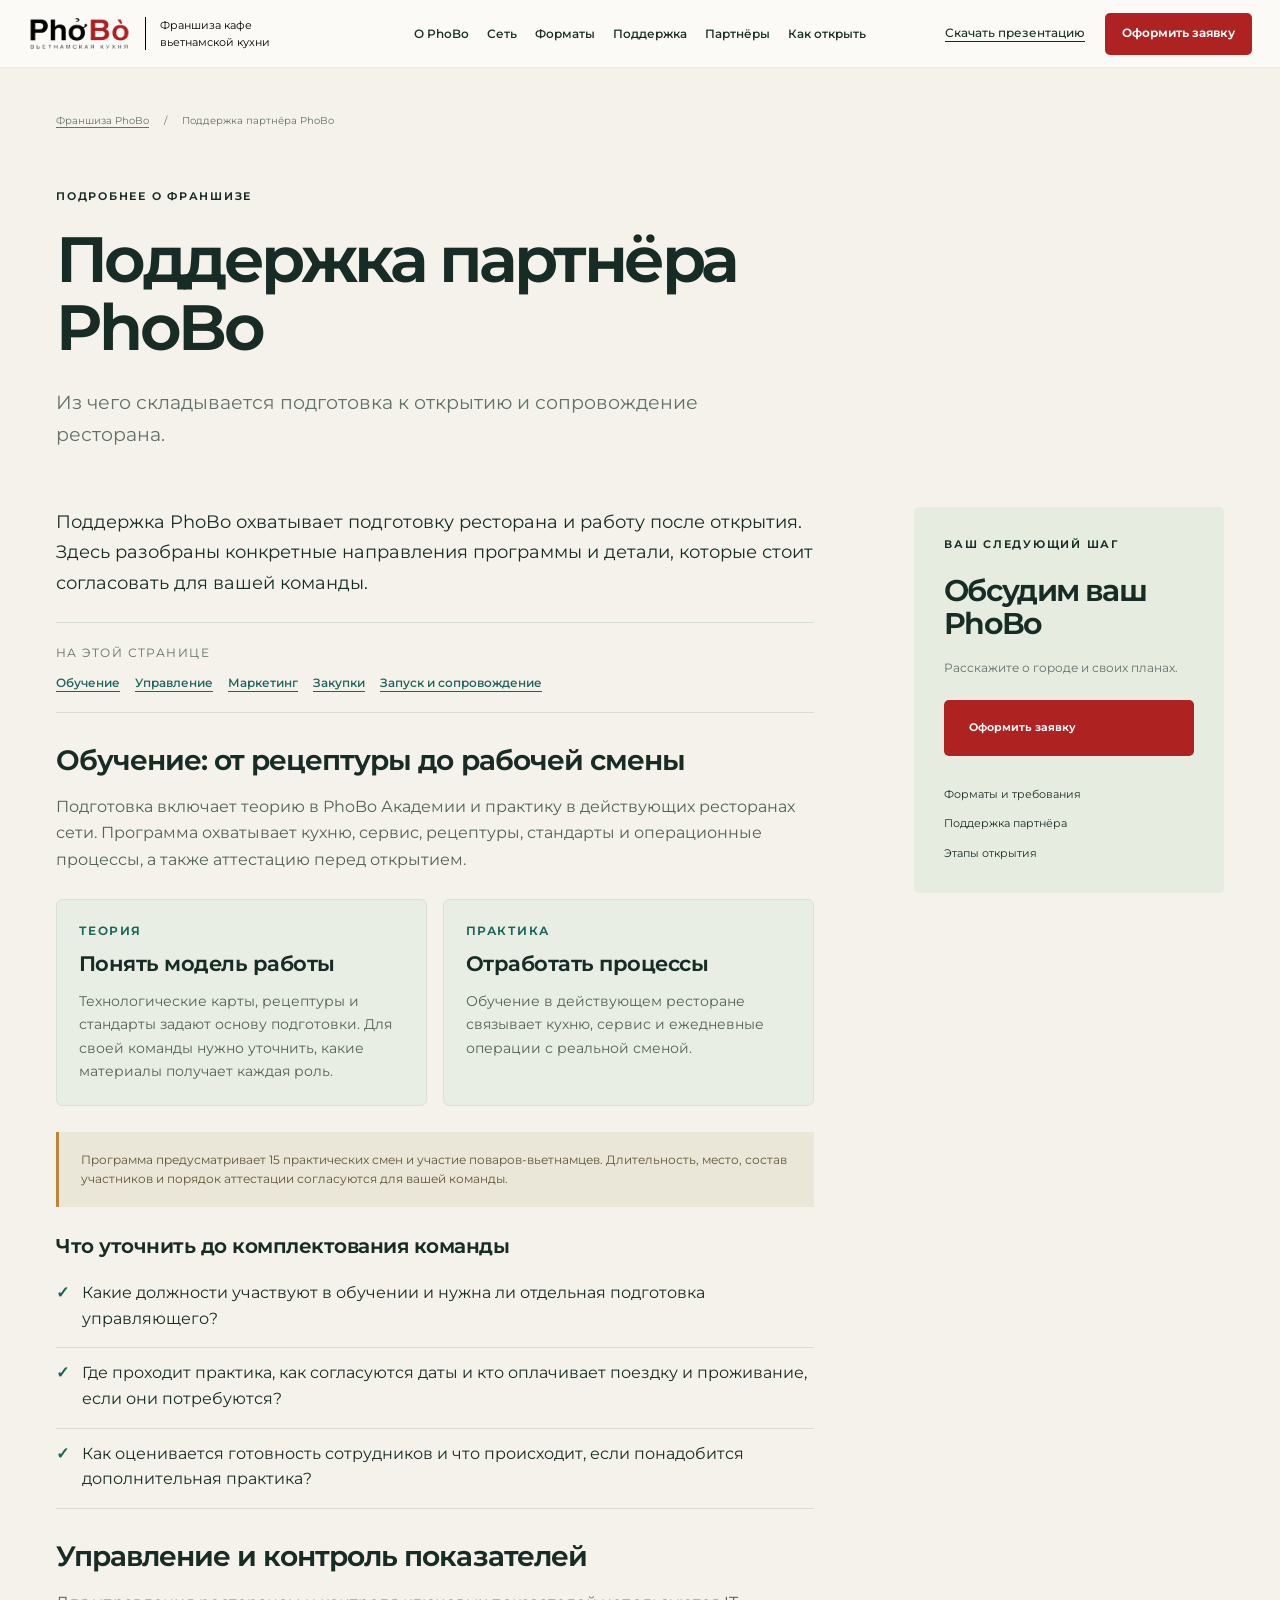
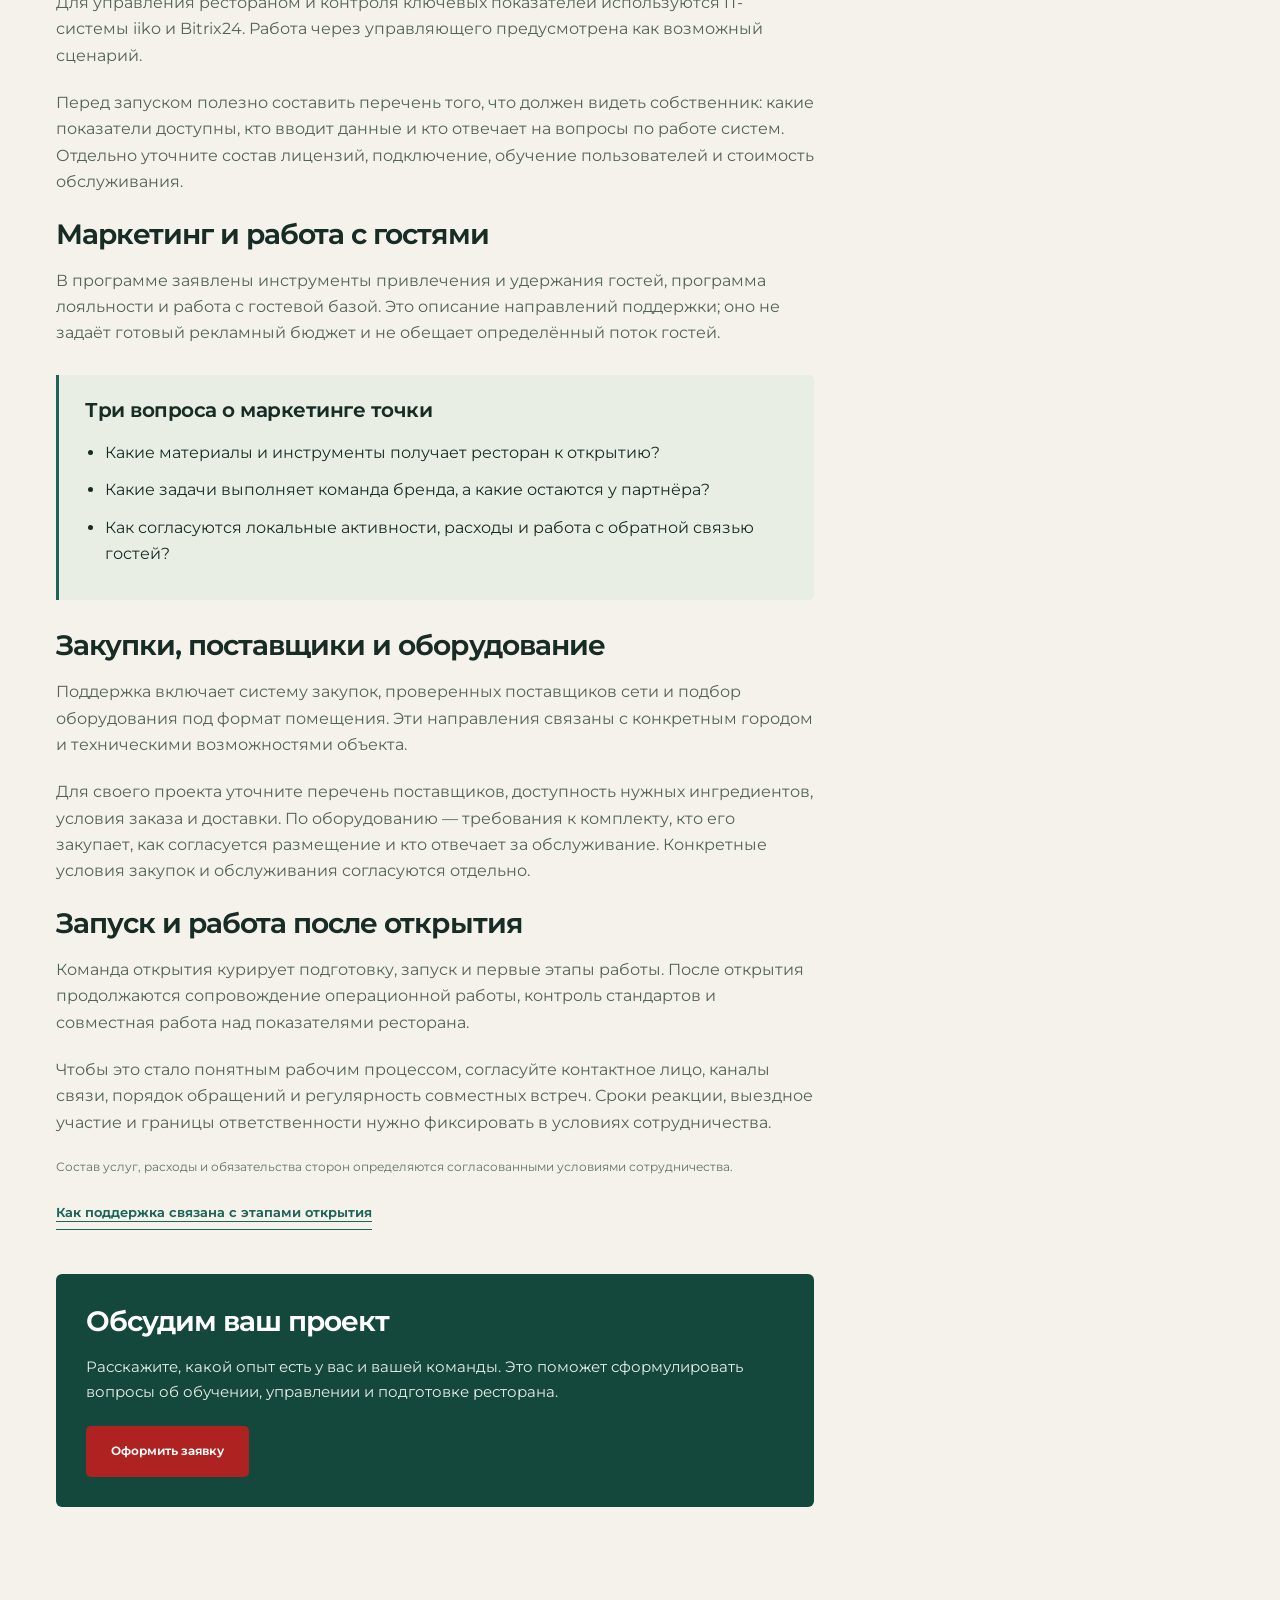
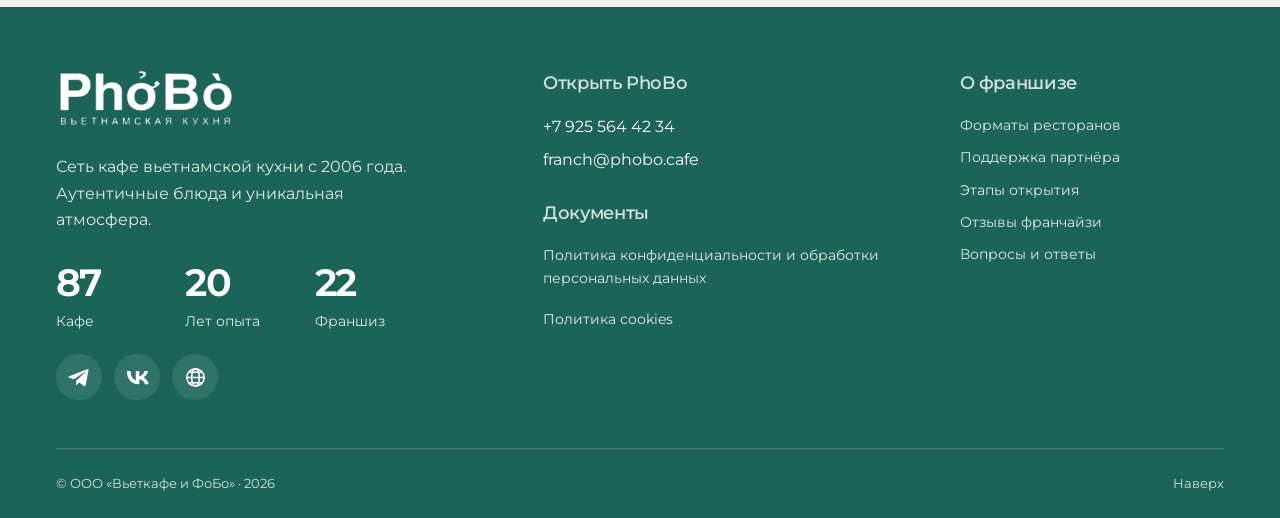
<file: support/index.html>
<!doctype html><html lang="ru"><head><meta charset="utf-8"><meta name="viewport" content="width=device-width,initial-scale=1"><meta name="robots" content="noindex,nofollow"><title>Поддержка партнёра PhoBo — PhoBo</title><meta name="description" content="Из чего складывается подготовка к открытию и сопровождение ресторана."><meta name="theme-color" content="#1B6457"><link rel="stylesheet" href="/styles.css?v=0973d2e502"><link rel="stylesheet" href="/forms.css?v=f6e828866c"><link rel="stylesheet" href="/details.css?v=258b08549c"><link rel="stylesheet" href="/map.css?v=cf1e8902d2"><link rel="stylesheet" href="/main-blocks.css?v=19b167cace"><link rel="stylesheet" href="/layout.css?v=8635ac16c0"><link rel="stylesheet" href="/fee-announcement.css?v=c4e7b58146"><script defer src="/app.js?v=a91ace04fc"></script><script defer src="/header.js?v=4f78e62489"></script><script defer src="/fee-announcement.js?v=9aa692f6fd"></script><noscript><link rel="stylesheet" href="/noscript.css?v=9e0cc5d78d"></noscript></head><body class="detail-page"><a class="skip-link" href="#main">Перейти к содержанию</a>
<header class="site-header">
  <a class="brand" href="/" aria-label="PhoBo — на главную">
    <img src="/photos/logo.png" width="109" height="50" alt="PhoBo">
    <span>Франшиза кафе<br> вьетнамской кухни</span>
  </a>
  <nav id="site-nav" aria-label="Основная навигация">
    <a href="/#concept">О PhoBo</a><a href="/#network">Сеть</a><a href="/#formats">Форматы</a><a href="/#support">Поддержка</a><a href="/#partners">Партнёры</a><a href="/#opening">Как открыть</a>
  </nav>
  <div class="header-actions"><a class="presentation-link" href="/presentations/phobo-franchise.pdf" download>Скачать презентацию</a>
<a class="button button-red" href="/#application" data-application data-location="header">Оформить заявку</a></div>
  <button class="menu-toggle" data-menu-toggle aria-controls="site-nav" aria-expanded="false" aria-label="Открыть меню"><span></span><span></span></button>
</header>
<main id="main" class="detail-main">
<div class="container">
<nav class="breadcrumbs" aria-label="Хлебные крошки"><a href="/">Франшиза PhoBo</a><span aria-hidden="true">/</span><span>Поддержка партнёра PhoBo</span></nav>
<header class="article-heading">
<p class="eyebrow">Подробнее о франшизе</p>
<h1>Поддержка партнёра PhoBo</h1>
<p class="lead">Из чего складывается подготовка к открытию и сопровождение ресторана.</p></header>
<div class="article-layout">
<article class="article-body"><div class="dc-content">
<p class="dc-intro">Поддержка PhoBo охватывает подготовку ресторана и работу после открытия. Здесь разобраны конкретные направления программы и детали, которые стоит согласовать для вашей команды.</p>
<nav class="dc-contents" aria-label="На этой странице"><span>На этой странице</span><a href="#support-training">Обучение</a><a href="#support-systems">Управление</a><a href="#support-guests">Маркетинг</a><a href="#support-supply">Закупки</a><a href="#support-launch">Запуск и сопровождение</a></nav>
<section id="support-training">
<h2>Обучение: от рецептуры до рабочей смены</h2>
<p>Подготовка включает теорию в PhoBo Академии и практику в действующих ресторанах сети. Программа охватывает кухню, сервис, рецептуры, стандарты и операционные процессы, а также аттестацию перед открытием.</p>
<div class="dc-card-grid">
<article class="dc-card"><span class="dc-kicker">Теория</span><h3>Понять модель работы</h3>
<p>Технологические карты, рецептуры и стандарты задают основу подготовки. Для своей команды нужно уточнить, какие материалы получает каждая роль.</p></article>
<article class="dc-card"><span class="dc-kicker">Практика</span><h3>Отработать процессы</h3>
<p>Обучение в действующем ресторане связывает кухню, сервис и ежедневные операции с реальной сменой.</p></article></div>
<p class="editor-note">Программа предусматривает 15 практических смен и участие поваров-вьетнамцев. Длительность, место, состав участников и порядок аттестации согласуются для вашей команды.</p>
<h3>Что уточнить до комплектования команды</h3>
<ul class="dc-checklist">
<li>Какие должности участвуют в обучении и нужна ли отдельная подготовка управляющего?</li>
<li>Где проходит практика, как согласуются даты и кто оплачивает поездку и проживание, если они потребуются?</li>
<li>Как оценивается готовность сотрудников и что происходит, если понадобится дополнительная практика?</li></ul></section>
<section id="support-systems">
<h2>Управление и контроль показателей</h2>
<p>Для управления рестораном и контроля ключевых показателей используются IT-системы iiko и Bitrix24. Работа через управляющего предусмотрена как возможный сценарий.</p>
<p>Перед запуском полезно составить перечень того, что должен видеть собственник: какие показатели доступны, кто вводит данные и кто отвечает на вопросы по работе систем. Отдельно уточните состав лицензий, подключение, обучение пользователей и стоимость обслуживания.</p></section>
<section id="support-guests">
<h2>Маркетинг и работа с гостями</h2>
<p>В программе заявлены инструменты привлечения и удержания гостей, программа лояльности и работа с гостевой базой. Это описание направлений поддержки; оно не задаёт готовый рекламный бюджет и не обещает определённый поток гостей.</p>
<div class="dc-callout">
<h3>Три вопроса о маркетинге точки</h3>
<ul>
<li>Какие материалы и инструменты получает ресторан к открытию?</li>
<li>Какие задачи выполняет команда бренда, а какие остаются у партнёра?</li>
<li>Как согласуются локальные активности, расходы и работа с обратной связью гостей?</li></ul></div></section>
<section id="support-supply">
<h2>Закупки, поставщики и оборудование</h2>
<p>Поддержка включает систему закупок, проверенных поставщиков сети и подбор оборудования под формат помещения. Эти направления связаны с конкретным городом и техническими возможностями объекта.</p>
<p>Для своего проекта уточните перечень поставщиков, доступность нужных ингредиентов, условия заказа и доставки. По оборудованию — требования к комплекту, кто его закупает, как согласуется размещение и кто отвечает за обслуживание. Конкретные условия закупок и обслуживания согласуются отдельно.</p></section>
<section id="support-launch">
<h2>Запуск и работа после открытия</h2>
<p>Команда открытия курирует подготовку, запуск и первые этапы работы. После открытия продолжаются сопровождение операционной работы, контроль стандартов и совместная работа над показателями ресторана.</p>
<p>Чтобы это стало понятным рабочим процессом, согласуйте контактное лицо, каналы связи, порядок обращений и регулярность совместных встреч. Сроки реакции, выездное участие и границы ответственности нужно фиксировать в условиях сотрудничества.</p>
<p class="dc-small">Состав услуг, расходы и обязательства сторон определяются согласованными условиями сотрудничества.</p>
<a class="text-link" href="/opening/">Как поддержка связана с этапами открытия</a></section>
<aside class="dc-next"><h2>Обсудим ваш проект</h2>
<p>Расскажите, какой опыт есть у вас и вашей команды. Это поможет сформулировать вопросы об обучении, управлении и подготовке ресторана.</p><a class="button button-red" href="/#application" data-application data-location="detail-body-support">Оформить заявку</a></aside>
</div></article>
<aside class="article-sidebar"><p class="eyebrow">Ваш следующий шаг</p>
<h2>Обсудим ваш PhoBo</h2>
<p>Расскажите о городе и своих планах.</p><a class="button button-red" href="/#application" data-application data-location="detail-support">Оформить заявку</a><nav aria-label="Связанные материалы"><a href="/formats/">Форматы и требования</a><a href="/support/">Поддержка партнёра</a><a href="/opening/">Этапы открытия</a></nav></aside></div></div></main><footer class="site-footer">
  <div class="container footer-top">
    <div class="footer-about">
      <a class="footer-brand" href="/" aria-label="PhoBo — на главную"><img src="/photos/logo.png" width="180" height="54" alt="PhoBo — вьетнамская кухня"></a>
      <p class="footer-description">Сеть кафе вьетнамской кухни с 2006 года. Аутентичные блюда и уникальная атмосфера.</p>
      <div class="footer-stats" aria-label="PhoBo в цифрах">
        <p><strong>87</strong><span>Кафе</span></p>
        <p><strong>20</strong><span>Лет опыта</span></p>
        <p><strong>22</strong><span>Франшиз</span></p>
      </div>
      <div class="footer-socials" aria-label="Социальные сети и сайт PhoBo">
        <a href="https://t.me/phobocafe" target="_blank" rel="noopener noreferrer" aria-label="PhoBo в Telegram"><svg viewBox="0 0 24 24" aria-hidden="true"><path d="M21.6 3.2 18.4 20c-.2 1.2-.9 1.4-1.8.9l-4.9-3.6-2.4 2.3c-.3.3-.5.5-1 .5l.4-5 9.1-8.2c.4-.4-.1-.6-.6-.3L6 13.7l-4.8-1.5c-1-.3-1-1 .2-1.4L20 3.5c.9-.3 1.6.2 1.6-.3Z"/></svg></a>
        <a href="https://vk.com/phobo.cafe" target="_blank" rel="noopener noreferrer" aria-label="PhoBo во ВКонтакте"><svg viewBox="0 0 24 24" aria-hidden="true"><path d="M13.2 19C5.5 19 1.1 13.8.9 5.2h3.9c.2 6.3 3.1 9 5.4 9.6V5.2h3.7v5.5c2.3-.3 4.6-2.8 5.4-5.5H23c-.6 3.3-3 5.8-4.8 6.8 1.8.8 4.6 3 5.7 7h-4.1c-.9-2.7-2.9-4.8-5.9-5.1V19Z"/></svg></a>
        <a href="https://phobo.cafe" target="_blank" rel="noopener noreferrer" aria-label="Официальный сайт PhoBo"><svg class="footer-globe" viewBox="0 0 24 24" aria-hidden="true"><circle cx="12" cy="12" r="9"/><ellipse cx="12" cy="12" rx="4" ry="9"/><path d="M3 12h18M5 6.5h14M5 17.5h14"/></svg></a>
      </div>
    </div>
    <div class="footer-contact">
      <h2>Открыть PhoBo</h2>
      <a href="tel:+79255644234">+7 925 564 42 34</a>
      <a href="mailto:franch@phobo.cafe">franch@phobo.cafe</a>
      <div class="footer-documents">
        <h3>Документы</h3>
        <ul>
<li><a href="/policy/">Политика конфиденциальности и обработки персональных данных</a>
</li>
<li><a href="/cookies/">Политика cookies</a>
</li></ul>
      </div>
    </div>
    <nav class="footer-navigation" aria-labelledby="footer-navigation-title">
      <h2 id="footer-navigation-title">О франшизе</h2>
      <div class="footer-links"><a href="/formats/">Форматы ресторанов</a><a href="/support/">Поддержка партнёра</a><a href="/opening/">Этапы открытия</a><a href="/reviews/">Отзывы франчайзи</a><a href="/faq/">Вопросы и ответы</a></div>
    </nav>
  </div>
  <div class="container footer-bottom"><span>© ООО «Вьеткафе и ФоБо» · 2026</span><a href="#main">Наверх</a></div>
</footer>
<dialog id="fee-announcement" class="fee-announcement" aria-labelledby="fee-announcement-title" aria-describedby="fee-announcement-description" data-delay-ms="50000">
  <div class="fee-shell">
    <button class="fee-close" type="button" data-fee-close aria-label="Закрыть уведомление" autofocus><svg viewBox="0 0 24 24" aria-hidden="true"><path d="m6 6 12 12M18 6 6 18"/></svg></button>
    <div class="fee-layout">
      <figure class="fee-media"><img src="/photos/franchise-fee-2027.png" width="1536" height="1024" alt="Информация PhoBo о паушальном взносе с 2027 года" decoding="async"></figure>
      <div class="fee-copy">
        <h2 id="fee-announcement-title" class="fee-title">Заключите договор до конца 2026 года и зафиксируйте паушальный взнос — 1,2&nbsp;млн&nbsp;₽!</h2>
        <p id="fee-announcement-description" class="fee-description">Направьте 300&nbsp;000&nbsp;₽ на запуск своего ресторана.</p>
        <a class="fee-apply" href="/#application" data-fee-apply>Оставить заявку</a>
      </div>
    </div>
  </div>
</dialog>
</body></html>
</file>
<file: styles.css>
@font-face {
  font-family:Montserrat;
  src:url('/assets/montserrat-cyrillic.woff2') format('woff2');
  font-weight:100 900;
  font-display:swap;
  unicode-range:U+0400-045F,U+0490-0491,U+04B0-04B1,U+2116
}

@font-face {
  font-family:Montserrat;
  src:url('/assets/montserrat-latin.woff2') format('woff2');
  font-weight:100 900;
  font-display:swap;
  unicode-range:U+0000-00FF,U+0131,U+0152-0153,U+02BB-02BC,U+02C6,U+02DA,U+02DC,U+0304,U+0308,U+0329,U+2000-206F,U+20AC,U+2122,U+2191,U+2193,U+2212,U+2215,U+FEFF,U+FFFD
}

:root {
  --green:#1b6457;
  --deep:#15483d;
  --red:#ae2222;
  --cream:#f4f2eb;
  --ink:#172c25;
  --muted:#62716a;
  --line:#d9ded5;
  --white:#fff;
  --max:1280px
}

* {
  box-sizing:border-box
}

html {
  scroll-behavior:smooth;
  scroll-padding-top:110px
}

body {
  margin:0;
  font-family:Montserrat,Arial,sans-serif;
  color:var(--ink);
  background:var(--cream);
  -webkit-font-smoothing:antialiased
}

body,button,input {
  font-size:16px;
  line-height:1.6
}

h1,h2,h3,p {
  margin:0
}

a {
  color:inherit;
  text-decoration:none
}

button,input {
  font:inherit
}

button {
  cursor:pointer
}

button,a,input,summary {
  -webkit-tap-highlight-color:transparent
}

button {
  color:inherit
}

img {
  display:block;
  max-width:100%;
  object-fit:cover
}

button {
  border:0
}

h1,h2,h3 {
  line-height:1.1;
  letter-spacing:-.055em;
  font-weight:650
}

h2 {
  font-size:clamp(36px,4.2vw,62px)
}

h3 {
  font-size:26px;
  letter-spacing:-.035em
}

p {
  line-height:1.65
}

em {
  font-style:normal;
  color:var(--green)
}

[hidden] {
  display:none!important
}

:focus-visible {
  outline:3px solid #d98527;
  outline-offset:5px
}

.container {
  width:min(var(--max),calc(100% - 112px));
  margin-inline:auto
}

.section {
  padding-block:112px
}

.eyebrow {
  font-size:11px;
  line-height:1.4;
  text-transform:uppercase;
  letter-spacing:.16em;
  font-weight:650;
  margin-bottom:22px
}

.lead {
  font-size:19px;
  line-height:1.7;
  font-weight:400
}

.button {
  min-height:56px;
  display:inline-flex;
  align-items:center;
  justify-content:space-between;
  gap:32px;
  padding:17px 25px;
  border-radius:5px;
  font-size:13px;
  line-height:1.4;
  font-weight:650;
  transition:background .18s,transform .18s;
  white-space:normal
}

.button span {
  font-size:21px;
  line-height:1
}

.button-red {
  color:#fff;
  background:var(--red)
}

.button-light {
  color:var(--green);
  background:#fff
}

.button:hover {
  transform:translateY(-2px)
}

.button-red:hover {
  background:#941c1c
}

.text-link {
  display:inline-flex;
  align-items:center;
  gap:25px;
  font-size:13px;
  font-weight:650;
  border:0;
  border-bottom:1px solid var(--green);
  padding:0 0 7px;
  background:none;
  color:var(--green);
  text-align:left
}

.text-link span {
  font-size:21px;
  font-weight:400
}

.light-link {
  color:#fff;
  border-color:#fff6
}

.source-note {
  font-size:11px!important;
  line-height:1.7!important;
  color:var(--muted);
  max-width:52ch
}

.skip-link {
  position:fixed;
  left:18px;
  top:-100px;
  z-index:100;
  background:white;
  color:var(--green);
  padding:12px 18px
}

.skip-link:focus {
  top:8px
}

.preview-bar {
  background:#e7e9df;
  text-align:center;
  font-size:10px;
  letter-spacing:.035em;
  line-height:1.5;
  padding:7px 15px;
  color:#45554b
}

.preview-bar span {
  margin-inline:10px
}

.site-header {
  height:88px;
  position:sticky;
  top:0;
  z-index:30;
  background:#fbfaf6f5;
  backdrop-filter:blur(12px);
  display:flex;
  align-items:center;
  justify-content:space-between;
  gap:24px;
  padding:14px 40px;
  border-bottom:1px solid #173a2710
}

.brand {
  display:flex;
  align-items:center;
  gap:17px;
  flex-shrink:0
}

.brand img {
  width:99px;
  height:46px;
  object-fit:contain
}

.brand>span {
  border-left:1px solid var(--line);
  padding-left:16px;
  font-size:10px;
  line-height:1.6;
  color:#526157
}

.site-header nav {
  display:flex;
  gap:26px
}

.site-header nav a {
  font-size:12px;
  font-weight:550;
  white-space:nowrap
}

.site-header nav a:hover {
  color:var(--red)
}

.site-header .button {
  min-height:46px;
  font-size:11px;
  padding:13px 18px;
  gap:17px
}

.menu-toggle {
  display:none;
  background:none;
  width:42px;
  height:42px;
  padding:11px
}

.menu-toggle span {
  height:2px;
  width:22px;
  background:var(--green);
  display:block;
  margin-block:6px
}

.hero {
  position:relative;
  isolation:isolate;
  min-height:710px;
  height:calc(100svh - 116px);
  max-height:980px;
  color:#fff;
  overflow:hidden;
  background:#193c31
}

.hero-poster,.hero-film,.hero-shade {
  position:absolute;
  inset:0;
  width:100%;
  height:100%;
  z-index:-1
}

.hero-poster {
  object-position:center 53%
}

.hero-film {
  overflow:hidden
}

.hero-film iframe {
  position:absolute;
  top:50%;
  left:50%;
  width:max(100vw,177.78vh);
  height:max(56.25vw,100vh);
  transform:translate(-50%,-50%);
  border:0;
  pointer-events:none;
  opacity:0;
  transition:opacity 1s;
  background:transparent
}

.hero-film iframe[data-playing=true][data-loaded=true] {
  opacity:1
}

.hero-shade {
  background:linear-gradient(90deg,rgba(7,27,20,.75),rgba(7,27,20,.42) 50%,rgba(7,27,20,.18)),linear-gradient(0deg,#061a1466,transparent 40%)
}

.hero-content {
  padding-top:74px;
  padding-bottom:150px
}

.hero .eyebrow {
  display:flex;
  align-items:center;
  gap:10px;
  margin-bottom:32px;
  color:#f1f4dc
}

.live-dot {
  width:6px;
  height:6px;
  border-radius:50%;
  background:#d9e6a4
}

.hero h1 {
  font-size:clamp(70px,7.9vw,118px);
  letter-spacing:-.06em;
  line-height:.98;
  font-weight:600;
  max-width:850px
}

.hero h1 span {
  color:#e2edc7
}

.hero-description {
  margin-top:30px;
  font-size:19px;
  line-height:1.55;
  color:#f3f4ee
}

.hero-actions {
  display:flex;
  align-items:center;
  gap:32px;
  margin-top:34px
}

.hero-actions .button {
  min-width:223px
}

.hero-secondary {
  display:flex;
  gap:25px;
  align-items:center;
  font-size:12px;
  font-weight:550
}

.hero-secondary span {
  font-size:22px
}

.hero-bottom {
  position:absolute;
  bottom:32px;
  left:0;
  right:0;
  display:flex;
  align-items:end;
  justify-content:space-between;
  gap:20px
}

.hero-bottom>span {
  font-size:10px;
  letter-spacing:.06em;
  line-height:1.7
}

.video-toggle {
  margin-left:auto;
  background:#ffffff15;
  border:1px solid #ffffff44;
  color:#fff;
  border-radius:100px;
  font-size:10px;
  padding:9px 14px;
  backdrop-filter:blur(8px)
}

.scroll-cue {
  display:grid;
  place-items:center;
  border:1px solid #ffffff55;
  width:42px;
  height:42px;
  border-radius:50%;
  font-size:22px
}

.brand-strip {
  height:58px;
  display:flex;
  justify-content:space-around;
  align-items:center;
  gap:40px;
  overflow:hidden;
  background:var(--green);
  color:#e4eadb;
  white-space:nowrap
}

.brand-strip span {
  font-size:12px;
  font-weight:650;
  letter-spacing:.17em
}

.brand-strip span:nth-child(3) {
  font-size:20px;
  letter-spacing:-.04em
}

.concept {
  display:grid;
  grid-template-columns:1fr 1fr;
  column-gap:100px;
  row-gap:70px;
  align-items:center
}

.concept .section-intro .lead {
  max-width:440px;
  margin-top:26px
}

.concept .text-link {
  margin-top:30px
}

.concept-photo {
  position:relative;
  aspect-ratio:1/1;
  background:#eae8dc;
  border-radius:50%;
  padding:15px
}

.concept-photo img {
  width:100%;
  height:100%;
  border-radius:50%;
  object-fit:cover;
  mix-blend-mode:multiply
}

.photo-label {
  position:absolute;
  bottom:25px;
  left:-24px;
  background:var(--green);
  color:white;
  padding:19px 25px;
  border-radius:5px;
  transform:rotate(-5deg);
  font-size:24px;
  font-weight:600;
  line-height:1.3
}

.photo-label small {
  font-size:9px;
  font-weight:500;
  letter-spacing:.035em
}

.concept-features {
  grid-column:1/-1;
  display:grid;
  grid-template-columns:repeat(3,1fr);
  gap:50px;
  border-top:1px solid var(--line);
  padding-top:32px
}

.concept-features article>span {
  font-size:11px;
  color:var(--green)
}

.concept-features h3 {
  font-size:21px;
  margin:12px 0
}

.concept-features p {
  font-size:13px;
  color:#5e6c63;
  max-width:320px
}

.network-section {
  padding:90px 0;
  background:var(--deep);
  color:#f8f8ee
}

.network-grid {
  display:grid;
  grid-template-columns:1.1fr 1fr;
  gap:100px;
  align-items:start
}

.network-section h2 {
  font-size:46px
}

.network-section .lead {
  margin-top:25px;
  color:#d2ded5;
  font-size:16px;
  max-width:450px
}

.network-section .text-link {
  margin-top:25px
}

.network-note {
  margin-top:28px;
  font-size:10px;
  color:#c1d0c6;
  max-width:400px
}

.network-cities {
  padding-top:5px
}

.network-cities>.eyebrow {
  color:#b9cbbd
}

.city-cloud {
  display:flex;
  gap:9px;
  flex-wrap:wrap
}

.city-cloud span {
  border:1px solid #ffffff30;
  border-radius:100px;
  padding:9px 16px;
  font-size:12px
}

.city-cloud span:first-child {
  background:#e1e8d8;
  color:var(--deep);
  border-color:#e1e8d8
}

.guest-proof {
  display:flex;
  gap:24px;
  margin-top:35px;
  padding-top:30px;
  border-top:1px solid #ffffff26
}

.quote-mark {
  font-family:Georgia,serif;
  font-size:85px;
  line-height:.85;
  color:#cfdec0
}

.guest-proof h3 {
  font-size:22px
}

.guest-proof p {
  font-size:12px;
  color:#ccd9ce;
  margin-top:12px
}

.guest-proof .text-link {
  font-size:11px;
  margin-top:18px
}

.section-heading {
  display:flex;
  justify-content:space-between;
  align-items:end;
  gap:50px;
  margin-bottom:42px
}

.section-aside {
  font-size:14px;
  color:var(--muted);
  line-height:1.8;
  padding-bottom:5px
}

.format-tabs {
  display:grid;
  grid-template-columns:1fr 1fr;
  border-bottom:1px solid var(--line);
  margin-bottom:24px;
  gap:25px
}

.format-tabs button {
  text-align:left;
  display:flex;
  justify-content:space-between;
  gap:12px;
  background:transparent;
  border-bottom:2px solid transparent;
  padding:18px 0;
  color:#68726b;
  font-size:16px;
  font-weight:550
}

.format-tabs button[aria-selected=true] {
  color:var(--green);
  border-bottom-color:var(--green)
}

.format-tabs button span {
  font-size:11px;
  color:#849184
}

.format-panel {
  display:grid;
  grid-template-columns:1fr 1fr;
  background:#fff;
  border-radius:9px;
  overflow:hidden
}

.format-photo {
  position:relative;
  min-height:590px
}

.format-photo img {
  width:100%;
  height:100%;
  position:absolute;
  inset:0
}

.photo-caption {
  position:absolute;
  bottom:20px;
  left:20px;
  color:white;
  font-size:9px;
  background:#102a2470;
  padding:7px 12px;
  border-radius:100px;
  backdrop-filter:blur(4px)
}

.format-content {
  padding:40px 45px
}

.format-content>.eyebrow {
  color:var(--green);
  margin-bottom:17px
}

.format-content h3 {
  font-size:34px
}

.format-content>p:not(.eyebrow):not(.source-note) {
  font-size:13px;
  color:var(--muted);
  margin-top:17px
}

.investment {
  padding:25px 0 20px;
  border-bottom:1px solid var(--line)
}

.investment>span {
  display:block;
  font-size:10px;
  color:var(--muted)
}

.investment strong {
  font-size:51px;
  line-height:1.3;
  letter-spacing:-.06em;
  font-weight:600
}

.investment small {
  font-size:22px;
  letter-spacing:-.04em
}

.format-numbers {
  margin:20px 0;
  display:grid;
  grid-template-columns:1fr 1fr;
  gap:17px
}

.format-numbers dt {
  font-size:10px;
  color:var(--muted);
  margin-bottom:4px
}

.format-numbers dd {
  margin:0;
  font-size:18px;
  font-weight:600;
  letter-spacing:-.025em
}

.format-content .text-link {
  margin-top:19px;
  font-size:11px
}

.format-footnote {
  margin-top:25px;
  display:flex;
  align-items:center;
  justify-content:space-between;
  gap:30px
}

.format-footnote>span {
  font-size:11px;
  color:var(--muted);
  max-width:420px
}

.format-footnote .button {
  font-size:12px;
  min-height:50px
}

.audience-section {
  background:#e8ece2
}

.audience-grid {
  display:grid;
  grid-template-columns:repeat(3,1fr);
  gap:40px;
  margin-top:42px
}

.audience-grid article {
  border-top:1px solid #b6c4b8;
  padding-top:23px;
  display:flex;
  flex-direction:column;
  align-items:start
}

.audience-symbol {
  font-size:43px;
  line-height:1.2;
  color:var(--green);
  margin-bottom:22px
}

.audience-grid h3 {
  font-size:25px;
  max-width:240px
}

.audience-grid p {
  font-size:13px;
  color:#58685d;
  margin-top:18px;
  margin-bottom:24px;
  max-width:330px
}

.audience-tag {
  font-size:9px;
  line-height:1.5;
  border:1px solid #b9c8b8;
  padding:6px 10px;
  border-radius:100px;
  margin-top:auto
}

.audience-section .text-link {
  margin-top:38px
}

.support-grid {
  display:grid;
  grid-template-columns:repeat(3,1fr);
  border-top:1px solid var(--line);
  margin-bottom:30px
}

.support-item {
  position:relative;
  padding:33px 32px 35px 0;
  border-bottom:1px solid var(--line)
}

.support-item:nth-child(3n+2),.support-item:nth-child(3n+3) {
  padding-left:32px;
  border-left:1px solid var(--line)
}

.support-number {
  font-size:10px;
  position:absolute;
  top:33px;
  right:26px;
  color:#95a094
}

.support-item .eyebrow {
  color:var(--green);
  font-size:10px;
  margin-bottom:38px
}

.support-item h3 {
  font-size:24px;
  max-width:280px
}

.support-item>p:last-child {
  font-size:12px;
  color:var(--muted);
  margin-top:18px;
  max-width:320px
}

.partners-section {
  background:#e4e8df;
  padding-block:80px
}

.partners-grid {
  display:grid;
  grid-template-columns:1fr 1fr;
  gap:80px;
  align-items:center
}

.partner-visual {
  position:relative;
  aspect-ratio:1.13;
  border-radius:8px;
  overflow:hidden;
  background:var(--deep)
}

.partner-visual>img {
  height:100%;
  width:100%;
  filter:brightness(.83)
}

.play-button {
  position:absolute;
  inset:0;
  margin:auto;
  display:grid;
  place-items:center;
  width:82px;
  height:82px;
  background:#ffffffee;
  color:var(--red);
  border-radius:50%;
  box-shadow:0 0 0 12px #ffffff20;
  transition:transform .2s
}

.play-button:hover {
  transform:scale(1.05)
}

.play-button span {
  padding-left:4px;
  font-size:25px
}

.partner-video-label {
  position:absolute;
  bottom:21px;
  left:22px;
  right:22px;
  font-size:10px;
  color:white
}

.partner-copy h2 {
  font-size:46px
}

.partner-copy .lead {
  font-size:15px;
  margin-top:25px;
  color:var(--muted)
}

.partner-copy .text-link {
  margin-top:25px
}

.partner-copy .source-note {
  margin-top:26px
}

.mid-application {
  display:grid;
  grid-template-columns:.9fr 1.3fr;
  gap:75px;
  align-items:center
}

.mid-application h2 {
  font-size:42px
}

.mid-application>div>p:last-child {
  margin-top:20px;
  font-size:14px;
  color:var(--muted);
  max-width:350px
}

.application-form label {
  display:block;
  font-size:11px;
  font-weight:600;
  line-height:1.5
}

.application-form input {
  display:block;
  width:100%;
  border:0;
  border-bottom:1px solid #a7b4a5;
  background:transparent;
  border-radius:0;
  padding:11px 0 12px;
  color:var(--ink);
  font-size:14px;
  outline-offset:2px
}

.application-form input::placeholder {
  color:#839081;
  font-size:12px;
  font-weight:400
}

.application-form input:focus {
  border-color:var(--green)
}

.application-form input[aria-invalid=true] {
  border-color:var(--red)
}

.form-fields {
  display:grid;
  gap:20px
}

.compact-form .form-fields {
  grid-template-columns:1fr 1fr
}

.compact-form .form-fields label:last-child {
  grid-column:1/-1
}

.form-note {
  font-size:9px!important;
  line-height:1.7!important;
  color:#6b776a;
  margin-top:20px;
  max-width:520px
}

.application-form .button {
  margin-top:20px;
  width:100%
}

.form-status {
  font-size:12px;
  line-height:1.7;
  margin-top:14px;
  color:var(--green)
}

.form-status:empty {
  display:none
}

.opening-section {
  background:#e9ece5
}

.step-tabs {
  display:grid;
  grid-template-columns:repeat(6,1fr);
  gap:15px;
  margin-bottom:27px
}

.step-tabs button {
  text-align:left;
  border:0;
  border-top:2px solid #c2ccbd;
  padding:15px 0 0;
  font-size:12px;
  font-weight:600;
  background:none;
  color:#6d796b
}

.step-tabs button>span {
  display:block;
  font-size:10px;
  line-height:1.3;
  font-weight:500;
  margin-bottom:7px
}

.step-tabs button[aria-selected=true] {
  color:var(--green);
  border-color:var(--green)
}

.step-panel {
  position:relative;
  min-height:490px;
  border-radius:7px;
  overflow:hidden;
  isolation:isolate;
  color:white;
  background:var(--deep)
}

.step-panel>img {
  position:absolute;
  inset:0;
  width:100%;
  height:100%;
  z-index:-2
}

.step-panel:after {
  content:'';
  position:absolute;
  inset:0;
  z-index:-1;
  background:linear-gradient(90deg,#0c261dda,transparent 85%)
}

.step-copy {
  max-width:510px;
  padding:45px
}

.step-big-number {
  display:block;
  font-size:100px;
  font-weight:450;
  letter-spacing:-.07em;
  line-height:1.1;
  margin-bottom:35px;
  color:#dbe8d3a8
}

.step-copy h3 {
  font-size:34px;
  max-width:400px
}

.step-copy p {
  font-size:14px;
  color:#e1e9db;
  margin-top:20px;
  max-width:360px
}

.step-footer {
  display:flex;
  align-items:center;
  justify-content:space-between;
  gap:20px;
  padding-top:23px
}

.step-footer>p {
  font-size:11px;
  color:var(--muted)
}

.step-controls {
  display:flex;
  align-items:center;
  gap:20px
}

.step-controls button {
  background:transparent;
  border:1px solid #b7c3b2;
  border-radius:50%;
  width:40px;
  height:40px;
  font-size:20px;
  line-height:1
}

.step-controls button:hover {
  background:var(--green);
  color:white
}

.step-controls span {
  font-size:10px;
  letter-spacing:.08em
}

.faq-section {
  display:grid;
  grid-template-columns:.85fr 1.3fr;
  gap:100px
}

.faq-section>div>p:not(.eyebrow) {
  font-size:14px;
  color:var(--muted);
  margin-top:23px;
  max-width:310px
}

.faq-section .text-link {
  margin-top:25px
}

.faq-list {
  border-top:1px solid var(--line)
}

.faq-list details {
  border-bottom:1px solid var(--line)
}

.faq-list summary {
  list-style:none;
  cursor:pointer;
  display:flex;
  align-items:center;
  justify-content:space-between;
  gap:25px;
  font-size:14px;
  line-height:1.5;
  font-weight:550;
  padding:24px 0
}

.faq-list summary::-webkit-details-marker {
  display:none
}

.faq-list summary span {
  font-size:24px;
  font-weight:400;
  color:var(--green);
  transition:transform .2s
}

.faq-list details[open] summary span {
  transform:rotate(45deg)
}

.faq-list details>p {
  font-size:13px;
  color:var(--muted);
  padding:0 35px 25px 0;
  line-height:1.8
}

.application-section {
  padding-block:96px;
  background:var(--green);
  color:#fff
}

.application-grid {
  display:grid;
  grid-template-columns:1.1fr 1fr;
  gap:100px;
  align-items:center
}

.application-section h2 {
  font-size:clamp(36px,3.8vw,57px)
}

.application-section h2 em {
  color:#dfe8c8
}

.application-section .lead {
  margin-top:27px;
  font-size:17px;
  color:#dae6d5
}

.contact-links {
  display:flex;
  flex-direction:column;
  align-items:start;
  gap:9px;
  margin-top:34px
}

.contact-links>a {
  font-size:19px;
  line-height:1.5
}

.contact-links .telegram-link {
  font-size:11px;
  border:1px solid #ffffff55;
  padding:12px 17px;
  border-radius:4px;
  margin-bottom:12px
}

.receipt {
  background:#faf9f3;
  color:var(--ink);
  padding:36px 38px 26px;
  box-shadow:0 12px 40px #062c251a;
  transform:rotate(1deg)
}

.receipt>* {
  transform:rotate(-1deg)
}

.receipt-heading {
  text-align:center;
  border-bottom:1px dashed #97a58e;
  padding-bottom:26px;
  margin-bottom:24px
}

.receipt-heading>span {
  font-size:9px;
  letter-spacing:.09em;
  font-weight:600
}

.receipt-heading h3 {
  font-size:29px;
  margin-top:13px
}

.receipt .form-fields {
  gap:17px
}

.receipt .form-note {
  font-size:9px!important
}

.receipt-bottom {
  border-top:1px dashed #97a58e;
  padding-top:18px;
  margin-top:25px;
  text-align:center;
  font-size:8px;
  letter-spacing:.13em;
  color:#77816e
}

.site-footer {
  background:#f1f0e7;
  padding-top:54px
}

.footer-top {
  display:grid;
  grid-template-columns:1.2fr 1fr .8fr;
  gap:65px;
  padding-bottom:40px
}

.footer-brand>img {
  object-fit:contain;
  width:115px;
  height:53px;
  object-position:left center
}

.footer-brand>span {
  font-size:10px;
  color:#6d786c;
  display:block;
  line-height:1.8;
  margin-top:13px
}

.footer-top>div>a {
  display:block;
  font-size:13px;
  margin-top:6px
}

.footer-top .eyebrow {
  font-size:9px;
  color:#697763;
  margin-bottom:13px
}

.footer-links a {
  font-size:11px!important
}

.footer-bottom {
  padding-block:20px;
  border-top:1px solid var(--line);
  display:flex;
  justify-content:space-between;
  gap:30px;
  font-size:9px;
  color:#697763
}

.footer-bottom>span:nth-child(2) {
  max-width:600px
}

.video-dialog {
  width:min(720px,calc(100% - 32px));
  max-height:calc(100dvh - 40px);
  overflow:auto;
  border:0;
  border-radius:8px;
  padding:20px;
  background:var(--cream)
}

.video-dialog::backdrop {
  background:#071a14d9
}

.dialog-heading {
  display:flex;
  justify-content:space-between;
  align-items:center;
  gap:20px;
  margin-bottom:15px
}

.dialog-heading h2 {
  font-size:18px;
  letter-spacing:-.025em
}

.dialog-heading button {
  font-size:30px;
  background:none;
  width:40px;
  height:40px;
  line-height:1
}

.dialog-media {
  aspect-ratio:9/14;
  max-height:65vh;
  min-height:250px;
  width:100%;
  background:#102b22
}

.dialog-media iframe {
  width:100%;
  height:100%;
  border:0
}

.video-dialog>.text-link {
  font-size:11px;
  margin-top:15px
}

.detail-main {
  padding:45px 0 100px
}

.breadcrumbs {
  font-size:10px;
  color:var(--muted);
  display:flex;
  gap:15px;
  flex-wrap:wrap
}

.breadcrumbs>a {
  text-decoration:underline;
  text-underline-offset:3px
}

.article-heading {
  margin-top:60px;
  margin-bottom:55px;
  max-width:900px
}

.article-heading h1 {
  font-size:clamp(40px,5vw,75px);
  line-height:1.06
}

.article-heading .lead {
  margin-top:25px;
  color:var(--muted);
  max-width:650px
}

.article-layout {
  display:grid;
  grid-template-columns:minmax(0,1fr) 310px;
  gap:100px;
  align-items:start
}

.article-body {
  font-size:16px
}

.article-body h2 {
  font-size:28px;
  margin:38px 0 16px;
  line-height:1.25;
  letter-spacing:-.035em
}

.article-body h2:first-child {
  margin-top:0
}

.article-body p {
  margin-bottom:21px;
  color:#536355
}

.article-body ul {
  padding-left:20px
}

.article-body li {
  margin-block:12px
}

.article-image {
  width:100%;
  height:auto;
  max-height:420px;
  object-fit:cover;
  border-radius:5px;
  margin-block:25px
}

.article-sidebar {
  background:#e7ece0;
  padding:30px;
  position:sticky;
  top:115px;
  border-radius:5px
}

.article-sidebar h2 {
  font-size:30px
}

.article-sidebar p:not(.eyebrow) {
  font-size:12px;
  color:var(--muted);
  margin-top:18px
}

.article-sidebar .button {
  margin-top:22px;
  font-size:11px;
  gap:15px;
  width:100%
}

.article-sidebar nav {
  display:flex;
  flex-direction:column;
  gap:12px;
  margin-top:30px;
  font-size:11px
}

.editor-note {
  padding:18px 22px;
  border-left:3px solid #bd853a;
  background:#eae7d8;
  font-size:12px;
  color:#605537!important
}

.table-scroll {
  overflow:auto;
  margin:28px 0
}

table {
  border-collapse:collapse;
  width:100%;
  font-size:12px;
  line-height:1.6;
  min-width:530px
}

th,td {
  text-align:left;
  padding:16px 18px;
  border-bottom:1px solid var(--line)
}

thead {
  background:var(--deep);
  color:#fff
}

tbody th {
  font-weight:550
}

tbody tr:nth-child(even) {
  background:#e9ece3
}

.article-step {
  margin-bottom:50px
}

.article-step .eyebrow {
  margin-bottom:12px
}

.article-step h2 {
  margin-top:0
}

.address-list {
  list-style:none;
  padding-left:0!important
}

.address-list li {
  padding:13px 0;
  border-bottom:1px solid var(--line);
  font-size:13px
}

.error-page {
  padding-block:100px;
  min-height:65vh
}

.error-page h1 {
  font-size:clamp(40px,6vw,80px)
}

.error-page p {
  margin:25px 0
}

.error-page .button {
  margin-top:10px
}

@media(min-width:1600px) {
  .hero-content {
    padding-top:100px
  }
  .hero h1 {
    font-size:125px
  }
  .hero-description {
    margin-top:40px
  }
  .hero-actions {
    margin-top:40px
  }
}

@media(max-width:1190px) {
  .container {
    width:calc(100% - 72px)
  }
  .site-header {
    padding-inline:28px;
    gap:20px
  }
  .brand>span {
    display:none
  }
  .site-header nav {
    gap:19px
  }
  .hero h1 {
    font-size:94px
  }
  .hero {
    min-height:680px
  }
  .concept {
    gap:60px
  }
  .network-grid {
    gap:55px
  }
  .section {
    padding-block:90px
  }
  .section-heading {
    gap:30px
  }
  .format-content {
    padding:30px
  }
  .format-photo {
    min-height:570px
  }
  .partners-grid {
    gap:50px
  }
  .faq-section {
    gap:60px
  }
  .application-grid {
    gap:55px
  }
  .article-layout {
    gap:55px;
    grid-template-columns:minmax(0,1fr) 280px
  }
}

@media(max-width:900px) {
  .site-header nav {
    display:none;
    position:absolute;
    top:100%;
    left:0;
    right:0;
    background:#fbfaf6;
    padding:22px 30px;
    border-bottom:1px solid var(--line);
    flex-direction:column;
    gap:0
  }
  .site-header nav.is-open {
    display:flex
  }
  .site-header nav a {
    padding:13px 0;
    font-size:16px
  }
  .menu-toggle {
    display:block
  }
  .site-header>.button {
    margin-left:auto
  }
  .site-header {
    height:76px
  }
  .hero {
    height:740px;
    min-height:0
  }
  .hero h1 {
    font-size:90px
  }
  .hero-content {
    padding-top:78px
  }
  .hero-poster {
    object-position:65% center
  }
  .hero-shade {
    background:linear-gradient(90deg,#0a261cba,#0a261c50),linear-gradient(0deg,#0a261c66,transparent)
  }
  .concept {
    column-gap:40px;
    row-gap:45px
  }
  .concept h2 {
    font-size:42px
  }
  .concept .lead {
    font-size:15px
  }
  .concept-photo {
    aspect-ratio:1
  }
  .photo-label {
    left:-10px;
    bottom:5px;
    padding:12px 18px;
    font-size:19px
  }
  .concept-features {
    gap:25px
  }
  .concept-features h3 {
    font-size:18px
  }
  .concept-features p {
    font-size:12px
  }
  .network-grid {
    grid-template-columns:1fr 1fr;
    gap:40px
  }
  .network-section h2 {
    font-size:37px
  }
  .network-section .lead {
    font-size:14px
  }
  .city-cloud span {
    padding:7px 12px;
    font-size:10px
  }
  .format-panel {
    grid-template-columns:.9fr 1fr
  }
  .format-content {
    padding:25px
  }
  .format-content h3 {
    font-size:28px
  }
  .investment strong {
    font-size:43px
  }
  .format-photo {
    min-height:580px
  }
  .audience-grid {
    gap:25px
  }
  .audience-grid h3 {
    font-size:23px
  }
  .audience-grid p {
    font-size:12px
  }
  .support-item {
    padding-right:20px
  }
  .support-item:nth-child(3n+2),.support-item:nth-child(3n+3) {
    padding-left:20px
  }
  .support-item h3 {
    font-size:21px
  }
  .partners-grid {
    gap:35px
  }
  .partner-copy h2 {
    font-size:37px
  }
  .partner-copy .lead {
    font-size:13px
  }
  .partner-visual {
    aspect-ratio:.8
  }
  .mid-application {
    gap:40px
  }
  .mid-application h2 {
    font-size:34px
  }
  .step-tabs {
    gap:10px
  }
  .step-tabs button {
    font-size:10px
  }
  .faq-section {
    gap:40px;
    grid-template-columns:.85fr 1.2fr
  }
  .faq-section h2 {
    font-size:38px
  }
  .faq-list summary {
    font-size:13px
  }
  .application-grid {
    grid-template-columns:1fr 1fr;
    gap:35px
  }
  .receipt {
    padding:30px 24px 22px;
    transform:none
  }
  .receipt>* {
    transform:none
  }
  .receipt-heading h3 {
    font-size:26px
  }
  .application-section h2 {
    font-size:35px
  }
  .footer-top {
    gap:40px
  }
  .article-layout {
    grid-template-columns:1fr
  }
  .article-sidebar {
    position:static;
    max-width:550px
  }
  .article-sidebar nav {
    flex-direction:row;
    flex-wrap:wrap
  }
}

@media(max-width:650px) {
  html {
    scroll-padding-top:84px
  }
  .container {
    width:calc(100% - 40px)
  }
  .section {
    padding-block:66px
  }
  h2 {
    font-size:37px
  }
  .eyebrow {
    font-size:9px;
    margin-bottom:19px
  }
  .preview-bar {
    font-size:8px;
    line-height:1.6;
    padding:6px 12px
  }
  .preview-bar span {
    margin-inline:4px
  }
  .site-header {
    padding:10px 16px;
    height:69px;
    gap:10px
  }
  .brand img {
    width:79px;
    height:38px
  }
  .site-header .button {
    font-size:10px;
    min-height:39px;
    padding:11px 12px;
    gap:12px
  }
  .site-header .button span {
    font-size:16px
  }
  .menu-toggle {
    width:34px;
    padding:6px
  }
  .site-header nav {
    padding:10px 20px 20px
  }
  .hero {
    height:720px;
    max-height:none;
    min-height:0
  }
  .hero-content {
    padding-top:62px;
    padding-bottom:130px
  }
  .hero h1 {
    font-size:clamp(61px,15vw,88px);
    line-height:1.01
  }
  .hero .eyebrow {
    font-size:9px;
    margin-bottom:30px;
    letter-spacing:.1em
  }
  .hero-description {
    font-size:16px;
    margin-top:29px;
    line-height:1.65
  }
  .hero-actions {
    align-items:start;
    flex-direction:column;
    gap:24px;
    margin-top:30px
  }
  .hero-actions .button {
    min-width:224px;
    min-height:56px;
    font-size:12px
  }
  .hero-secondary {
    font-size:11px;
    gap:22px
  }
  .hero-poster {
    object-position:60% center
  }
  .hero-shade {
    background:linear-gradient(90deg,#0b281bcc,#0b281b65),linear-gradient(0deg,#071b1255,transparent)
  }
  .hero-bottom {
    bottom:22px;
    gap:12px
  }
  .hero-bottom>span {
    font-size:8px
  }
  .video-toggle {
    font-size:8px;
    padding:8px 11px
  }
  .scroll-cue {
    width:32px;
    height:32px;
    font-size:19px
  }
  .brand-strip {
    height:45px;
    gap:35px;
    justify-content:flex-start;
    padding-left:22px
  }
  .brand-strip span {
    font-size:9px
  }
  .brand-strip span:nth-child(3) {
    font-size:16px
  }
  .concept {
    grid-template-columns:1fr;
    gap:35px
  }
  .concept h2 {
    font-size:39px
  }
  .concept .lead {
    font-size:15px;
    max-width:400px;
    margin-top:22px
  }
  .concept .text-link {
    margin-top:23px
  }
  .concept-photo {
    width:min(350px,90%);
    justify-self:center
  }
  .photo-label {
    left:-8px;
    bottom:12px
  }
  .concept-features {
    grid-template-columns:1fr;
    gap:22px;
    padding-top:25px
  }
  .concept-features article {
    display:grid;
    grid-template-columns:28px 1fr;
    column-gap:12px;
    row-gap:9px
  }
  .concept-features article>span {
    padding-top:5px;
    font-size:10px
  }
  .concept-features h3 {
    font-size:20px;
    margin:0
  }
  .concept-features p {
    grid-column:2;
    max-width:100%;
    font-size:12px
  }
  .network-section {
    padding-block:60px
  }
  .network-grid {
    grid-template-columns:1fr;
    gap:40px
  }
  .network-section h2 {
    font-size:36px
  }
  .network-section .lead {
    font-size:14px;
    max-width:390px
  }
  .network-note {
    max-width:350px;
    font-size:9px
  }
  .network-cities {
    padding-top:0
  }
  .network-cities>.eyebrow {
    margin-bottom:17px
  }
  .city-cloud {
    gap:8px
  }
  .city-cloud span {
    font-size:11px;
    padding:8px 12px
  }
  .guest-proof {
    margin-top:25px;
    padding-top:25px;
    gap:20px
  }
  .guest-proof h3 {
    font-size:21px
  }
  .section-heading {
    display:block;
    margin-bottom:30px
  }
  .section-aside {
    font-size:13px;
    margin-top:22px;
    line-height:1.8
  }
  .section-aside br {
    display:none
  }
  .format-tabs {
    gap:20px;
    margin-bottom:20px
  }
  .format-tabs button {
    font-size:12px;
    line-height:1.5;
    align-items:center;
    padding:14px 0
  }
  .format-tabs button span {
    font-size:9px
  }
  .format-panel {
    grid-template-columns:1fr;
    border-radius:5px
  }
  .format-photo {
    min-height:0;
    aspect-ratio:1.35
  }
  .photo-caption {
    font-size:8px;
    bottom:15px;
    left:15px
  }
  .format-content {
    padding:27px 24px
  }
  .format-content h3 {
    font-size:30px
  }
  .format-content>p:not(.eyebrow):not(.source-note) {
    font-size:12px;
    margin-top:14px
  }
  .investment {
    padding-block:22px 15px
  }
  .investment strong {
    font-size:48px
  }
  .format-numbers {
    gap:18px;
    margin-block:20px
  }
  .format-numbers dd {
    font-size:18px
  }
  .format-content .source-note {
    font-size:10px!important
  }
  .format-footnote {
    flex-direction:column;
    align-items:start;
    gap:18px
  }
  .format-footnote>span {
    font-size:10px
  }
  .format-footnote .button {
    width:100%;
    font-size:12px
  }
  .audience-grid {
    grid-template-columns:1fr;
    gap:26px;
    margin-top:30px
  }
  .audience-grid article {
    display:grid;
    grid-template-columns:40px 1fr;
    column-gap:18px;
    padding-top:23px
  }
  .audience-symbol {
    font-size:34px;
    margin:0;
    grid-row:1/4
  }
  .audience-grid h3 {
    max-width:none;
    font-size:24px
  }
  .audience-grid p {
    font-size:12px;
    margin-top:12px;
    margin-bottom:14px;
    max-width:none
  }
  .audience-tag {
    justify-self:start;
    font-size:8px;
    padding:5px 10px
  }
  .support-grid {
    grid-template-columns:1fr 1fr
  }
  .support-item:nth-child(n) {
    padding:25px 14px 26px 0;
    border-left:0
  }
  .support-item:nth-child(even) {
    padding-left:16px;
    border-left:1px solid var(--line)
  }
  .support-item .eyebrow {
    font-size:8px;
    margin-bottom:30px;
    letter-spacing:.1em;
    padding-right:20px
  }
  .support-number {
    top:25px;
    right:13px;
    font-size:9px
  }
  .support-item h3 {
    font-size:20px
  }
  .support-item>p:last-child {
    font-size:11px;
    margin-top:13px;
    line-height:1.75
  }
  .support-section>.text-link {
    font-size:11px
  }
  .partners-section {
    padding-block:60px
  }
  .partners-grid {
    grid-template-columns:1fr;
    gap:30px
  }
  .partner-visual {
    aspect-ratio:1.2
  }
  .partner-copy h2 {
    font-size:37px
  }
  .partner-copy .lead {
    font-size:14px;
    margin-top:20px
  }
  .partner-copy .source-note {
    font-size:10px!important;
    margin-top:23px
  }
  .partner-copy .eyebrow {
    margin-bottom:17px
  }
  .partner-video-label {
    font-size:9px;
    left:18px;
    bottom:18px
  }
  .play-button {
    width:68px;
    height:68px
  }
  .mid-application {
    grid-template-columns:1fr;
    gap:32px
  }
  .mid-application h2 {
    font-size:37px
  }
  .mid-application>div>p:last-child {
    font-size:13px;
    margin-top:17px;
    max-width:350px
  }
  .compact-form .form-fields {
    grid-template-columns:1fr;
    gap:20px
  }
  .application-form input {
    font-size:16px
  }
  .application-form input::placeholder {
    font-size:12px
  }
  .application-form .button {
    font-size:12px
  }
  .form-note {
    font-size:10px!important
  }
  .opening-section .section-heading>.text-link {
    margin-top:23px
  }
  .step-tabs {
    display:grid;
    grid-template-columns:repeat(3,1fr);
    gap:20px 13px
  }
  .step-tabs button {
    font-size:11px;
    padding-top:9px
  }
  .step-tabs button>span {
    font-size:9px
  }
  .step-panel {
    min-height:480px
  }
  .step-copy {
    padding:28px;
    max-width:100%
  }
  .step-big-number {
    font-size:76px;
    margin-bottom:30px
  }
  .step-copy h3 {
    font-size:30px;
    max-width:300px
  }
  .step-copy p {
    font-size:13px;
    max-width:310px;
    margin-top:18px
  }
  .step-panel:after {
    background:linear-gradient(90deg,#0b281ce0,#0b281c50)
  }
  .step-panel>img {
    object-position:65% center
  }
  .step-footer>p {
    font-size:9px;
    max-width:140px
  }
  .step-controls {
    gap:11px
  }
  .step-controls button {
    width:35px;
    height:35px
  }
  .step-controls span {
    font-size:9px
  }
  .faq-section {
    grid-template-columns:1fr;
    gap:30px
  }
  .faq-section>div>p:not(.eyebrow) {
    font-size:13px;
    margin-top:20px;
    max-width:340px
  }
  .faq-section .text-link {
    margin-top:18px
  }
  .faq-list summary {
    font-size:13px;
    padding:21px 0;
    gap:20px
  }
  .faq-list details>p {
    font-size:12px;
    padding:0 15px 22px 0
  }
  .application-section {
    padding-block:65px
  }
  .application-grid {
    grid-template-columns:1fr;
    gap:40px
  }
  .application-section h2 {
    font-size:39px
  }
  .application-section .lead {
    font-size:16px;
    margin-top:22px
  }
  .contact-links {
    margin-top:25px
  }
  .contact-links>a {
    font-size:18px
  }
  .contact-links .telegram-link {
    font-size:11px;
    margin-bottom:7px
  }
  .receipt {
    padding:28px 24px 22px
  }
  .receipt-heading h3 {
    font-size:28px
  }
  .receipt-heading>span {
    font-size:8px
  }
  .receipt .form-note {
    font-size:9px!important
  }
  .footer-top {
    grid-template-columns:1fr 1fr;
    gap:30px;
    padding-bottom:30px
  }
  .footer-brand {
    grid-column:1/-1;
    display:flex;
    align-items:center;
    gap:25px
  }
  .footer-brand>span {
    margin-top:0;
    font-size:9px
  }
  .footer-brand>img {
    width:94px;
    height:43px
  }
  .footer-top>div>a {
    font-size:11px;
    overflow-wrap:anywhere
  }
  .footer-links a {
    font-size:10px!important
  }
  .site-footer {
    padding-top:38px
  }
  .footer-bottom {
    flex-wrap:wrap;
    gap:12px;
    font-size:8px;
    padding-block:20px
  }
  .footer-bottom>span:nth-child(2) {
    order:3;
    max-width:330px
  }
  .footer-bottom>a {
    margin-left:auto
  }
  .article-heading {
    margin-top:38px;
    margin-bottom:35px
  }
  .article-heading h1 {
    font-size:42px
  }
  .article-heading .lead {
    font-size:16px;
    margin-top:20px
  }
  .detail-main {
    padding:30px 0 60px
  }
  .article-layout {
    gap:40px
  }
  .article-body {
    font-size:14px
  }
  .article-body h2 {
    font-size:25px
  }
  .editor-note {
    font-size:11px;
    padding:16px
  }
  .article-sidebar {
    padding:25px
  }
  .article-sidebar h2 {
    font-size:28px
  }
  .breadcrumbs {
    font-size:9px;
    gap:10px
  }
  .address-list li {
    font-size:12px
  }
  .error-page {
    padding-block:70px
  }
  .error-page p {
    font-size:14px
  }
  .video-dialog {
    padding:15px
  }
  .dialog-heading h2 {
    font-size:15px
  }
}

@media(prefers-reduced-motion:reduce) {
  html {
    scroll-behavior:auto
  }
  *,*:before,*:after {
    transition:none!important;
    animation:none!important
  }
}

@media print {
  .preview-bar,.site-header,.site-footer,.hero-film,.video-toggle,.application-form,.hero-bottom,.brand-strip {
    display:none
  }
  .hero {
    height:auto;
    min-height:0;
    background:#fff;
    color:#000
  }
  .hero-content {
    padding:30px
  }
  .hero-poster,.hero-shade {
    display:none
  }
  .container {
    width:100%
  }
  .section {
    padding-block:30px
  }
  body {
    background:white
  }
  .article-sidebar {
    position:static
  }
  .hero h1 span {
    color:#000
  }
}

.article-layout>* {
  min-width:0
}

.table-scroll {
  max-width:100%
}


/* Narrow phones need a readable support list, without horizontal overflow. */
@media(max-width:480px) {
  .support-grid { grid-template-columns:minmax(0,1fr); }
  .support-grid > .support-item:nth-child(n) { min-width:0; padding:26px 0; border-left:0; }
  .support-item .eyebrow { font-size:11px; margin-bottom:18px; }
  .support-item h3 { font-size:24px; }
  .support-item > p:last-child { font-size:16px; line-height:1.65; }
  .support-number { font-size:11px; right:0; }
}
</file>
<file: forms.css>
/* Form composition adapted from PhoBo's bloggers page. */
.lead-section { padding:115px 0; background:#f4f2ed; color:#1a1a1a; }
.lead-section-mid { background:#1B6457; color:#fff; padding:92px 0; }
.lead-container { width:min(1040px,calc(100% - 80px)); margin:0 auto; }
.lead-heading { max-width:790px; margin:0 auto 65px; text-align:center; }
.lead-heading h2 { font-size:clamp(50px,6vw,86px); line-height:.98; letter-spacing:-.06em; font-weight:750; }
.lead-heading h2 span { color:var(--red); }
.lead-heading > p:not(.eyebrow) { max-width:630px; margin:28px auto 0; color:#62645e; font-size:16px; line-height:1.65; }
.lead-heading .eyebrow { margin-bottom:24px; color:#62645e; font-size:12px; }
.lead-section-mid .lead-heading { max-width:760px; margin-bottom:45px; }
.lead-section-mid .lead-heading h2 { font-size:clamp(38px,4.4vw,58px); }
.lead-form { margin:0; }
.lead-fields { display:grid; grid-template-columns:repeat(2,minmax(0,1fr)); gap:30px 28px; }
.lead-form .form-field { display:flex; flex-direction:column; min-width:0; }
.lead-form .form-field-wide { grid-column:1 / -1; }
.lead-form .form-field label { color:#62645e; margin-bottom:8px; font-size:12px; font-weight:650; letter-spacing:.08em; text-transform:uppercase; }
.lead-form .field-optional { font-weight:400; letter-spacing:0; text-transform:none; }
.lead-form input,.lead-form textarea { width:100%; padding:16px 0; border:0; border-bottom:1px solid #b9beb4; border-radius:0; background:transparent; color:#1a1a1a; font-family:inherit; font-size:17px; line-height:1.4; transition:border-color .2s; }
.lead-form textarea { height:calc(1.4em + 33px); min-height:calc(1.4em + 33px); resize:vertical; }
.lead-form input::placeholder,.lead-form textarea::placeholder { color:#7a7c75; opacity:1; }
.lead-form input:focus,.lead-form textarea:focus { border-bottom-color:var(--red); }
.lead-form input:focus-visible,.lead-form textarea:focus-visible { outline:2px solid var(--red); outline-offset:5px; }
.lead-form input[aria-invalid=true] { border-bottom:2px solid var(--red); }
.lead-form .field-error { font-size:13px; line-height:1.5; color:#9b2020; margin-top:8px; }
.lead-form .form-consent { margin-top:26px; }
.lead-form .form-consent label { display:flex; align-items:flex-start; gap:12px; margin:0; text-transform:none; letter-spacing:0; font-size:12px; font-weight:400; line-height:1.7; }
.lead-form .form-consent input { flex:0 0 18px; width:18px; height:18px; margin:2px 0 0; padding:0; accent-color:var(--red); }
.lead-form .form-consent a { text-decoration:underline; text-underline-offset:3px; }
.lead-submit-row { display:flex; align-items:center; gap:24px; margin-top:34px; }
.lead-submit { display:inline-flex; align-items:center; justify-content:center; gap:28px; min-width:240px; min-height:56px; padding:14px 28px; border:0; border-radius:100px; background:var(--red); color:#fff; font-size:14px; font-weight:600; transition:background .2s,transform .2s; }
.lead-submit:hover { background:#921c1c; transform:translateY(-2px); }
.lead-submit:disabled { opacity:.68; cursor:wait; }
.lead-form .form-status { min-height:0; margin:18px 0 0; font-size:14px; line-height:1.6; color:var(--green); }
.lead-form .form-status:empty { display:block; margin:0; }
.lead-form .form-status[data-state=error] { color:#9b2020; }
.lead-form-compact .lead-fields { grid-template-columns:repeat(3,minmax(0,1fr)); }
.lead-form-compact .form-field-wide { grid-column:auto; }
.lead-section-mid .lead-heading h2 span { color:#fff; }
.lead-section-mid .lead-heading > p:not(.eyebrow),.lead-section-mid .lead-heading .eyebrow,.lead-section-mid .form-field label { color:#e2eae4; }
.lead-section-mid .lead-form input { color:#fff; border-bottom-color:#a7c6bb; }
.lead-section-mid .lead-form input::placeholder { color:#d6e0d8; }
.lead-section-mid .lead-form input:focus { border-bottom-color:#fff; }
.lead-section-mid .lead-form input:focus-visible,.lead-section-mid .lead-submit:focus-visible { outline-color:#fff; }
.lead-section-mid .lead-form input[aria-invalid=true] { border-bottom-color:#ffe1d9; }
.lead-section-mid .lead-form .field-error,.lead-section-mid .lead-form .form-status[data-state=error] { color:#ffe1d9; }
.lead-section-mid .lead-form .form-status { color:#fff; }
.lead-section-mid .lead-submit { background:#f6f1e8; color:#1B6457; }
.lead-section-mid .lead-submit:hover { background:#fff; }
.lead-contacts { border-top:1px solid #d6d8d0; padding-top:28px; margin-top:56px; display:flex; flex-wrap:wrap; align-items:center; justify-content:center; gap:16px 30px; font-size:15px; }
.lead-contacts p { flex-basis:100%; text-align:center; color:#62645e; font-size:14px; }
.lead-contacts a { color:var(--green); border-bottom:1px solid #b7c5b9; padding-bottom:3px; }
@media(max-width:767px){
  .lead-section { padding:78px 0; }
  .lead-container { width:calc(100% - 40px); }
  .lead-heading { margin-bottom:44px; }
  .lead-heading h2 { font-size:clamp(38px,10.5vw,56px); line-height:1.02; }
  .lead-section-mid .lead-heading h2 { font-size:clamp(34px,9vw,46px); }
  .lead-heading > p:not(.eyebrow) { margin-top:24px; font-size:16px; }
  .lead-fields,.lead-form-compact .lead-fields { grid-template-columns:1fr; gap:24px; }
  .lead-form .form-field-wide { grid-column:auto; }
  .lead-form input,.lead-form textarea { font-size:16px; }
  .lead-submit-row { align-items:stretch; flex-direction:column; gap:18px; }
  .lead-submit { width:100%; }
  .lead-contacts { flex-direction:column; gap:14px; }
  .lead-contacts p { flex-basis:auto; }
}
@media(prefers-reduced-motion:reduce){.lead-form input,.lead-form textarea,.lead-submit{transition:none}.lead-submit:hover{transform:none}}
</file>
<file: details.css>
/* Expanded PhoBo articles. Load after styles.css; all rules are scoped. */
.dc-content { min-width: 0; }
.article-body .dc-intro { color: var(--ink); font-size: 18px; line-height: 1.7; }
.dc-contents { display:flex; flex-wrap:wrap; gap:8px 15px; padding:20px 0; margin:24px 0 30px; border-block:1px solid var(--line); font-size:12px; line-height:1.6; }
.dc-contents > span { width:100%; color:var(--muted); font-size:12px; text-transform:uppercase; letter-spacing:.12em; margin-bottom:2px; }
.dc-content a:not(.button) { color:var(--green); text-decoration:underline; text-decoration-thickness:1px; text-underline-offset:4px; }
.dc-content a:not(.button):hover { color:var(--red); }
.dc-contents a { font-weight:550; }
.dc-content section { scroll-margin-top:0; }
.dc-content h3 { font-size:20px; line-height:1.35; letter-spacing:-.025em; margin:26px 0 12px; }
.dc-figure { margin:28px 0; }
.dc-figure img { display:block; width:100%; height:auto; max-height:430px; object-fit:cover; border-radius:6px; }
.dc-figure figcaption { color:var(--muted); font-size:12px; line-height:1.6; margin-top:10px; }
.dc-photo-pair { display:grid; grid-template-columns:repeat(2,minmax(0,1fr)); gap:18px; margin:20px 0 24px; }
.dc-photo-pair .dc-figure { margin:0; }
.dc-photo-pair img { aspect-ratio:4 / 3; height:auto; object-fit:cover; }
.dc-card-grid { display:grid; grid-template-columns:repeat(2,minmax(0,1fr)); gap:16px; margin:26px 0; }
.dc-card { padding:22px; background:#e9eee5; border:1px solid #dae2d5; border-radius:6px; }
.dc-card:last-child:nth-child(odd) { grid-column:1 / -1; }
.dc-card h3 { margin-top:10px; font-size:21px; }
.article-body .dc-card p { margin-bottom:0; font-size:14px; }
.dc-kicker { display:block; color:var(--green); font-size:12px; line-height:1.5; font-weight:650; letter-spacing:.12em; text-transform:uppercase; }
.dc-callout { padding:22px 26px; margin:28px 0; background:#e9eee5; border-left:3px solid var(--green); border-radius:0 5px 5px 0; }
.dc-callout h3 { margin-top:0; }
.article-body .dc-callout p:last-child, .dc-callout ul:last-child { margin-bottom:0; }
.dc-content .dc-checklist { list-style:none; padding-left:0; margin:20px 0 30px; }
.dc-checklist li { position:relative; padding:0 0 16px 26px; border-bottom:1px solid var(--line); }
.dc-checklist li::before { content:'✓'; position:absolute; top:0; left:0; color:var(--green); font-weight:650; }
.dc-numbered { padding-left:25px; margin:20px 0 30px; }
.dc-numbered li { padding-left:8px; }
.dc-numbered li::marker { color:var(--green); font-weight:650; }
.dc-review { margin:22px 0 30px; padding:4px 0 4px 22px; border-left:2px solid var(--green); }
.dc-review h3 { margin-top:0; }
.article-body .dc-review p { margin-bottom:0; }
.article-body .dc-small { font-size:12px; line-height:1.7; color:var(--muted); }
.dc-table { border:1px solid var(--line); border-radius:5px; }
.dc-table caption { text-align:left; padding:14px 18px; font-size:12px; line-height:1.6; color:var(--muted); background:#f8f8f2; }
.dc-table table { margin:0; }
.dc-stage { margin-top:40px; padding-top:30px; border-top:1px solid var(--line); }
.article-body .dc-stage h2 { margin-top:10px; }
.dc-next { background:var(--deep); color:#fff; padding:30px; margin-top:44px; border-radius:6px; }
.article-body .dc-next h2 { color:#fff; margin:0 0 16px; font-size:28px; }
.article-body .dc-next p { color:#e6eee8; font-size:15px; }
.dc-next .button { font-size:12px; min-height:48px; }
.dc-faq { border-top:1px solid var(--line); margin:24px 0 34px; }
.dc-faq details { border-bottom:1px solid var(--line); }
.dc-faq summary { display:flex; align-items:start; justify-content:space-between; gap:20px; padding:20px 0; color:var(--ink); font-size:16px; line-height:1.55; font-weight:550; cursor:pointer; list-style:none; }
.dc-faq summary::-webkit-details-marker { display:none; }
.dc-faq summary::after { content:'+'; flex:0 0 20px; text-align:center; color:var(--green); font-size:22px; line-height:1.1; font-weight:400; }
.dc-faq details[open] summary::after { content:'−'; }
.dc-faq details > div { padding:0 25px 24px 0; }
.article-body .dc-faq details p { margin:0 0 14px; font-size:15px; }
.dc-faq details > div > :last-child { margin-bottom:0; }
.dc-faq details a { font-size:13px; }
@media (max-width:620px) {
  .article-body .dc-intro { font-size:16px; }
  .dc-contents { font-size:12px; gap:10px 14px; }
  .dc-card-grid { grid-template-columns:1fr; }
  .dc-photo-pair { grid-template-columns:1fr; gap:24px; }
  .dc-card:last-child:nth-child(odd) { grid-column:auto; }
  .dc-card { padding:20px; }
  .dc-figure img { max-height:360px; }
  .dc-callout { padding:18px 20px; }
  .dc-review { padding-left:17px; }
  .dc-next { padding:25px 22px; }
  .dc-next .button { width:100%; }
  .dc-faq summary { font-size:16px; gap:14px; }
  .article-body .dc-faq details p { font-size:16px; }
  .dc-faq details > div { padding-right:0; }
}
@media print {
  .dc-next { background:#fff; color:#000; border:1px solid #aaa; }
  .article-body .dc-next h2,.article-body .dc-next p { color:#000; }
  .dc-figure,.dc-card,.dc-review { break-inside:avoid; }
}
</file>
<file: map.css>
/* ЦВЕТА БЛОКА — МЕНЯТЬ ЗДЕСЬ */
#network {
  --pn-green: #1B6457;
  --pn-red: #1B6457;
  --pn-land: #E8D8BE;
  --pn-bg: #f4f2eb;
  --pn-water: #f4f2eb;

  padding: 52px 20px;
  background: var(--pn-bg);
  color: #111;
  font-family: Montserrat, Arial, sans-serif;
}

#network,
#network * {
  box-sizing: border-box;
}

#network [hidden] {
  display: none !important;
}

#network .pn-wrap {
  max-width: 1200px;
  margin: auto;
}

#network h2,
#network p {
  margin: 0;
  color: #111;
}

#network h2 {
  font-size: clamp(32px, 4vw, 48px);
  line-height: 1.12;
  font-weight: 800;
  letter-spacing: -.035em;
  text-align: center;
  text-wrap: balance;
}

#network .pn-intro {
  max-width: 800px;
  margin: 16px auto 0;
  text-align: center;
  font-size: 16px;
  line-height: 1.55;
  text-wrap: balance;
}

#network .pn-stats {
  display: grid;
  grid-template-columns: repeat(4, 1fr);
  margin: 32px 0;
  padding: 10px 0;
}

#network .pn-stat {
  padding: 0 20px;
  text-align: center;
}

#network .pn-stat + .pn-stat {
  border-left: 1px solid #DDE5DF;
}

#network .pn-stat strong {
  display: block;
  color: var(--pn-red) !important;
  font-size: clamp(44px, 5vw, 64px);
  line-height: 1;
  font-weight: 800;
  letter-spacing: -.04em;
}

#network .pn-stat span {
  display: block;
  margin-top: 10px;
  font-size: 14px;
  line-height: 1.4;
}

#network .pn-filters {
  display: flex;
  flex-wrap: wrap;
  gap: 8px;
  padding: 4px 0 16px;
}

#network .pn-button {
  padding: 10px 15px;
  min-height: 44px;
  border: 1px solid #DDE5DF;
  border-radius: 100px;
  background: #FFF;
  color: #111;
  font: inherit;
  font-size: 14px;
  line-height: 1.3;
  cursor: pointer;
}

#network .pn-button[aria-pressed="true"] {
  background: var(--pn-green);
  border-color: var(--pn-green);
  color: #FFF;
}

#network button:focus-visible {
  outline: 2px solid var(--pn-green);
  outline-offset: 3px;
}

#network button:disabled {
  opacity: .6;
  cursor: wait;
}

#network .pn-frame {
  position: relative;
  isolation: isolate;
  overflow: hidden;
  border: 1px solid #DDE5DF;
  border-radius: 20px;
}

#network .pn-map {
  height: 460px;
  width: 100%;
  z-index: 0;
  background: var(--pn-water);
  font-family: inherit;
}

#network .pn-loading {
  position: absolute;
  inset: 0;
  z-index: 1100;
  display: grid;
  place-content: center;
  justify-items: center;
  gap: 16px;
  background: var(--pn-water);
  padding: 24px;
  text-align: center;
}

#network .pn-toolbar {
  display: flex;
  justify-content: space-between;
  align-items: center;
  flex-wrap: wrap;
  gap: 12px;
  padding: 14px 18px;
  background: #FFF;
  border-top: 1px solid #DDE5DF;
}

#network .pn-legend {
  display: flex;
  align-items: center;
  gap: 8px;
  font-size: 14px;
}

#network .pn-dot {
  width: 10px;
  height: 10px;
  border-radius: 50%;
  background: var(--pn-green);
}

#network .pn-note {
  margin-top: 12px;
  font-size: 13px;
  line-height: 1.5;
}

#network .pn-pin {
  background: transparent;
  border: 0;
  display: grid;
  place-items: center;
}

#network .pn-pin span {
  display: block;
  width: 18px;
  height: 18px;
  border-radius: 50%;
  background: var(--pn-green);
  border: 3px solid #FFF;
  box-shadow: 0 1px 5px #0003;
}

#network .pn-cluster {
  display: grid;
  place-items: center;
  border-radius: 50%;
  background: var(--pn-green);
  color: #FFF;
  border: 3px solid #FFF;
  font-size: 14px;
  font-weight: 700;
  box-shadow: 0 1px 6px #0002;
}

#network .pn-popup strong {
  display: block;
  margin-bottom: 8px;
  font-size: 16px;
  color: #111;
}

#network .pn-popup p {
  font-size: 14px;
  line-height: 1.5;
  margin: 6px 0;
}

#network .leaflet-control-attribution {
  font-size: 11px;
}

#network .leaflet-control-attribution a,
#network .leaflet-control-zoom a {
  color: #111 !important;
}

#network .leaflet-control-zoom a {
  text-decoration: none !important;
}

#network .leaflet-popup-content {
  max-width: 240px;
}

#network .pn-world-svg {
  pointer-events: none;
}

@media (max-width: 600px) {
  #network {
    padding: 36px 14px;
  }

  #network .pn-intro {
    font-size: 14px;
  }

  #network .pn-stats {
    grid-template-columns: 1fr 1fr;
    row-gap: 24px;
    margin: 26px 0;
  }

  #network .pn-stat {
    padding: 0 10px;
  }

  #network .pn-stat:nth-child(3) {
    border-left: 0;
  }

  #network .pn-stat strong {
    font-size: 46px;
  }

  #network .pn-stat span {
    font-size: 13px;
  }

  #network .pn-map {
    height: 380px;
  }

  #network .pn-toolbar {
    padding: 12px;
  }

  #network .pn-filters {
    gap: 6px;
  }

  #network .pn-button {
    padding: 10px 12px;
  }
}

#network{padding:88px 20px;scroll-margin-top:0}
#network .pn-wrap{max-width:1280px}
#network .pn-eyebrow{font-size:11px;letter-spacing:.16em;font-weight:650;text-align:center;text-transform:uppercase;color:var(--pn-green);margin-bottom:18px}
#network h2{font-size:clamp(34px,4vw,55px);font-weight:650;letter-spacing:-.05em}
#network .pn-intro{max-width:660px;color:#58685e;font-size:16px}
#network .pn-stats{grid-template-columns:repeat(3,minmax(0,1fr));max-width:850px;margin:30px auto}
#network .pn-stat strong{font-size:52px}
#network .pn-filters{justify-content:center;padding-bottom:20px}
#network .pn-button{transition:background .18s,border-color .18s;display:inline-flex;align-items:center;justify-content:center;gap:6px}
#network .pn-button:hover{border-color:var(--pn-green)}
#network .pn-map{height:520px}
#network .pn-map:focus-visible{outline:3px solid #d98527;outline-offset:-4px}
#network .pn-map img{max-width:none;object-fit:initial}
#network .pn-button-count{font-size:10px;opacity:.65}
#network .pn-map-status{font-size:12px;color:#62716a;margin-left:auto}
#network .pn-map-footer{display:flex;justify-content:space-between;flex-wrap:wrap;align-items:center;gap:18px;margin-top:23px}
#network .pn-directory-link{display:inline-flex;align-items:center;gap:24px;color:var(--pn-green);font-weight:650;font-size:13px;border-bottom:1px solid var(--pn-green);padding-bottom:5px}
#network .pn-note{font-size:11px;color:#62716a;min-height:17px}
#network .pn-popup a{display:inline-block;color:var(--pn-green);font-size:12px;text-decoration:underline;text-underline-offset:3px;margin-top:8px}
#network .leaflet-control-zoom a{background:#fff;font-family:Arial,sans-serif;font-weight:400}
#network .leaflet-popup-content-wrapper{border-radius:12px;font-family:Montserrat,Arial,sans-serif}
#network .leaflet-popup-content{margin:20px}
#network .leaflet-marker-icon:focus-visible{outline:3px solid #d98527;outline-offset:3px}
#network .pn-pin-preparing span{background:#b46a1d}
#network .pn-pin-street span{border-style:dashed}
#network .pn-popup .pn-location-status{color:#865013;font-size:12px;font-weight:600}
#network .pn-popup .pn-location-note{color:#62716a;font-size:12px}
.restaurant-directory .rd-controls{display:flex;gap:12px;flex-wrap:wrap;padding:22px;background:#e8ece2;border-radius:8px;margin:24px 0}
.restaurant-directory .rd-controls label{display:grid;gap:7px;font-size:12px;font-weight:650;flex:1;min-width:190px}
.restaurant-directory .rd-controls input,.restaurant-directory .rd-controls select{width:100%;min-height:48px;padding:12px 14px;background:#fff;border:1px solid #c7d1c5;border-radius:5px;font:inherit;font-size:16px;color:#172c25}
.restaurant-directory .rd-result-count{font-size:12px;color:#62716a;margin:0 0 28px}
.restaurant-directory .rd-country{margin-block:34px}
.restaurant-directory .rd-country>h2{font-size:30px;margin:0 0 22px}
.restaurant-directory .rd-city{margin:0 0 24px}
.restaurant-directory .rd-city>h3{font-size:18px;margin:0 0 14px}
.restaurant-directory .rd-list{list-style:none;padding:0;margin:0;display:grid;grid-template-columns:1fr 1fr;gap:12px}
.restaurant-directory .rd-list>li{margin:0;padding:0}
.restaurant-directory .rd-card{height:100%;padding:19px;border:1px solid #d9ded5;background:#fff;border-radius:7px;display:flex;flex-direction:column;gap:10px}
.restaurant-directory .rd-card h4{font-size:15px;line-height:1.4;margin:0;color:#1b6457}
.restaurant-directory .rd-card address{font-style:normal;font-size:16px;line-height:1.6}
.restaurant-directory .rd-card p{font-size:12px;color:#62716a;line-height:1.5;margin:0}
.restaurant-directory .rd-card .rd-status{align-self:flex-start;padding:4px 9px;border-radius:5px;background:#fff2de;color:#865013;font-weight:600}
.restaurant-directory .rd-card a{font-size:14px;color:#1b6457;font-weight:600;text-decoration:underline;text-underline-offset:4px;margin-top:auto;padding-top:10px}
.restaurant-directory .rd-empty{background:#fff;padding:24px;border-radius:8px;font-size:14px}
@media(max-width:600px){#network{padding:54px 18px}#network .pn-map{height:400px}#network .pn-stat strong{font-size:44px}#network .pn-button{font-size:12px;padding:9px 12px}#network .pn-filters{gap:6px}#network .pn-map-status{margin-left:0;width:100%;order:3}#network .pn-toolbar{gap:10px}#network .pn-legend{font-size:12px}.restaurant-directory .rd-list{grid-template-columns:1fr}.restaurant-directory .rd-controls{padding:16px}.restaurant-directory .rd-controls label{min-width:100%}}
@media(prefers-reduced-motion:reduce){#network .pn-button{transition:none}}
@media(max-width:600px){
  #network .pn-stat{padding-inline:6px}
  #network .pn-stat:nth-child(3){border-left:1px solid #DDE5DF}
  #network .pn-stat strong{font-size:36px}
  #network .pn-stat span{font-size:11px;line-height:1.5}
}
</file>
<file: main-blocks.css>
/* Main-page refinements from the supplied revision document. */
#concept .section-intro h2,
#formats .section-heading h2,
#support .section-heading h2 {
  text-wrap: balance;
}

#concept .section-intro .lead {
  max-width: 490px;
}

#concept .photo-label {
  width: min(300px, 88%);
  padding: 18px 22px;
}

#concept .photo-label small {
  display: block;
  margin-top: 6px;
  font-size: 14px;
  line-height: 1.5;
  letter-spacing: 0;
}

#concept .concept-features article {
  min-width: 0;
}

#concept .concept-features h3 {
  margin-top: 0;
}

#concept .concept-features p {
  font-size: 14px;
  line-height: 1.75;
  max-width: 350px;
}

#formats .section-heading > div,
#support .section-heading > div {
  min-width: 0;
}

#formats .section-heading h2 {
  max-width: 760px;
}

#support .section-heading {
  display: grid;
  grid-template-columns: minmax(0, 1fr) auto;
  gap: 36px;
}

#support .section-heading > .text-link {
  max-width: 320px;
  margin-bottom: 6px;
}

#formats .format-photo {
  min-height: 0;
}

#formats .format-content {
  min-width: 0;
  padding: 32px 36px;
}

#formats .format-content > p {
  margin-top: 14px;
  font-size: 14px;
  line-height: 1.65;
}

#formats .investment {
  padding-block: 20px 16px;
}

#formats .investment > span,
#formats .format-numbers dt {
  font-size: 12px;
}

#formats .format-numbers {
  margin-block: 18px;
  gap: 16px;
}

#formats .format-content .text-link {
  margin-top: 14px;
  font-size: 12px;
}

#formats .format-footnote {
  justify-content: flex-end;
  margin-top: 22px;
}

#formats .format-performance {
  display: grid;
  grid-template-columns: repeat(2, minmax(0, 1fr));
  margin: 32px 0 0;
  border-radius: 9px;
  background: #fff;
  overflow: hidden;
}

#formats .format-performance > div {
  display: flex;
  flex-direction: column;
  gap: 13px;
  min-width: 0;
  padding: 34px 40px;
}

#formats .format-performance > div:nth-child(odd) {
  border-right: 1px solid var(--line);
}

#formats .format-performance > div:nth-child(-n + 2) {
  border-bottom: 1px solid var(--line);
}

#formats .format-performance dt {
  color: #1a1a1a;
  font-size: 15px;
  line-height: 1.5;
}

#formats .format-performance dd {
  order: -1;
  margin: 0;
  color: #1a1a1a;
  font-size: clamp(32px, 4.2vw, 56px);
  font-weight: 650;
  line-height: 1.1;
  letter-spacing: -.04em;
}

#formats .format-performance small {
  font-size: .55em;
  font-weight: 500;
  letter-spacing: -.02em;
}

#opening .step-footer {
  justify-content: flex-end;
}

#partners,
#opening {
  background: #f4f2eb;
}

#partners .partner-reviews-note {
  display: block;
  margin-top: 16px;
}

@media (max-width: 960px) {
  #support .section-heading {
    grid-template-columns: 1fr;
    gap: 22px;
  }

  #support .section-heading > .text-link {
    justify-self: start;
    margin-bottom: 0;
  }

  #formats .format-content {
    padding: 28px;
  }

  #formats .format-performance > div {
    padding: 28px;
  }

  #formats .section-heading h2,
  #support .section-heading h2 {
    font-size: clamp(36px, 4.2vw, 48px);
  }
}

@media (max-width: 620px) {
  #concept .section-intro h2 {
    font-size: clamp(32px, 8.7vw, 39px);
  }

  #concept .concept-features article {
    display: block;
  }

  #concept .concept-features h3 {
    margin-bottom: 10px;
  }

  #concept .concept-features p {
    grid-column: auto;
    max-width: none;
    font-size: 15px;
  }

  #concept .photo-label {
    padding: 15px 18px;
  }

  #concept .photo-label small {
    font-size: 13px;
  }

  #formats .section-heading h2,
  #support .section-heading h2 {
    font-size: clamp(31px, 8.5vw, 39px);
  }

  #formats .format-photo {
    aspect-ratio: 1.65;
  }

  #formats .format-content {
    padding: 24px 22px;
  }

  #formats .format-content h3 {
    font-size: clamp(26px, 7.5vw, 30px);
  }

  #formats .format-tabs button {
    font-size: 13px;
  }

  #formats .investment strong {
    font-size: 46px;
  }

  #formats .format-numbers {
    gap: 18px 12px;
  }

  #formats .format-footnote .button {
    width: 100%;
  }

  #formats .format-performance {
    grid-template-columns: 1fr;
    margin-top: 24px;
  }

  #formats .format-performance > div {
    gap: 10px;
    padding: 25px 24px;
  }

  #formats .format-performance > div:nth-child(odd) {
    border-right: 0;
  }

  #formats .format-performance > div:not(:last-child) {
    border-bottom: 1px solid var(--line);
  }

  #formats .format-performance dd {
    font-size: clamp(32px, 9vw, 42px);
  }

  #formats .format-performance dt {
    font-size: 14px;
  }

  #partners .partner-copy h2 {
    font-size: clamp(31px, 8.4vw, 37px);
  }

  #partners .partner-copy .lead {
    font-size: 15px;
  }
}
</file>
<file: layout.css>
/* Shared navigation and footer. The home hero is unobstructed on first load. */
html { scroll-padding-top:88px; }
.site-header { height:68px; padding:8px 28px; gap:22px; }
.brand { gap:14px; }
.brand img { width:103px; height:38px; }
.brand>span { display:block; color:#000; border-left:1px solid #000; padding-left:14px; font-size:11px; line-height:1.5; white-space:nowrap; }
.site-header nav { gap:18px; }
.site-header nav a { font-size:12px; }
@media(min-width:1101px) {
  .site-header { display:grid; grid-template-columns:minmax(0,1fr) auto minmax(0,1fr); }
  .site-header .brand { justify-self:start; }
  .site-header nav { justify-self:center; }
  .site-header .header-actions { justify-self:end; margin-left:0; }
}
.header-actions { display:flex; align-items:center; gap:20px; margin-left:auto; flex-shrink:0; }
.site-header .button { min-height:42px; padding:11px 17px; font-size:12px; white-space:nowrap; }
.presentation-link { display:inline-block; padding:8px 0; border:0; background:transparent; color:var(--ink); font-size:12px; line-height:1.35; text-decoration:underline; text-underline-offset:4px; font-weight:500; text-align:left; }
.presentation-link:disabled { color:var(--ink); opacity:.75; cursor:default; }
.home-page .site-header { position:fixed; inset:0 0 auto; transform:translateY(-100%); visibility:hidden; pointer-events:none; transition:transform .25s ease,visibility .25s; }
.home-page .site-header.is-visible { transform:translateY(0); visibility:visible; pointer-events:auto; }
.site-footer { background:var(--green); color:#fff; padding-top:64px; }
.footer-top { grid-template-columns:minmax(0,1.2fr) minmax(0,1fr) minmax(0,.75fr); gap:64px; padding-bottom:48px; }
.footer-top>* { min-width:0; }
.footer-brand { display:inline-block; }
.footer-brand>img { width:180px; height:54px; filter:brightness(0) invert(1); }
.footer-description { margin-top:22px; max-width:370px; font-size:16px; line-height:1.65; color:#e1ece7; }
.footer-stats { display:grid; grid-template-columns:repeat(3,minmax(0,1fr)); gap:18px; max-width:370px; margin:25px 0 24px; }
.footer-stats p { display:flex; flex-direction:column; margin:0; line-height:1.3; }
.footer-stats strong { font-size:38px; font-weight:650; letter-spacing:-.04em; }
.footer-stats span { font-size:14px; color:#e1ece7; margin-top:4px; }
.footer-socials { display:flex; gap:12px; }
.footer-socials a { display:flex; align-items:center; justify-content:center; width:46px; height:46px; border-radius:50%; background:#ffffff18; transition:background .2s; }
.footer-socials a:hover { background:#ffffff30; }
.footer-socials svg { width:23px; height:23px; fill:#fff; }
.footer-socials .footer-globe { fill:none; stroke:currentColor; stroke-width:1.6; stroke-linecap:round; stroke-linejoin:round; }
.footer-top h2,.footer-top h3 { font-size:18px; line-height:1.4; font-weight:550; letter-spacing:-.02em; color:#d2e2dc; margin:0 0 18px; }
.footer-top>div>a { font-size:16px; margin-top:8px; }
.footer-top>div>a.footer-brand { display:inline-block; margin-top:0; }
.footer-links { display:flex; flex-direction:column; gap:10px; margin:0; }
.footer-links a { font-size:14px!important; color:#e1ece7; }
.footer-documents { margin-top:28px; }
.footer-documents ul { padding:0; margin:0; list-style:none; display:grid; gap:18px; }
.footer-documents li { font-size:14px; line-height:1.65; color:#e1ece7; overflow-wrap:anywhere; }
.footer-documents [aria-disabled] { cursor:default; }
.footer-bottom { color:#d2e2dc; border-color:#ffffff30; font-size:13px; padding-block:24px; }
.site-footer a:hover { color:#fff; }
.site-footer a:focus-visible { outline-color:#fff; }
@media(max-width:1250px) {
  .site-header { padding-inline:22px; gap:16px; }
  .site-header nav { gap:12px; }
  .brand>span { font-size:10px; }
  .header-actions { gap:14px; }
  .site-header .button,.presentation-link { font-size:11px; }
}
@media(max-width:1100px) {
  .site-header nav { display:none; position:absolute; top:100%; left:0; right:0; background:#fbfaf6; padding:14px 28px; border-bottom:1px solid var(--line); flex-direction:column; gap:0; max-height:calc(100dvh - 68px); overflow:auto; }
  .site-header nav.is-open { display:flex; }
  .site-header nav a { padding:12px 0; font-size:16px; }
  .menu-toggle { display:block; flex-shrink:0; }
  .brand>span { font-size:11px; }
  .site-header .button,.presentation-link { font-size:12px; }
  .footer-top { gap:36px; }
}
@media(max-width:700px) {
  .site-header { height:60px; padding:7px 16px; gap:12px; }
  .brand>span { display:none; }
  .brand img { width:80px; height:32px; }
  .header-actions { gap:14px; }
  .site-header .button { min-height:40px; padding:10px 12px; font-size:11px; }
  .presentation-link { max-width:98px; font-size:11px; }
  .menu-toggle { width:30px; height:40px; padding:4px; }
  .site-header nav { max-height:calc(100dvh - 60px); padding-inline:20px; }
  .footer-top { grid-template-columns:1fr 1fr; gap:36px 28px; }
  .footer-about { grid-column:1/-1; }
  .footer-description { max-width:440px; }
  .site-footer { padding-top:46px; }
  .footer-top>div>a,.footer-documents li { font-size:14px; }
}
@media(max-width:540px) {
  .footer-top { grid-template-columns:1fr; gap:32px; }
  .footer-stats { gap:16px; }
  .footer-navigation .footer-links { display:grid; grid-template-columns:repeat(2,minmax(0,1fr)); gap:12px 20px; }
}
@media(max-width:400px) {
  .site-header { padding-inline:10px; gap:8px; }
  .brand img { width:62px; height:30px; }
  .header-actions { gap:8px; }
  .site-header .button { padding-inline:9px; font-size:10px; }
  .presentation-link { max-width:79px; font-size:10px; }
  .menu-toggle { width:28px; }
  .footer-top { grid-template-columns:1fr; }
  .footer-top h2,.footer-top h3 { margin-bottom:12px; }
  .footer-description { font-size:15px; }
}
@media(prefers-reduced-motion:reduce) { .home-page .site-header { transition:none; } }
@media print { .home-page .site-header { display:none; } }
</file>
<file: fee-announcement.css>
/* Native dialog; JavaScript opens it once per visit after 50 seconds. */
html.fee-dialog-open { overflow: hidden; }

.fee-announcement {
  width: min(620px, calc(100vw - 32px));
  max-width: none;
  max-height: calc(100vh - 32px);
  max-height: calc(100dvh - 32px);
  margin: auto;
  padding: 0;
  overflow: hidden;
  border: 0;
  border-radius: 16px;
  background: #fff;
  color: #111;
  box-shadow: 0 28px 100px #0006;
  font-family: Montserrat, Arial, sans-serif;
}

.fee-announcement:not([open]) { display: none; }
.fee-announcement[open] { display: block; }
.fee-announcement::backdrop { background: #000a; }
.fee-announcement .fee-shell { position: relative; }

.fee-announcement .fee-layout {
  display: flex;
  flex-direction: column;
  max-height: calc(100vh - 32px);
  max-height: calc(100dvh - 32px);
  overflow: auto;
  overscroll-behavior: contain;
  scrollbar-width: thin;
  scrollbar-color: #999 #fff;
}

.fee-announcement .fee-media {
  flex: none;
  min-width: 0;
  margin: 0;
  padding: 0;
}

.fee-announcement .fee-media img {
  display: block;
  width: 100%;
  max-width: 100%;
  height: auto;
  aspect-ratio: 3 / 2;
  object-fit: contain;
}

.fee-announcement .fee-copy {
  flex: none;
  min-width: 0;
  padding: 26px 32px 30px;
  background: #fff;
  color: #111;
  text-align: center;
}

.fee-announcement .fee-title {
  margin: 0;
  color: #111;
  font-size: 21px;
  font-weight: 600;
  line-height: 1.45;
  letter-spacing: -.02em;
  text-wrap: balance;
}

.fee-announcement .fee-description {
  margin: 12px 0 0;
  color: #111;
  font-size: 16px;
  font-weight: 400;
  line-height: 1.6;
  text-wrap: balance;
}

.fee-announcement .fee-apply {
  display: inline-flex;
  align-items: center;
  justify-content: center;
  min-height: 50px;
  margin-top: 22px;
  padding: 13px 30px;
  border: 1px solid transparent;
  border-radius: 100px;
  background: #ae2222;
  color: #fff;
  font-size: 14px;
  font-weight: 600;
  line-height: 1.5;
  text-align: center;
  text-decoration: none;
  transition: background-color .18s ease;
}

.fee-announcement .fee-apply:hover { background: #921c1c; }

.fee-announcement .fee-close {
  position: absolute;
  z-index: 1;
  top: 12px;
  right: 12px;
  display: grid;
  place-items: center;
  width: 44px;
  height: 44px;
  margin: 0;
  padding: 0;
  border: 1px solid #0002;
  border-radius: 50%;
  background: #fff;
  color: #111;
  cursor: pointer;
  box-shadow: 0 2px 12px #0003;
  transition: background-color .18s ease;
}

.fee-announcement .fee-close:hover { background: #f0f0f0; }
.fee-announcement .fee-close svg { width: 21px; height: 21px; fill: none; stroke: currentColor; stroke-width: 2; stroke-linecap: round; }
.fee-announcement .fee-close:focus-visible,
.fee-announcement .fee-apply:focus-visible { outline: 3px solid #111; outline-offset: 3px; }

@media (max-width: 480px) {
  .fee-announcement { width: calc(100vw - 24px); border-radius: 12px; }
  .fee-announcement .fee-copy { padding: 22px 22px 24px; }
  .fee-announcement .fee-title { font-size: 18px; }
  .fee-announcement .fee-description { font-size: 14px; }
  .fee-announcement .fee-apply { width: 100%; margin-top: 20px; }
  .fee-announcement .fee-close { top: 8px; right: 8px; }
}

@media (max-height: 560px) and (min-width: 600px) {
  .fee-announcement { width: min(480px, calc(100vw - 32px)); }
  .fee-announcement .fee-copy { padding: 18px 24px 20px; }
  .fee-announcement .fee-title { font-size: 18px; }
  .fee-announcement .fee-description { font-size: 14px; }
  .fee-announcement .fee-apply { margin-top: 16px; }
}

@media (prefers-reduced-motion: reduce) {
  .fee-announcement .fee-close,
  .fee-announcement .fee-apply { transition: none; }
}
</file>
<file: noscript.css>
/* Readable fallback when scripting is unavailable. */
.format-panel[hidden] {
  display:grid!important;
  margin-top:24px
}

.step-panel[hidden] {
  display:block!important;
  margin-top:24px
}

.format-tabs,.step-tabs,.step-controls,.menu-toggle,.video-toggle,.phobo-hero__video-btn {
  display:none
}

.site-header {
  height:auto;
  flex-wrap:wrap;
  position:relative
}

.site-header nav {
  display:flex;
  position:static;
  width:100%;
  flex-direction:row;
  flex-wrap:wrap;
  gap:8px 20px;
  padding:10px 0;
  border:0
}

.lead-form {
  display:none
}


.home-page .site-header { position:relative; inset:auto; transform:none; visibility:visible; pointer-events:auto; }
</file>
<file: legal.css>
.legal-main .container { max-width:960px; }
.legal-main .article-heading { max-width:900px; margin-bottom:42px; }
.legal-main .article-heading h1 { font-size:clamp(32px,4.5vw,54px); overflow-wrap:anywhere; }
.legal-body { max-width:850px; overflow-wrap:anywhere; }
.legal-body h2 { font-size:clamp(24px,3vw,32px); line-height:1.25; }
.legal-body p,.legal-body li { font-size:16px; line-height:1.8; }
.legal-navigation { display:flex; flex-wrap:wrap; gap:16px 24px; padding-top:28px; margin-top:48px; border-top:1px solid var(--line); font-size:13px; }
.legal-navigation a { color:var(--green); text-decoration:underline; text-underline-offset:4px; }
@media(max-width:620px) { .legal-main .container { width:calc(100% - 40px); } .legal-body p,.legal-body li { font-size:15px; } }
</file>
<file: format-gallery.css>
/* The same photo lists power the home and detailed format galleries. */
.format-gallery {
  position: relative;
  width: 100%;
  aspect-ratio: 4 / 3;
  overflow: hidden;
  border-radius: 6px;
  background: #e8e8e2;
}

.format-photo > .format-gallery {
  position: absolute;
  inset: 0;
  height: 100%;
  aspect-ratio: auto;
  border-radius: 0;
}

.format-gallery > .format-gallery__slide {
  position: absolute;
  inset: 0;
  display: block;
  width: 100%;
  height: 100%;
  max-height: none;
  object-fit: cover;
  border-radius: 0;
  opacity: 0;
  transition: opacity 400ms ease;
}

.format-gallery > .format-gallery__slide.is-active {
  opacity: 1;
}

@media (prefers-reduced-motion: reduce) {
  .format-gallery > .format-gallery__slide {
    transition: none;
  }
}
</file>
<file: reviews.css>
/* Full-width gallery inside the shared detail layout. */
.article-layout:has(.fr-reviews){grid-template-columns:minmax(0,1fr);gap:35px}
.article-layout:has(.fr-reviews)>.article-sidebar{position:static;margin-top:0;display:grid;grid-template-columns:1fr 1fr;gap:12px 40px;padding:32px 36px}
.article-layout:has(.fr-reviews)>.article-sidebar>.eyebrow{grid-column:1/-1;margin-bottom:0}
.article-layout:has(.fr-reviews)>.article-sidebar>h2{font-size:30px;margin:0}
.article-layout:has(.fr-reviews)>.article-sidebar>p:not(.eyebrow){grid-column:1;margin:0}
.article-layout:has(.fr-reviews)>.article-sidebar>.button{grid-column:2;grid-row:2/4;justify-self:end;align-self:center;margin:0}
.article-layout:has(.fr-reviews)>.article-sidebar>nav{grid-column:1/-1;display:flex;flex-wrap:wrap;gap:12px 25px;border-top:1px solid #cbd5c9;padding-top:17px;margin-top:13px}
.fr-reviews{--fr-green:#1b6457;--fr-red:#ae2222;max-width:100%;min-width:0}
.fr-reviews .fr-filters{display:flex;flex-wrap:wrap;gap:10px;align-items:center;margin:0 0 30px}
.fr-reviews .fr-filter{display:inline-flex;align-items:center;justify-content:center;gap:11px;min-height:48px;padding:13px 19px;border:1px solid #c5d2c6;border-radius:9px;background:#fff;color:#294b3e;font-family:inherit;font-size:12px;font-weight:650;line-height:1.4;transition:background .18s,color .18s,border-color .18s}
.fr-reviews .fr-filter>span{font-size:10px;opacity:.7}
.fr-reviews .fr-filter[aria-pressed=true]{background:var(--fr-green);border-color:var(--fr-green);color:#fff}
.fr-reviews .fr-filter:hover{border-color:var(--fr-green)}
.fr-reviews .fr-filter:focus-visible,.fr-reviews .fr-load-more:focus-visible{outline:3px solid #d98527;outline-offset:4px}
.fr-reviews .fr-grid{display:grid;grid-template-columns:repeat(4,minmax(0,1fr));gap:18px;align-items:start}
.fr-reviews .fr-card{--fr-card-bg:#fff;--fr-card-fg:#172c25;--fr-card-muted:#66766b;--fr-reply-bg:#f1f4ee;--fr-border:#d8dfd3;min-width:0;display:flex;flex-direction:column;gap:18px;background:var(--fr-card-bg);color:var(--fr-card-fg);border:1px solid var(--fr-border);border-radius:16px;padding:25px 21px}
.fr-reviews .fr-card:focus{outline:3px solid #d98527;outline-offset:4px}
.fr-reviews .fr-theme-green{--fr-card-bg:#1b6457;--fr-card-fg:#fff;--fr-card-muted:#dbe6dc;--fr-reply-bg:#f7f7f0;--fr-border:#1b6457}
.fr-reviews .fr-theme-milk{--fr-card-bg:#e9eee2;--fr-reply-bg:#fff;--fr-border:#dbe2d2}
.fr-reviews .fr-theme-red{--fr-card-bg:#ae2222;--fr-card-fg:#fff;--fr-card-muted:#f5dddd;--fr-reply-bg:#fff8f2;--fr-border:#ae2222}
.fr-reviews .fr-person{display:flex;gap:12px;align-items:center}
.fr-reviews .fr-person>div{min-width:0}
.fr-reviews .fr-avatar{width:43px;height:43px;display:grid;place-items:center;flex-shrink:0;border-radius:50%;background:#1b645710;border:1px solid #1b645722;color:var(--fr-card-fg);font-size:14px;font-weight:650;letter-spacing:-.03em}
.fr-reviews .fr-theme-green .fr-avatar,.fr-reviews .fr-theme-red .fr-avatar{background:#ffffff15;border-color:#ffffff40}
.fr-reviews .fr-person h3{font-size:17px;line-height:1.25;letter-spacing:-.03em;color:var(--fr-card-fg);margin:0}
.fr-reviews .fr-person p{font-size:10px;line-height:1.5;color:var(--fr-card-muted);margin:5px 0 0;overflow-wrap:anywhere}
.fr-reviews .fr-sentiment{align-self:flex-start;font-size:9px;line-height:1.4;padding:4px 8px;border-radius:30px;border:1px solid currentColor;opacity:.7}
.fr-reviews .fr-text p{font-size:12px;line-height:1.8;color:var(--fr-card-fg);margin:0 0 12px;overflow-wrap:anywhere}
.fr-reviews .fr-text p:last-child{margin-bottom:0}
.fr-reviews.is-ready .fr-card:not([data-expanded=true]) .fr-text{display:-webkit-box;-webkit-box-orient:vertical;-webkit-line-clamp:4;line-clamp:4;overflow:hidden}
.fr-reviews .fr-read-more{align-self:flex-start;padding:0 0 4px;margin-top:-7px;border:0;border-bottom:1px solid currentColor;background:none;color:var(--fr-card-fg);font-size:10px;line-height:1.5;font-weight:650;text-align:left}
.fr-reviews .fr-read-more:focus-visible{outline:2px solid currentColor;outline-offset:5px}
.fr-reviews .fr-reply{padding:18px 15px;background:var(--fr-reply-bg);color:#243a2e;border-radius:10px;margin-top:3px}
.fr-reviews .fr-reply h4{font-size:10px;font-weight:700;line-height:1.4;margin:0 0 9px;letter-spacing:0}
.fr-reviews .fr-reply p{font-size:11px;line-height:1.7;color:#516254;margin:0;overflow-wrap:anywhere}
.fr-reviews .fr-bottom{display:flex;align-items:center;justify-content:center;gap:25px;flex-wrap:wrap;margin-top:32px}
.fr-reviews .fr-load-more{min-height:50px;padding:14px 28px;border-radius:7px;background:#1b6457;color:#fff;font-size:12px;font-weight:600;line-height:1.4}
.fr-reviews .fr-load-more:hover{background:#164c42}
.fr-reviews .fr-count{font-size:11px;color:#627368;margin:0;line-height:1.5}
.fr-reviews .fr-empty{padding:35px 0;font-size:15px}
@media(max-width:1120px){.fr-reviews .fr-grid{grid-template-columns:repeat(2,minmax(0,1fr));gap:20px}.fr-reviews .fr-card{padding:26px}.fr-reviews .fr-person h3{font-size:19px}.fr-reviews .fr-text p{font-size:13px}.fr-reviews .fr-reply p{font-size:12px}}
@media(max-width:600px){.fr-reviews .fr-filters{display:grid;grid-template-columns:1fr 1fr;gap:8px;margin-bottom:22px}.fr-reviews .fr-filter{font-size:10px;padding:11px 10px;gap:7px;min-height:46px}.fr-reviews .fr-grid{grid-template-columns:minmax(0,1fr);gap:16px}.fr-reviews .fr-card{padding:24px;gap:17px}.fr-reviews .fr-person h3{font-size:20px}.fr-reviews .fr-person p{font-size:11px}.fr-reviews .fr-avatar{width:48px;height:48px;font-size:15px}.fr-reviews .fr-text p{font-size:13px;line-height:1.8}.fr-reviews .fr-sentiment{font-size:10px}.fr-reviews .fr-read-more{font-size:11px}.fr-reviews .fr-reply{padding:19px}.fr-reviews .fr-reply h4{font-size:11px}.fr-reviews .fr-reply p{font-size:12px}.fr-reviews .fr-bottom{gap:18px;margin-top:25px}.fr-reviews .fr-load-more{width:100%}.article-layout:has(.fr-reviews)>.article-sidebar{display:flex;flex-direction:column;padding:27px;gap:12px}.article-layout:has(.fr-reviews)>.article-sidebar>.button{align-self:flex-start;margin-top:7px}.article-layout:has(.fr-reviews)>.article-sidebar>nav{display:grid;gap:10px;width:100%}}
@media(prefers-reduced-motion:reduce){.fr-reviews *{transition:none!important;animation:none!important}}
</file>
